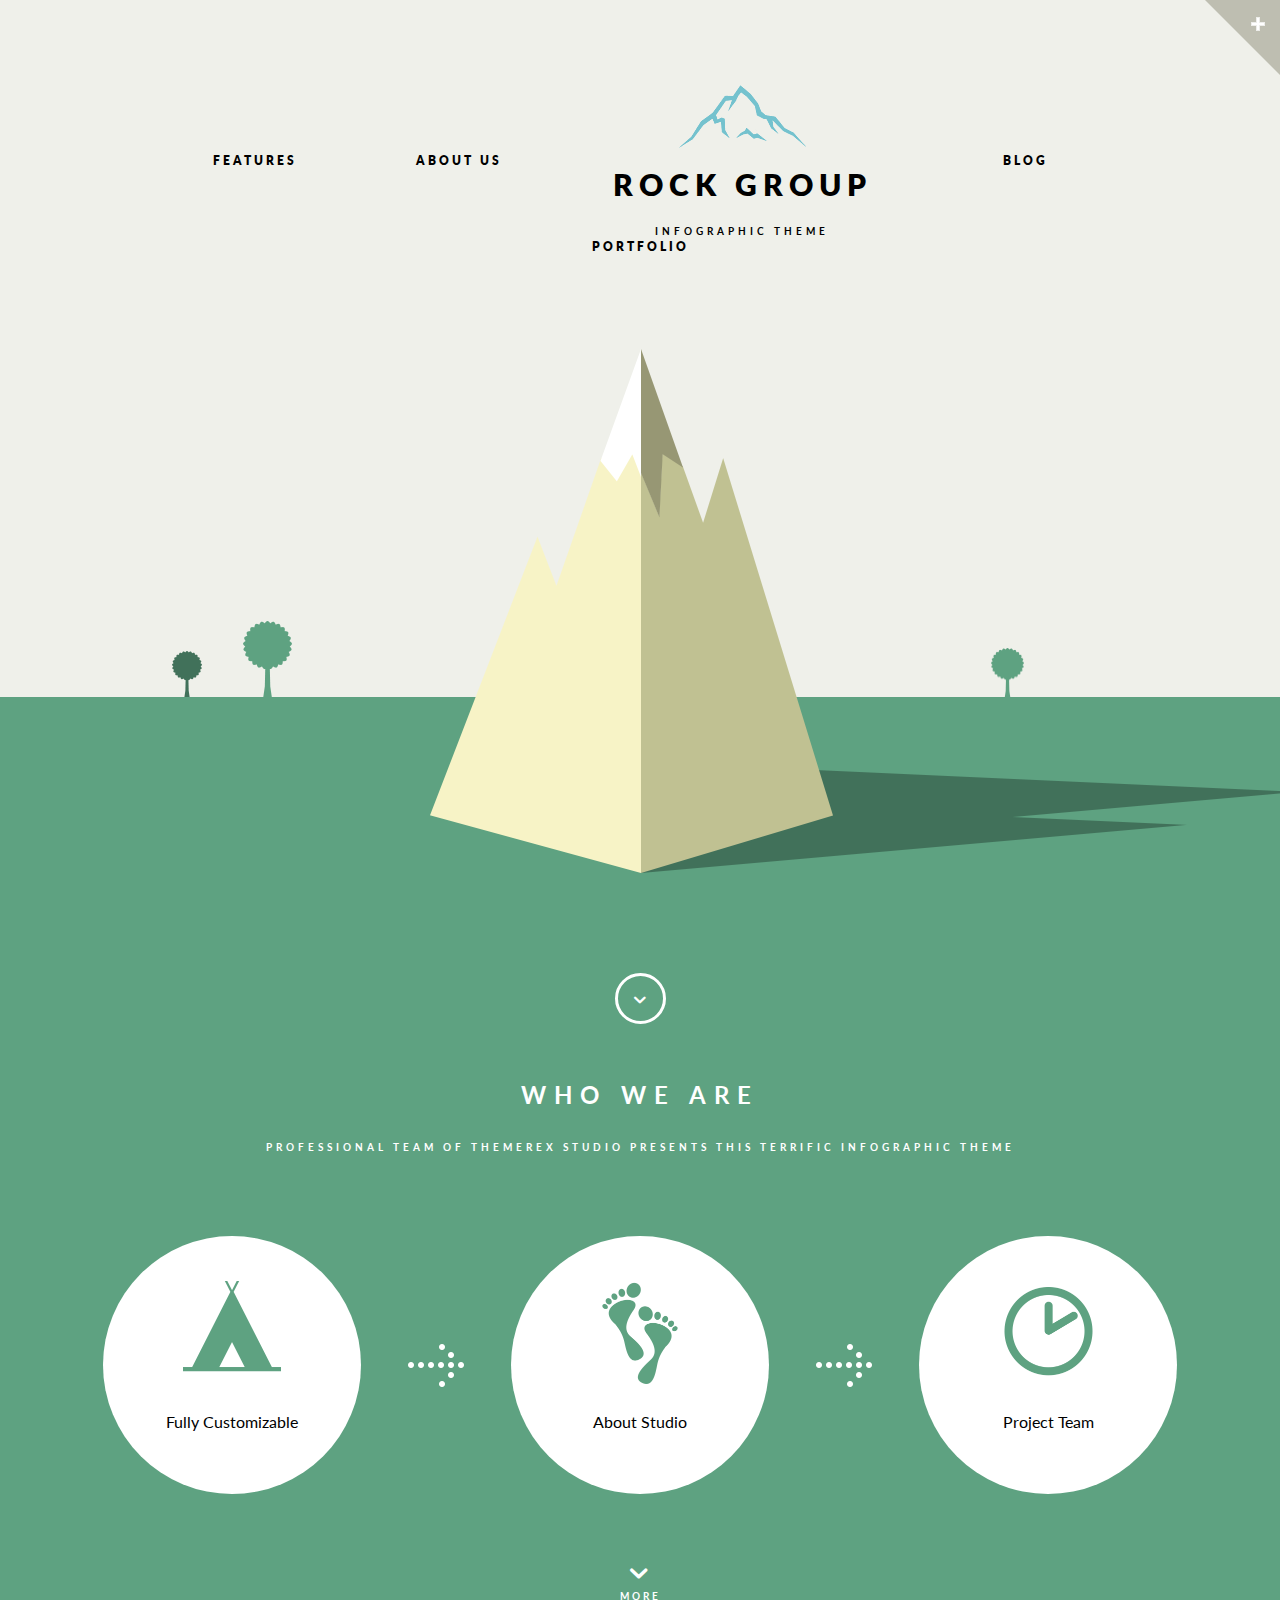
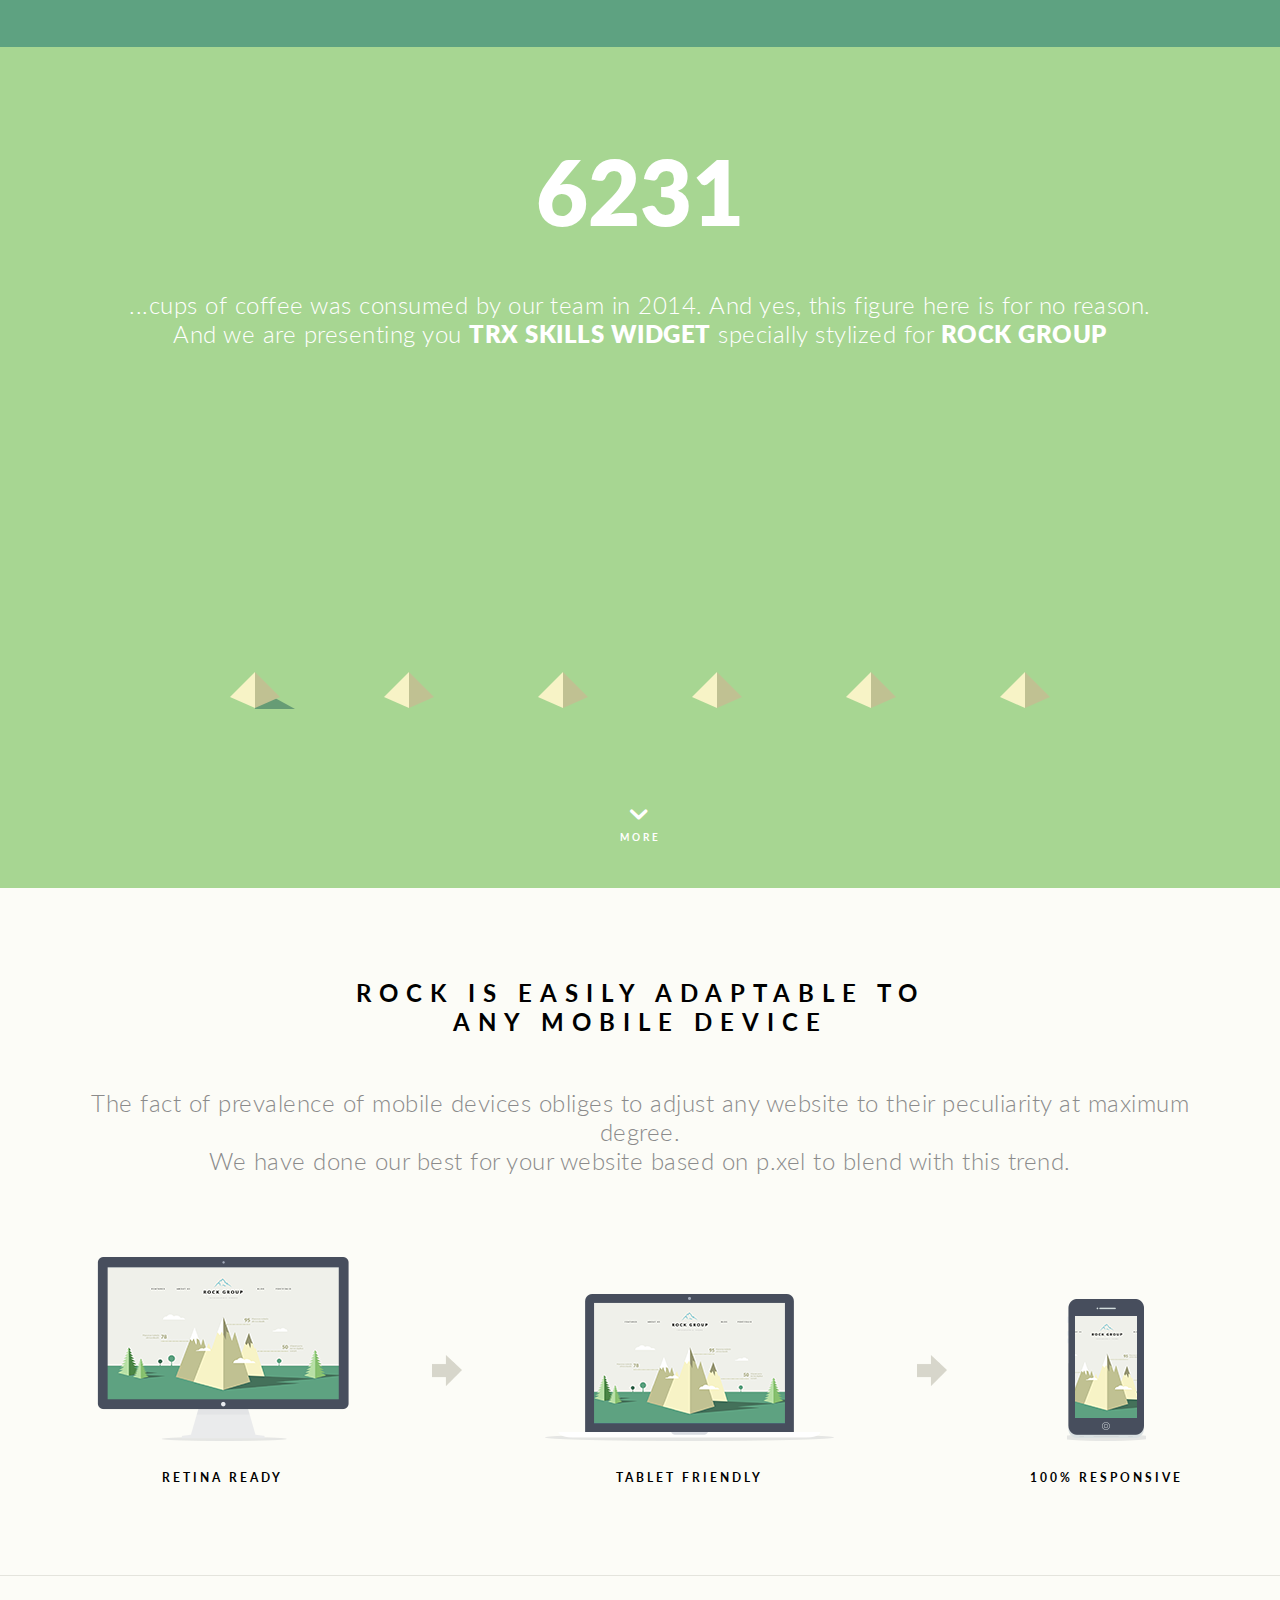
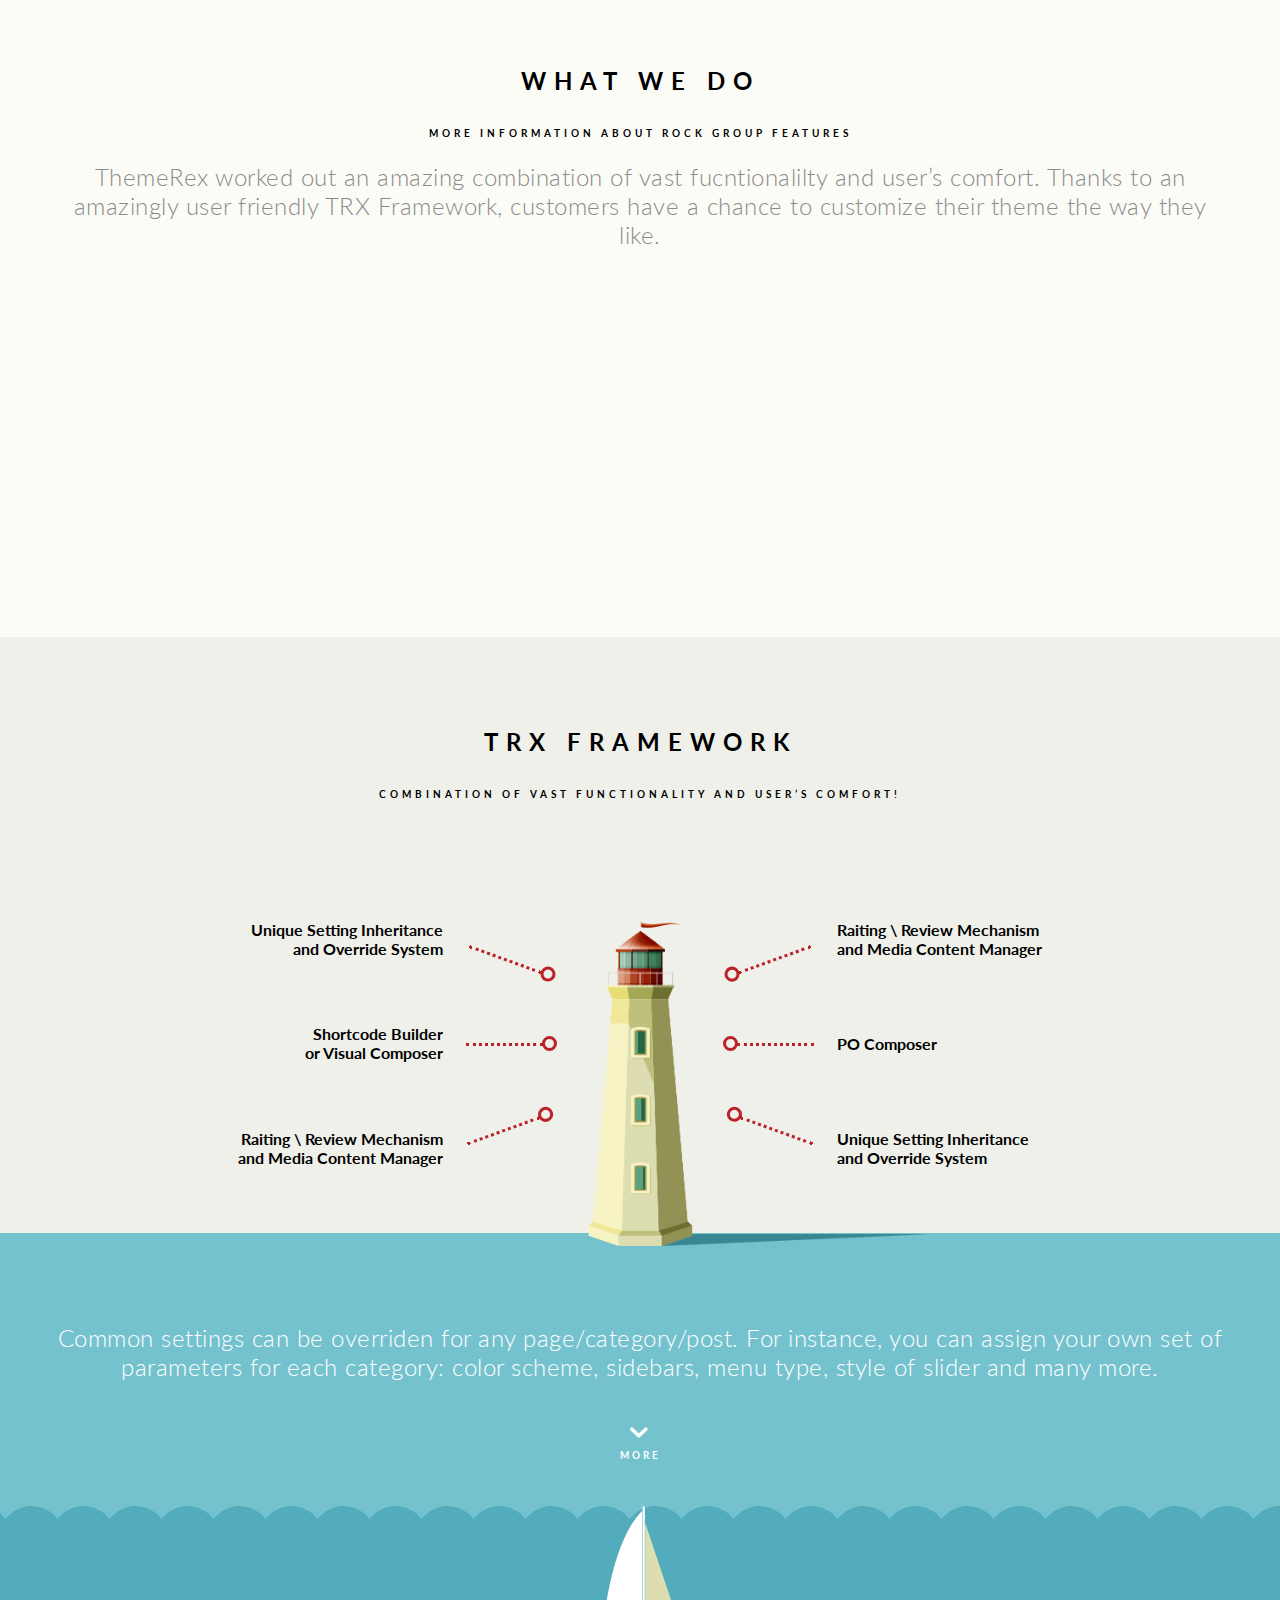
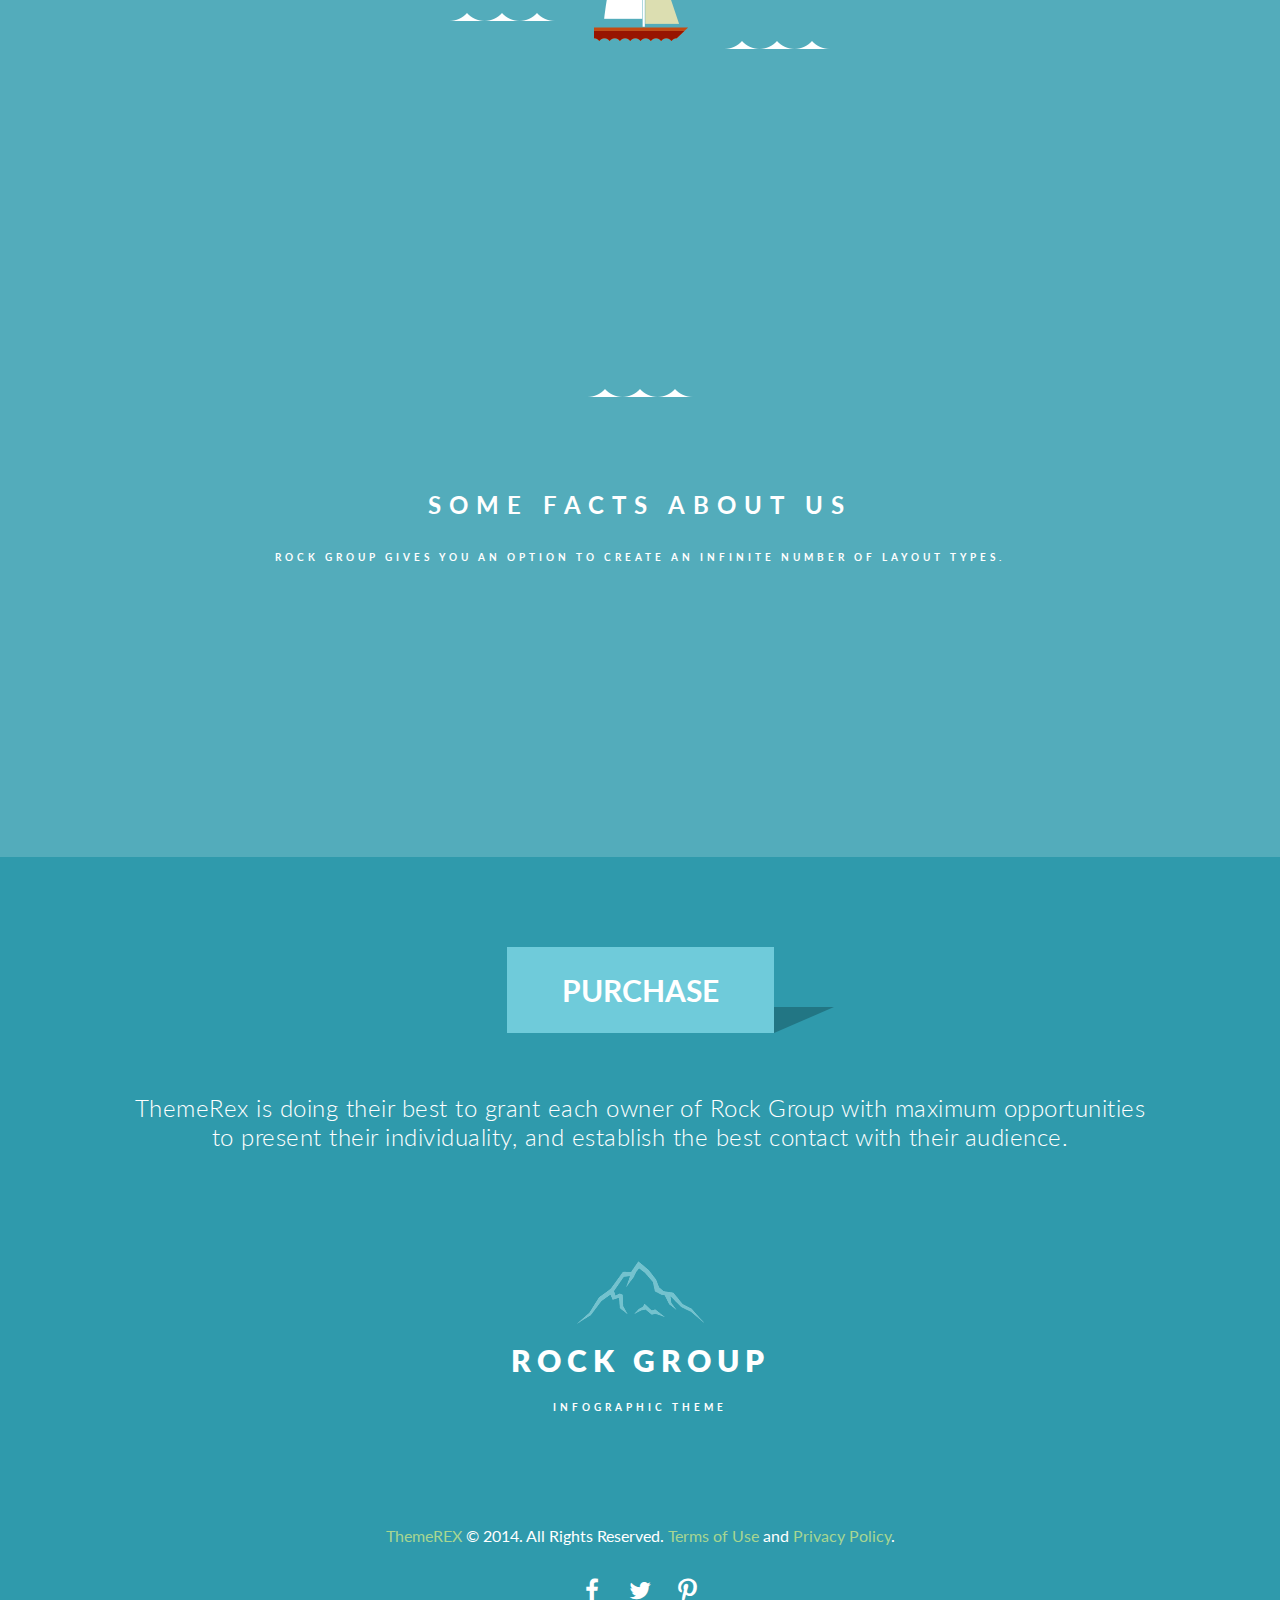
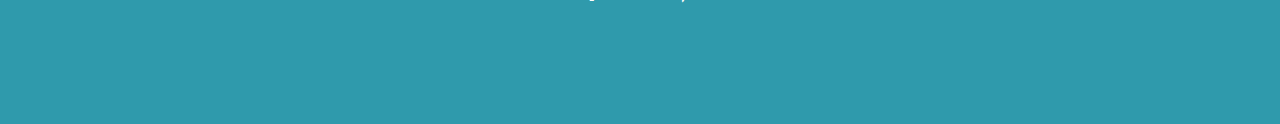
<file: index.html>
<!DOCTYPE html>
<html>
    <head>
        <meta charset="UTF-8">
        <title>Mainpack</title>
        <meta name="viewport" content="width=device-width, initial-scale=1, maximum-scale=1">
        <link rel="stylesheet" type="text/css" href="css/style.css">
        <link rel="stylesheet" type="text/css" href="css/fontello/css/fontello.css">
        <link rel="stylesheet" type="text/css" href="css/prettyPhoto.css">
        <link rel="stylesheet" type="text/css" href="css/responsiveslides.css">
        <link rel="stylesheet" type="text/css" href="css/responsive.css">
        <link href='http://fonts.googleapis.com/css?family=Lato:100,300,400,700,900' rel='stylesheet' type='text/css'>
    </head>
    <body class="no-blog">
		<div class="body_background"></div>
        <!--Custom panel -->
        <div class="panelbutton"></div>
        <div class="panel">
            <div class="columns">
                <div class="item homepages">
                    <div class="title">Homepage Style</div>
                    <ul>
                        <li><a href="index.html" class="active">rock group</a></li>
                        <li><a href="ecogroup.html">eco group</a></li>
                        <li><a href="travelgroup.html">travel group</a></li>
                    </ul>
                </div>
                <div class="item patterns">
                    <div class="title">Patterns</div>
                    <ul>
                        <li><div class="pattern1"></div></li>
                        <li><div class="pattern2"></div></li>
                        <li><div class="pattern3"></div></li>
                        <li><div class="pattern4"></div></li>
                        <li><div class="pattern5"></div></li>
                        <li><div class="pattern6"></div></li>
                    </ul>
                </div>
                <div class="item background">
                    <div class="title">Background Image</div>
                    <ul>
                        <li><div class="background1"></div></li>
                        <li><div class="background2"></div></li>
                        <li><div class="background3"></div></li>
                        <li><div class="background4"></div></li>
                        <li><div class="background5"></div></li>
                        <li><div class="background6"></div></li>
                    </ul>
                </div>
                <div class="item layout">
                    <div class="title">Layout Style</div>
                    <div><span id="boxed">boxed</span><span id="wide" class="active">wide</span></div>
                </div>
            </div>
            <div class="close"></div>
        </div>
        <!--/Custom panel -->
        <div class="box">
            <header id="header" class="container">
                <div class="main">
                    <nav class="header">
                        <ul>
                            <li><a href="shortcodes.html">features</a></li>
                            <li><a href="about.html">about us</a></li>
                            <li class="logo">
                                <a href="index.html">
                                    <img src="images/logo.png" alt="">
                                    <h3>rock group</h3>
                                    <h6>infographic theme</h6>
                                </a>
                            </li>
                            <li><a href="blog.html">blog</a></li>
                            <li><a href="gallery.html">portfolio</a></li>
                        </ul>
                    </nav>
                    <nav class="header scroll_menu">
                        <ul>
                            <li><a href="shortcodes.html">features</a></li>
                            <li><a href="about.html">about us</a></li>
                            <li class="logo">
                                <a href="index.html">
                                    <img src="images/logo.png" alt="">
                                    <h3>rock group</h3>
                                    <h6>infographic theme</h6>
                                </a>
                            </li>
                            <li><a href="blog.html">blog</a></li>
                            <li><a href="gallery.html">portfolio</a></li>
                        </ul>
                    </nav>
                    <div id="scene_1">
                        <img class="item" src="images/scene/a1.png" alt="">
                        <div id="items">
                            <div><img src="images/scene/101.png" alt=""></div>
                            <div><img src="images/scene/102.png" alt=""></div>
                            <div><img src="images/scene/103.png" alt=""></div>
                            <div><img src="images/scene/104.png" alt=""></div>
                            <div><img src="images/scene/105.png" alt=""></div>
                        </div>
                        <img class="item" src="images/scene/a5.png" alt="">
                        <img id="airplane" src="images/scene/6.png" alt="">
                        <div class="clouds">
                            <div id="cl_1" data-time="28" data-direction="right"></div>
                            <div id="cl_2" data-time="36" data-direction="left"></div>
                            <div id="cl_3" data-time="57" data-direction="left"></div>
                            <div id="cl_4" data-time="49" data-direction="right"></div>
                        </div>
                        <div class="headline">
                            <a href="" id="ln_1"><span class="numder">50</span><span>Aliquam porta dui nec dapibus.</span></a>
                            <a href="" id="ln_2" class="right"><span>Maecenas molestie ultrices blandit.</span><span class="numder">78</span></a>
                            <a href="" id="ln_3"><span class="numder">95</span><span>Maecenas molestie ultrices blandit.</span></a>
                        </div>
                    </div>
                    <div class="more_arrow"><span class="icon-down-open"></span></div>
                </div>
            </header>
            <section class="container darkseagreen">
                <div class="main white">
                    <h4>Who we are</h4>
                    <h6>Professional team of ThemeRex studio presents this terrific Infographic Theme</h6>
                    <div id="about">
                        <a href="" class="item"><img src="images/1.png" alt=""><span>Fully Customizable</span></a>
                        <div class="arrow"></div>
                        <a href=""  class="item"><img src="images/2.png" alt=""><span>About Studio</span></a>
                        <div class="arrow"></div>
                        <a href=""  class="item"><img src="images/3.png" alt=""><span>Project Team</span></a>
                    </div>
                    <div class="open_more" data-cont="tabs">
                        <div class="icon-down-open"></div>
                        <span>more</span>
                    </div>
                </div>
            </section>
            <section id="tabs" class="container beige">
                <div class="tabs_name darkseagreen">
                    <ul>
                        <li class="active">fully customizable</li>
                        <li>about studio</li>
                        <li>project team</li>
                    </ul>
                </div>
                <div class="tabs main ">
                    <div class="tab active">
                        <h2>FULLY Customizable</h2>
                        <div class="title">RockGroup is an Infographic theme that offers infinite options for creation of the unique layout for your website.</div>
                        <div class="slider_container">
                            <ul id="slider1" class="rslides">
                                <li><img src="images/scene/14.png" alt="" /></li>
                                <li><img src="images/scene/15.png" alt="" /></li>
                                <li><img src="images/scene/16.png" alt="" /></li>
                            </ul>
                        </div>
                        <div class="content gray">We created three popular infographic skins for business, ecology and travel. You may use these templates both for these themes and for many others, since they are quite versatile.	</div>
                    </div>
                    <div class="tab">
                        <h2>About STUDIO</h2>
                        <div class="columns_2">
                            <div class="item">
                                <div class="icon"><img src="images/icons/1.png" alt=""></div>
                                <div class="content">
                                    <h4 class="light black">With Love to Customers</h4>
                                    <span>ThemeRex is a studio that aims to make their user’s experience easier and much more pleasant. You probalby won’t have a better opportunity to make sure of their competence, as well as friendliness towards their customers. Vast experience and understanding of each product’s peculiarities let ThemeRex create outstanding business solutions.</span>
                                </div>
                            </div>
                            <div class="item">
                                <div class="icon"><img src="images/icons/2.png" alt=""></div>
                                <div class="content">
                                    <h4 class="light black">High Professionalism</h4>
                                    <span>Many year experience and hundreds of successful projects have made ThemeRex a professional on the web area. Within this period of time, the company has gone through a serious evolution from amateurs to leaders. We create templates for your websites that will increase your reputation and highlight your professionalism and leadership.</span>
                                </div>
                            </div>
                        </div>
                        <div class="columns_2">
                            <div class="item">
                                <div class="icon"><img src="images/icons/3.png" alt=""></div>
                                <div class="content">
                                    <h4 class="light black">Serving Clients’ Goals </h4>
                                    <span>ThemeRex is doing their best to grant each owner of their themes with maximum opportunities to present their individuality, show their achievements, and establish the best contact with their audience. Using their rich experience, world’s innovations and their own web solutions the ThemeRex team creates templates that will solve your business’s tasks at maximum degree.</span>
                                </div>
                            </div>
                            <div class="item">
                                <div class="icon"><img src="images/icons/4.png" alt=""></div>
                                <div class="content">
                                    <h4 class="light black">Reliability and Prestige</h4>
                                    <span>Purchasing products from ThemeRex means entrusting your reputation to one of the best web-studios. ThemeRex company does its work with its customer in mind. That is why you are getting the best product that will perfectly suit your needs.</span>
                                </div>
                            </div>
                        </div>
                    </div>
                    <div class="tab">
                        <h2>Project TEAM</h2>
                        <div class="team vertical">
                            <div class="item">
                                <div class="image">
                                    <img src="images/scene/18.png" alt="">
                                    <div class="overlay">
                                        <ul class="social">
                                            <li><a href="https://www.facebook.com/themerex/"><span class="icon-facebook"></span></a></li>
                                            <li><a href="https://twitter.com/Theme_REX/"><span class="icon-twitter"></span></a></li>
                                            <li><a href="#"><span class="icon-pinterest"></span></a></li>
                                        </ul>
                                    </div>
                                </div>
                                <div class="content right">
                                    <a href="#">
                                        <h4 class="light black">Trinity</h4>
                                    </a>
                                    <a href="#"><span>Web Designer</span></a>
                                </div>
                            </div>
                            <div class="item">
                                <div class="image">
                                    <img src="images/scene/19.png" alt="">
                                    <div class="overlay">
                                        <ul class="social">
                                            <li><a href="https://www.facebook.com/themerex/"><span class="icon-facebook"></span></a></li>
                                            <li><a href="https://twitter.com/Theme_REX/"><span class="icon-twitter"></span></a></li>
                                            <li><a href="#"><span class="icon-pinterest"></span></a></li>
                                        </ul>
                                    </div>
                                </div>
                                <div class="content left">
                                    <a href="#">
                                        <h4 class="light black">Katherine</h4>
                                    </a>
                                    <a href="#"><span>Web Developer</span></a>
                                </div>
                            </div>
                            <div class="item">
                                <div class="image">
                                    <img src="images/scene/17.png" alt="">
                                    <div class="overlay">
                                        <ul class="social">
                                            <li><a href="https://www.facebook.com/themerex/"><span class="icon-facebook"></span></a></li>
                                            <li><a href="https://twitter.com/Theme_REX/"><span class="icon-twitter"></span></a></li>
                                            <li><a href="#"><span class="icon-pinterest"></span></a></li>
                                        </ul>
                                    </div>
                                </div>
                                <div class="content right">
                                    <a href="#">
                                        <h4 class="light black">Henry</h4>
                                    </a>
                                    <a href="#"><span>Project Manager</span></a>
                                </div>
                            </div>
                        </div>
                    </div>
                </div>
                <div class="open_more gray" data-cont="tabs">
                    <div class="icon-down-open gray"></div>
                    <span>hide</span>
                </div>
            </section>
            <section class="container pad90-top yellowgreen">
                <div class="main white">
                    <h1>6231</h1>
                    <h4 class="light">...cups of coffee was consumed by our team in 2014. And yes, this figure here is for no reason.<br/> And we are presenting you <b>trx skills widget</b> specially stylized for <b>rock group</b></h4>
                    <div class="widget_skills">
                        <div class="widget_inner">
                            <div class="skills_row">
                                <span class="value">5474</span>
                                <div class="progressbar">
                                    <div class="progress" data-process="80%">
                                        <div class="before"></div>
                                        <div class="after"></div>
                                    </div>
                                    <div class="foot"></div>
                                    <div class="shadow"></div>
                                </div>
                                <span class="caption">L1</span>
                            </div>
                            <div class="skills_row">
                                <span class="value">856</span>
                                <div class="progressbar">
                                    <div class="progress" data-process="40%">
                                        <div class="before"></div>
                                        <div class="after"></div>
                                    </div>
                                    <div class="foot"></div>
                                </div>
                                <span class="caption">L2</span>
                            </div>
                            <div class="skills_row">
                                <span class="value">3568</span>
                                <div class="progressbar">
                                    <div class="progress" data-process="70%">
                                        <div class="before"></div>
                                        <div class="after"></div>
                                    </div>
                                    <div class="foot"></div>
                                </div>
                                <span class="caption">L3</span>
                            </div>
                            <div class="skills_row">
                                <span class="value">2354</span>
                                <div class="progressbar">
                                    <div class="progress" data-process="60%">
                                        <div class="before"></div>
                                        <div class="after"></div>
                                    </div>
                                    <div class="foot"></div>
                                </div>
                                <span class="caption">L4</span>
                            </div>
                            <div class="skills_row">
                                <span class="value">6231</span>
                                <div class="progressbar">
                                    <div class="progress" data-process="100%">
                                        <div class="before"></div>
                                        <div class="after"></div>
                                    </div>
                                    <div class="foot"></div>
                                </div>
                                <span class="caption">L5</span>
                            </div>
                            <div class="skills_row">
                                <span class="value">1256</span>
                                <div class="progressbar">
                                    <div class="progress" data-process="50%">
                                        <div class="before"></div>
                                        <div class="after"></div>
                                    </div>
                                    <div class="foot"></div>
                                </div>
                                <span class="caption">L6</span>
                            </div>
                        </div>
                    </div>
                    <div class="open_more" data-cont="post_sdb">
                        <div class="icon-down-open"></div>
                        <span>more</span>
                    </div>
                </div>
            </section>
            <section id="post_sdb" class="container pad90">
                <div class="main">
                    <div class="image"><img src="images/scene/20.png" alt=""></div>
                    <div class="post_sdb">
                        <h2>Skills Widget</h2>
                        <div class="info marg60-bot">
                            Posted <a href="" class="date">February 25, 2014</a>
                            by <a href="" class="author">TRX_admin</a>
                            in <a class="link" href="">Post Formats, Post formats fullwidth</a>
                        </div>
                        <div class="text marg60-bot">To display your knowledge and skills graphically, you have a specially designed widget at your disposal, such as "TRX Skills". You may choose unlimited number of skills, name them, set the level, color and one of the display styles.<br/> Vivamus vel mauris id turpis scelerisque ullamcorper. Ut non velit blandit neque aliquam finibus. Donec ornare tortor ac arcu elementum fermentum. Suspendisse rhoncus est vitae leo rutrum congue. Pellentesque nisl sapien, mollis sit amet eros in, imperdiet tempus tortor. Nulla eu lobortis sem. Mauris vitae aliquet tortor.</div>
                        <div class="sharing marg60-bot">
                            <ul>
                                <li class="more"><span class="icon icon-link"></span><span>More</span></li>
                                <li class="share"><span class="icon icon-share"></span><span>Share</span></li>
                                <li class="views"><span class="icon icon-eye"></span><span>153</span></li>
                                <li class="comments"><span class="icon icon-comment"></span><span>1</span></li>
                                <li class="rating"><span class="icon icon-star"></span><span>79.3</span></li>
                                <li class="likes"><span class="icon icon-heart"></span><span>18</span></li>
                            </ul>
                        </div>
                        <div class="more"><a href="">read more</a></div>
                    </div>
                </div>
            </section>
            <section id="dev_container" class="container pad90">
                <div class="main">
                    <h4>rock is easily adaptable to <br/> any mobile device</h4>
                    <h4 class="light gray">The fact of prevalence of mobile devices obliges to adjust any website to their peculiarity at maximum degree. <br/> We have done our best for your website based on p.xel to blend with this trend.</h4>
                    <div id="devices">
                        <div class="item"><img src="images/ledcinema.png" alt=""><span>Retina Ready</span></div>
                        <div class="arrow"></div>
                        <div class="item"><img src="images/macbook.png" alt=""><span>Tablet friendly</span></div>
                        <div class="arrow"></div>
                        <div class="item"> <img src="images/mobile.png" alt=""><span>100% responsive</span></div>
                    </div>
                </div>
            </section>
            <section class="container pad90 cornsilk">
                <div class="main">
                    <h4>what we do</h4>
                    <h6>more information about rock group features</h6>
                    <h4 class="light gray">ThemeRex worked out an amazing combination of vast fucntionalilty and user’s comfort. Thanks to an amazingly user friendly TRX Framework, customers have a chance to customize their theme the way they like. </h4>
                    <div class="diagram_skills resp marg90">
                        <div class="title"><span class="number">100%</span>result</div>
                        <div id="sk_1" class="sc_skills">
                            <canvas id="canvas_sk_1" height="520" width="520" data-percent="25" data-color="#c0c192"></canvas>
                            <div class="line">
                                <div class="tail"></div>
                            </div>
                            <div class="item">
                                <img src="images/7.png" alt=""><span>100% Responsive</span>
                                <div class="content">The fact of prevalence of mobile devices obliges to adjust any actual website to their peculiarity at maximum degree.</div>
                            </div>
                        </div>
                        <div id="sk_2" class="sc_skills">
                            <canvas id="canvas_sk_2" height="460" width="460" data-percent="50" data-color="#c44b12"></canvas>
                            <div class="line">
                                <div class="tail"></div>
                            </div>
                            <div class="item">
                                <img src="images/6.png" alt=""><span>Free Support</span>
                                <div class="content">Our Support Team is ready to become your reliable guide in the World of RockGroup. We provide free access to theme Documentation and our Ticket Sys.</div>
                            </div>
                        </div>
                        <div id="sk_3" class="sc_skills">
                            <canvas id="canvas_sk_3" height="400" width="400" data-percent="75" data-color="#669c75"></canvas>
                            <div class="line">
                                <div class="tail"></div>
                            </div>
                            <div class="item">
                                <img src="images/5.png" alt=""><span>Shortcodes</span>
                                <div class="content">Rock Group includes the most full set of Shortcodes, amongst which you can find those you can get only in ThemeRex products.</div>
                            </div>
                        </div>
                        <div id="sk_4" class="sc_skills">
                            <canvas id="canvas_sk_4" height="340" width="340" data-percent="85" data-color="#3d9ba9"></canvas>
                            <div class="line">
                                <div class="tail"></div>
                            </div>
                            <div class="item">
                                <img src="images/4.png" alt=""><span>SEO Ready</span>
                                <div class="content">HTML5 code integrated into the theme meets the best SEO approaches. The theme supports compatibility with  advaneced SEO plugins.</div>
                            </div>
                        </div>
                    </div>
                </div>
            </section>
            <section class="container pad90-top beige">
                <div class="main">
                    <h4>trx framework</h4>
                    <h6>Combination of vast functionality and user’s comfort!</h6>
                    <div id="framework">
                        <div class="item left">
                            <ul>
                                <li>
                                    <a href="">Unique Setting Inheritance<br/> and Override System</a>
                                    <div class="line">
                                        <div class="head"></div>
                                    </div>
                                </li>
                                <li>
                                    <a href="">Shortcode Builder<br/> or Visual Composer </a>
                                    <div class="line">
                                        <div class="head"></div>
                                    </div>
                                </li>
                                <li>
                                    <a href="">Raiting \ Review Mechanism<br/> and Media Content Manager </a>
                                    <div class="line">
                                        <div class="head"></div>
                                    </div>
                                </li>
                            </ul>
                        </div>
                        <div class="item"><img src="images/scene/7.png" alt=""></div>
                        <div class="item right">
                            <ul>
                                <li>
                                    <a href="">Raiting \ Review Mechanism<br/> and Media Content Manager </a>
                                    <div class="line">
                                        <div class="head"></div>
                                    </div>
                                </li>
                                <li>
                                    <a href="">PO Composer </a>
                                    <div class="line">
                                        <div class="head"></div>
                                    </div>
                                </li>
                                <li>
                                    <a href="">Unique Setting Inheritance<br/> and Override System </a>
                                    <div class="line">
                                        <div class="head"></div>
                                    </div>
                                </li>
                            </ul>
                        </div>
                    </div>
                </div>
            </section>
            <section class="container pad90-top skyblue">
                <div class="main">
                    <h4 class="light white">Common settings can be overriden for any page/category/post. For instance, you can assign your own set of parameters for each category: color scheme, sidebars, menu type, style of slider and many more.</h4>
                    <div class="open_more" data-cont="video">
                        <div class="icon-down-open"></div>
                        <span>more</span>
                    </div>
                </div>
            </section>
            <section id="video" class="container skyblue">
                <div class="main">
                    <div class="video_container">
                        <div class="video_thumb" data-frame="http://player.vimeo.com/video/105286558"></div>
                    </div>
                    <div class="content large white">TRX Framework It is a result of accumulated experience of WordPress themes development and constant contact with customers.<br/> It worked out an amazing combination of vast functionality and user’s comfort. Thanks to an amazingly user friendly TRX Framework,<br/> customers have a chance to customize their theme the way they like.  </div>
                    <div class="open_more" data-cont="video">
                        <div class="icon-down-open"></div>
                        <span>more</span>
                    </div>
                </div>
            </section>
            <section id="diagram_skills_2" class="container seagreen">
                <div class="main">
                    <div id="scene_2">
                        <div id="ship"><img src="images/scene/s1.png" alt=""></div>
                        <div class="wave left"></div>
                        <div class="wave right"></div>
                    </div>
                    <div class="skills_container">
                        <div class="diagram_skills" data-cutout="90">
                            <div class="title"><span class="number">13</span></div>
                            <div id="sd_1" class="sc_skills">
                                <canvas id="canvas_sd_1" height="180" width="180" data-percent="80" data-color="#ffffff"></canvas>
                                <div class="name">psd</div>
                            </div>
                        </div>
                        <div class="diagram_skills" data-cutout="90">
                            <div class="title"><span class="number">2</span></div>
                            <div id="sd_2" class="sc_skills">
                                <canvas id="canvas_sd_2" height="180" width="180" data-percent="40" data-color="#ffffff"></canvas>
                                <div class="name">drupal</div>
                            </div>
                        </div>
                        <div class="diagram_skills" data-cutout="90">
                            <div class="title"><span class="number">10</span></div>
                            <div id="sd_3" class="sc_skills">
                                <canvas id="canvas_sd_3" height="180" width="180" data-percent="75" data-color="#ffffff"></canvas>
                                <div class="name">wp</div>
                            </div>
                        </div>
                        <div class="diagram_skills" data-cutout="90">
                            <div class="title"><span class="number">7</span></div>
                            <div id="sd_4" class="sc_skills">
                                <canvas id="canvas_sd_4" height="180" width="180" data-percent="65" data-color="#ffffff"></canvas>
                                <div class="name">html</div>
                            </div>
                        </div>
                    </div>
                    <div id="scene_3"></div>
                </div>
            </section>
            <section class="container pad90-top seagreen">
                <div class="main white">
                    <h4>some facts about us</h4>
                    <h6>rock group gives you an option to create an infinite number of layout types.</h6>
                    <div id="widget_2" class="widget_skills">
                        <div class="widget_inner">
                            <a href="" id="lw_1" class="skills_row">
                                <img src="images/scene/12.png" alt="">
                                <div class="name">Css3</div>
                            </a>
                            <a href="" id="lw_2" class="skills_row">
                                <img src="images/scene/11.png" alt="">
                                <div class="name">Html5</div>
                            </a>
                            <a href="" id="lw_3" class="skills_row">
                                <img src="images/scene/10.png" alt="">
                                <div class="name">MySql</div>
                            </a>
                            <a href="" id="lw_4" class="skills_row">
                                <img src="images/scene/9.png" alt="">
                                <div class="name">pHp</div>
                            </a>
                            <a href="" id="lw_5" class="skills_row">
                                <img src="images/scene/13.png" alt="">
                                <div class="name">Design</div>
                            </a>
                        </div>
                    </div>
                </div>
            </section>
            <section class="container pad90-top cadetblue">
                <div class="main">
                    <a href="http://themeforest.net/item/rock-group-multipurpose-infographic-theme/9005879" class="button anim">purchase</a>
                    <h4 class="light white marg0">ThemeRex is doing their best to grant each owner of Rock Group with maximum opportunities<br/> to present their individuality, and establish the best contact with their audience.</h4>
                </div>
            </section>
            <footer class="footer container cadetblue">
                <div class="main white">
                    <div class="logo">
                        <img src="images/logo.png" alt="">
                        <h3>rock group</h3>
                        <h6>infographic theme</h6>
                    </div>
                    <div class="content"><a href="http://themeforest.net/user/ThemeREX?WT.ac=item_profile_text&WT.z_author=ThemeREX">ThemeREX</a> © 2014. All Rights Reserved. <a href="http://themeforest.net/user/ThemeREX/portfolio?WT.ac=portfolio_item&WT.z_author=ThemeREX">Terms of Use</a> and <a href="">Privacy Policy</a>.</div>
                    <div class="social">
                        <ul>
                            <li><a href=""><span class="icon-facebook"></span></a></li>
                            <li><a href=""><span class="icon-twitter"></span></a></li>
                            <li><a href=""><span class="icon-pinterest"></span></a></li>
                        </ul>
                    </div>
                </div>
            </footer>
        </div>
        <script type="text/javascript" src="js/jquery.min.js"></script> 
        <script type="text/javascript" src="js/Chart.min.js"></script> 
        <script type="text/javascript" src="js/jquery.flexslider.min.js"></script>
        <script type="text/javascript" src="js/jquery.prettyPhoto.js"></script>
        <script type="text/javascript" src="js/SmoothScroll.js"></script>
        <script type="text/javascript" src="js/responsiveslides.js"></script>
		<script type="text/javascript" src="js/jquery.cookie.js"></script>
        <script type="text/javascript" src="js/_front.js"></script>
    </body>
</html>
</file>
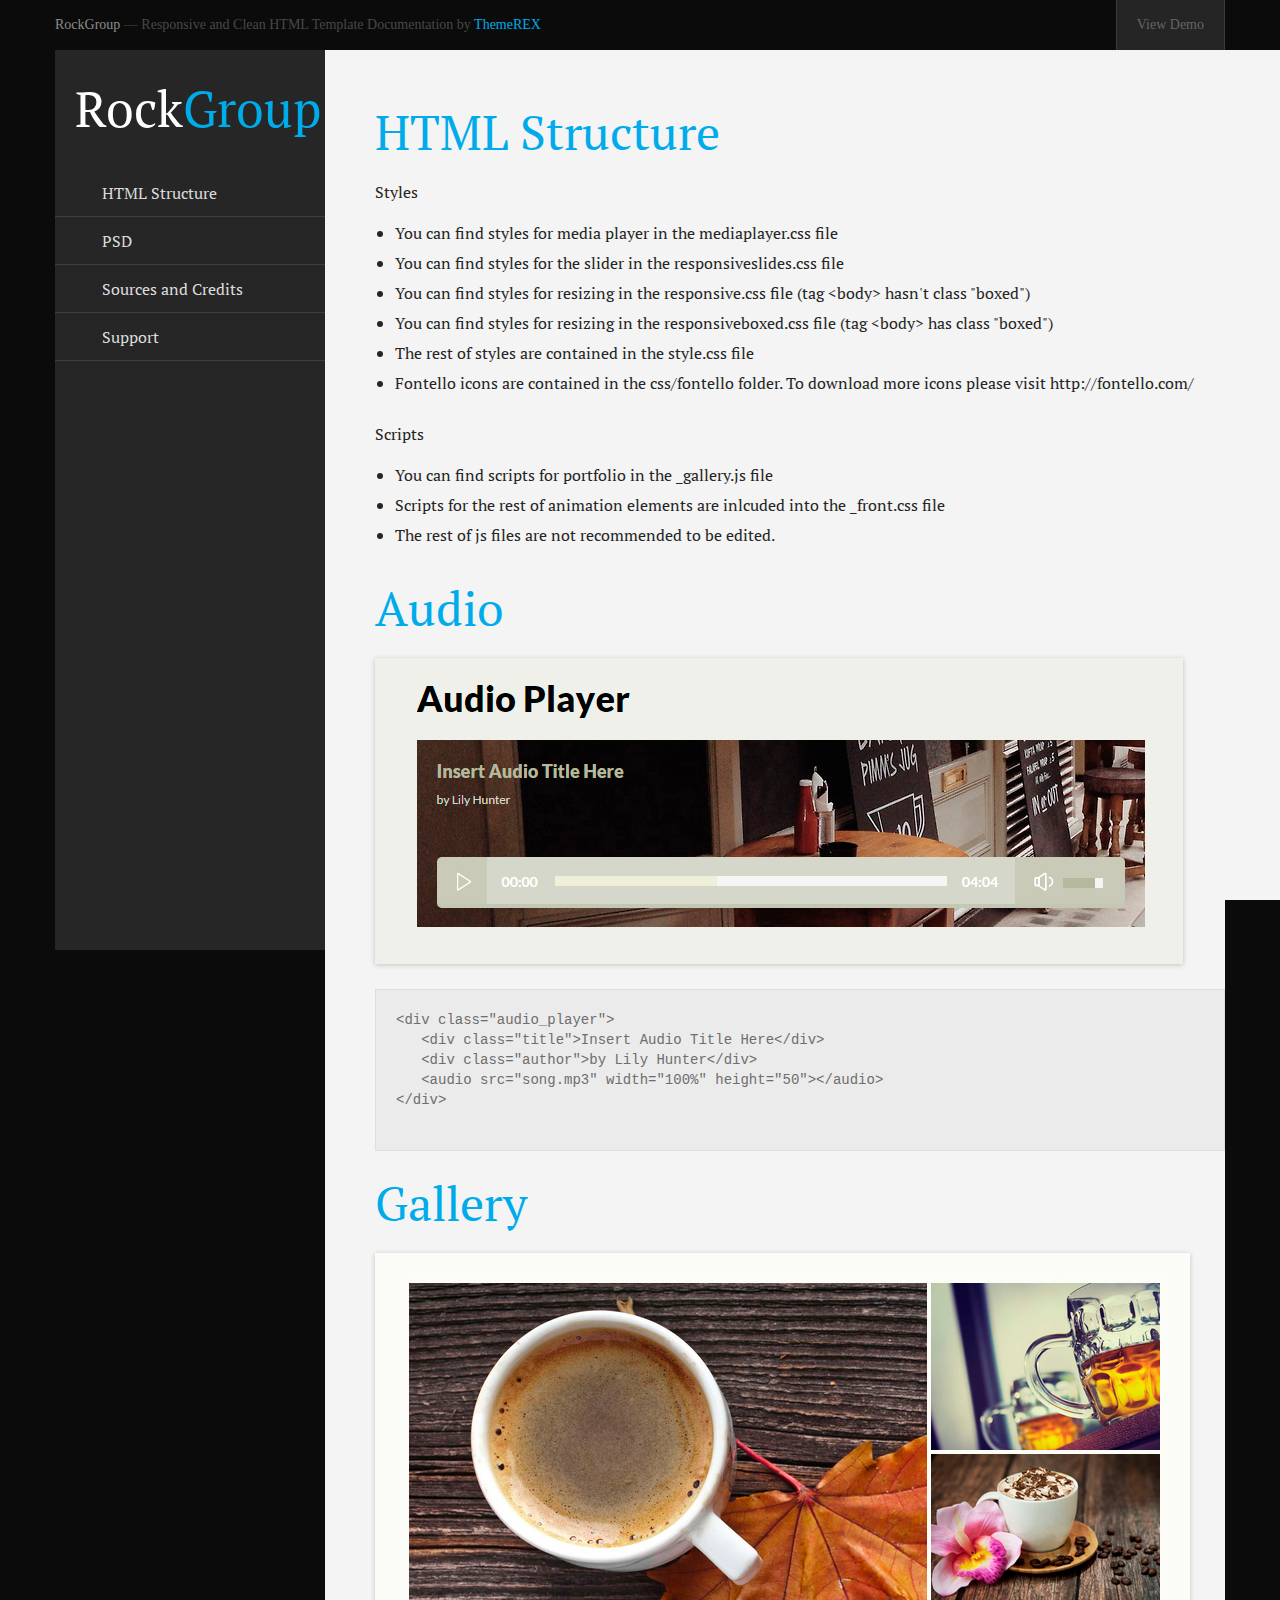
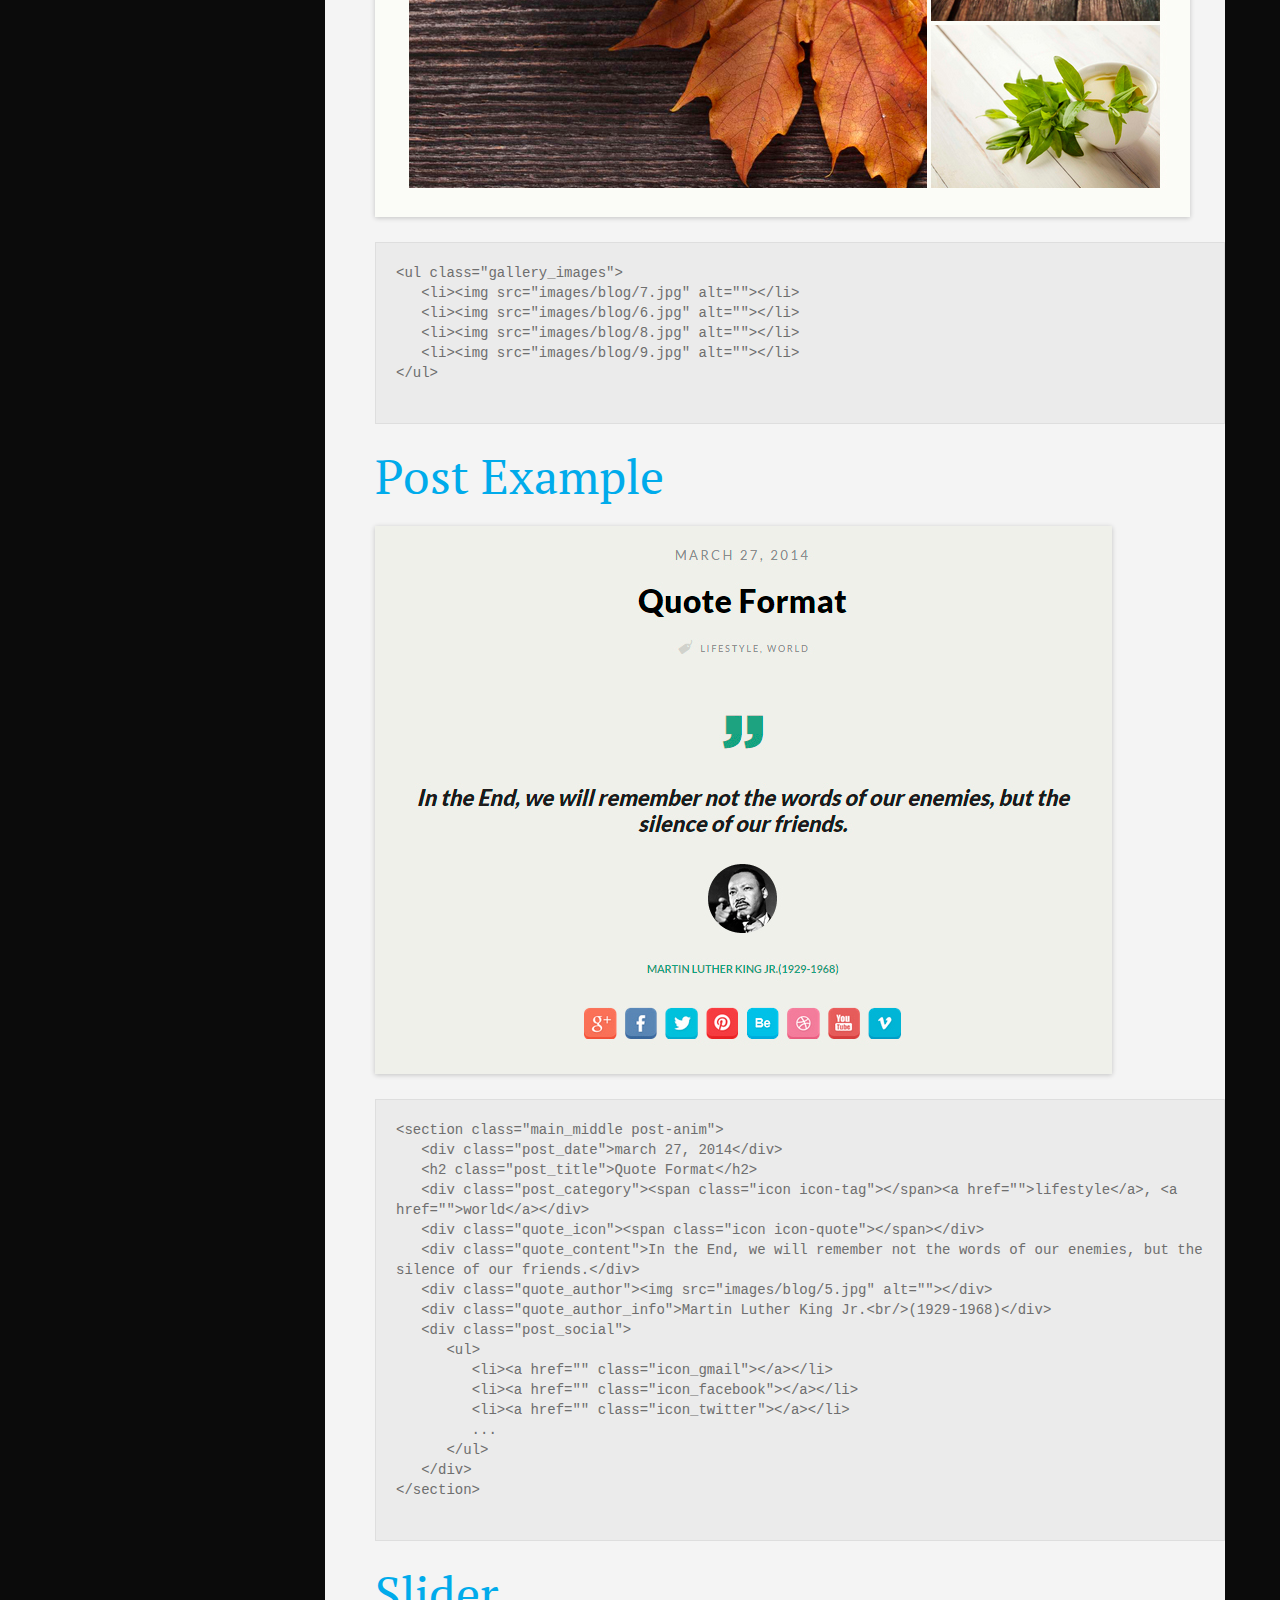
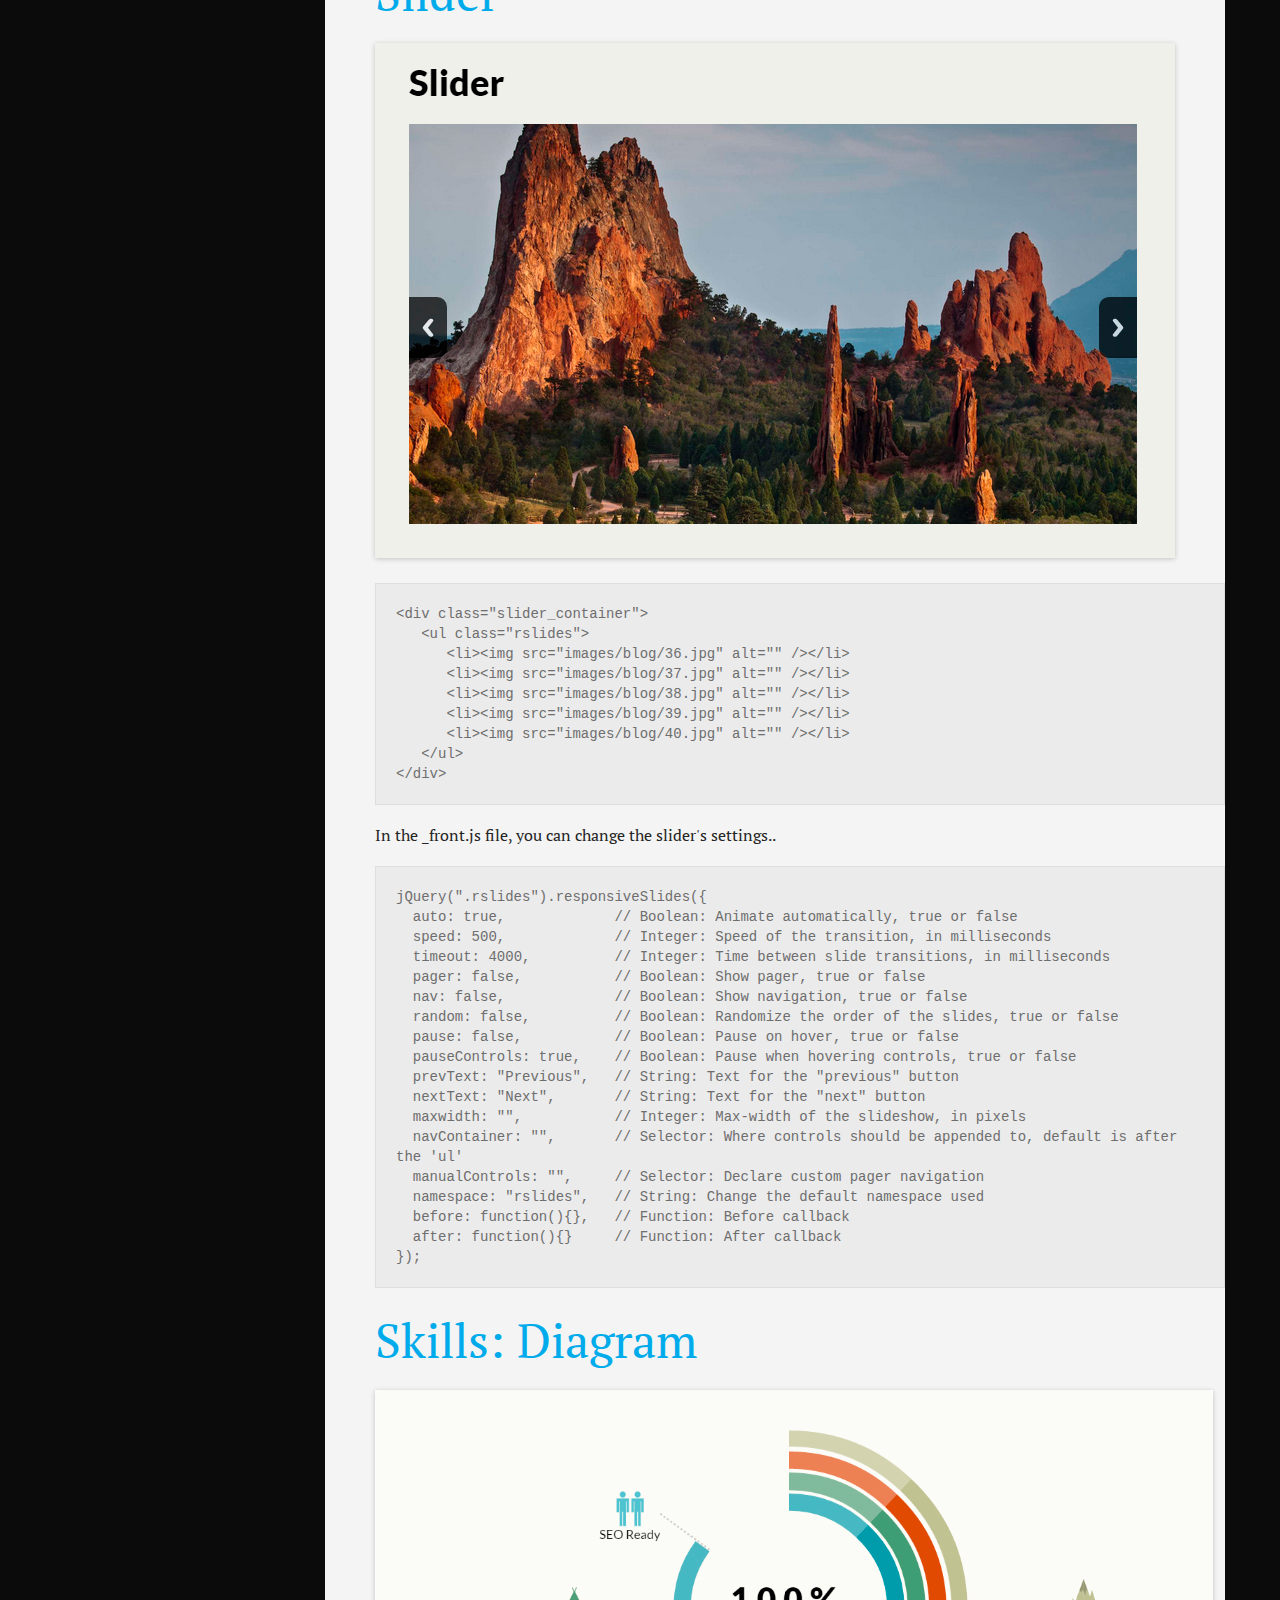
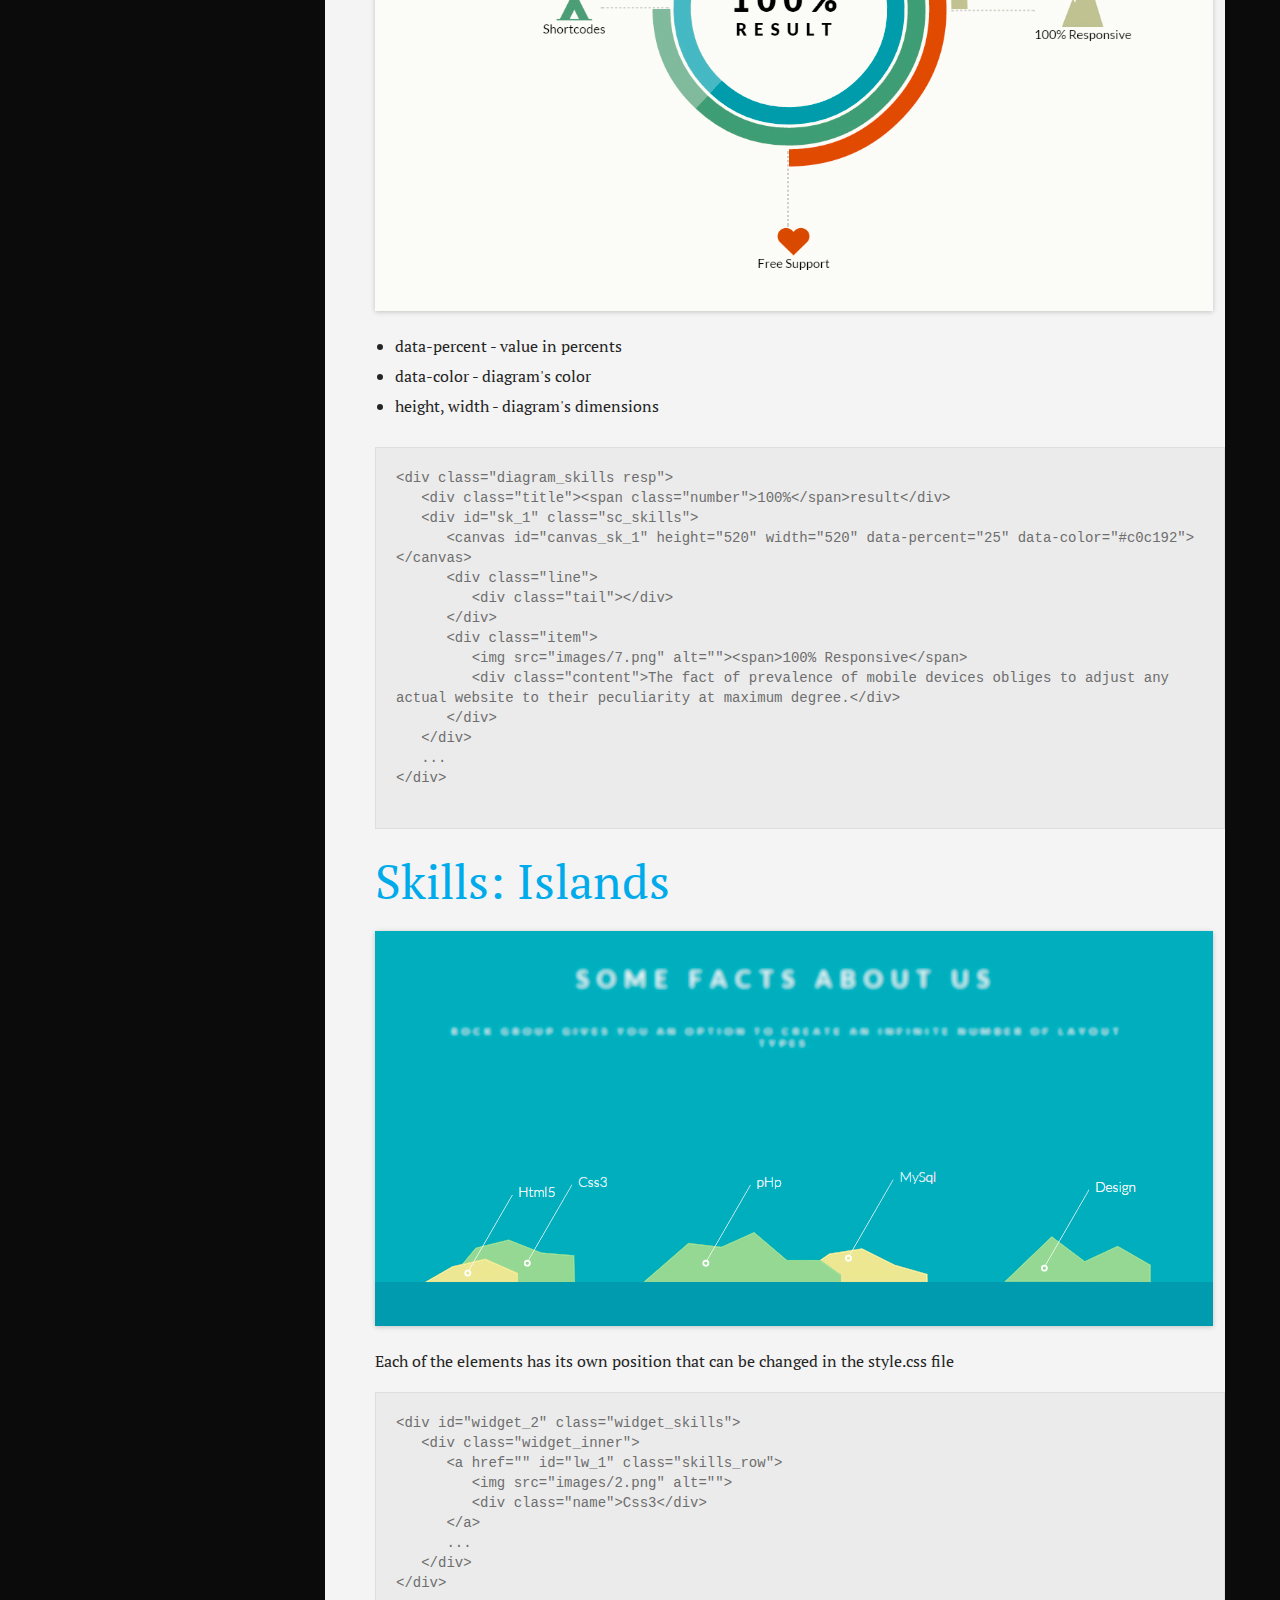
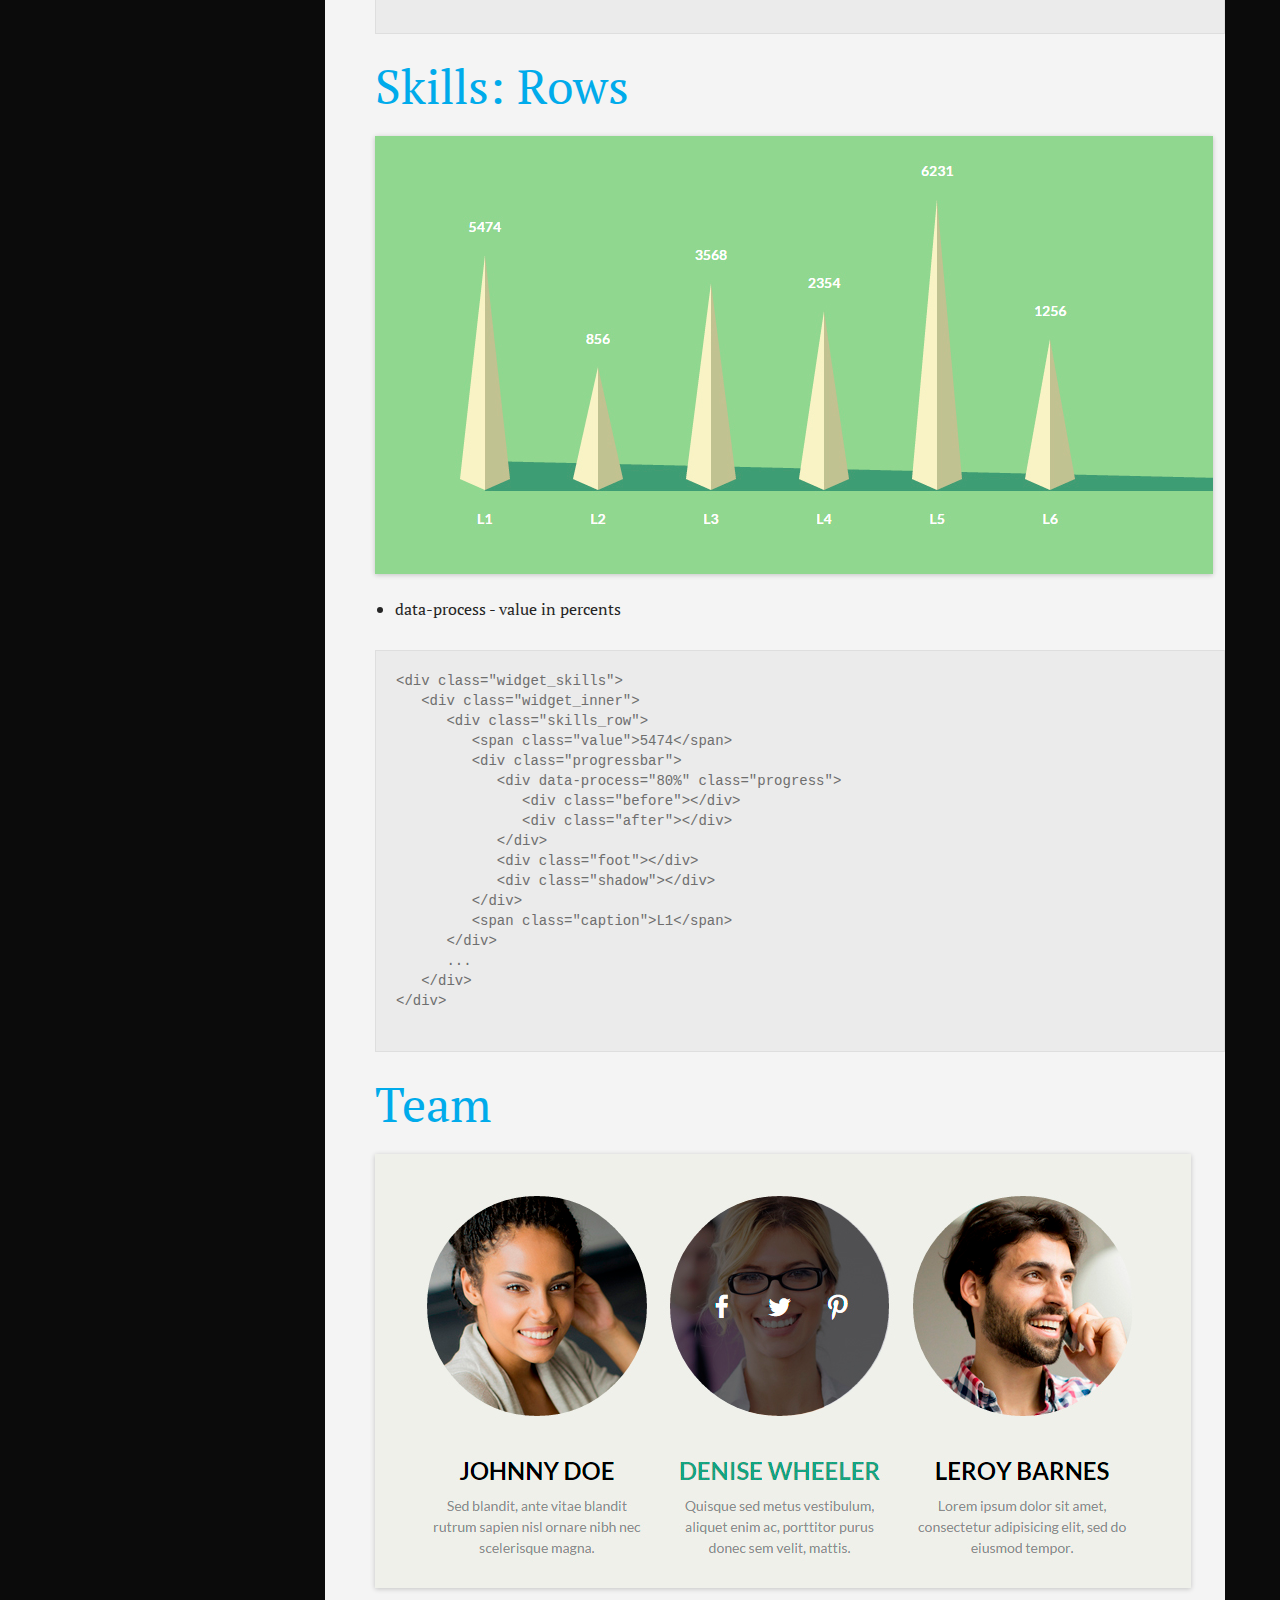
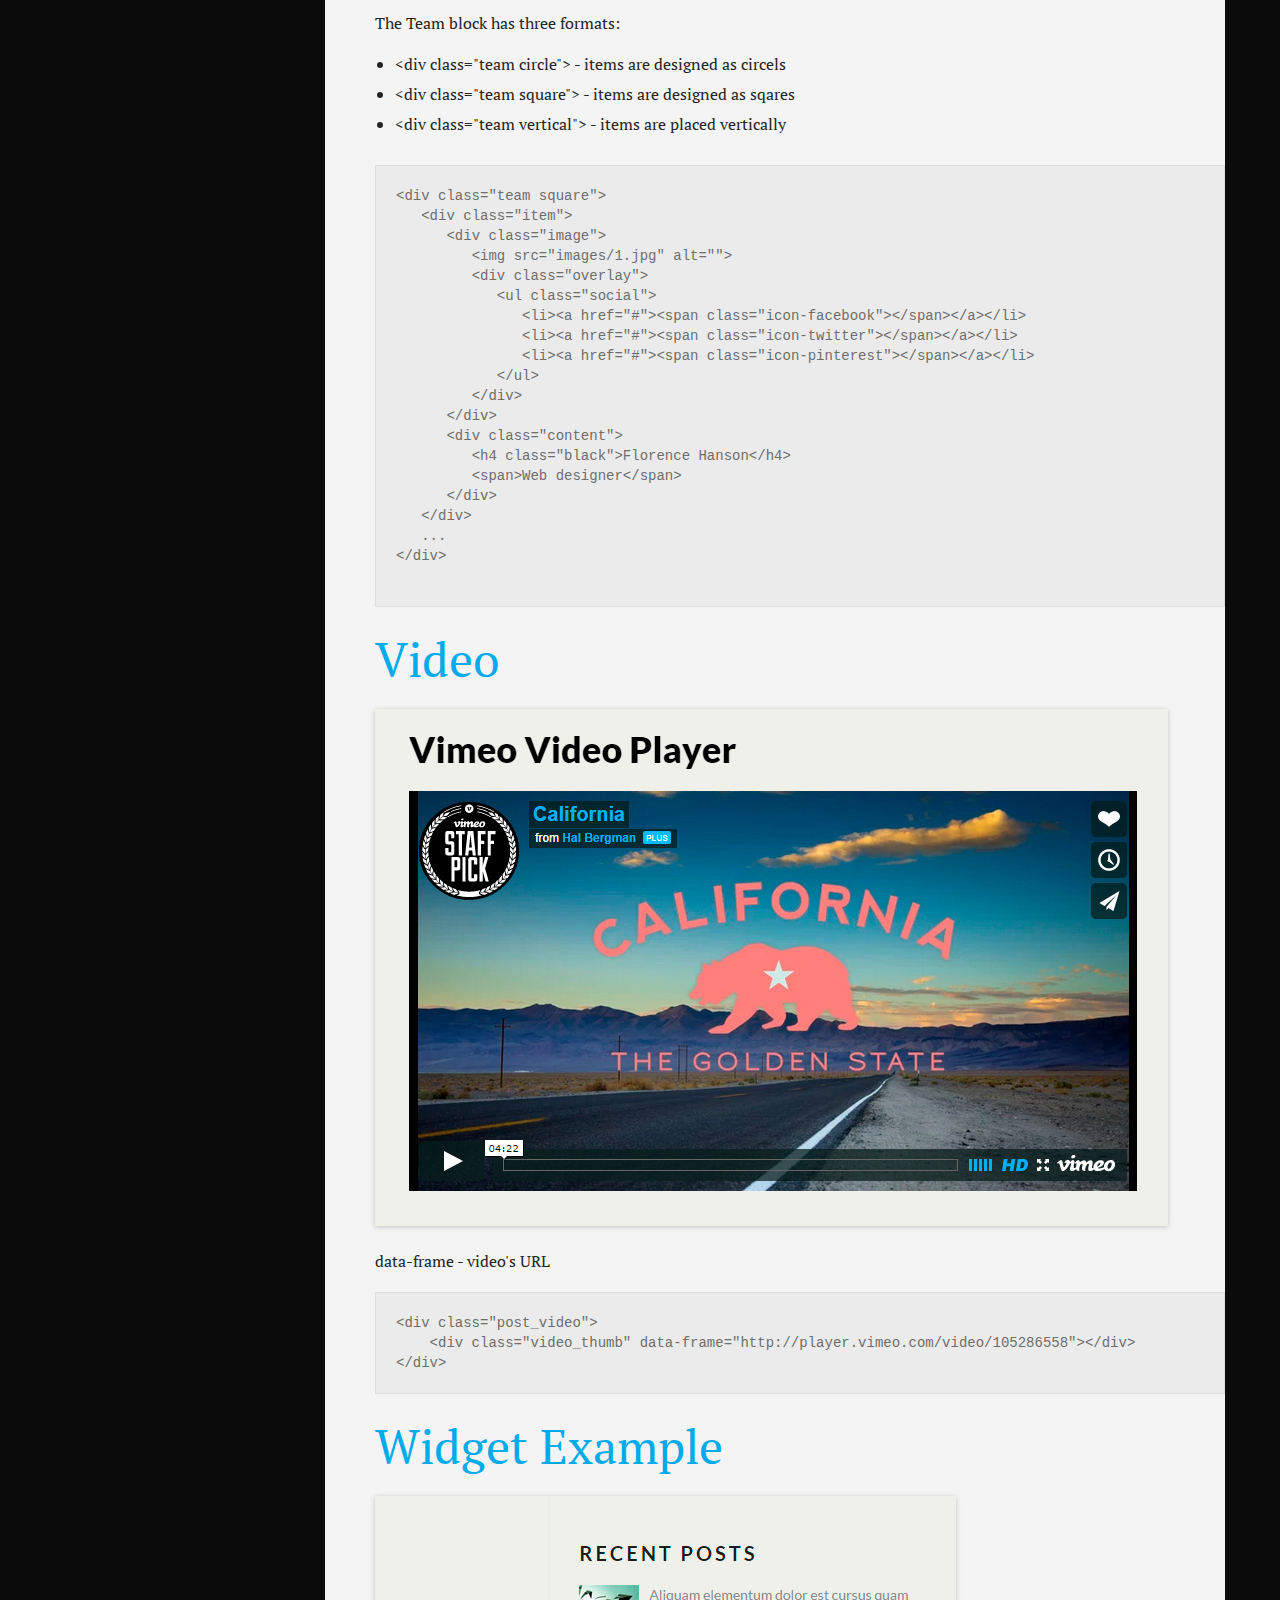
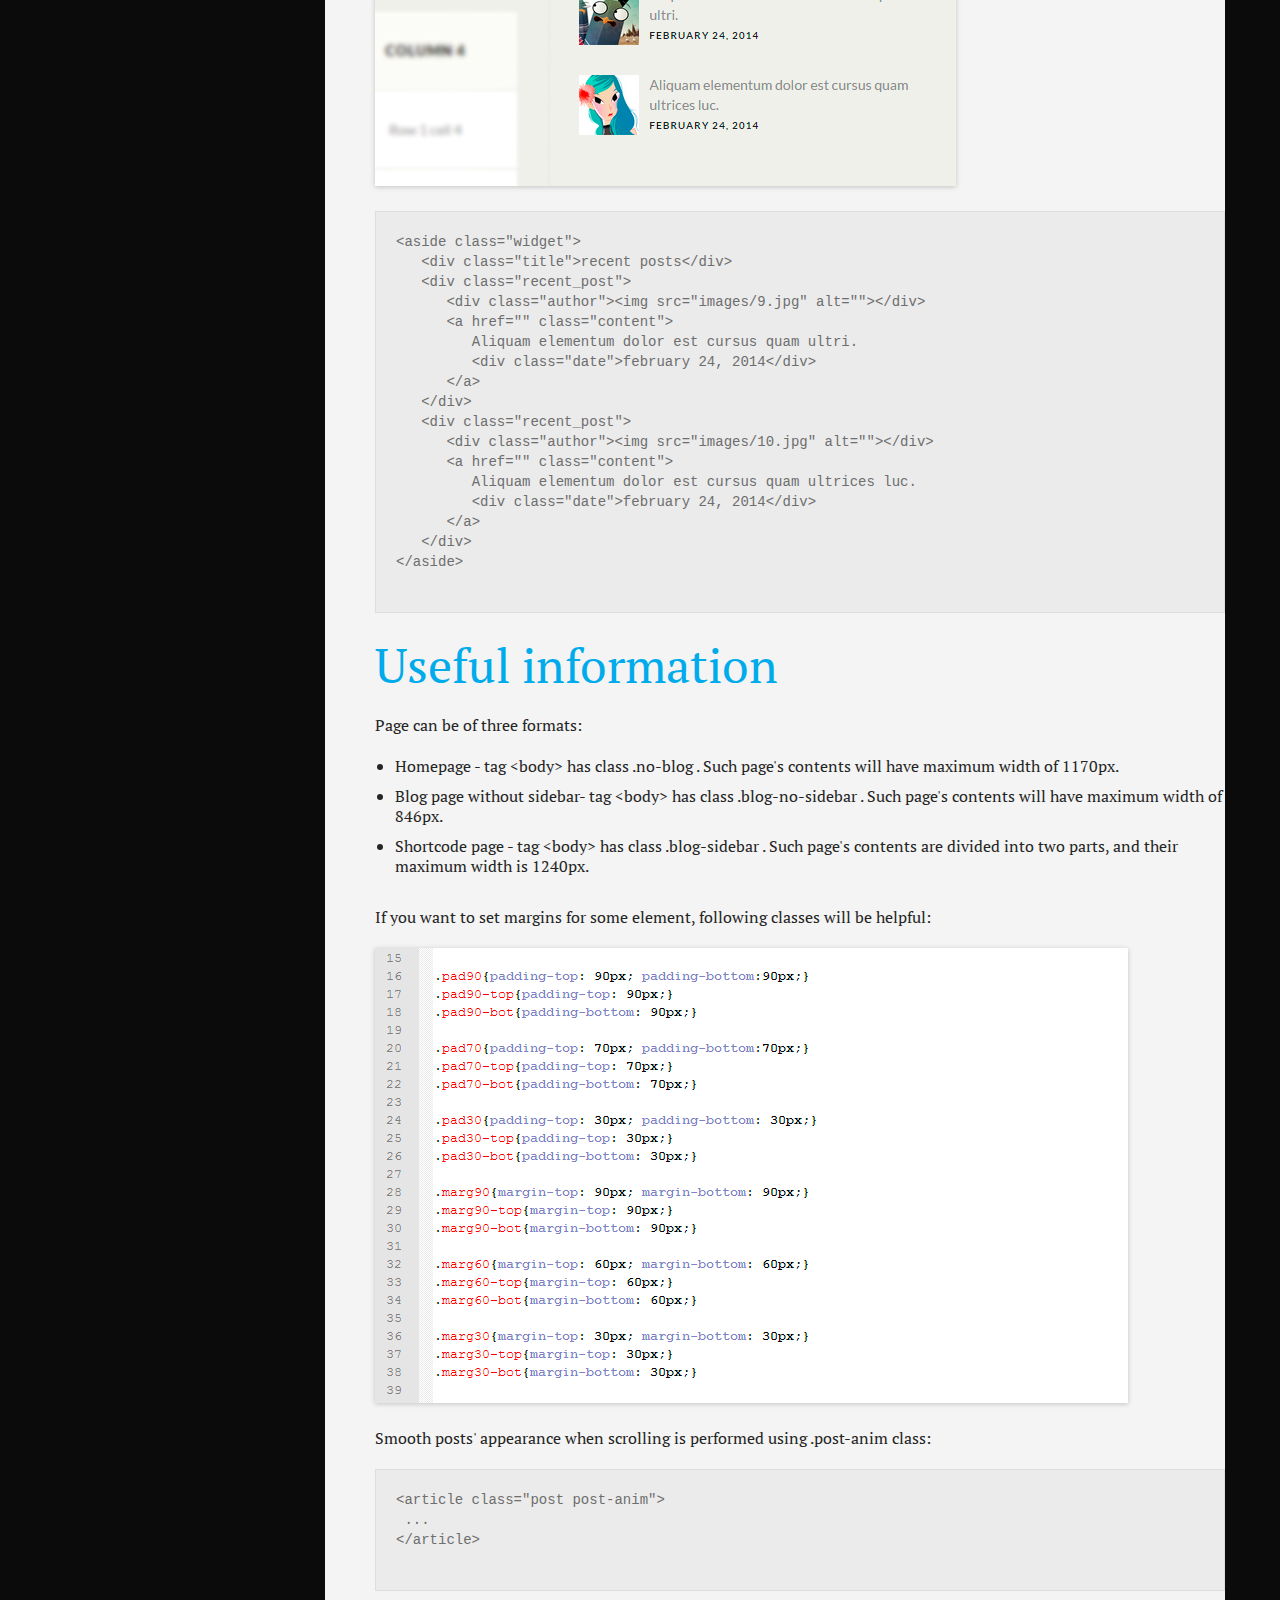
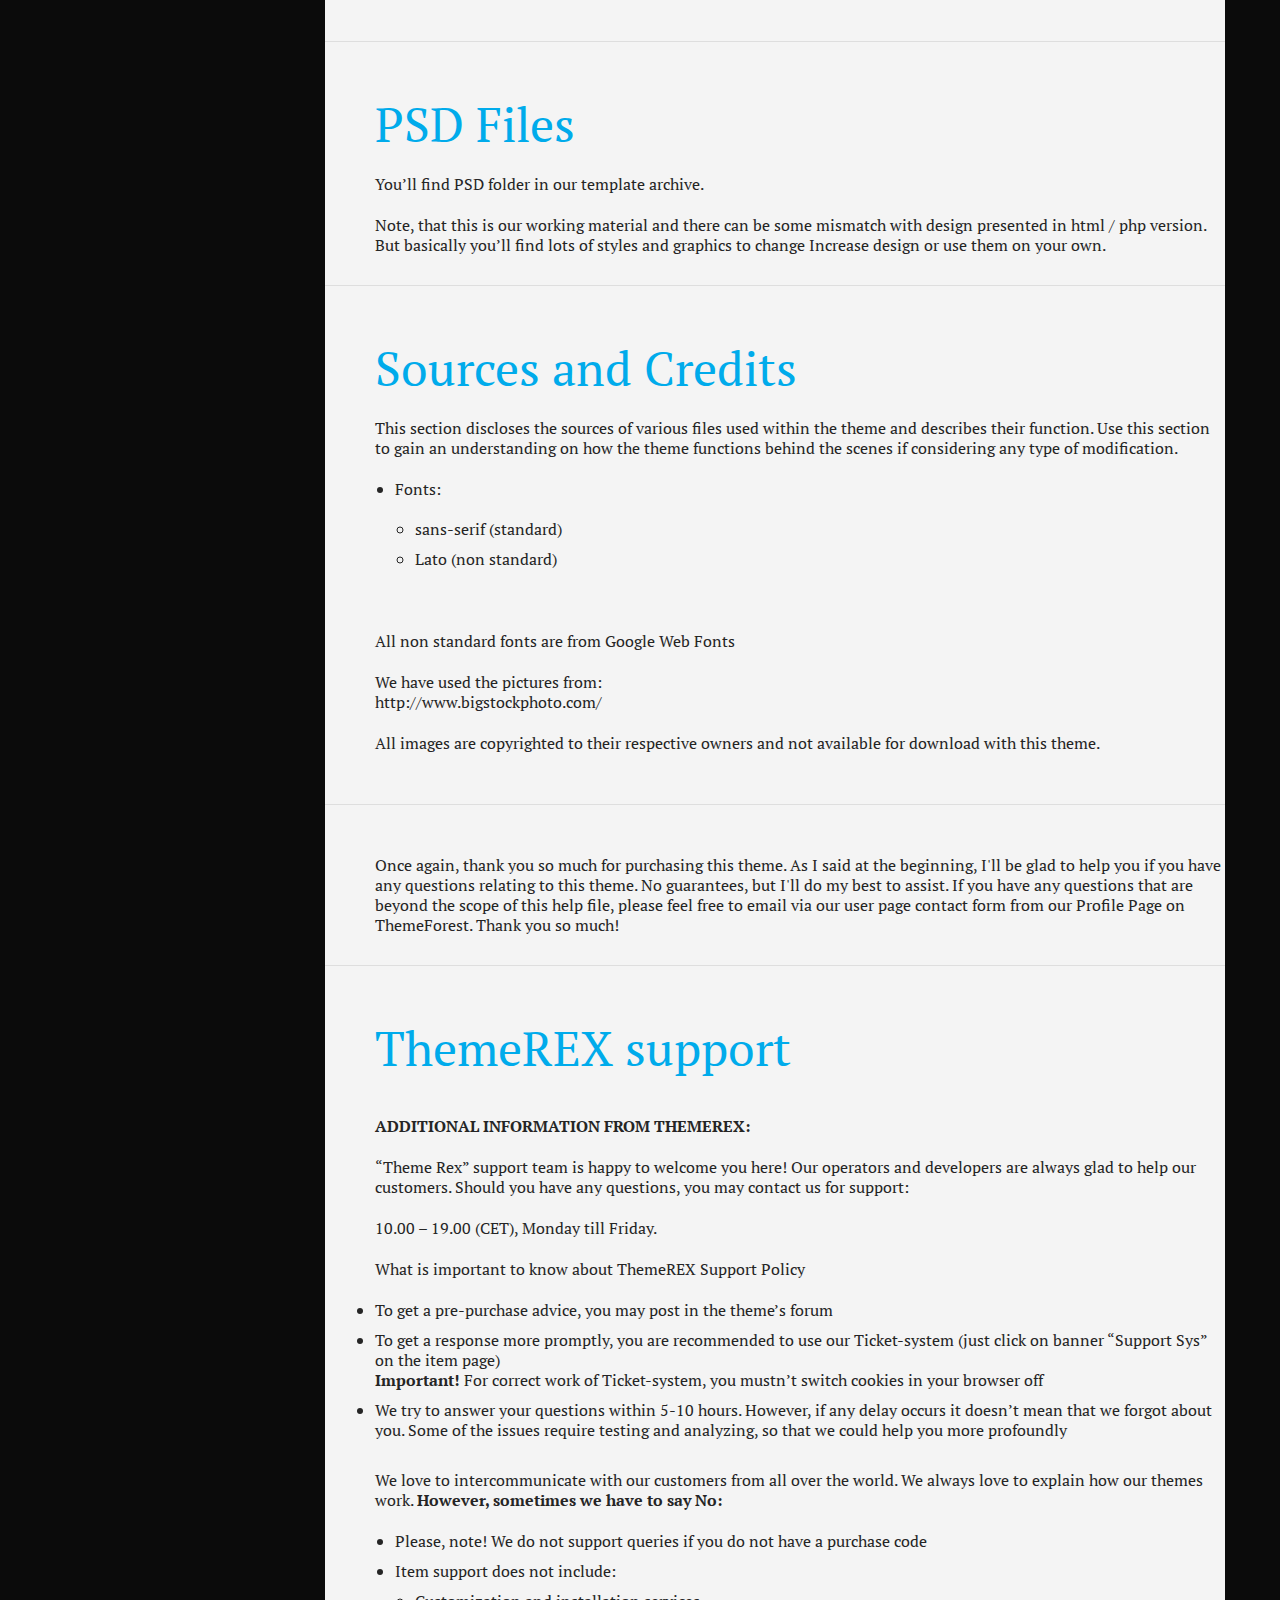
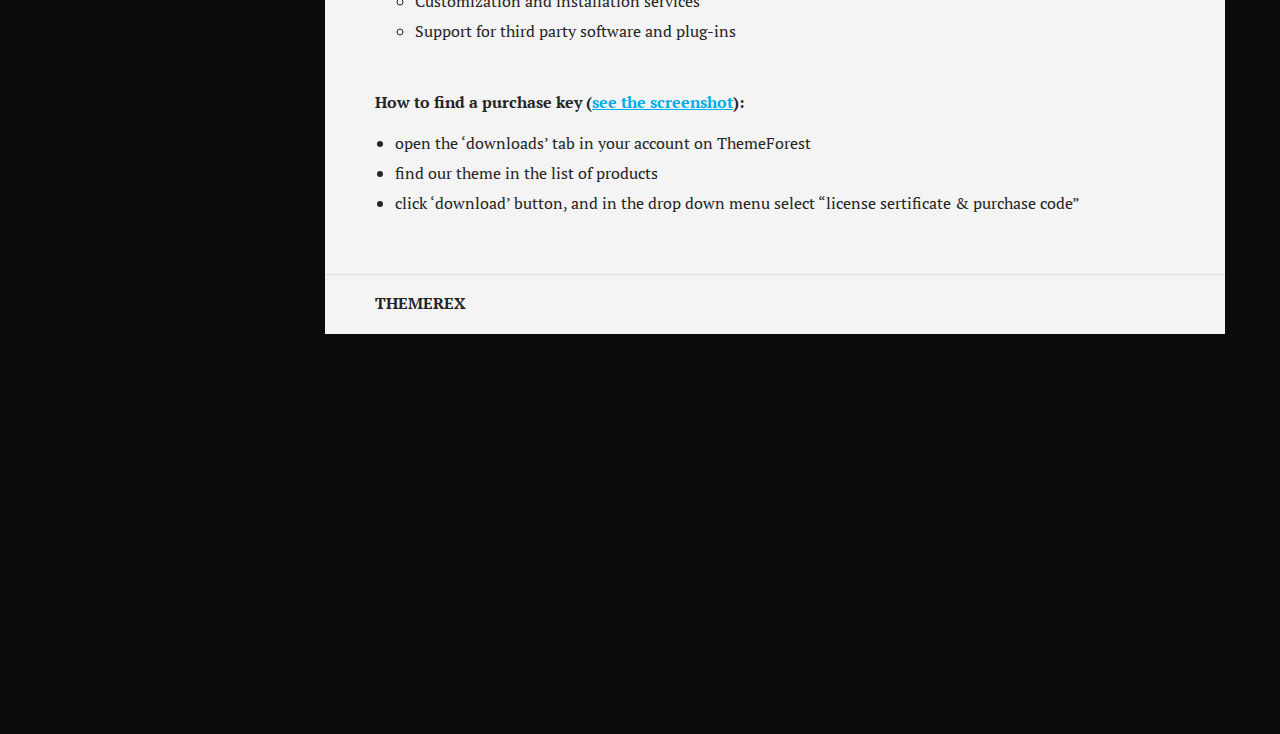
<file: doc/index.html>
<!DOCTYPE html>
<!--[if IE 6 ]>
<html lang="en-us" class="ie6">
   <![endif]-->
   <!--[if IE 7 ]>
   <html lang="en-us" class="ie7">
      <![endif]-->
      <!--[if IE 8 ]>
      <html lang="en-us" class="ie8">
         <![endif]-->
         <!--[if (gt IE 7)|!(IE)]><!-->
         <html lang="en-us">
            <!--<![endif]-->
            <head>
               <meta charset="utf-8">
               <title>RockGroup</title>
               <meta name="description" content="Thank you for purchasing my theme. If you have any questions that are beyond the scope of this help file, please feel free to email via my user page contact form here. Thanks so much!">
               <meta name="author" content="ThemeREX">
               <meta name="copyright" content="ThemeREX">
               <meta name="date" content="2013-03-10T00:00:00+01:00">
               <link rel="stylesheet" href="css/style.css" media="all" />
               <link href='http://fonts.googleapis.com/css?family=PT+Serif:400,700' rel='stylesheet' type='text/css' />
               <script src="js/jquery.1.6.4.js"></script>
               <script src="js/jquery.scrollTo-1.4.2-min.js"></script>
               <script src="js/jquery.easing.js"></script>
               <script>document.createElement('section');var duration=500,easing='swing';</script>
               <script src="js/script.js"></script>
            </head>
            <body>
               <div class="tail-right"></div>
               <header id="header">
                  <div class="wrapper">
                     <div class="doc-title"><span>RockGroup</span> &mdash; Responsive and Clean HTML Template Documentation by <a href="http://themeforest.net/user/ThemeREX" target="_blank" title="Our portfolio">ThemeREX</a></div>
                     <a href="http://rockgroup.themerex.net/" class="demo-link" target="_blank">View Demo</a>
                  </div>
               </header>
               <div id="main-wrapper">
                  <div id="main" class="clearfix">
                     <aside id="sidebar" class="sidebar">
                        <div id="logo">Rock<span>Group</span></div>
                        <ul id="doc-nav">
                           <li><a href="#html">HTML Structure</a></li>
                           <li><a href="#psd">PSD</a></li>
                           <li><a href="#sources">Sources and Credits</a></li>
                           <li><a href="#support">Support</a></li>
                        </ul>
                     </aside>
                     <div id="content">
                        <section id="html">
                           <h3>HTML Structure</h3>
						   <p>Styles</p>
						   <ul>
							   <li>You can find styles for media player in the mediaplayer.css file</li>
							   <li>You can find styles for the slider in the responsiveslides.css file</li>
							   <li>You can find styles for resizing in the responsive.css file (tag &lt;body&gt; hasn't class "boxed")</li>
							   <li>You can find styles for resizing in the responsiveboxed.css file (tag &lt;body&gt; has class "boxed")</li>
							   <li>The rest of styles are contained in the style.css file </li>
							   <li>Fontello icons are contained in the css/fontello folder. To download more icons please visit http://fontello.com/</li>
						   </ul>
						   <p>Scripts</p>
						   <ul>
							   <li>You can find scripts for portfolio in the _gallery.js file</li>
							   <li>Scripts for the rest of animation elements are inlcuded into the _front.css file</li>
							   <li>The rest of js files are not recommended to be edited.</li>
						   </ul>
						   
						   <h3>Audio</h3>
						   <p><img src="images/4.jpg" alt=""></p>
						   <pre>
&lt;div class=&quot;audio_player&quot;&gt;
   &lt;div class=&quot;title&quot;&gt;Insert Audio Title Here&lt;/div&gt;
   &lt;div class=&quot;author&quot;&gt;by Lily Hunter&lt;/div&gt;
   &lt;audio src=&quot;song.mp3&quot; width=&quot;100%&quot; height=&quot;50&quot;&gt;&lt;/audio&gt;
&lt;/div&gt;					   
						   </pre>
						   
						   	<h3>Gallery</h3> 
						   <p><img src="images/3.jpg" alt=""></p>
						   <pre>
&lt;ul class=&quot;gallery_images&quot;&gt;
   &lt;li&gt;&lt;img src=&quot;images/blog/7.jpg&quot; alt=&quot;&quot;&gt;&lt;/li&gt;
   &lt;li&gt;&lt;img src=&quot;images/blog/6.jpg&quot; alt=&quot;&quot;&gt;&lt;/li&gt;
   &lt;li&gt;&lt;img src=&quot;images/blog/8.jpg&quot; alt=&quot;&quot;&gt;&lt;/li&gt;
   &lt;li&gt;&lt;img src=&quot;images/blog/9.jpg&quot; alt=&quot;&quot;&gt;&lt;/li&gt;
&lt;/ul&gt;						   
						   </pre>
						   
						   	<h3>Post Example</h3>
						   <p><img src="images/5.jpg" alt=""></p>
						   <pre>
&lt;section class=&quot;main_middle post-anim&quot;&gt;
   &lt;div class=&quot;post_date&quot;&gt;march 27, 2014&lt;/div&gt;
   &lt;h2 class=&quot;post_title&quot;&gt;Quote Format&lt;/h2&gt;
   &lt;div class=&quot;post_category&quot;&gt;&lt;span class=&quot;icon icon-tag&quot;&gt;&lt;/span&gt;&lt;a href=&quot;&quot;&gt;lifestyle&lt;/a&gt;, &lt;a href=&quot;&quot;&gt;world&lt;/a&gt;&lt;/div&gt;
   &lt;div class=&quot;quote_icon&quot;&gt;&lt;span class=&quot;icon icon-quote&quot;&gt;&lt;/span&gt;&lt;/div&gt;
   &lt;div class=&quot;quote_content&quot;&gt;In the End, we will remember not the words of our enemies, but the silence of our friends.&lt;/div&gt;
   &lt;div class=&quot;quote_author&quot;&gt;&lt;img src=&quot;images/blog/5.jpg&quot; alt=&quot;&quot;&gt;&lt;/div&gt;
   &lt;div class=&quot;quote_author_info&quot;&gt;Martin Luther King Jr.&lt;br/&gt;(1929-1968)&lt;/div&gt;
   &lt;div class=&quot;post_social&quot;&gt;
      &lt;ul&gt;
         &lt;li&gt;&lt;a href=&quot;&quot; class=&quot;icon_gmail&quot;&gt;&lt;/a&gt;&lt;/li&gt;
         &lt;li&gt;&lt;a href=&quot;&quot; class=&quot;icon_facebook&quot;&gt;&lt;/a&gt;&lt;/li&gt;
         &lt;li&gt;&lt;a href=&quot;&quot; class=&quot;icon_twitter&quot;&gt;&lt;/a&gt;&lt;/li&gt;
		 ...
      &lt;/ul&gt;
   &lt;/div&gt;
&lt;/section&gt;					   
						   </pre>
						   
						   <h3>Slider</h3>
                           <p><img src="images/1.jpg" alt=""></p>
                           <pre>
&lt;div class=&quot;slider_container&quot;&gt;
   &lt;ul class=&quot;rslides&quot;&gt;
      &lt;li&gt;&lt;img src=&quot;images/blog/36.jpg&quot; alt=&quot;&quot; /&gt;&lt;/li&gt;
      &lt;li&gt;&lt;img src=&quot;images/blog/37.jpg&quot; alt=&quot;&quot; /&gt;&lt;/li&gt;
      &lt;li&gt;&lt;img src=&quot;images/blog/38.jpg&quot; alt=&quot;&quot; /&gt;&lt;/li&gt;
      &lt;li&gt;&lt;img src=&quot;images/blog/39.jpg&quot; alt=&quot;&quot; /&gt;&lt;/li&gt;
      &lt;li&gt;&lt;img src=&quot;images/blog/40.jpg&quot; alt=&quot;&quot; /&gt;&lt;/li&gt;
   &lt;/ul&gt;
&lt;/div&gt;
</pre>
<p>In the _front.js file, you can change the slider's settings..</p>
<pre>
jQuery(&quot;.rslides&quot;).responsiveSlides({
  auto: true,             // Boolean: Animate automatically, true or false
  speed: 500,             // Integer: Speed of the transition, in milliseconds
  timeout: 4000,          // Integer: Time between slide transitions, in milliseconds
  pager: false,           // Boolean: Show pager, true or false
  nav: false,             // Boolean: Show navigation, true or false
  random: false,          // Boolean: Randomize the order of the slides, true or false
  pause: false,           // Boolean: Pause on hover, true or false
  pauseControls: true,    // Boolean: Pause when hovering controls, true or false
  prevText: &quot;Previous&quot;,   // String: Text for the &quot;previous&quot; button
  nextText: &quot;Next&quot;,       // String: Text for the &quot;next&quot; button
  maxwidth: &quot;&quot;,           // Integer: Max-width of the slideshow, in pixels
  navContainer: &quot;&quot;,       // Selector: Where controls should be appended to, default is after the 'ul'
  manualControls: &quot;&quot;,     // Selector: Declare custom pager navigation
  namespace: &quot;rslides&quot;,   // String: Change the default namespace used
  before: function(){},   // Function: Before callback
  after: function(){}     // Function: After callback
});
</pre>

						   <h3>Skills: Diagram</h3>
						   <p><img src="images/7.jpg" alt=""></p>
						   <ul>
								<li>data-percent - value in percents</li>
								<li>data-color - diagram's color</li>
								<li>height, width - diagram's dimensions</li>
						   </ul>
						   <pre>
&lt;div class=&quot;diagram_skills resp&quot;&gt;
   &lt;div class=&quot;title&quot;&gt;&lt;span class=&quot;number&quot;&gt;100%&lt;/span&gt;result&lt;/div&gt;
   &lt;div id=&quot;sk_1&quot; class=&quot;sc_skills&quot;&gt;
      &lt;canvas id=&quot;canvas_sk_1&quot; height=&quot;520&quot; width=&quot;520&quot; data-percent=&quot;25&quot; data-color=&quot;#c0c192&quot;&gt;&lt;/canvas&gt;
      &lt;div class=&quot;line&quot;&gt;
         &lt;div class=&quot;tail&quot;&gt;&lt;/div&gt;
      &lt;/div&gt;
      &lt;div class=&quot;item&quot;&gt;
         &lt;img src=&quot;images/7.png&quot; alt=&quot;&quot;&gt;&lt;span&gt;100% Responsive&lt;/span&gt;
         &lt;div class=&quot;content&quot;&gt;The fact of prevalence of mobile devices obliges to adjust any actual website to their peculiarity at maximum degree.&lt;/div&gt;
      &lt;/div&gt;
   &lt;/div&gt;
   ...
&lt;/div&gt;
						   </pre>
						   
						   	<h3>Skills: Islands</h3>
						   <p><img src="images/9.jpg" alt=""></p>
						   <p>Each of the elements has its own position that can be changed in the style.css file</p>
						   <pre>
&lt;div id=&quot;widget_2&quot; class=&quot;widget_skills&quot;&gt;
   &lt;div class=&quot;widget_inner&quot;&gt;
      &lt;a href=&quot;&quot; id=&quot;lw_1&quot; class=&quot;skills_row&quot;&gt;
         &lt;img src=&quot;images/2.png&quot; alt=&quot;&quot;&gt;
         &lt;div class=&quot;name&quot;&gt;Css3&lt;/div&gt;
      &lt;/a&gt;
	  ...
   &lt;/div&gt;
&lt;/div&gt;
						   </pre>
						   
						   <h3>Skills: Rows</h3>
						   <p><img src="images/8.jpg" alt=""></p>
						   <ul>
								<li>data-process - value in percents</li>
						   </ul>
						   <pre>
&lt;div class=&quot;widget_skills&quot;&gt;
   &lt;div class=&quot;widget_inner&quot;&gt;
      &lt;div class=&quot;skills_row&quot;&gt;
         &lt;span class=&quot;value&quot;&gt;5474&lt;/span&gt;
         &lt;div class=&quot;progressbar&quot;&gt;
            &lt;div data-process=&quot;80%&quot; class=&quot;progress&quot;&gt;
               &lt;div class=&quot;before&quot;&gt;&lt;/div&gt;
               &lt;div class=&quot;after&quot;&gt;&lt;/div&gt;
            &lt;/div&gt;
            &lt;div class=&quot;foot&quot;&gt;&lt;/div&gt;
            &lt;div class=&quot;shadow&quot;&gt;&lt;/div&gt;
         &lt;/div&gt;
         &lt;span class=&quot;caption&quot;&gt;L1&lt;/span&gt;
      &lt;/div&gt;
	  ...
   &lt;/div&gt;
&lt;/div&gt;
						   </pre>
						   
						   <h3>Team</h3>
						   <p><img src="images/6.jpg" alt=""></p>
						   <p>The Team block has three formats:</p>
						   <ul>
							<li>&lt;div class=&quot;team circle&quot;&gt; - items are designed as circels</li>
							<li>&lt;div class=&quot;team square&quot;&gt; - items are designed as sqares</li>
							<li>&lt;div class=&quot;team vertical&quot;&gt; - items are placed vertically</li>
						   </ul>
						   <pre>
&lt;div class=&quot;team square&quot;&gt;
   &lt;div class=&quot;item&quot;&gt;
      &lt;div class=&quot;image&quot;&gt;
         &lt;img src=&quot;images/1.jpg&quot; alt=&quot;&quot;&gt;
         &lt;div class=&quot;overlay&quot;&gt;
            &lt;ul class=&quot;social&quot;&gt;
               &lt;li&gt;&lt;a href=&quot;#&quot;&gt;&lt;span class=&quot;icon-facebook&quot;&gt;&lt;/span&gt;&lt;/a&gt;&lt;/li&gt;
               &lt;li&gt;&lt;a href=&quot;#&quot;&gt;&lt;span class=&quot;icon-twitter&quot;&gt;&lt;/span&gt;&lt;/a&gt;&lt;/li&gt;
               &lt;li&gt;&lt;a href=&quot;#&quot;&gt;&lt;span class=&quot;icon-pinterest&quot;&gt;&lt;/span&gt;&lt;/a&gt;&lt;/li&gt;
            &lt;/ul&gt;
         &lt;/div&gt;
      &lt;/div&gt;
      &lt;div class=&quot;content&quot;&gt;
         &lt;h4 class=&quot;black&quot;&gt;Florence Hanson&lt;/h4&gt;
         &lt;span&gt;Web designer&lt;/span&gt;
      &lt;/div&gt;
   &lt;/div&gt;
   ...
&lt;/div&gt;						   
						   </pre>
						   
                           <h3>Video</h3>
                           <p><img src="images/2.jpg" alt=""></p>
						   <p>data-frame - video's URL</p>
                           <pre>
&lt;div class=&quot;post_video&quot;&gt;
    &lt;div class=&quot;video_thumb&quot; data-frame=&quot;http://player.vimeo.com/video/105286558&quot;&gt;&lt;/div&gt;
&lt;/div&gt;</pre>

						  
						  

						   <h3>Widget Example</h3>
						   <p><img src="images/10.jpg" alt=""></p>
						   <pre>
&lt;aside class=&quot;widget&quot;&gt;
   &lt;div class=&quot;title&quot;&gt;recent posts&lt;/div&gt;
   &lt;div class=&quot;recent_post&quot;&gt;
      &lt;div class=&quot;author&quot;&gt;&lt;img src=&quot;images/9.jpg&quot; alt=&quot;&quot;&gt;&lt;/div&gt;
      &lt;a href=&quot;&quot; class=&quot;content&quot;&gt;
         Aliquam elementum dolor est cursus quam ultri.
         &lt;div class=&quot;date&quot;&gt;february 24, 2014&lt;/div&gt;
      &lt;/a&gt;
   &lt;/div&gt;
   &lt;div class=&quot;recent_post&quot;&gt;
      &lt;div class=&quot;author&quot;&gt;&lt;img src=&quot;images/10.jpg&quot; alt=&quot;&quot;&gt;&lt;/div&gt;
      &lt;a href=&quot;&quot; class=&quot;content&quot;&gt;
         Aliquam elementum dolor est cursus quam ultrices luc.
         &lt;div class=&quot;date&quot;&gt;february 24, 2014&lt;/div&gt;
      &lt;/a&gt;
   &lt;/div&gt;
&lt;/aside&gt;						   
						   </pre>
						   
						   <h3>Useful information</h3>
						   <p>Page can be of three formats:</p>
						   <ul>
							<li>Homepage - tag &lt;body&gt; has class .no-blog . Such page's contents will have maximum width of 1170px.</li>
							<li>Blog page without sidebar- tag &lt;body&gt; has class .blog-no-sidebar . Such page's contents will have maximum width of 846px.</li>
							<li>Shortcode page - tag &lt;body&gt; has class .blog-sidebar . Such page's contents are divided into two parts, and their maximum width is 1240px.</li>
						   </ul>
						   <p>If you want to set margins for some element, following classes will be helpful:</p>
						   <p><img src="images/11.jpg" alt=""></p>
						   <p>Smooth posts' appearance when scrolling is performed using .post-anim class:</p>
						   <pre>
&lt;article class=&quot;post post-anim&quot;&gt;
 ...
&lt;/article&gt;
						   </pre>
						   
                        </section>

						

                        <section id="psd">
                           <h3>PSD Files</h3>
                           <p>You’ll find  PSD folder in our template archive.</p>
                           Note, that this is our working material and there can be some mismatch with design presented in html / php version. But basically you’ll find lots of styles and graphics to change Increase design or use them on your own. 
                        </section>
                        <section id="sources">
                           <h3>Sources and Credits</h3>
                           <p>This section discloses the sources of various files used within the theme and describes their function. Use this section to gain an understanding on how the theme functions behind the scenes if considering any type of modification.</p>
                           <ul>
                              <li>
                                 Fonts:
                                 <ul>
                                    <li>sans-serif (standard)</li>
                                    <li>Lato (non standard)</li>
                                 </ul>
                              </li>
                           </ul>
                           <p>All non standard fonts are from Google Web Fonts</p>
                           <p>We have used the pictures from: <br>
                              http://www.bigstockphoto.com/
                           </p>
                           <p>All images are copyrighted to their respective owners and not available for download with this theme.</p>
                        </section>
                        <section>Once again, thank you so much for purchasing this theme. As I said at the beginning, I'll be glad to help you if you have any questions relating to this theme. No guarantees, but I'll do my best to assist. If you have any questions that are beyond the scope of this help file, please feel free to email via our user page contact form from our Profile Page on ThemeForest. Thank you so much!</section>
                        <section id="support">
                           <h3>ThemeREX support</h3>
                           <h4>Additional information from ThemeREX:</h4>
                           <p>“Theme Rex” support team is happy to welcome you here! Our operators and developers are always glad to help our customers. Should you have any questions, you may contact us for support:</p>
                           <p>10.00 – 19.00 (CET), Monday till Friday.</p>
                           <p>What is important to know about ThemeREX Support Policy</p>
                           <ul>
                           </ul>
                           <li>To get a pre-purchase advice, you may post in the theme’s forum </li>
                           <li>To get a response more promptly, you are recommended to use our Ticket-system (just click on banner “Support Sys” on the item page) <br>
                              <b>Important!</b> For correct work of Ticket-system, you mustn’t switch cookies in your browser off
                           </li>
                           <li>We try to answer your questions within 5-10 hours. However, if any delay occurs it doesn’t mean that we forgot about you. Some of the issues require testing and analyzing, so that we could help you more profoundly</li>
                           <br>
                           <p> We love to intercommunicate with our customers from all over the world. We always love to explain how our themes work. <b>However, sometimes we have to say No:</b> </p>
                           <ul>
                              <li>Please, note! We do not support queries if you do not have a purchase code</li>
                              <li>Item support does not include:</li>
                              <ul>
                                 <li>Customization and installation services</li>
                                 <li>Support for third party software and plug-ins</li>
                              </ul>
                           </ul>
                           <br>
                           <p> <b>How to find a purchase key (<a href="http://themerex.net/wp-content/uploads/2013/10/10159702133_9b3b4eeeec_o.png">see the screenshot</a>):</b> </p>
                           <ul>
                              <li>open the ‘downloads’ tab in your account on ThemeForest</li>
                              <li>find our theme in the list of products</li>
                              <li>click ‘download’ button, and in the drop down menu select “license sertificate & purchase code”</li>
                           </ul>
                        </section>
                        <h4 style="margin-left:50px">ThemeREX</h4>
                     </div>
                  </div>
               </div>
            </body>
         </html>
</file>
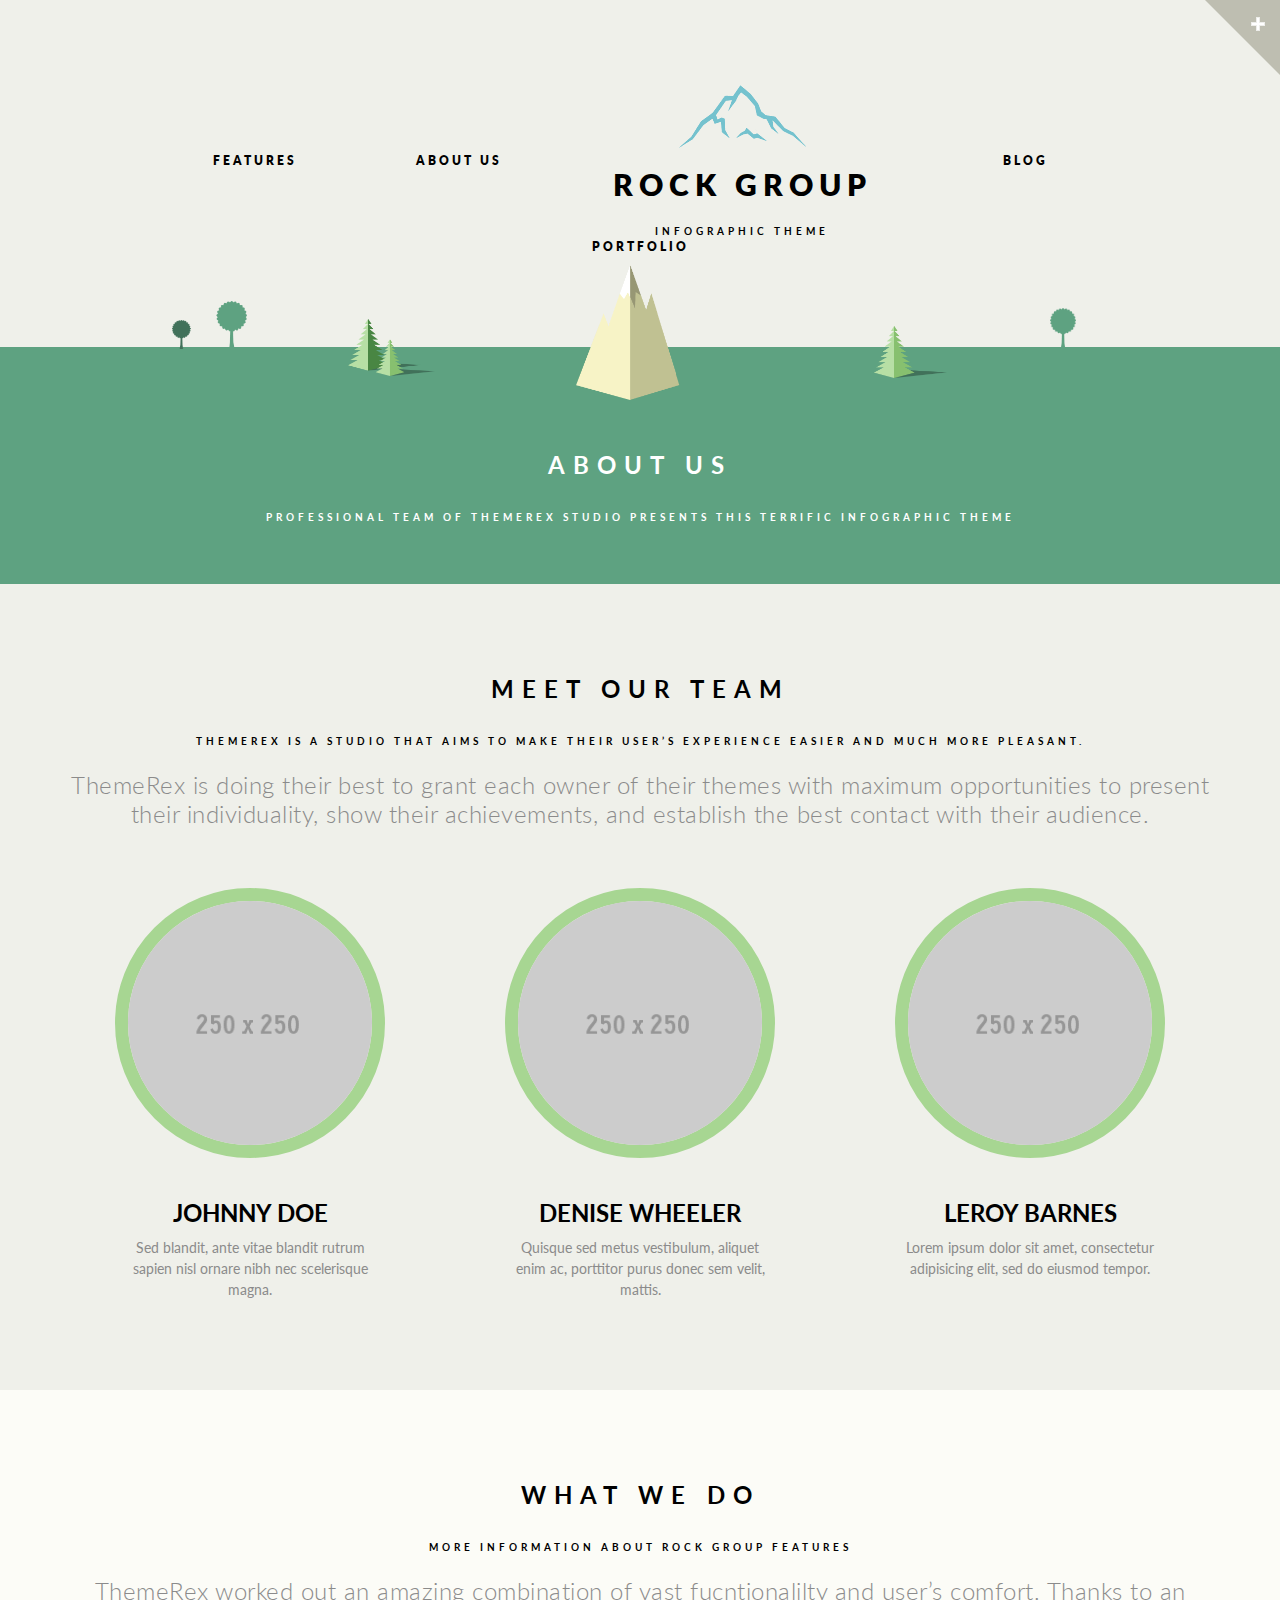
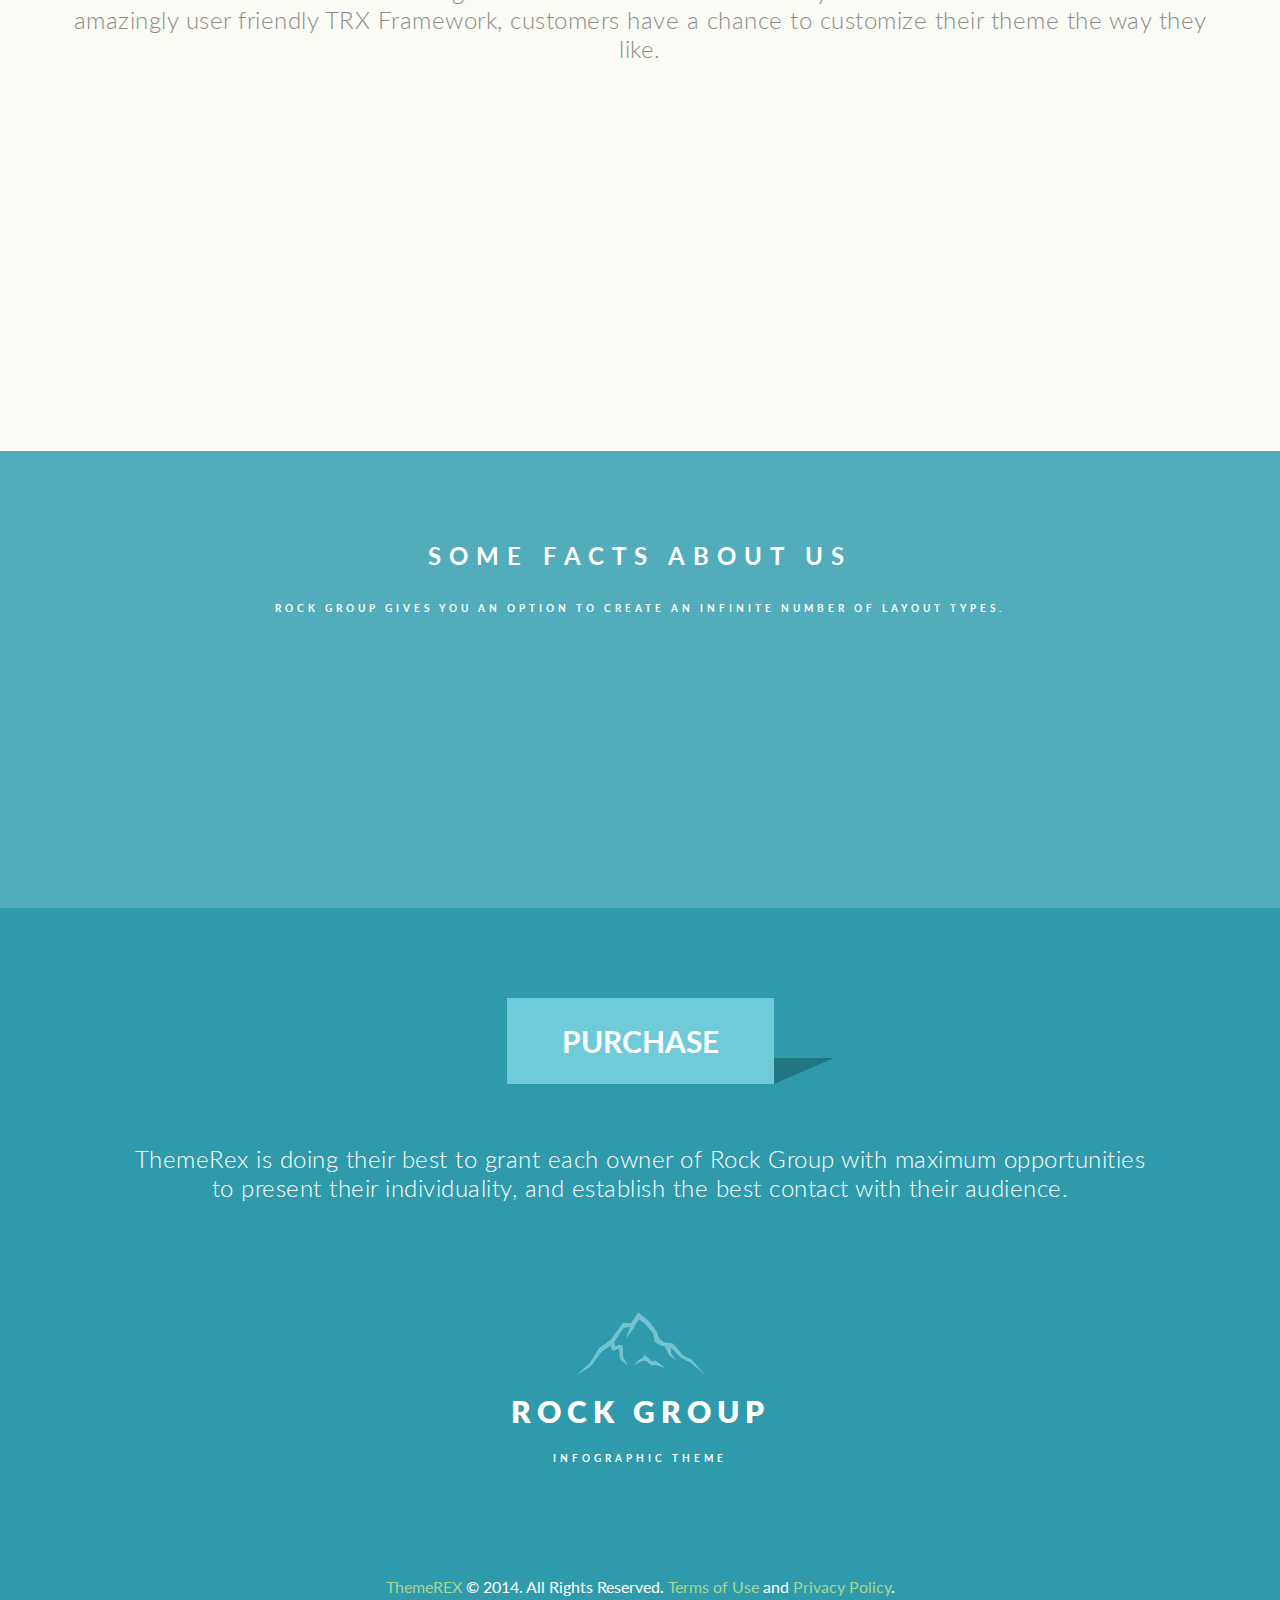
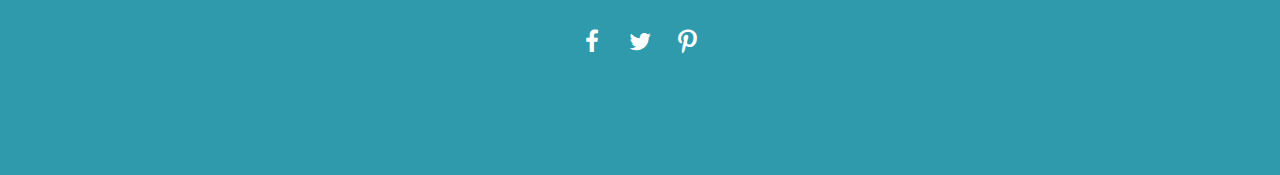
<file: about.html>
<!DOCTYPE html>
<html>
    <head>
        <meta charset="UTF-8">
        <title>Rock Group</title>
        <meta name="viewport" content="width=device-width, initial-scale=1, maximum-scale=1">
        <link rel="stylesheet" type="text/css" href="css/style.css">
        <link rel="stylesheet" type="text/css" href="css/fontello/css/fontello.css">
        <link rel="stylesheet" type="text/css" href="css/prettyPhoto.css">
        <link rel="stylesheet" type="text/css" href="css/mediaplayer.css">
        <link rel="stylesheet" type="text/css" href="css/responsiveslides.css">
        <link rel="stylesheet" type="text/css" href="css/responsive.css">
        <link href='http://fonts.googleapis.com/css?family=Lato:100,300,400,700,900' rel='stylesheet' type='text/css'>
    </head>
    <body class="no-blog">
        <div class="body_background"></div>
        <!--Custom panel -->
        <div class="panelbutton"></div>
        <div class="panel">
            <div class="columns">
                <div class="item homepages">
                    <div class="title">Homepage Style</div>
                    <ul>
                        <li><a href="index.html" class="active">rock group</a></li>
                        <li><a href="ecogroup.html">eco group</a></li>
                        <li><a href="travelgroup.html">travel group</a></li>
                    </ul>
                </div>
                <div class="item patterns">
                    <div class="title">Patterns</div>
                    <ul>
                        <li><div class="pattern1"></div></li>
                        <li><div class="pattern2"></div></li>
                        <li><div class="pattern3"></div></li>
                        <li><div class="pattern4"></div></li>
                        <li><div class="pattern5"></div></li>
                        <li><div class="pattern6"></div></li>
                    </ul>
                </div>
                <div class="item background">
                    <div class="title">Background Image</div>
                    <ul>
                        <li><div class="background1"></div></li>
                        <li><div class="background2"></div></li>
                        <li><div class="background3"></div></li>
                        <li><div class="background4"></div></li>
                        <li><div class="background5"></div></li>
                        <li><div class="background6"></div></li>
                    </ul>
                </div>
                <div class="item layout">
                    <div class="title">Layout Style</div>
                    <div><span id="boxed">boxed</span><span id="wide" class="active">wide</span></div>
                </div>
            </div>
            <div class="close"></div>
        </div>
        <!--/Custom panel -->
        <div class="box">
            <header id="header" class="container small_scene">
                <div class="main">
                    <nav class="header">
                        <ul>
                            <li><a href="shortcodes.html">features</a></li>
                            <li><a href="about.html">about us</a></li>
                            <li class="logo">
                                <a href="index.html">
                                    <img src="images/logo.png" alt="">
                                    <h3>rock group</h3>
                                    <h6>infographic theme</h6>
                                </a>
                            </li>
                            <li><a href="blog.html">blog</a></li>
                            <li><a href="gallery.html">portfolio</a></li>
                        </ul>
                    </nav>
                    <nav class="header scroll_menu">
                        <ul>
                            <li><a href="shortcodes.html">features</a></li>
                            <li><a href="about.html">about us</a></li>
                            <li class="logo">
                                <a href="index.html">
                                    <img src="images/logo.png" alt="">
                                    <h3>rock group</h3>
                                    <h6>infographic theme</h6>
                                </a>
                            </li>
                            <li><a href="blog.html">blog</a></li>
                            <li><a href="gallery.html">portfolio</a></li>
                        </ul>
                    </nav>
                    <div id="scene_1">
                        <img class="item" src="images/scene/a1.png" alt="">
                        <img class="item" src="images/scene/a2.png" alt="">
                        <img class="item" src="images/scene/a3.png" alt="">
                        <img class="item" src="images/scene/a4.png" alt="">
                        <img class="item" src="images/scene/a5.png" alt="">
                    </div>
                    <h4 class="white">About Us</h4>
                    <h6 class="white">Professional team of ThemeRex studio presents this terrific Infographic Theme</h6>
                </div>
            </header>
            <section class="container pad90 beige">
                <div class="main">
                    <h4>meet our team</h4>
                    <h6>ThemeRex is a studio that aims to make their user’s experience easier and much more pleasant. </h6>
                    <h4 class="light gray marg60-bot">ThemeRex is doing their best to grant each owner of their themes with maximum opportunities to present their individuality, show their achievements, and establish the best contact with their audience.</h4>
                    <div class="team circle">
                        <div class="item">
                            <div class="image border">
                                <img src="images/blog/250x250.jpg" alt="">
                                <div class="overlay">
                                    <ul class="social">
                                        <li><a href="https://www.facebook.com/themerex/"><span class="icon-facebook"></span></a></li>
                                        <li><a href="https://twitter.com/Theme_REX/"><span class="icon-twitter"></span></a></li>
                                        <li><a href="#"><span class="icon-pinterest"></span></a></li>
                                    </ul>
                                </div>
                            </div>
                            <div class="content">
                                <h4 class="black">johnny Doe</h4>
                                <span>Sed blandit, ante vitae blandit rutrum sapien nisl ornare nibh nec scelerisque magna.</span>
                            </div>
                        </div>
                        <div class="item">
                            <div class="image border">
                                <img src="images/blog/250x250.jpg" alt="">
                                <div class="overlay">
                                    <ul class="social">
                                        <li><a href="https://www.facebook.com/themerex/"><span class="icon-facebook"></span></a></li>
                                        <li><a href="https://twitter.com/Theme_REX/"><span class="icon-twitter"></span></a></li>
                                        <li><a href="#"><span class="icon-pinterest"></span></a></li>
                                    </ul>
                                </div>
                            </div>
                            <div class="content">
                                <h4 class="black">denise wheeler</h4>
                                <span>Quisque sed metus vestibulum, aliquet enim ac, porttitor purus donec sem velit, mattis. </span>
                            </div>
                        </div>
                        <div class="item">
                            <div class="image border">
                                <img src="images/blog/250x250.jpg" alt="">
                                <div class="overlay">
                                    <ul class="social">
                                        <li><a href="https://www.facebook.com/themerex/"><span class="icon-facebook"></span></a></li>
                                        <li><a href="https://twitter.com/Theme_REX/"><span class="icon-twitter"></span></a></li>
                                        <li><a href="#"><span class="icon-pinterest"></span></a></li>
                                    </ul>
                                </div>
                            </div>
                            <div class="content">
                                <h4 class="black">Leroy Barnes</h4>
                                <span>Lorem ipsum dolor sit amet, consectetur adipisicing elit, sed do eiusmod tempor.</span>
                            </div>
                        </div>
                    </div>
                </div>
            </section>
            <section class="container pad90 cornsilk">
                <div class="main">
                    <h4>what we do</h4>
                    <h6>more information about rock group features</h6>
                    <h4 class="light gray">ThemeRex worked out an amazing combination of vast fucntionalilty and user’s comfort. Thanks to an amazingly user friendly TRX Framework, customers have a chance to customize their theme the way they like. </h4>
                    <div class="diagram_skills resp marg90">
                        <div class="title"><span class="number">100%</span>result</div>
                        <div id="sk_1" class="sc_skills">
                            <canvas id="canvas_sk_1" height="520" width="520" data-percent="25" data-color="#c0c192"></canvas>
                            <div class="line">
                                <div class="tail"></div>
                            </div>
                            <div class="item">
                                <img src="images/7.png" alt=""><span>100% Responsive</span>
                                <div class="content">The fact of prevalence of mobile devices obliges to adjust any actual website to their peculiarity at maximum degree.</div>
                            </div>
                        </div>
                        <div id="sk_2" class="sc_skills">
                            <canvas id="canvas_sk_2" height="460" width="460" data-percent="50" data-color="#c44b12"></canvas>
                            <div class="line">
                                <div class="tail"></div>
                            </div>
                            <div class="item">
                                <img src="images/6.png" alt=""><span>Free Support</span>
                                <div class="content">Our Support Team is ready to become your reliable guide in the World of RockGroup. We provide free access to theme Documentation and our Ticket Sys.</div>
                            </div>
                        </div>
                        <div id="sk_3" class="sc_skills">
                            <canvas id="canvas_sk_3" height="400" width="400" data-percent="75" data-color="#669c75"></canvas>
                            <div class="line">
                                <div class="tail"></div>
                            </div>
                            <div class="item">
                                <img src="images/5.png" alt=""><span>Shortcodes</span>
                                <div class="content">Rock Group includes the most full set of Shortcodes, amongst which you can find those you can get only in ThemeRex products.</div>
                            </div>
                        </div>
                        <div id="sk_4" class="sc_skills">
                            <canvas id="canvas_sk_4" height="340" width="340" data-percent="85" data-color="#3d9ba9"></canvas>
                            <div class="line">
                                <div class="tail"></div>
                            </div>
                            <div class="item">
                                <img src="images/4.png" alt=""><span>SEO Ready</span>
                                <div class="content">HTML5 code integrated into the theme meets the best SEO approaches. The theme supports compatibility with  advaneced SEO plugins.</div>
                            </div>
                        </div>
                    </div>
                </div>
            </section>
            <section class="container pad90-top seagreen">
                <div class="main white">
                    <h4>some facts about us</h4>
                    <h6>rock group gives you an option to create an infinite number of layout types.</h6>
                    <div id="widget_2" class="widget_skills">
                        <div class="widget_inner">
                            <div id="lw_1" class="skills_row">
                                <img src="images/scene/12.png" alt="">
                                <div class="name">Css3</div>
                            </div>
                            <div id="lw_2" class="skills_row">
                                <img src="images/scene/11.png" alt="">
                                <div class="name">Html5</div>
                            </div>
                            <div id="lw_3" class="skills_row">
                                <img src="images/scene/10.png" alt="">
                                <div class="name">MySql</div>
                            </div>
                            <div id="lw_4" class="skills_row">
                                <img src="images/scene/9.png" alt="">
                                <div class="name">pHp</div>
                            </div>
                            <div id="lw_5" class="skills_row">
                                <img src="images/scene/13.png" alt="">
                                <div class="name">Design</div>
                            </div>
                        </div>
                    </div>
                </div>
            </section>
            <section class="container pad90-top cadetblue">
                <div class="main">
                    <a href="" class="button anim">purchase</a>
                    <h4 class="light white marg0">ThemeRex is doing their best to grant each owner of Rock Group with maximum opportunities<br/> to present their individuality, and establish the best contact with their audience.</h4>
                </div>
            </section>
            <footer class="footer container cadetblue">
                <div class="main white">
                    <div class="logo">
                        <img src="images/logo.png" alt="">
                        <h3>rock group</h3>
                        <h6>infographic theme</h6>
                    </div>
                    <div class="content"><a href="">ThemeREX</a> © 2014. All Rights Reserved. <a href="">Terms of Use</a> and <a href="">Privacy Policy</a>.</div>
                    <div class="social">
                        <ul>
                            <li><a href=""><span class="icon-facebook"></span></a></li>
                            <li><a href=""><span class="icon-twitter"></span></a></li>
                            <li><a href=""><span class="icon-pinterest"></span></a></li>
                        </ul>
                    </div>
                </div>
            </footer>
        </div>
        <script type="text/javascript" src="js/jquery.min.js"></script> 
        <script type="text/javascript" src="js/Chart.min.js"></script> 
        <script type="text/javascript" src="js/jquery.flexslider.min.js"></script>
        <script type="text/javascript" src="js/jquery.prettyPhoto.js"></script>
        <script type="text/javascript" src="js/responsiveslides.js"></script>
		<script type="text/javascript" src="js/jquery.cookie.js"></script>
        <script type="text/javascript" src="js/_front.js"></script>
    </body>
</html>
</file>
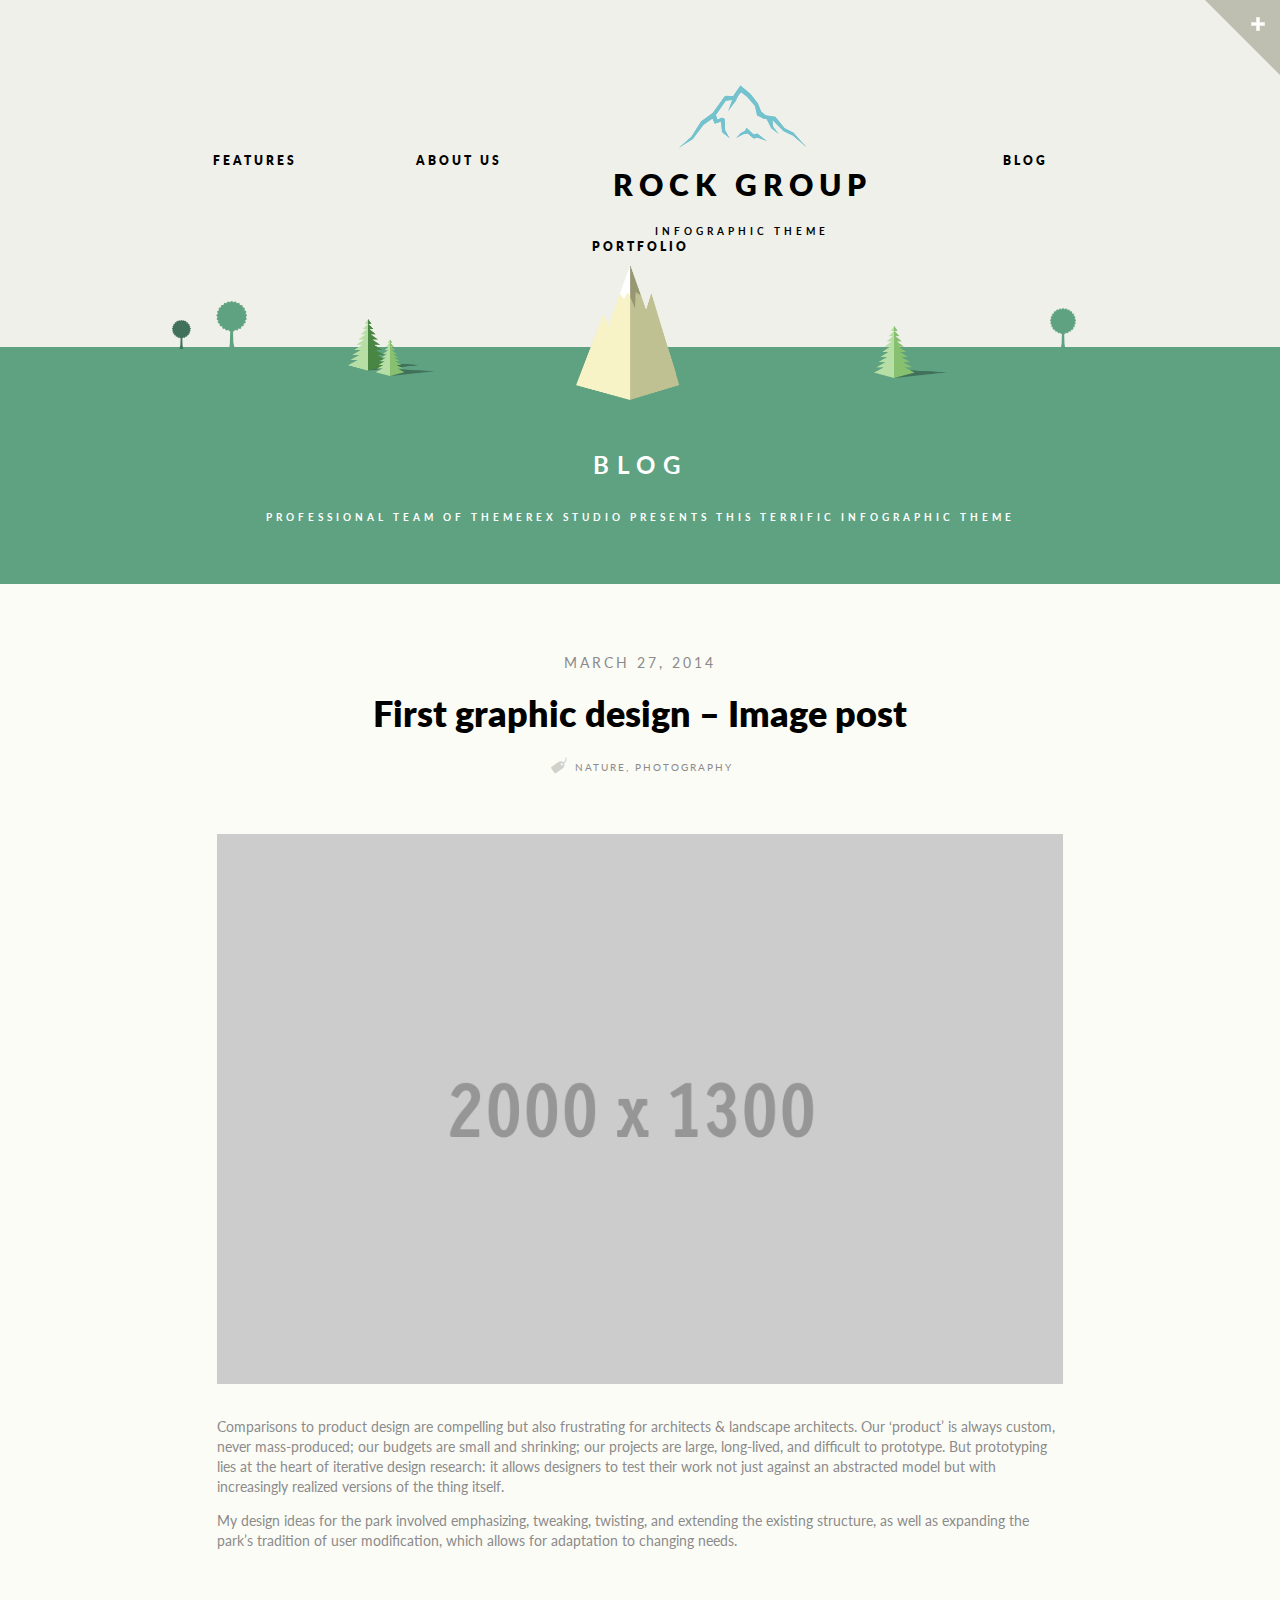
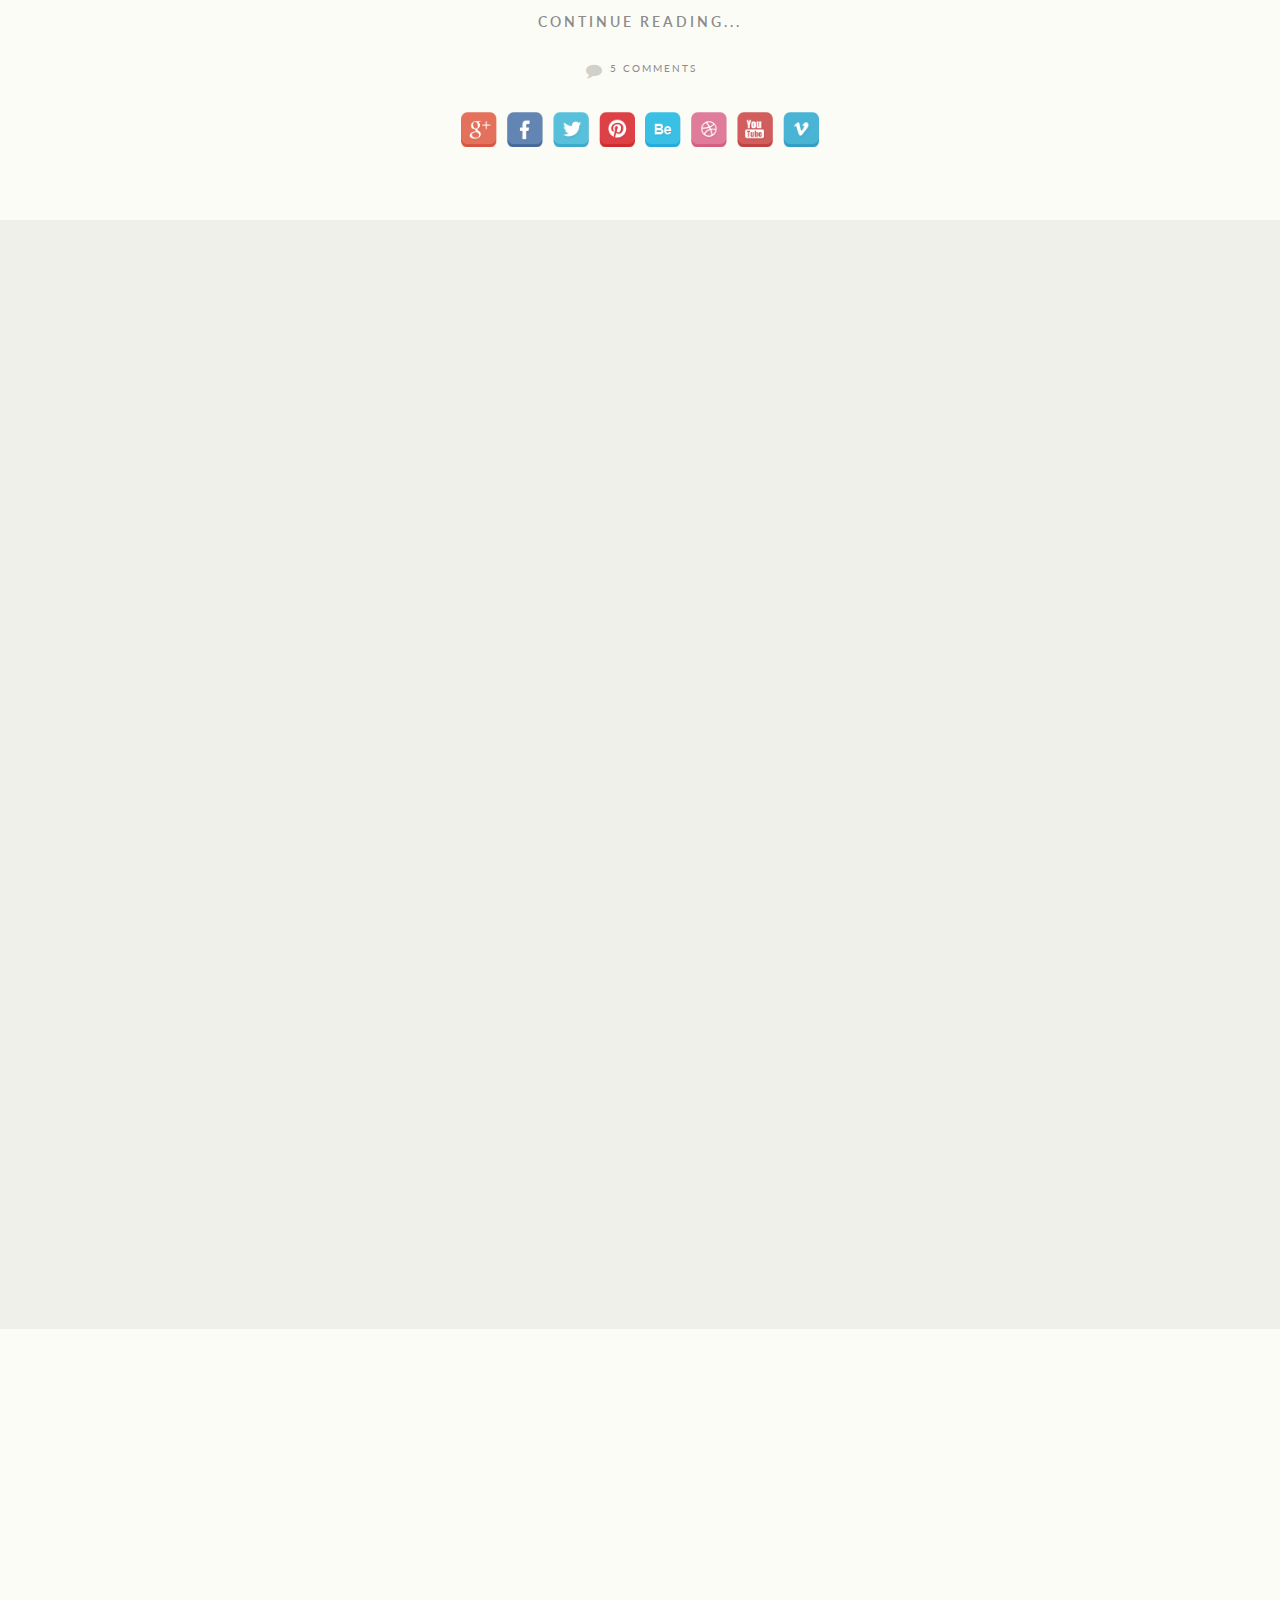
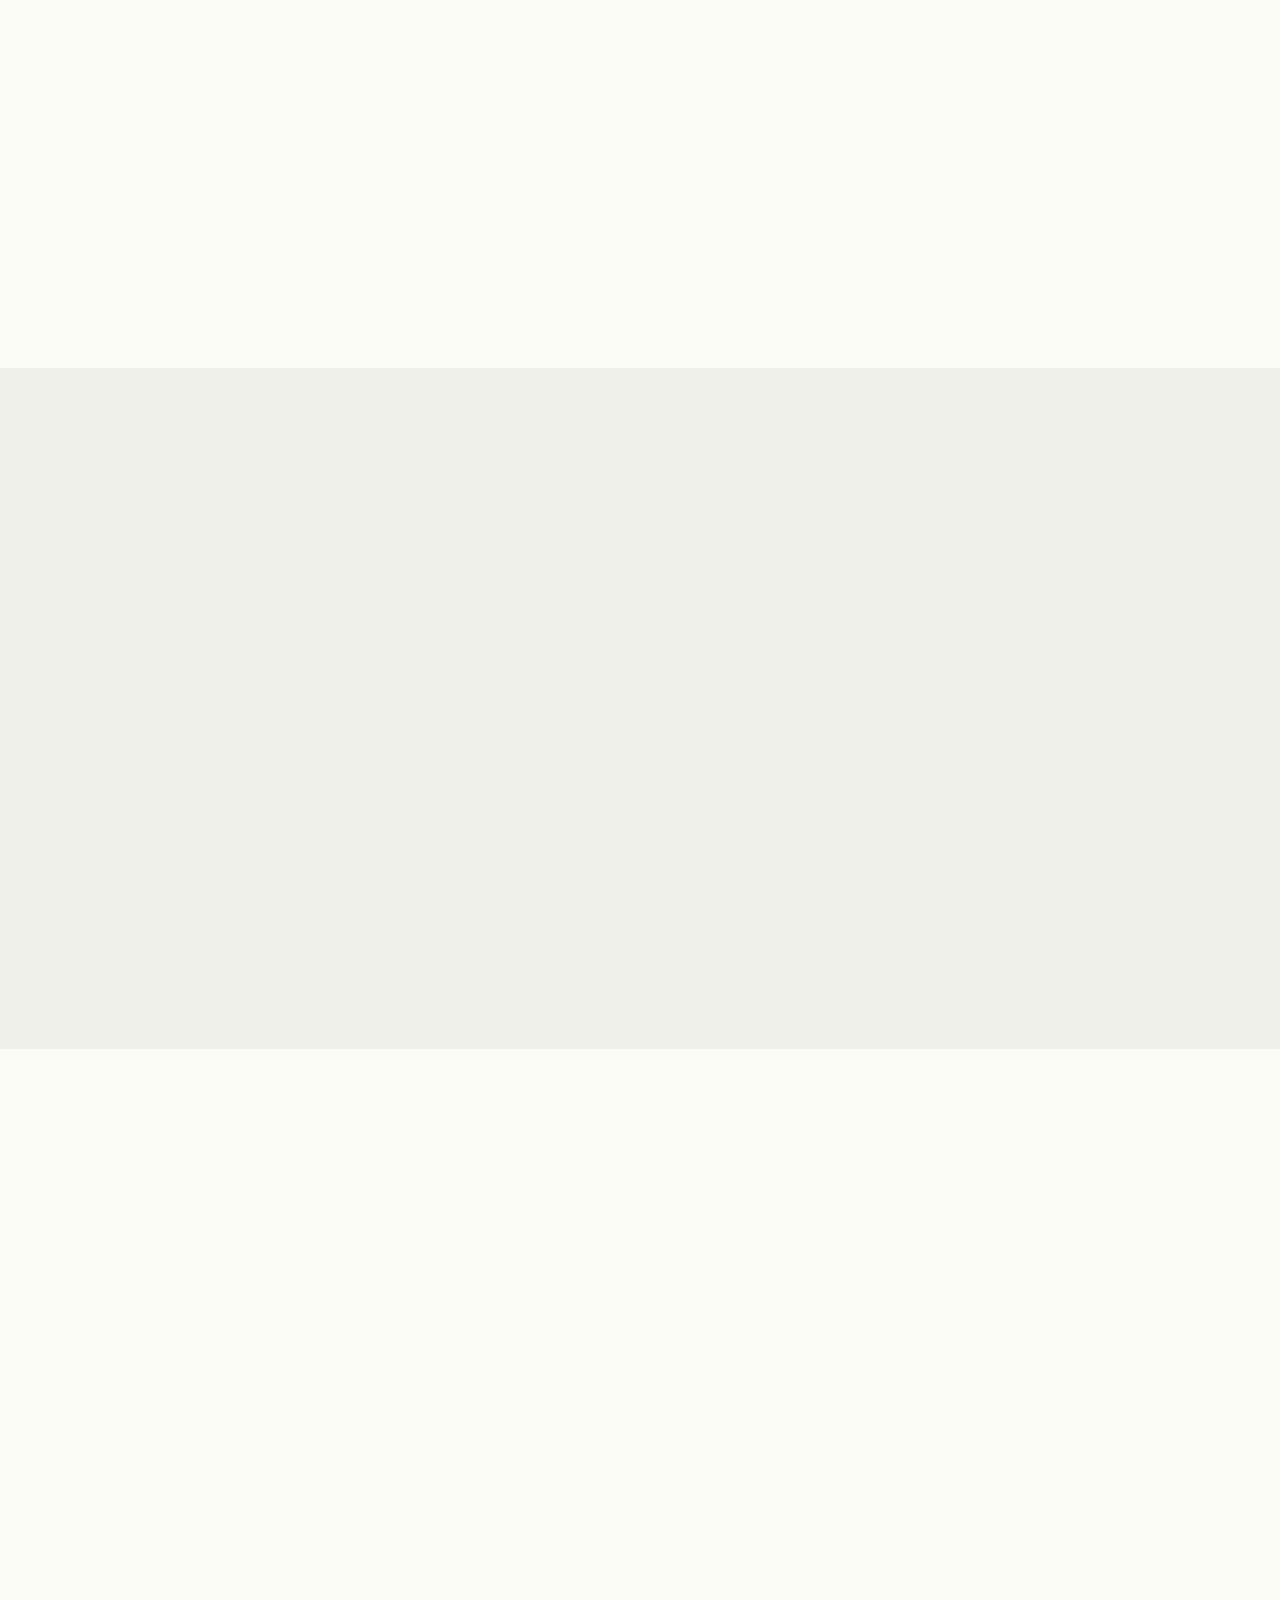
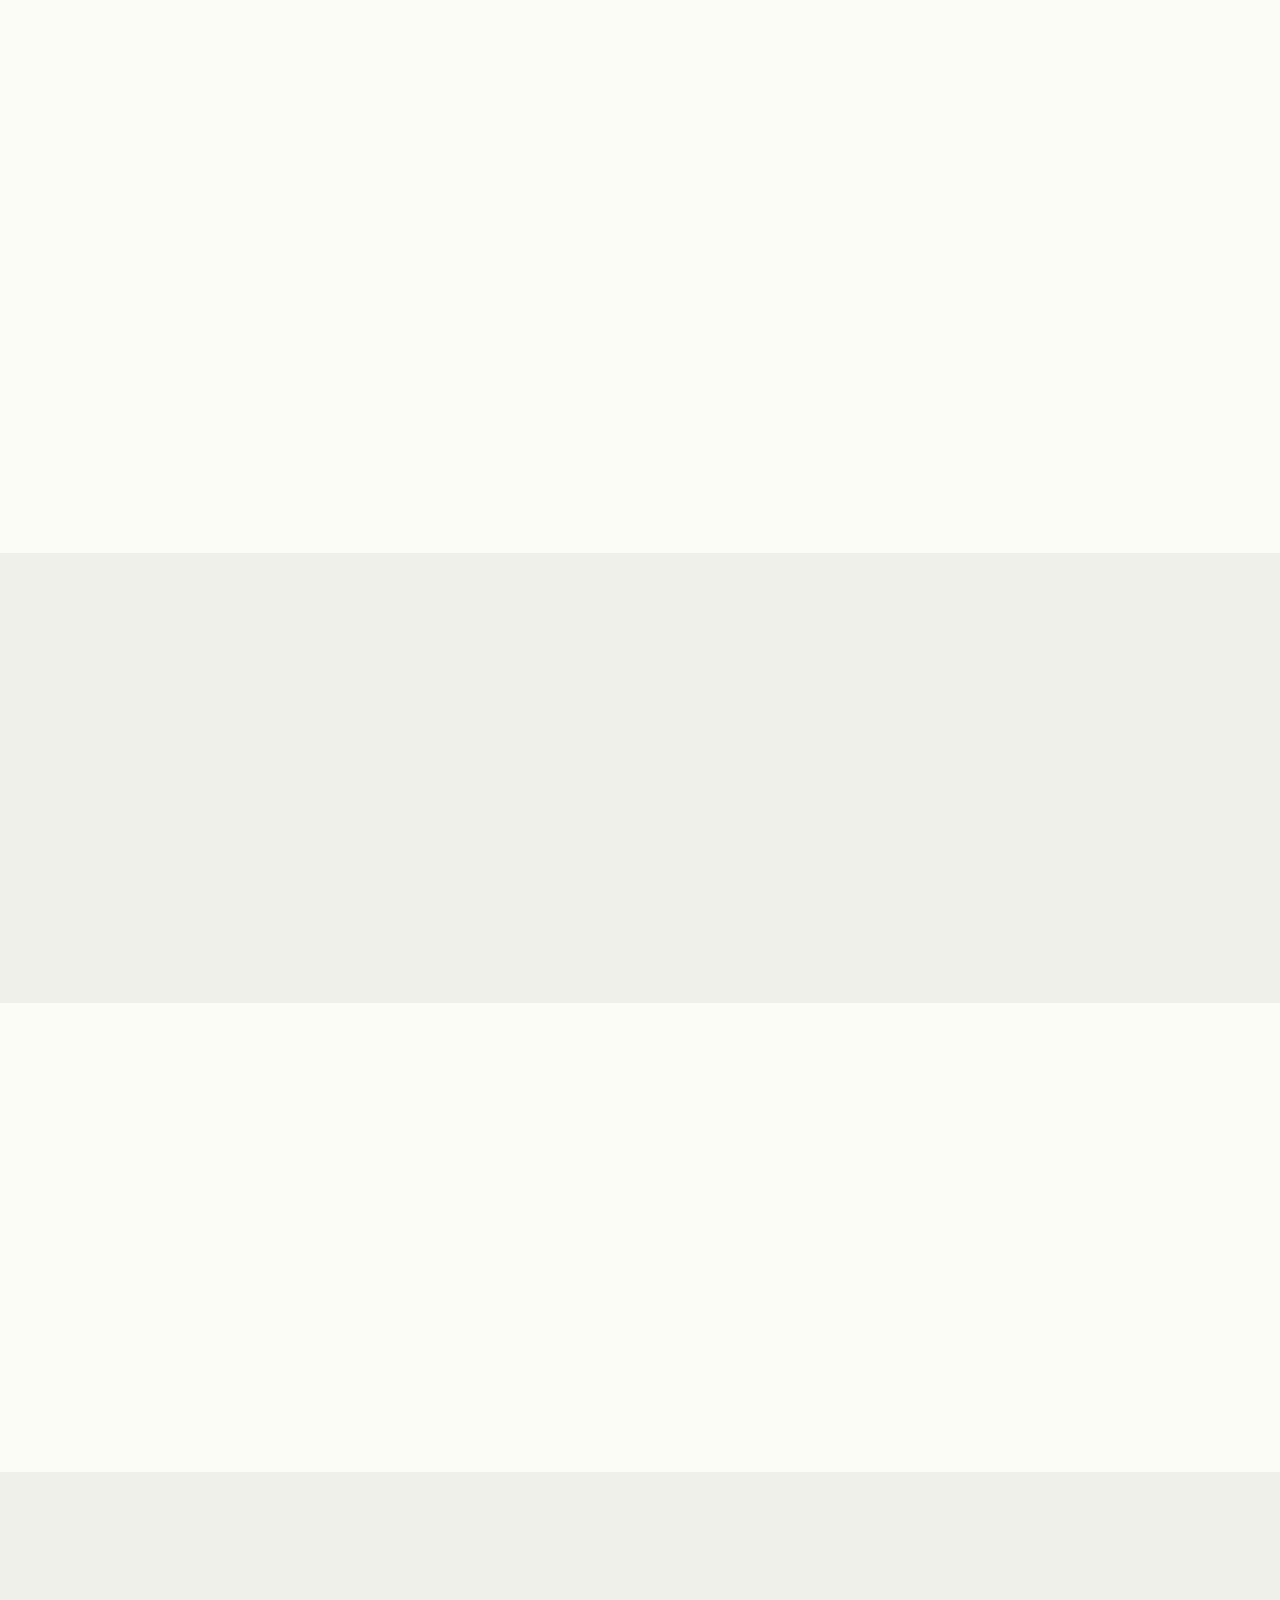
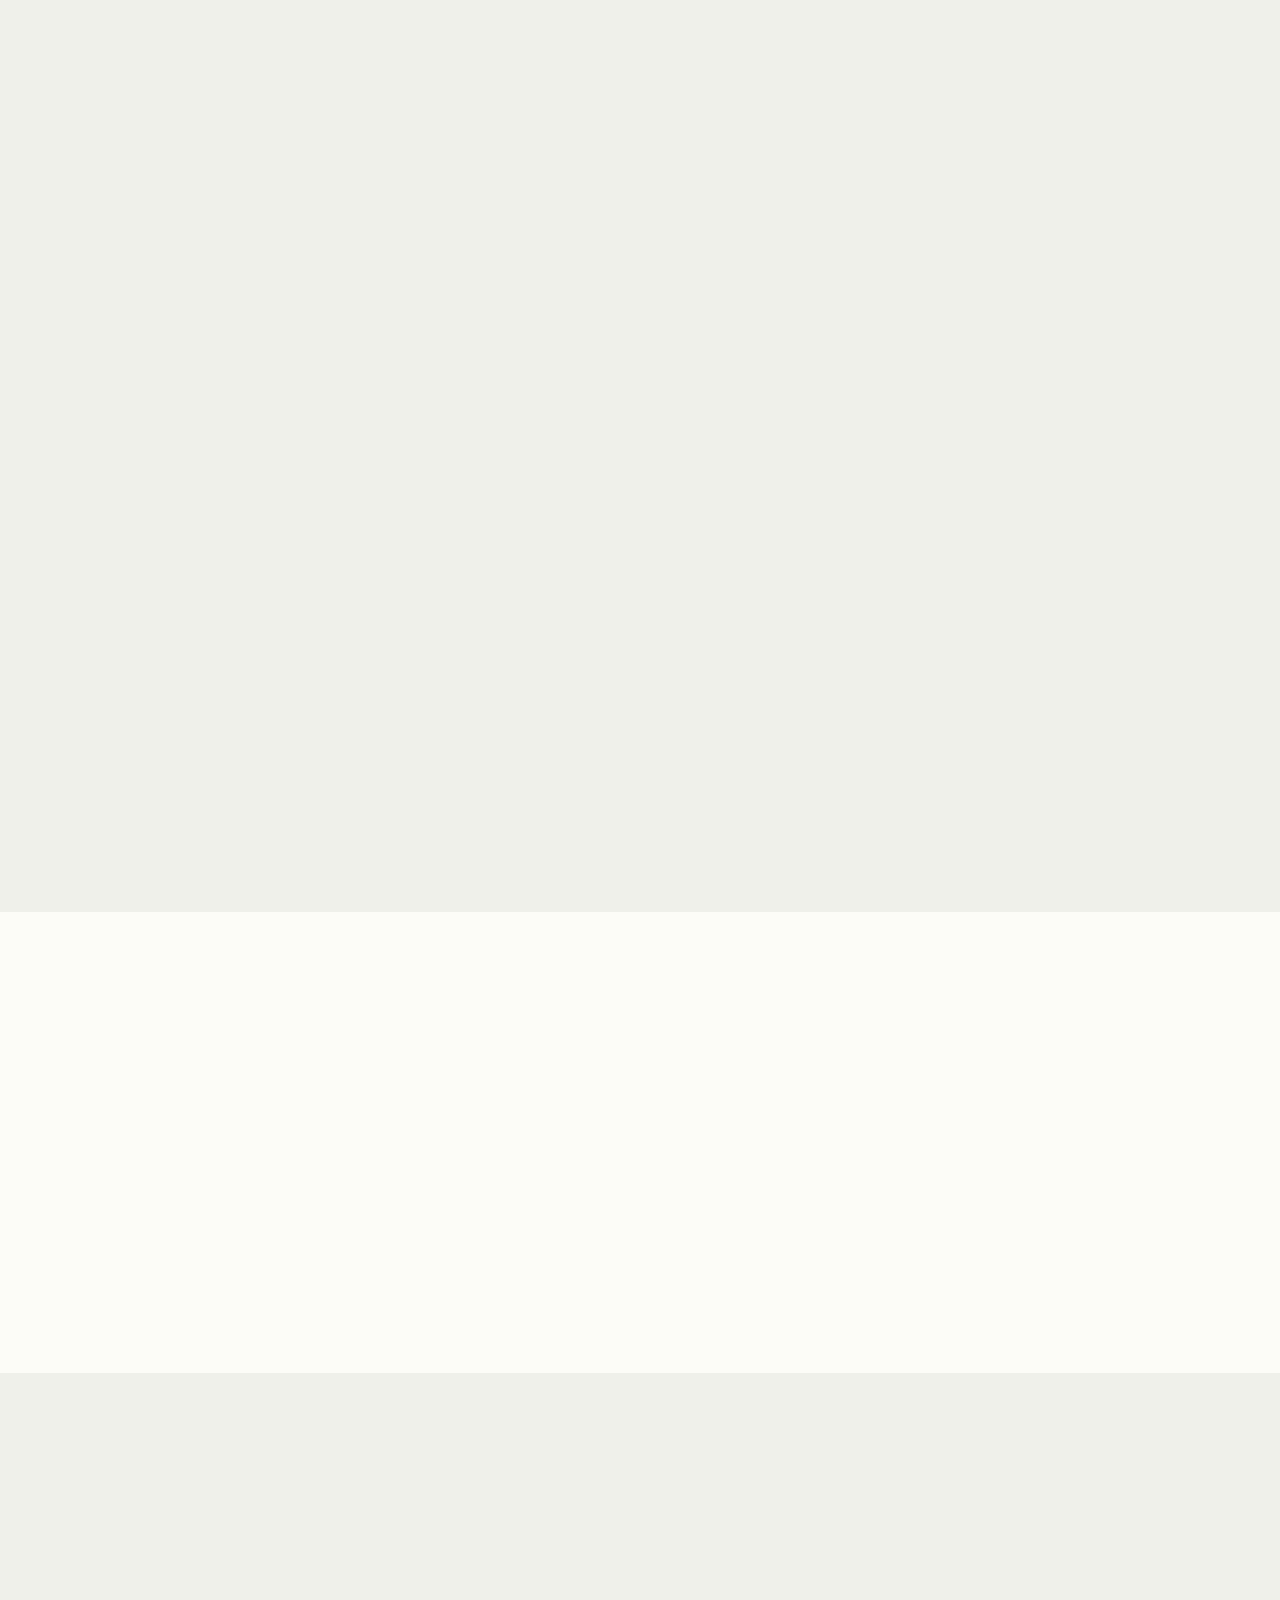
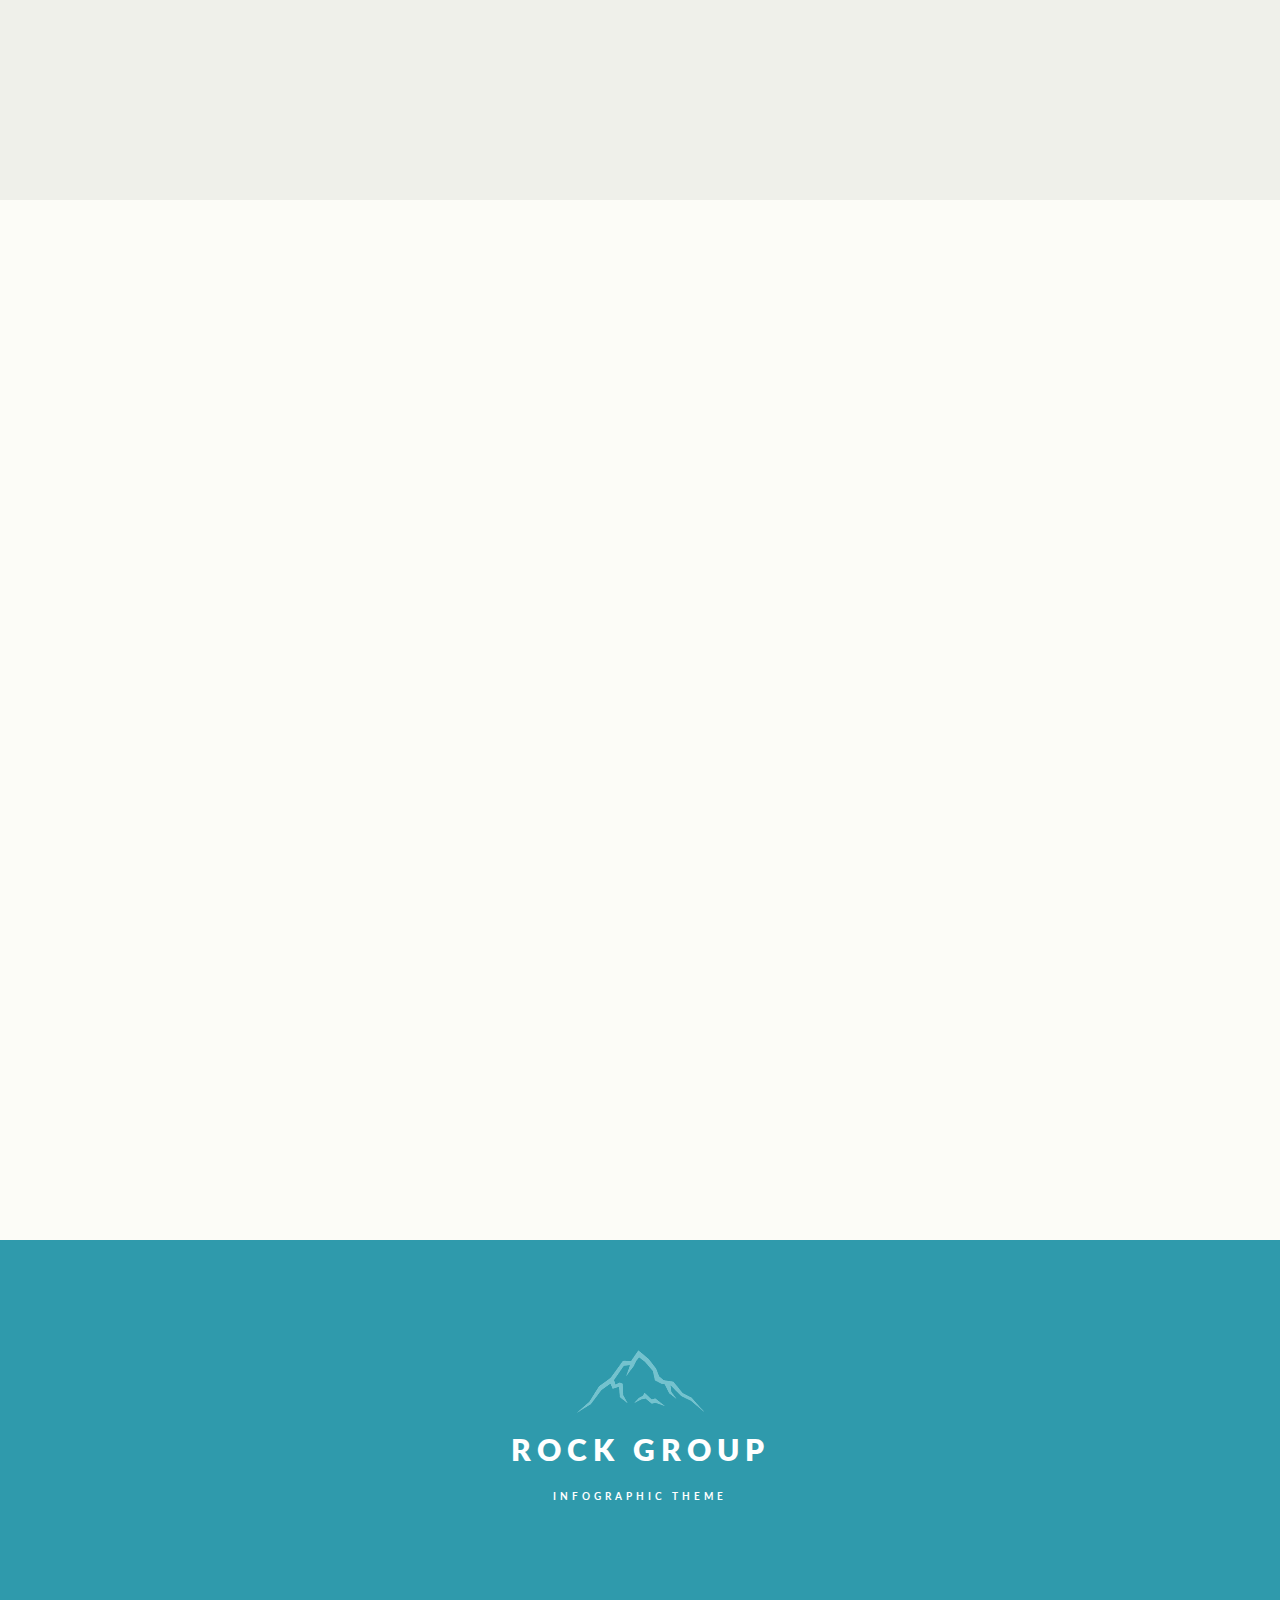
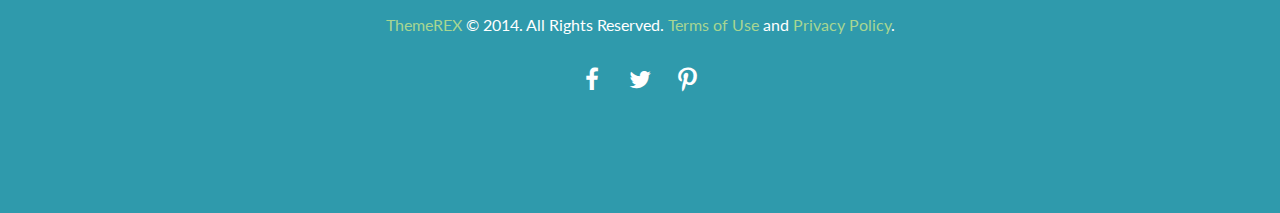
<file: blog.html>
<!DOCTYPE html>
<html>
    <head>
        <meta charset="UTF-8">
        <title>Rock Group</title>
        <meta name="viewport" content="width=device-width, initial-scale=1, maximum-scale=1">
        <link rel="stylesheet" type="text/css" href="css/style.css">
        <link rel="stylesheet" type="text/css" href="css/fontello/css/fontello.css">
        <link rel="stylesheet" type="text/css" href="css/prettyPhoto.css">
        <link rel="stylesheet" type="text/css" href="css/mediaplayer.css">
        <link rel="stylesheet" type="text/css" href="css/responsiveslides.css">
        <link rel="stylesheet" type="text/css" href="css/responsive.css">
        <link href='http://fonts.googleapis.com/css?family=Lato:100,300,400,700,900' rel='stylesheet' type='text/css'>
    </head>
    <body class="blog-no-sidebar">
        <div class="body_background"></div>
        <!--Custom panel -->
        <div class="panelbutton"></div>
        <div class="panel">
            <div class="columns">
                <div class="item homepages">
                    <div class="title">Homepage Style</div>
                    <ul>
                        <li><a href="index.html" class="active">rock group</a></li>
                        <li><a href="ecogroup.html">eco group</a></li>
                        <li><a href="travelgroup.html">travel group</a></li>
                    </ul>
                </div>
                <div class="item patterns">
                    <div class="title">Patterns</div>
                    <ul>
                        <li><div class="pattern1"></div></li>
                        <li><div class="pattern2"></div></li>
                        <li><div class="pattern3"></div></li>
                        <li><div class="pattern4"></div></li>
                        <li><div class="pattern5"></div></li>
                        <li><div class="pattern6"></div></li>
                    </ul>
                </div>
                <div class="item background">
                    <div class="title">Background Image</div>
                    <ul>
                        <li><div class="background1"></div></li>
                        <li><div class="background2"></div></li>
                        <li><div class="background3"></div></li>
                        <li><div class="background4"></div></li>
                        <li><div class="background5"></div></li>
                        <li><div class="background6"></div></li>
                    </ul>
                </div>
                <div class="item layout">
                    <div class="title">Layout Style</div>
                    <div><span id="boxed">boxed</span><span id="wide" class="active">wide</span></div>
                </div>
            </div>
            <div class="close"></div>
        </div>
        <!--/Custom panel -->
        <div class="box">
            <header id="header" class="container small_scene">
                <div class="main">
                    <nav class="header">
                        <ul>
                            <li><a href="shortcodes.html">features</a></li>
                            <li><a href="about.html">about us</a></li>
                            <li class="logo">
                                <a href="index.html">
                                    <img src="images/logo.png" alt="">
                                    <h3>rock group</h3>
                                    <h6>infographic theme</h6>
                                </a>
                            </li>
                            <li><a href="blog.html">blog</a></li>
                            <li><a href="gallery.html">portfolio</a></li>
                        </ul>
                    </nav>
                    <nav class="header scroll_menu">
                        <ul>
                            <li><a href="shortcodes.html">features</a></li>
                            <li><a href="about.html">about us</a></li>
                            <li class="logo">
                                <a href="index.html">
                                    <img src="images/logo.png" alt="">
                                    <h3>rock group</h3>
                                    <h6>infographic theme</h6>
                                </a>
                            </li>
                            <li><a href="blog.html">blog</a></li>
                            <li><a href="gallery.html">portfolio</a></li>
                        </ul>
                    </nav>
                    <div id="scene_1">
                        <img class="item" src="images/scene/a1.png" alt="">
                        <img class="item" src="images/scene/a2.png" alt="">
                        <img class="item" src="images/scene/a3.png" alt="">
                        <img class="item" src="images/scene/a4.png" alt="">
                        <img class="item" src="images/scene/a5.png" alt="">
                    </div>
                    <h4 class="white">Blog</h4>
                    <h6 class="white">Professional team of ThemeRex studio presents this terrific Infographic Theme</h6>
                </div>
            </header>
            <section class="container cornsilk pad70">
                <div class="main">
                    <div class="post_date">march 27, 2014</div>
                    <h2 class="post_title">First graphic design – Image post</h2>
                    <div class="post_category marg60-bot"><span class="icon icon-tag"></span><a href="">Nature</a>, <a href="">photography</a></div>
                    <div class="post_image marg30-bot"><img src="images/blog/2000x1300.jpg" alt=""></div>
                    <div class="post_content marg60-bot">
                        Comparisons to product design are compelling but also frustrating for architects & landscape architects. Our ‘product’ is always custom, never mass-produced; our budgets are small and shrinking; our projects are large, long-lived, and difficult to prototype. But prototyping lies at the heart of iterative design research: it allows designers to test their work not just against an abstracted model but with increasingly realized versions of the thing itself. 
                        <p>My design ideas for the park involved emphasizing, tweaking, twisting, and extending the existing structure, as well as expanding the park’s tradition of user modification, which allows for adaptation to changing needs.</p>
                    </div>
                    <div class="post_more marg30-bot"><a href="">Continue Reading...</a></div>
                    <div class="post_comment marg30-bot"><span class="icon icon-comment"></span>5 comments</div>
                    <div class="post_social">
                        <ul>
                            <li><a href="" class="icon_gmail"></a></li>
                            <li><a href="" class="icon_facebook"></a></li>
                            <li><a href="" class="icon_twitter"></a></li>
                            <li><a href="" class="icon_pinterest"></a></li>
                            <li><a href="" class="icon_be"></a></li>
                            <li><a href="" class="icon_dribbble"></a></li>
                            <li><a href="" class="icon_youtube"></a></li>
                            <li><a href="" class="icon_vimeo"></a></li>
                        </ul>
                    </div>
                </div>
            </section>
            <section class="container beige pad70">
                <div class="main post-anim">
                    <div class="post_date">march 27, 2014</div>
                    <h2 class="post_title">Slideshow with Featured images</h2>
                    <div class="post_category marg60-bot"><span class="icon icon-tag"></span><a href="">Nature</a>, <a href="">photography</a></div>
                    <div class="slider_container marg30-bot">
                        <ul class="rslides">
                            <li><img src="images/blog/2000x1300.jpg" alt="" /></li>
                            <li><img src="images/blog/2000x1300.jpg" alt="" /></li>
                            <li><img src="images/blog/2000x1300.jpg" alt="" /></li>
                            <li><img src="images/blog/2000x1300.jpg" alt="" /></li>
                            <li><img src="images/blog/2000x1300.jpg" alt="" /></li>
                        </ul>
                    </div>
                    <div class="post_content marg60-bot">We created three popular infographic skins for business, ecology and politics. You may use these templates both for these themes and for many others, since they are quite versatile.	</div>
                    <div class="post_more marg30-bot"><a href="">Continue Reading...</a></div>
                    <div class="post_comment marg30-bot"><span class="icon icon-comment"></span>5 comments</div>
                    <div class="post_social">
                        <ul>
                            <li><a href="" class="icon_gmail"></a></li>
                            <li><a href="" class="icon_facebook"></a></li>
                            <li><a href="" class="icon_twitter"></a></li>
                            <li><a href="" class="icon_pinterest"></a></li>
                            <li><a href="" class="icon_be"></a></li>
                            <li><a href="" class="icon_dribbble"></a></li>
                            <li><a href="" class="icon_youtube"></a></li>
                            <li><a href="" class="icon_vimeo"></a></li>
                        </ul>
                    </div>
                </div>
            </section>
            <section class="container cornsilk pad70">
                <div class="main post-anim">
                    <div class="post_date">march 27, 2014</div>
                    <h2 class="post_title">Audio Post</h2>
                    <div class="post_category marg60-bot"><span class="icon icon-tag"></span><a href="">audio</a>, <a href="">music</a></div>
                    <audio src="http://beautymind.webglogic.com/audio/AirReview-Landmarks-02-ChasingCorporate.mp3" width="100%" height="50" class="marg30-bot"></audio>
                    <div class="post_content marg60-bot">My design ideas for the park involved emphasizing, tweaking, twisting, and extending the existing structure, as well as expanding the park’s tradition of user modification, which allows for adaptation to changing needs.</div>
                    <div class="post_more marg30-bot"><a href="">Continue Reading...</a></div>
                    <div class="post_comment marg30-bot"><span class="icon icon-comment"></span>5 comments</div>
                    <div class="post_social">
                        <ul>
                            <li><a href="" class="icon_gmail"></a></li>
                            <li><a href="" class="icon_facebook"></a></li>
                            <li><a href="" class="icon_twitter"></a></li>
                            <li><a href="" class="icon_pinterest"></a></li>
                            <li><a href="" class="icon_be"></a></li>
                            <li><a href="" class="icon_dribbble"></a></li>
                            <li><a href="" class="icon_youtube"></a></li>
                            <li><a href="" class="icon_vimeo"></a></li>
                        </ul>
                    </div>
                </div>
            </section>
            <section class="container pad beige pad70">
                <div class="main_middle post-anim">
                    <div class="post_date">march 27, 2014</div>
                    <h2 class="post_title">Quote Format</h2>
                    <div class="post_category marg60-bot"><span class="icon icon-tag"></span><a href="">lifestyle</a>, <a href="">world</a></div>
                    <div class="quote_icon  marg30-bot"><span class="icon icon-quote"></span></div>
                    <div class="quote_content marg30-bot">In the End, we will remember not the words of our enemies, but the silence of our friends.</div>
                    <div class="quote_author marg30-bot"><img src="images/blog/250x250.jpg" alt=""></div>
                    <div class="quote_author_info marg30-bot">Martin Luther King Jr.<br/>(1929-1968)</div>
                    <div class="post_social">
                        <ul>
                            <li><a href="" class="icon_gmail"></a></li>
                            <li><a href="" class="icon_facebook"></a></li>
                            <li><a href="" class="icon_twitter"></a></li>
                            <li><a href="" class="icon_pinterest"></a></li>
                            <li><a href="" class="icon_be"></a></li>
                            <li><a href="" class="icon_dribbble"></a></li>
                            <li><a href="" class="icon_youtube"></a></li>
                            <li><a href="" class="icon_vimeo"></a></li>
                        </ul>
                    </div>
                </div>
            </section>
            <section class="container cornsilk pad70">
                <div class="main post-anim">
                    <div class="post_date">march 27, 2014</div>
                    <h2 class="post_title">Grid Type Gallery</h2>
                    <div class="post_category marg60-bot"><span class="icon icon-tag"></span><a href="">photography</a>, <a href="">life</a>, <a href="">design</a></div>
                    <ul class="gallery_images marg30-bot">
                        <li><img src="images/blog/2000x1300.jpg" alt=""></li>
                        <li><img src="images/blog/2000x1300.jpg" alt=""></li>
                        <li><img src="images/blog/2000x1300.jpg" alt=""></li>
                        <li><img src="images/blog/2000x1300.jpg" alt=""></li>
                    </ul>
                    <div class="post_content marg60-bot">My design ideas for the park involved emphasizing, tweaking, twisting, and extending the existing structure, as well as expanding the park’s tradition of user modification, which allows for adaptation to changing needs.</div>
                    <div class="post_more marg30-bot"><a href="">Continue Reading...</a></div>
                    <div class="post_social">
                        <ul>
                            <li><a href="" class="icon_gmail"></a></li>
                            <li><a href="" class="icon_facebook"></a></li>
                            <li><a href="" class="icon_twitter"></a></li>
                            <li><a href="" class="icon_pinterest"></a></li>
                            <li><a href="" class="icon_be"></a></li>
                            <li><a href="" class="icon_dribbble"></a></li>
                            <li><a href="" class="icon_youtube"></a></li>
                            <li><a href="" class="icon_vimeo"></a></li>
                        </ul>
                    </div>
                </div>
            </section>
            <section class="container beige pad70">
                <div class="main post-anim">
                    <div class="post_date">march 27, 2014</div>
                    <h2 class="post_title">Link Format</h2>
                    <div class="post_category marg60-bot"><span class="icon icon-tag"></span><a href="">Art</a>, <a href="">Logo</a>, <a href="">Print</a>, <a href="">Icons</a>, <a href="">Resources</a></div>
                    <div class="link_content marg60-bot"><a href="http://themeforest.net/user/ThemeREX">http://themeforest.net/user/ThemeREX</a></div>
                    <div class="post_social">
                        <ul>
                            <li><a href="" class="icon_gmail"></a></li>
                            <li><a href="" class="icon_facebook"></a></li>
                            <li><a href="" class="icon_twitter"></a></li>
                            <li><a href="" class="icon_pinterest"></a></li>
                            <li><a href="" class="icon_be"></a></li>
                            <li><a href="" class="icon_dribbble"></a></li>
                            <li><a href="" class="icon_youtube"></a></li>
                            <li><a href="" class="icon_vimeo"></a></li>
                        </ul>
                    </div>
                </div>
            </section>
            <section class="container cornsilk  pad70">
                <div class="main_middle post-anim">
                    <div class="post_date">march 27, 2014</div>
                    <h2 class="post_title marg60-bot">Custom Text</h2>
                    <div class="custom_text marg60-bot">Paris is the capital and most populous city of France. Situated on the Seine River, in the north of the country, it is at the heart of the Île-de-France region, also known as the région parisienne. Within its administrative limits largely unchanged since 1860 (the 20 arrondissements)</div>
                    <div class="post_social">
                        <ul>
                            <li><a href="" class="icon_gmail"></a></li>
                            <li><a href="" class="icon_facebook"></a></li>
                            <li><a href="" class="icon_twitter"></a></li>
                            <li><a href="" class="icon_pinterest"></a></li>
                            <li><a href="" class="icon_be"></a></li>
                            <li><a href="" class="icon_dribbble"></a></li>
                            <li><a href="" class="icon_youtube"></a></li>
                            <li><a href="" class="icon_vimeo"></a></li>
                        </ul>
                    </div>
                </div>
            </section>
            <section class="container beige  pad70">
                <div class="main post-anim">
                    <div class="post_date">march 27, 2014</div>
                    <h2 class="post_title">Video Post</h2>
                    <div class="post_category marg60-bot"><span class="icon icon-tag"></span><a href="">audio</a>, <a href="">music</a></div>
                    <div class="post_video marg30-bot">
                        <div class="video_thumb" data-frame="http://player.vimeo.com/video/99338216"></div>
                    </div>
                    <div class="post_content marg60-bot">My design ideas for the park involved emphasizing, tweaking, twisting, and extending the existing structure, as well as expanding the park’s tradition of user modification, which allows for adaptation to changing needs.</div>
                    <div class="post_more marg30-bot"><a href="">Continue Reading...</a></div>
                    <div class="post_social">
                        <ul>
                            <li><a href="" class="icon_gmail"></a></li>
                            <li><a href="" class="icon_facebook"></a></li>
                            <li><a href="" class="icon_twitter"></a></li>
                            <li><a href="" class="icon_pinterest"></a></li>
                            <li><a href="" class="icon_be"></a></li>
                            <li><a href="" class="icon_dribbble"></a></li>
                            <li><a href="" class="icon_youtube"></a></li>
                            <li><a href="" class="icon_vimeo"></a></li>
                        </ul>
                    </div>
                </div>
            </section>
            <section class="container cornsilk  pad70">
                <div class="main post-anim">
                    <div class="post_date">march 27, 2014</div>
                    <h2 class="post_title marg60-bot">Chat Format</h2>
                    <div class="chat_content">
                        <div class="message">
                            <div class="author">Mat Jefferson: </div>
                            <div class="content">Lorem ipsum dolor sit amet, consectetur adipisicing elit, sed do eiusmod tempor incididunt ut labore et dolore magna aliqua. Ut enim ad minim veniam, quis nostrud exercitation ullamco laboris nisi ut aliquip ex ea commodo consequat. Duis aute irure dolor in reprehenderit in voluptate velit esse cillum dolore eu fugiat nulla pariatur.</div>
                        </div>
                        <div class="message">
                            <div class="author">Maria: </div>
                            <div class="content"> Donec at lacus magna. Nullam placerat semper urna eu faucibus. Cum sociis natoque penatibus et magnis dis parturient montes, nascetur ridiculus mus.</div>
                        </div>
                        <div class="message">
                            <div class="author">Mat Jefferson: </div>
                            <div class="content">Aliquam euismoder ante dictum velit accumsan.</div>
                        </div>
                    </div>
                </div>
            </section>
            <section class="container beige  pad70">
                <div class="main post-anim">
                    <div class="post_date">march 27, 2014</div>
                    <h2 class="post_title">Aside Format</h2>
                    <div class="post_category marg60-bot"><span class="icon icon-tag"></span><a href="">Art</a>, <a href="">Logo</a>, <a href="">Print</a>, <a href="">Icons</a>, <a href="">Resources</a></div>
                    <div class="aside_content">
                        <div class="photo"><img src="images/blog/250x250.jpg" alt=""></div>
                        <div class="name">Mat Jefferson</div>
                        <div class="content">Etiam volutpat adipiscing posuere suspendisse pellentesque mauris  aliquam eleifend. Aliquam euismoder ante dictum velit accumsan.<br/>Aenean nulla purus, interdum vel tincidunt sit amet, aliquam vitae velit. Suspendisse euismod lorem luctus vehicula molestie. Curabitur sed aliquam eros.</div>
                    </div>
                </div>
            </section>
            <section class="container cornsilk pad70">
                <div class="main post-anim">
                    <div class="post_date">march 27, 2014</div>
                    <h2 class="post_title">Video Post</h2>
                    <div class="post_category marg60-bot"><span class="icon icon-tag"></span><a href="">audio</a>, <a href="">music</a></div>
                    <div class="post_video marg30-bot">
                        <div class="video_thumb" data-frame="http://player.vimeo.com/video/105286558"></div>
                    </div>
                    <div class="post_content marg60-bot">My design ideas for the park involved emphasizing, tweaking, twisting, and extending the existing structure, as well as expanding the park’s tradition of user modification, which allows for adaptation to changing needs.</div>
                    <div class="post_more marg30-bot"><a href="">Continue Reading...</a></div>
                    <div class="post_social">
                        <ul>
                            <li><a href="" class="icon_gmail"></a></li>
                            <li><a href="" class="icon_facebook"></a></li>
                            <li><a href="" class="icon_twitter"></a></li>
                            <li><a href="" class="icon_pinterest"></a></li>
                            <li><a href="" class="icon_be"></a></li>
                            <li><a href="" class="icon_dribbble"></a></li>
                            <li><a href="" class="icon_youtube"></a></li>
                            <li><a href="" class="icon_vimeo"></a></li>
                        </ul>
                    </div>
                </div>
            </section>
            <footer class="footer container cadetblue">
                <div class="main white">
                    <div class="logo">
                        <img src="images/logo.png" alt="">
                        <h3>rock group</h3>
                        <h6>infographic theme</h6>
                    </div>
                    <div class="content"><a href="">ThemeREX</a> © 2014. All Rights Reserved. <a href="">Terms of Use</a> and <a href="">Privacy Policy</a>.</div>
                    <div class="social">
                        <ul>
                            <li><a href=""><span class="icon-facebook"></span></a></li>
                            <li><a href=""><span class="icon-twitter"></span></a></li>
                            <li><a href=""><span class="icon-pinterest"></span></a></li>
                        </ul>
                    </div>
                </div>
            </footer>
        </div>
        <script type="text/javascript" src="js/jquery.min.js"></script> 
        <script type="text/javascript" src="js/Chart.min.js"></script> 
        <script type="text/javascript" src="js/jquery.flexslider.min.js"></script>
        <script type="text/javascript" src="js/jquery.prettyPhoto.js"></script>
        <script type="text/javascript" src="js/mediaelement.min.js"></script>
        <script type="text/javascript" src="js/responsiveslides.js"></script>
		<script type="text/javascript" src="js/jquery.cookie.js"></script>
        <script type="text/javascript" src="js/_front.js"></script>
    </body>
</html>
</file>
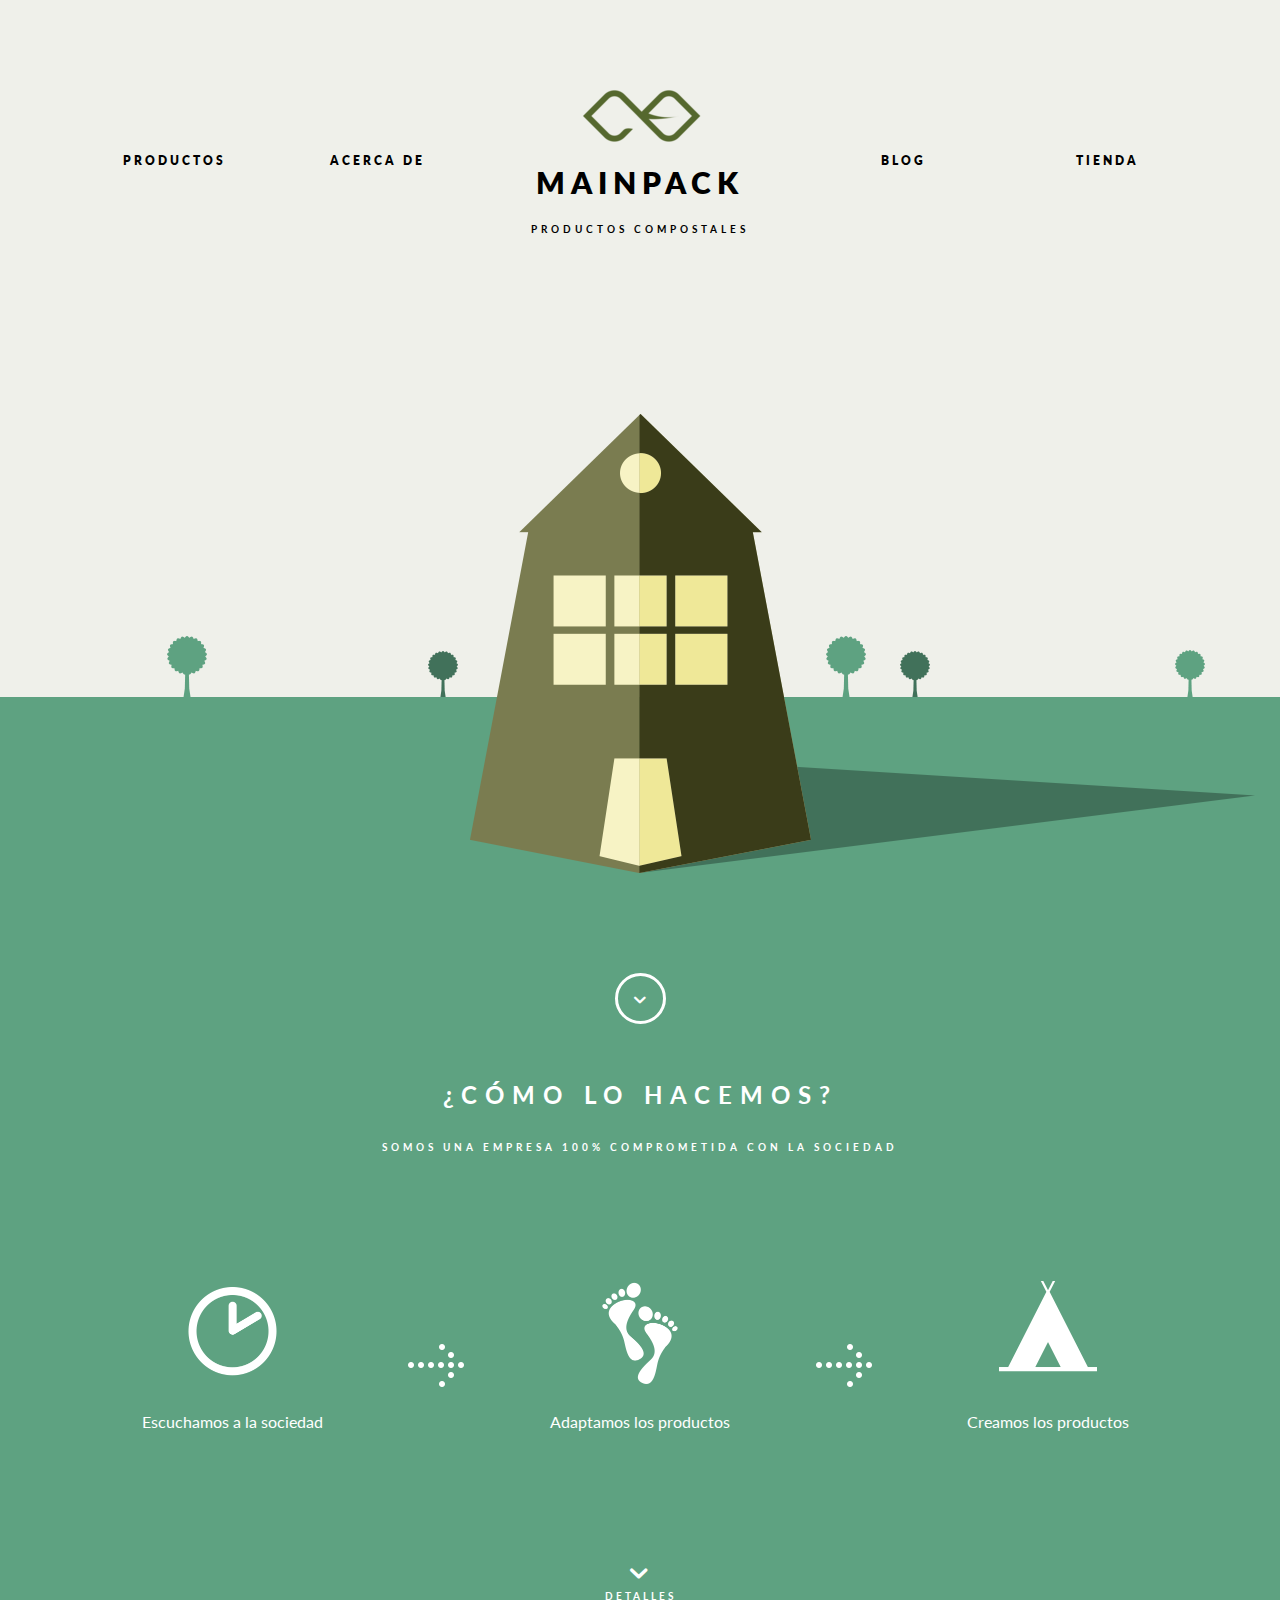
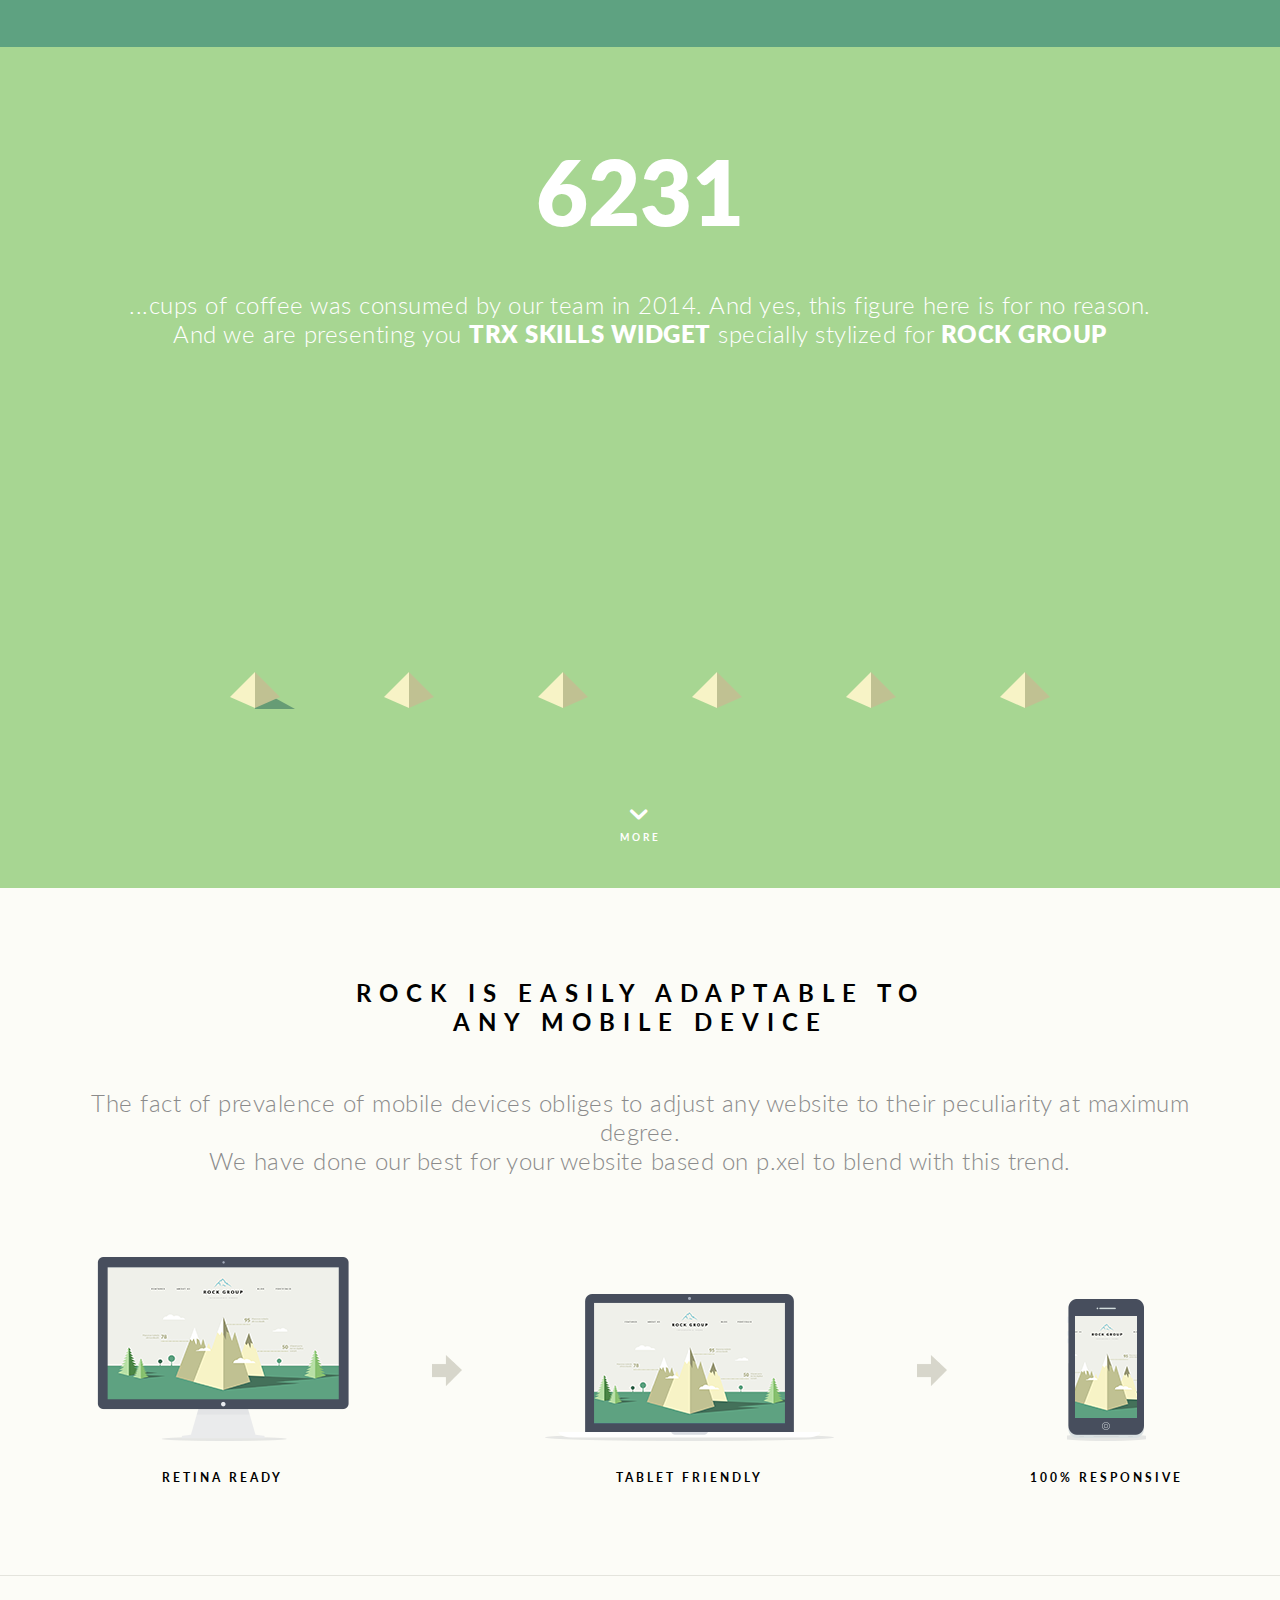
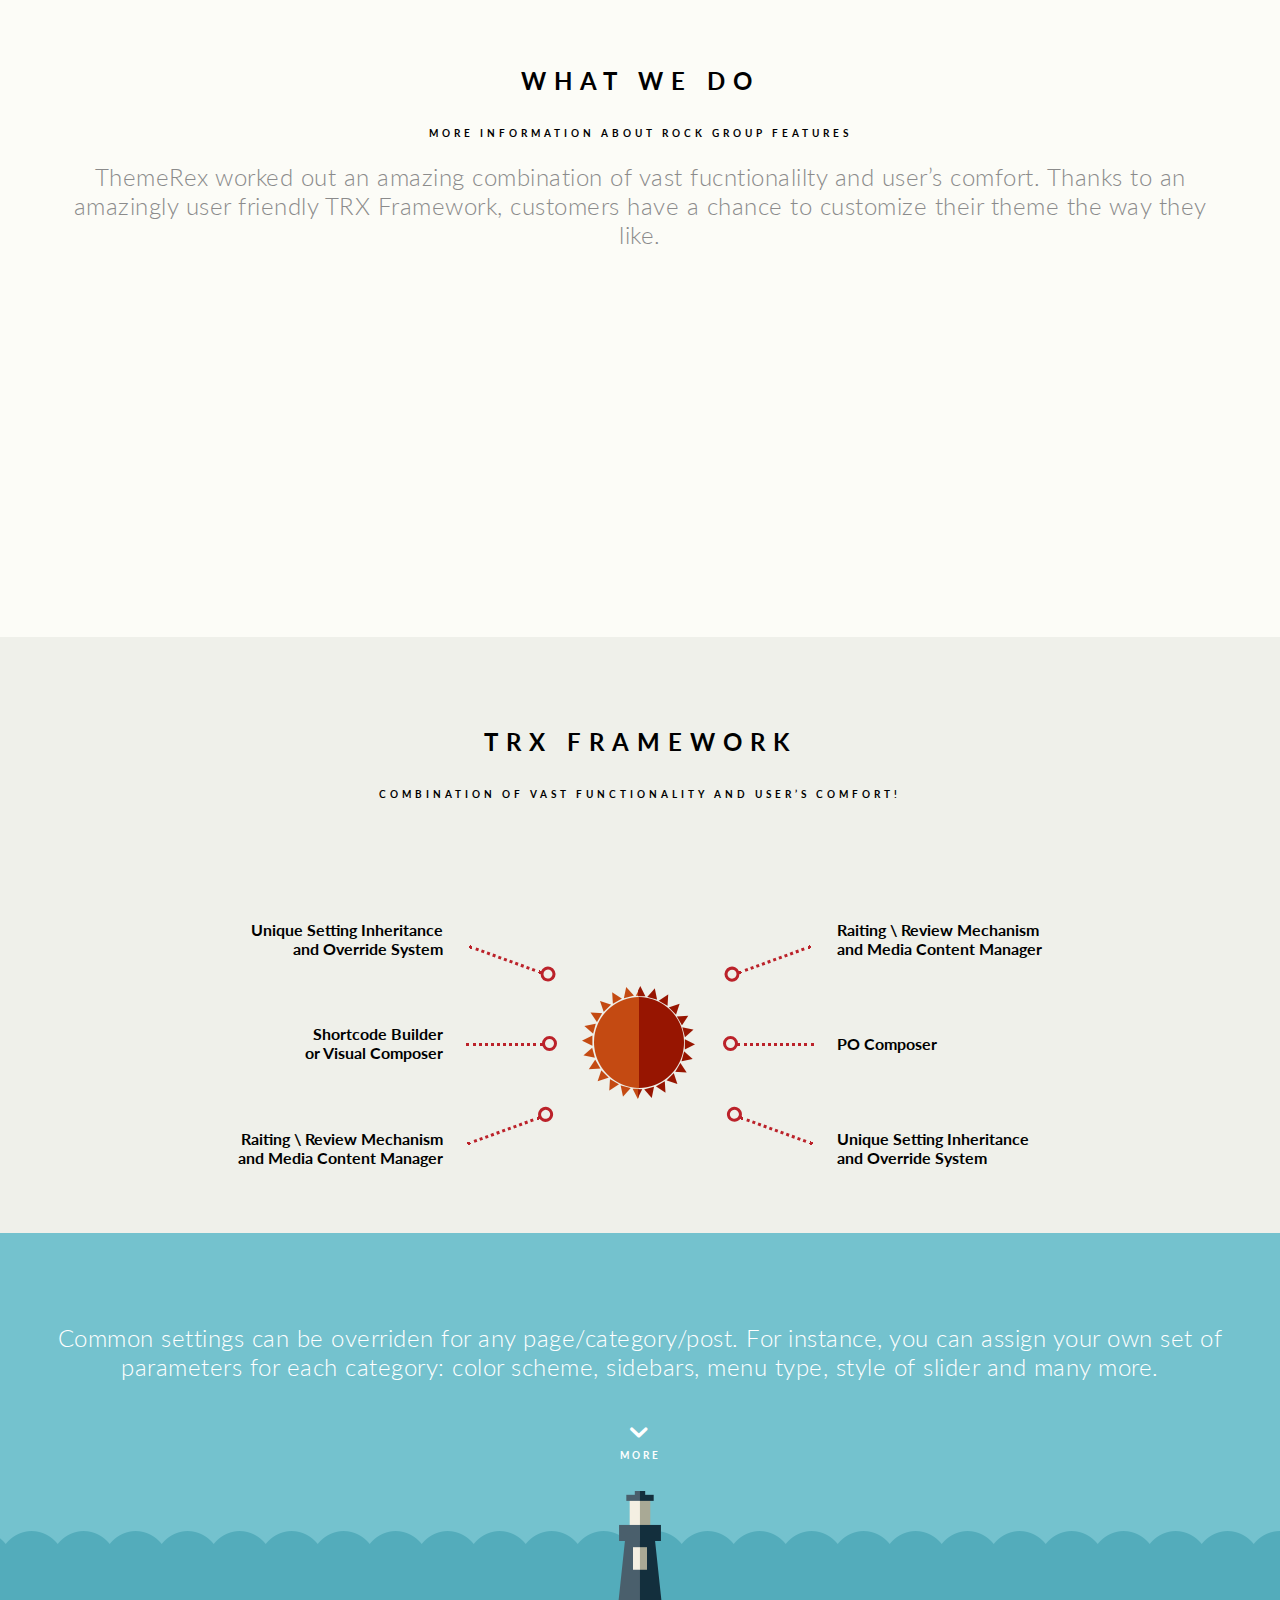
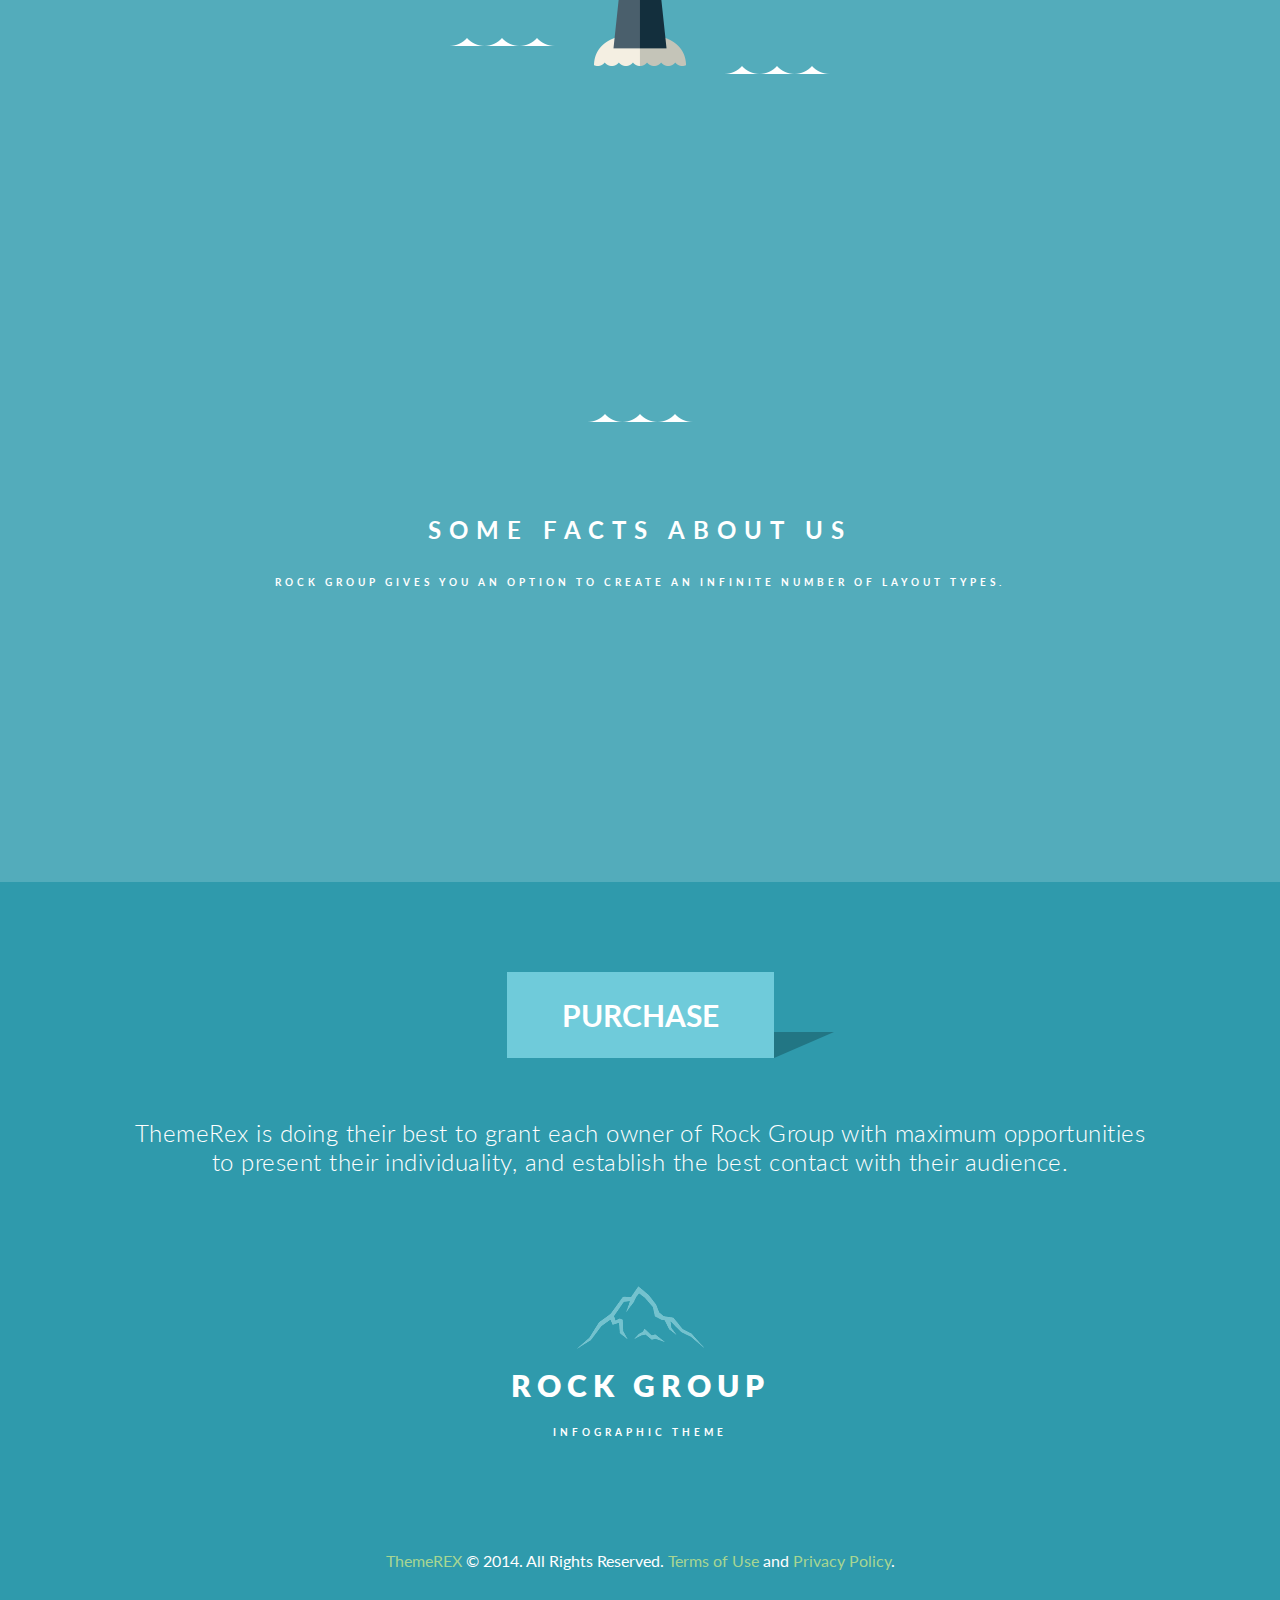
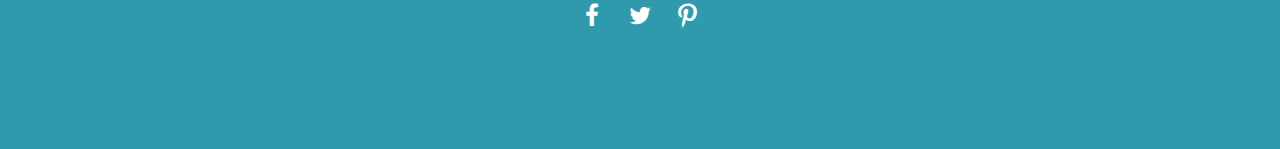
<file: ecogroup.html>
<!DOCTYPE html>
<html>
    <head>
        <meta charset="UTF-8">
        <title>Mainpack - Productos compostales</title>
        <meta name="viewport" content="width=device-width, initial-scale=1, maximum-scale=1">
        <link rel="stylesheet" type="text/css" href="css/style.css">
        <link rel="stylesheet" type="text/css" href="css/fontello/css/fontello.css">
        <link rel="stylesheet" type="text/css" href="css/prettyPhoto.css">
        <link rel="stylesheet" type="text/css" href="css/responsiveslides.css">
        <link rel="stylesheet" type="text/css" href="css/responsive.css">
        <link href='http://fonts.googleapis.com/css?family=Lato:100,300,400,700,900' rel='stylesheet' type='text/css'>
    </head>
    <body class="no-blog">
        <div class="body_background"></div>
        <!--Custom panel -->
        <!-- <div class="panelbutton"></div> -->
        <!-- <div class="panel">
            <div class="columns">
                <div class="item homepages">
                    <div class="title">Homepage Style</div>
                    <ul>
                        <li><a href="index.html">rock group</a></li>
                        <li><a href="ecogroup.html" class="active">eco group</a></li>
                        <li><a href="travelgroup.html">travel group</a></li>
                    </ul>
                </div>
                <div class="item patterns">
                    <div class="title">Patterns</div>
                    <ul>
                        <li><div class="pattern1"></div></li>
                        <li><div class="pattern2"></div></li>
                        <li><div class="pattern3"></div></li>
                        <li><div class="pattern4"></div></li>
                        <li><div class="pattern5"></div></li>
                        <li><div class="pattern6"></div></li>
                    </ul>
                </div>
                <div class="item background">
                    <div class="title">Background Image</div>
                    <ul>
                        <li><div class="background1"></div></li>
                        <li><div class="background2"></div></li>
                        <li><div class="background3"></div></li>
                        <li><div class="background4"></div></li>
                        <li><div class="background5"></div></li>
                        <li><div class="background6"></div></li>
                    </ul>
                </div>
                <div class="item layout">
                    <div class="title">Layout Style</div>
                    <div><span id="boxed">boxed</span><span id="wide" class="active">wide</span></div>
                </div>
            </div>
            <div class="close"></div>
        </div> -->
        <!--/Custom panel -->
        <div class="box">
            <header id="header" class="container eco">
                <div class="main">
                    <nav class="header">
                        <ul>
                            <li><a href="shortcodes.html">Productos</a></li>
                            <li><a href="about.html">Acerca de</a></li>
                            <li class="logo">
                                <a href="ecogroup.html">
                                    <img src="images/logotipoo.png" alt="">
                                    <h3>Mainpack</h3>
                                    <h6>Productos compostales</h6>
                                </a>
                            </li>
                            <li><a href="blog.html">blog</a></li>
                            <li><a href="gallery.html">Tienda</a></li>
                        </ul>
                    </nav>
                    <nav class="header scroll_menu">
                        <ul>
                            <li><a href="shortcodes.html">Productos</a></li>
                            <li><a href="about.html">Acerca de</a></li>
                            <li class="logo">
                                <a href="index.html">
                                    <img src="images/logotipoo.png" alt="">
                                    <h3>Mainpack</h3>
                                    <h6>Productos compostales</h6>
                                </a>
                            </li>
                            <li><a href="blog.html">blog</a></li>
                            <li><a href="gallery.html">Tienda</a></li>
                        </ul>
                    </nav>
                    <div id="scene_1">
                        <div id="eco_items">
                            <div><img src="images/eco/1.png" alt=""></div>
                            <div><img src="images/eco/2.png" alt=""></div>
                            <div><img src="images/eco/2.png" alt=""></div>
                            <div><img src="images/eco/2.png" alt=""></div>
                            <div><img src="images/eco/3.png" alt=""></div>
                            <div><img src="images/eco/4.png" alt=""></div>
                            <div><img src="images/eco/6.png" alt=""></div>
                            <div><img src="images/eco/4.png" alt=""></div>
                            <div><img src="images/eco/6.png" alt=""></div>
                            <div><img src="images/eco/5.png" alt=""></div>
                            <div><img src="images/eco/7.png" alt=""></div>
                        </div>
                        <img id="airplane" src="images/scene/6.png" alt="">
                        <div class="clouds">
                            <div id="cl_1" data-time="28" data-direction="right"></div>
                            <div id="cl_2" data-time="36" data-direction="left"></div>
                            <div id="cl_3" data-time="57" data-direction="left"></div>
                            <div id="cl_4" data-time="49" data-direction="right"></div>
                        </div>
                        <div class="headline eco">
                            <!-- <a href="" id="ln_1" class="right"><span>Aliquam porta dui nec dapibus.</span><span class="numder">78</span></a>
                            <a href="" id="ln_2" class="right"><span>Maecenas molestie ultrices blandit.</span><span class="numder">50</span></a> -->
                            <a href="" id="ln_3" class="right"><span>Somos una empresa 100% compostable.</span><span class="numder">100</span></a>
                        </div>
                    </div>
                    <div class="more_arrow"><span class="icon-down-open"></span></div>
                </div>
            </header>
            <section class="container darkseagreen">
                <div class="main white">
                    <h4>¿Cómo lo hacemos?</h4>
                    <h6>Somos una empresa 100% comprometida con la sociedad</h6>
                    <div id="about" class="eco">
                        <a href="" class="item"><img src="images/eco/8.png" alt=""><span>Escuchamos a la sociedad</span></a>
                        <div class="arrow"></div>
                        <a href="" class="item"><img src="images/eco/9.png" alt=""><span>Adaptamos los productos</span></a>
                        <div class="arrow"></div>
                        <a href="" class="item"><img src="images/eco/10.png" alt=""><span>Creamos los productos</span></a>
                    </div>
                    <div class="open_more" data-cont="tabs">
                        <div class="icon-down-open"></div>
                        <span>DETALLES</span>
                    </div>
                </div>
            </section>
            <section id="tabs" class="container beige">
                <div class="tabs_name darkseagreen">
                    <ul>
                        <li class="active">Nuestros productos</li>
                        <li>Bolsas</li>
                        <li>Cubiertos</li>
                    </ul>
                </div>
                <div class="tabs main ">
                    <div class="tab active">
                        <h2>Bolsas y cubiertos</h2>
                        <div class="title">Nuestras Bolsas en rollo fabricadas en el calibre y medida que nuestros clientes requieran,
                            son 100% compostables, hechas con resinas certificadas que las vuelven resistentes.</div>
                        <div class="slider_container">
                            <ul id="slider1" class="rslides">
                                <li><img src="images/scene/prueba1.png" alt="" /></li>
                                <li><img src="images/scene/prueba2.png" alt="" /></li>
                                <li><img src="images/scene/prueba3.png" alt="" /></li>
                            </ul>
                        </div>
                        <div class="content gray">We created three popular infographic skins for business, ecology and travel. You may use these templates both for these themes and for many others, since they are quite versatile.	</div>
                    </div>
                    <div class="tab">
                        <h2>About STUDIO</h2>
                        <div class="columns_2">
                            <div class="item">
                                <div class="icon"><img src="images/icons/1.png" alt=""></div>
                                <div class="content">
                                    <h4 class="light black">With Love to Customers</h4>
                                    <span>ThemeRex is a studio that aims to make their user’s experience easier and much more pleasant. You probalby won’t have a better opportunity to make sure of their competence, as well as friendliness towards their customers. Vast experience and understanding of each product’s peculiarities let ThemeRex create outstanding business solutions.</span>
                                </div>
                            </div>
                            <div class="item">
                                <div class="icon"><img src="images/icons/2.png" alt=""></div>
                                <div class="content">
                                    <h4 class="light black">High Professionalism</h4>
                                    <span>Many year experience and hundreds of successful projects have made ThemeRex a professional on the web area. Within this period of time, the company has gone through a serious evolution from amateurs to leaders. We create templates for your websites that will increase your reputation and highlight your professionalism and leadership.</span>
                                </div>
                            </div>
                        </div>
                        <div class="columns_2">
                            <div class="item">
                                <div class="icon"><img src="images/icons/3.png" alt=""></div>
                                <div class="content">
                                    <h4 class="light black">Serving Clients’ Goals </h4>
                                    <span>ThemeRex is doing their best to grant each owner of their themes with maximum opportunities to present their individuality, show their achievements, and establish the best contact with their audience. Using their rich experience, world’s innovations and their own web solutions the ThemeRex team creates templates that will solve your business’s tasks at maximum degree.</span>
                                </div>
                            </div>
                            <div class="item">
                                <div class="icon"><img src="images/icons/4.png" alt=""></div>
                                <div class="content">
                                    <h4 class="light black">Reliability and Prestige</h4>
                                    <span>Purchasing products from ThemeRex means entrusting your reputation to one of the best web-studios. ThemeRex company does its work with its customer in mind. That is why you are getting the best product that will perfectly suit your needs.</span>
                                </div>
                            </div>
                        </div>
                    </div>
                    <div class="tab">
                        <h2>Project TEAM</h2>
                        <div class="team vertical">
                            <div class="item">
                                <div class="image">
                                    <img src="images/scene/18.png" alt="">
                                    <div class="overlay">
                                        <ul class="social">
                                            <li><a href="https://www.facebook.com/themerex/"><span class="icon-facebook"></span></a></li>
                                            <li><a href="https://twitter.com/Theme_REX/"><span class="icon-twitter"></span></a></li>
                                            <li><a href="#"><span class="icon-pinterest"></span></a></li>
                                        </ul>
                                    </div>
                                </div>
                                <div class="content right">
                                    <a href="#">
                                        <h4 class="light black">Trinity</h4>
                                    </a>
                                    <a href="#"><span>Web Designer</span></a>
                                </div>
                            </div>
                            <div class="item">
                                <div class="image">
                                    <img src="images/scene/19.png" alt="">
                                    <div class="overlay">
                                        <ul class="social">
                                            <li><a href="https://www.facebook.com/themerex/"><span class="icon-facebook"></span></a></li>
                                            <li><a href="https://twitter.com/Theme_REX/"><span class="icon-twitter"></span></a></li>
                                            <li><a href="#"><span class="icon-pinterest"></span></a></li>
                                        </ul>
                                    </div>
                                </div>
                                <div class="content left">
                                    <a href="#">
                                        <h4 class="light black">Katherine</h4>
                                    </a>
                                    <a href="#"><span>Web Developer</span></a>
                                </div>
                            </div>
                            <div class="item">
                                <div class="image">
                                    <img src="images/scene/17.png" alt="">
                                    <div class="overlay">
                                        <ul class="social">
                                            <li><a href="https://www.facebook.com/themerex/"><span class="icon-facebook"></span></a></li>
                                            <li><a href="https://twitter.com/Theme_REX/"><span class="icon-twitter"></span></a></li>
                                            <li><a href="#"><span class="icon-pinterest"></span></a></li>
                                        </ul>
                                    </div>
                                </div>
                                <div class="content right">
                                    <a href="#">
                                        <h4 class="light black">Henry</h4>
                                    </a>
                                    <a href="#"><span>Project Manager</span></a>
                                </div>
                            </div>
                        </div>
                    </div>
                </div>
                <div class="open_more gray" data-cont="tabs">
                    <div class="icon-down-open gray"></div>
                    <span>Ocultar</span>
                </div>
            </section>
            <section class="container pad90-top yellowgreen">
                <div class="main white">
                    <h1>6231</h1>
                    <h4 class="light">...cups of coffee was consumed by our team in 2014. And yes, this figure here is for no reason.<br/> And we are presenting you <b>trx skills widget</b> specially stylized for <b>rock group</b></h4>
                    <div class="widget_skills">
                        <div class="widget_inner">
                            <div class="skills_row">
                                <span class="value">5474</span>
                                <div class="progressbar">
                                    <div class="progress" data-process="80%">
                                        <div class="before"></div>
                                        <div class="after"></div>
                                    </div>
                                    <div class="foot"></div>
                                    <div class="shadow"></div>
                                </div>
                                <span class="caption">L1</span>
                            </div>
                            <div class="skills_row">
                                <span class="value">856</span>
                                <div class="progressbar">
                                    <div class="progress" data-process="40%">
                                        <div class="before"></div>
                                        <div class="after"></div>
                                    </div>
                                    <div class="foot"></div>
                                </div>
                                <span class="caption">L2</span>
                            </div>
                            <div class="skills_row">
                                <span class="value">3568</span>
                                <div class="progressbar">
                                    <div class="progress" data-process="70%">
                                        <div class="before"></div>
                                        <div class="after"></div>
                                    </div>
                                    <div class="foot"></div>
                                </div>
                                <span class="caption">L3</span>
                            </div>
                            <div class="skills_row">
                                <span class="value">2354</span>
                                <div class="progressbar">
                                    <div class="progress" data-process="60%">
                                        <div class="before"></div>
                                        <div class="after"></div>
                                    </div>
                                    <div class="foot"></div>
                                </div>
                                <span class="caption">L4</span>
                            </div>
                            <div class="skills_row">
                                <span class="value">6231</span>
                                <div class="progressbar">
                                    <div class="progress" data-process="100%">
                                        <div class="before"></div>
                                        <div class="after"></div>
                                    </div>
                                    <div class="foot"></div>
                                </div>
                                <span class="caption">L5</span>
                            </div>
                            <div class="skills_row">
                                <span class="value">1256</span>
                                <div class="progressbar">
                                    <div class="progress" data-process="50%">
                                        <div class="before"></div>
                                        <div class="after"></div>
                                    </div>
                                    <div class="foot"></div>
                                </div>
                                <span class="caption">L6</span>
                            </div>
                        </div>
                    </div>
                    <div class="open_more" data-cont="post_sdb">
                        <div class="icon-down-open"></div>
                        <span>more</span>
                    </div>
                </div>
            </section>
            <section id="post_sdb" class="container pad90">
                <div class="main">
                    <div class="image"><img src="images/scene/20.png" alt=""></div>
                    <div class="post_sdb">
                        <h2>Skills Widget</h2>
                        <div class="info marg60-bot">
                            Posted <a href="" class="date">February 25, 2014</a>
                            by <a href="" class="author">TRX_admin</a>
                            in <a class="link" href="">Post Formats, Post formats fullwidth</a>
                        </div>
                        <div class="text marg60-bot">To display your knowledge and skills graphically, you have a specially designed widget at your disposal, such as "TRX Skills". You may choose unlimited number of skills, name them, set the level, color and one of the display styles.<br/> Vivamus vel mauris id turpis scelerisque ullamcorper. Ut non velit blandit neque aliquam finibus. Donec ornare tortor ac arcu elementum fermentum. Suspendisse rhoncus est vitae leo rutrum congue. Pellentesque nisl sapien, mollis sit amet eros in, imperdiet tempus tortor. Nulla eu lobortis sem. Mauris vitae aliquet tortor.</div>
                        <div class="sharing marg60-bot">
                            <ul>
                                <li class="more"><span class="icon icon-link"></span><span>More</span></li>
                                <li class="share"><span class="icon icon-share"></span><span>Share</span></li>
                                <li class="views"><span class="icon icon-eye"></span><span>153</span></li>
                                <li class="comments"><span class="icon icon-comment"></span><span>1</span></li>
                                <li class="rating"><span class="icon icon-star"></span><span>79.3</span></li>
                                <li class="likes"><span class="icon icon-heart"></span><span>18</span></li>
                            </ul>
                        </div>
                        <div class="more"><a href="">read more</a></div>
                    </div>
                </div>
            </section>
            <section id="dev_container" class="container pad90">
                <div class="main">
                    <h4>rock is easily adaptable to <br/> any mobile device</h4>
                    <h4 class="light gray">The fact of prevalence of mobile devices obliges to adjust any website to their peculiarity at maximum degree. <br/> We have done our best for your website based on p.xel to blend with this trend.</h4>
                    <div id="devices">
                        <div class="item"><img src="images/ledcinema.png" alt=""><span>Retina Ready</span></div>
                        <div class="arrow"></div>
                        <div class="item"><img src="images/macbook.png" alt=""><span>Tablet friendly</span></div>
                        <div class="arrow"></div>
                        <div class="item"> <img src="images/mobile.png" alt=""><span>100% responsive</span></div>
                    </div>
                </div>
            </section>
            <section class="container pad90 cornsilk">
                <div class="main">
                    <h4>what we do</h4>
                    <h6>more information about rock group features</h6>
                    <h4 class="light gray">ThemeRex worked out an amazing combination of vast fucntionalilty and user’s comfort. Thanks to an amazingly user friendly TRX Framework, customers have a chance to customize their theme the way they like. </h4>
                    <div class="diagram_skills resp marg90">
                        <div class="title"><span class="number">100%</span>result</div>
                        <div id="sk_1" class="sc_skills">
                            <canvas id="canvas_sk_1" height="520" width="520" data-percent="25" data-color="#c0c192"></canvas>
                            <div class="line">
                                <div class="tail"></div>
                            </div>
                            <div class="item">
                                <img src="images/7.png" alt=""><span>100% Responsive</span>
                                <div class="content">The fact of prevalence of mobile devices obliges to adjust any actual website to their peculiarity at maximum degree.</div>
                            </div>
                        </div>
                        <div id="sk_2" class="sc_skills">
                            <canvas id="canvas_sk_2" height="460" width="460" data-percent="50" data-color="#c44b12"></canvas>
                            <div class="line">
                                <div class="tail"></div>
                            </div>
                            <div class="item">
                                <img src="images/6.png" alt=""><span>Free Support</span>
                                <div class="content">Our Support Team is ready to become your reliable guide in the World of RockGroup. We provide free access to theme Documentation and our Ticket Sys.</div>
                            </div>
                        </div>
                        <div id="sk_3" class="sc_skills">
                            <canvas id="canvas_sk_3" height="400" width="400" data-percent="75" data-color="#669c75"></canvas>
                            <div class="line">
                                <div class="tail"></div>
                            </div>
                            <div class="item">
                                <img src="images/5.png" alt=""><span>Shortcodes</span>
                                <div class="content">Rock Group includes the most full set of Shortcodes, amongst which you can find those you can get only in ThemeRex products.</div>
                            </div>
                        </div>
                        <div id="sk_4" class="sc_skills">
                            <canvas id="canvas_sk_4" height="340" width="340" data-percent="85" data-color="#3d9ba9"></canvas>
                            <div class="line">
                                <div class="tail"></div>
                            </div>
                            <div class="item">
                                <img src="images/4.png" alt=""><span>SEO Ready</span>
                                <div class="content">HTML5 code integrated into the theme meets the best SEO approaches. The theme supports compatibility with  advaneced SEO plugins.</div>
                            </div>
                        </div>
                    </div>
                </div>
            </section>
            <section class="container pad90-top beige">
                <div class="main">
                    <h4>trx framework</h4>
                    <h6>Combination of vast functionality and user’s comfort!</h6>
                    <div id="framework" class="eco">
                        <div class="item left">
                            <ul>
                                <li>
                                    <a href="">Unique Setting Inheritance<br/> and Override System</a>
                                    <div class="line">
                                        <div class="head"></div>
                                    </div>
                                </li>
                                <li>
                                    <a href="">Shortcode Builder<br/> or Visual Composer </a>
                                    <div class="line">
                                        <div class="head"></div>
                                    </div>
                                </li>
                                <li>
                                    <a href="">Raiting \ Review Mechanism<br/> and Media Content Manager </a>
                                    <div class="line">
                                        <div class="head"></div>
                                    </div>
                                </li>
                            </ul>
                        </div>
                        <div class="item"><img src="images/eco/11.png" alt=""></div>
                        <div class="item right">
                            <ul>
                                <li>
                                    <a href="">Raiting \ Review Mechanism<br/> and Media Content Manager </a>
                                    <div class="line">
                                        <div class="head"></div>
                                    </div>
                                </li>
                                <li>
                                    <a href="">PO Composer </a>
                                    <div class="line">
                                        <div class="head"></div>
                                    </div>
                                </li>
                                <li>
                                    <a href="">Unique Setting Inheritance<br/> and Override System </a>
                                    <div class="line">
                                        <div class="head"></div>
                                    </div>
                                </li>
                            </ul>
                        </div>
                    </div>
                </div>
            </section>
            <section class="container pad90-top skyblue">
                <div class="main">
                    <h4 class="light white">Common settings can be overriden for any page/category/post. For instance, you can assign your own set of parameters for each category: color scheme, sidebars, menu type, style of slider and many more.</h4>
                    <div class="open_more pad70-bot" data-cont="video">
                        <div class="icon-down-open"></div>
                        <span>more</span>
                    </div>
                </div>
            </section>
            <section id="video" class="container skyblue">
                <div class="main">
                    <div class="video_container">
                        <div class="video_thumb" data-frame="http://player.vimeo.com/video/105286558"></div>
                    </div>
                    <div class="content large white">TRX Framework It is a result of accumulated experience of WordPress themes development and constant contact with customers.<br/> It worked out an amazing combination of vast functionality and user’s comfort. Thanks to an amazingly user friendly TRX Framework,<br/> customers have a chance to customize their theme the way they like.  </div>
                    <div class="open_more pad70-bot" data-cont="video">
                        <div class="icon-down-open"></div>
                        <span>more</span>
                    </div>
                </div>
            </section>
            <section id="diagram_skills_2" class="container seagreen">
                <div class="main">
                    <div id="scene_2">
                        <div class="eco"><img src="images/eco/12.png" alt=""></div>
                        <div class="wave left"></div>
                        <div class="wave right"></div>
                    </div>
                    <div class="skills_container">
                        <div class="diagram_skills" data-cutout="90">
                            <div class="title"><span class="number">13</span></div>
                            <div id="sd_1" class="sc_skills">
                                <canvas id="canvas_sd_1" height="180" width="180" data-percent="80" data-color="#ffffff"></canvas>
                                <div class="name">psd</div>
                            </div>
                        </div>
                        <div class="diagram_skills" data-cutout="90">
                            <div class="title"><span class="number">2</span></div>
                            <div id="sd_2" class="sc_skills">
                                <canvas id="canvas_sd_2" height="180" width="180" data-percent="40" data-color="#ffffff"></canvas>
                                <div class="name">drupal</div>
                            </div>
                        </div>
                        <div class="diagram_skills" data-cutout="90">
                            <div class="title"><span class="number">10</span></div>
                            <div id="sd_3" class="sc_skills">
                                <canvas id="canvas_sd_3" height="180" width="180" data-percent="75" data-color="#ffffff"></canvas>
                                <div class="name">wp</div>
                            </div>
                        </div>
                        <div class="diagram_skills" data-cutout="90">
                            <div class="title"><span class="number">7</span></div>
                            <div id="sd_4" class="sc_skills">
                                <canvas id="canvas_sd_4" height="180" width="180" data-percent="65" data-color="#ffffff"></canvas>
                                <div class="name">html</div>
                            </div>
                        </div>
                    </div>
                    <div id="scene_3"></div>
                </div>
            </section>
            <section class="container pad90-top seagreen">
                <div class="main white">
                    <h4>some facts about us</h4>
                    <h6>rock group gives you an option to create an infinite number of layout types.</h6>
                    <div id="widget_2" class="widget_skills">
                        <div class="widget_inner">
                            <a href="" id="lw_1" class="skills_row">
                                <img src="images/scene/12.png" alt="">
                                <div class="name">Css3</div>
                            </a>
                            <a href="" id="lw_2" class="skills_row">
                                <img src="images/scene/11.png" alt="">
                                <div class="name">Html5</div>
                            </a>
                            <a href="" id="lw_3" class="skills_row">
                                <img src="images/scene/10.png" alt="">
                                <div class="name">MySql</div>
                            </a>
                            <a href="" id="lw_4" class="skills_row">
                                <img src="images/scene/9.png" alt="">
                                <div class="name">pHp</div>
                            </a>
                            <a href="" id="lw_5" class="skills_row">
                                <img src="images/scene/13.png" alt="">
                                <div class="name">Design</div>
                            </a>
                        </div>
                    </div>
                </div>
            </section>
            <section class="container pad90-top cadetblue">
                <div class="main">
                    <a href="http://themeforest.net/item/rock-group-multipurpose-infographic-theme/9005879" class="button anim">purchase</a>
                    <h4 class="light white marg0">ThemeRex is doing their best to grant each owner of Rock Group with maximum opportunities<br/> to present their individuality, and establish the best contact with their audience.</h4>
                </div>
            </section>
            <footer class="footer container cadetblue">
                <div class="main white">
                    <div class="logo">
                        <img src="images/logo.png" alt="">
                        <h3>rock group</h3>
                        <h6>infographic theme</h6>
                    </div>
                    <div class="content"><a href="http://themeforest.net/user/ThemeREX?WT.ac=item_profile_text&WT.z_author=ThemeREX">ThemeREX</a> © 2014. All Rights Reserved. <a href="http://themeforest.net/user/ThemeREX/portfolio?WT.ac=portfolio_item&WT.z_author=ThemeREX">Terms of Use</a> and <a href="">Privacy Policy</a>.</div>
                    <div class="social">
                        <ul>
                            <li><a href=""><span class="icon-facebook"></span></a></li>
                            <li><a href=""><span class="icon-twitter"></span></a></li>
                            <li><a href=""><span class="icon-pinterest"></span></a></li>
                        </ul>
                    </div>
                </div>
            </footer>
        </div>
        <script type="text/javascript" src="js/jquery.min.js"></script> 
        <script type="text/javascript" src="js/Chart.min.js"></script> 
        <script type="text/javascript" src="js/jquery.flexslider.min.js"></script>
        <script type="text/javascript" src="js/jquery.prettyPhoto.js"></script>
        <script type="text/javascript" src="js/SmoothScroll.js"></script>
        <script type="text/javascript" src="js/responsiveslides.js"></script>
		<script type="text/javascript" src="js/jquery.cookie.js"></script>
        <script type="text/javascript" src="js/_front.js"></script>
    </body>
</html>
</file>
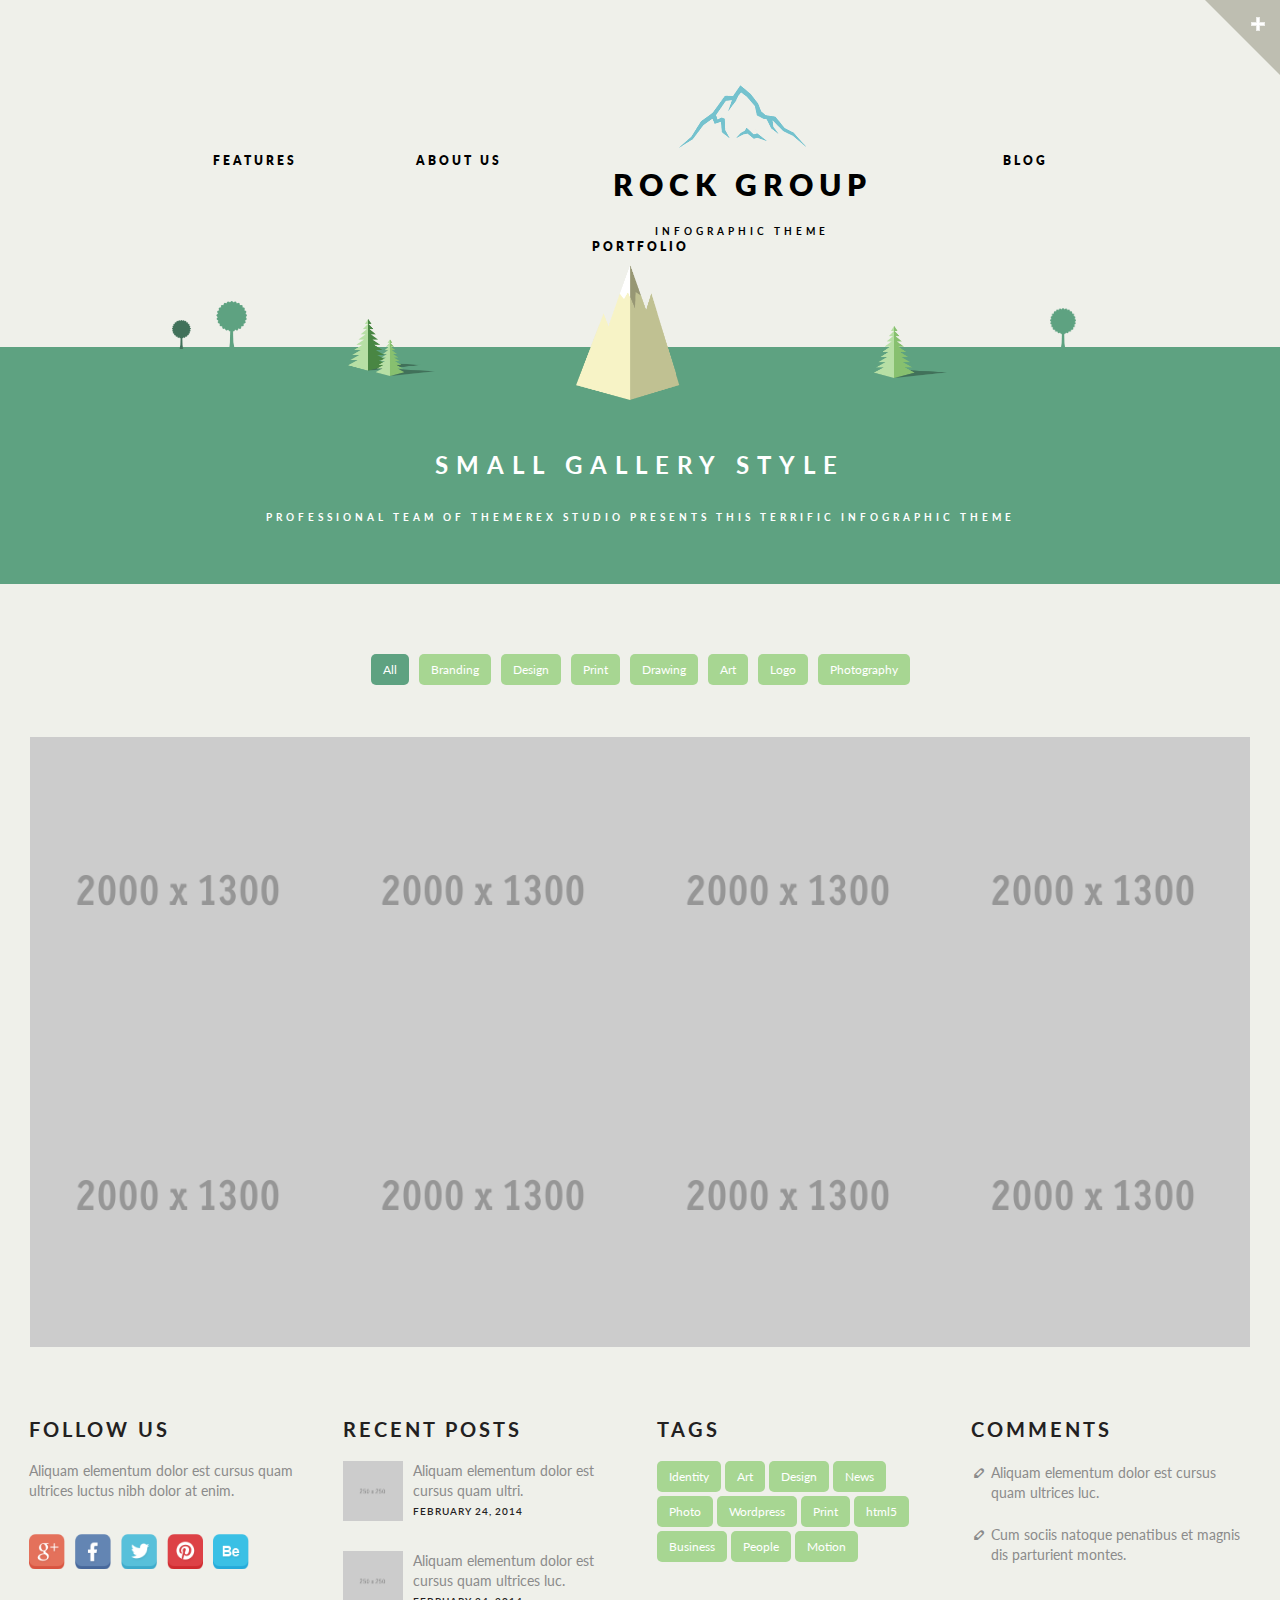
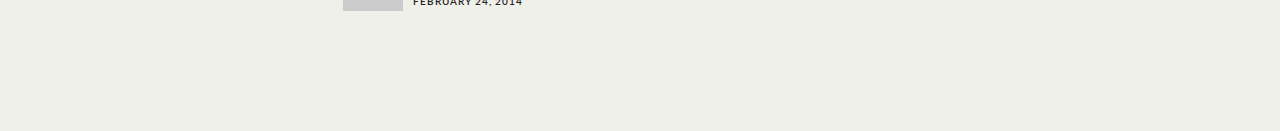
<file: gallery.html>
<!DOCTYPE html>
<html>
    <head>
        <meta charset="UTF-8">
        <title>Rock Group</title>
        <meta name="viewport" content="width=device-width, initial-scale=1, maximum-scale=1">
        <link rel="stylesheet" type="text/css" href="css/style.css">
        <link rel="stylesheet" type="text/css" href="css/fontello/css/fontello.css">
        <link rel="stylesheet" type="text/css" href="css/prettyPhoto.css">
        <link rel="stylesheet" type="text/css" href="css/mediaplayer.css">
        <link rel="stylesheet" type="text/css" href="css/responsiveslides.css">
        <link rel="stylesheet" type="text/css" href="css/responsive.css">
        <link href='http://fonts.googleapis.com/css?family=Lato:100,300,400,700,900' rel='stylesheet' type='text/css'>
    </head>
    <body class="blog-no-sidebar">
        <div class="body_background"></div>
        <!--Custom panel -->
        <div class="panelbutton"></div>
        <div class="panel">
            <div class="columns">
                <div class="item homepages">
                    <div class="title">Homepage Style</div>
                    <ul>
                        <li><a href="index.html" class="active">rock group</a></li>
                        <li><a href="ecogroup.html">eco group</a></li>
                        <li><a href="travelgroup.html">travel group</a></li>
                    </ul>
                </div>
                <div class="item patterns">
                    <div class="title">Patterns</div>
                    <ul>
                        <li><div class="pattern1"></div></li>
                        <li><div class="pattern2"></div></li>
                        <li><div class="pattern3"></div></li>
                        <li><div class="pattern4"></div></li>
                        <li><div class="pattern5"></div></li>
                        <li><div class="pattern6"></div></li>
                    </ul>
                </div>
                <div class="item background">
                    <div class="title">Background Image</div>
                    <ul>
                        <li><div class="background1"></div></li>
                        <li><div class="background2"></div></li>
                        <li><div class="background3"></div></li>
                        <li><div class="background4"></div></li>
                        <li><div class="background5"></div></li>
                        <li><div class="background6"></div></li>
                    </ul>
                </div>
                <div class="item layout">
                    <div class="title">Layout Style</div>
                    <div><span id="boxed">boxed</span><span id="wide" class="active">wide</span></div>
                </div>
            </div>
            <div class="close"></div>
        </div>
        <!--/Custom panel -->
        <div class="box">
            <header id="header" class="container small_scene">
                <div class="main">
                    <nav class="header">
                        <ul>
                            <li><a href="shortcodes.html">features</a></li>
                            <li><a href="about.html">about us</a></li>
                            <li class="logo">
                                <a href="index.html">
                                    <img src="images/logo.png" alt="">
                                    <h3>rock group</h3>
                                    <h6>infographic theme</h6>
                                </a>
                            </li>
                            <li><a href="blog.html">blog</a></li>
                            <li><a href="gallery.html">portfolio</a></li>
                        </ul>
                    </nav>
                    <nav class="header scroll_menu">
                        <ul>
                            <li><a href="shortcodes.html">features</a></li>
                            <li><a href="about.html">about us</a></li>
                            <li class="logo">
                                <a href="index.html">
                                    <img src="images/logo.png" alt="">
                                    <h3>rock group</h3>
                                    <h6>infographic theme</h6>
                                </a>
                            </li>
                            <li><a href="blog.html">blog</a></li>
                            <li><a href="gallery.html">portfolio</a></li>
                        </ul>
                    </nav>
                    <div id="scene_1">
                        <img class="item" src="images/scene/a1.png" alt="">
                        <img class="item" src="images/scene/a2.png" alt="">
                        <img class="item" src="images/scene/a3.png" alt="">
                        <img class="item" src="images/scene/a4.png" alt="">
                        <img class="item" src="images/scene/a5.png" alt="">
                    </div>
                    <h4 class="white">Small Gallery Style</h4>
                    <h6 class="white">Professional team of ThemeRex studio presents this terrific Infographic Theme</h6>
                </div>
            </header>
            <section class="gallery_container beige">
                <div class="isotope_block anim" id="abc1">
                    <ul class="iso_filters cats">
                        <li><a href="#" data-filter="*" class="current">All</a></li>
                        <li><a href="#" data-filter=".branding">Branding</a></li>
                        <li><a href="#" data-filter=".design">Design</a></li>
                        <li><a href="#" data-filter=".print">Print</a></li>
                        <li><a href="#" data-filter=".drawing">Drawing</a></li>
                        <li><a href="#" data-filter=".art">Art</a></li>
                        <li><a href="#" data-filter=".logo">Logo</a></li>
                        <li><a href="#" data-filter=".photography">Photography</a></li>
                    </ul>
                    <div class="gallery_posts iso_items">
                        <div class="isotope_single_item hentry branding design art follow">
                            <a href="">
                                <div class="gallery_thumb">
                                    <img alt="" src="images/blog/2000x1300.jpg">
                                </div>
                                <div class="post_info overlay">
                                    <div class="gallery_mask"></div>
                                    <h5 class="gallery_title">Zhivko Terziivanov</h5>
                                    <h5 class="position">Graphic Designer </h5>
                                    <h6 class="post_cats">branding design art</h6>
                                </div>
                            </a>
                        </div>
                        <div class="isotope_single_item hentry print drawing photography follow">
                            <a href="">
                                <div class="gallery_thumb">
                                    <img alt="" src="images/blog/2000x1300.jpg">
                                </div>
                                <div class="post_info overlay">
                                    <div class="gallery_mask"></div>
                                    <h5 class="gallery_title">Zhivko Terziivanov</h5>
                                    <h5 class="position">Graphic Designer </h5>
                                    <h6 class="post_cats">print drawing </h6>
                                </div>
                            </a>
                        </div>
                        <div class="isotope_single_item hentry branding print follow">
                            <a href="">
                                <div class="gallery_thumb">
                                    <img alt="" src="images/blog/2000x1300.jpg">
                                </div>
                                <div class="post_info overlay">
                                    <div class="gallery_mask"></div>
                                    <h5 class="gallery_title">Zhivko Terziivanov</h5>
                                    <h5 class="position">Graphic Designer </h5>
                                    <h6 class="post_cats">branding print</h6>
                                </div>
                            </a>
                        </div>
                        <div class="isotope_single_item hentry design art logo follow">
                            <a href="">
                                <div class="gallery_thumb">
                                    <img alt="" src="images/blog/2000x1300.jpg">
                                </div>
                                <div class="post_info overlay">
                                    <div class="gallery_mask"></div>
                                    <h5 class="gallery_title">Zhivko Terziivanov</h5>
                                    <h5 class="position">Graphic Designer </h5>
                                    <h6 class="post_cats">design art logo</h6>
                                </div>
                            </a>
                        </div>
                        <div class="isotope_single_item hentry branding print photography follow">
                            <a href="">
                                <div class="gallery_thumb">
                                    <img alt="" src="images/blog/2000x1300.jpg">
                                </div>
                                <div class="post_info overlay">
                                    <div class="gallery_mask"></div>
                                    <h5 class="gallery_title">Zhivko Terziivanov</h5>
                                    <h5 class="position">Graphic Designer </h5>
                                    <h6 class="post_cats">branding print photography</h6>
                                </div>
                            </a>
                        </div>
                        <div class="isotope_single_item hentry drawing art follow">
                            <a href="">
                                <div class="gallery_thumb">
                                    <img alt="" src="images/blog/2000x1300.jpg">
                                </div>
                                <div class="post_info overlay">
                                    <div class="gallery_mask"></div>
                                    <h5 class="gallery_title">Zhivko Terziivanov</h5>
                                    <h5 class="position">Graphic Designer </h5>
                                    <h6 class="post_cats">drawing art</h6>
                                </div>
                            </a>
                        </div>
                        <div class="isotope_single_item hentry branding design photography follow">
                            <a href="">
                                <div class="gallery_thumb">
                                    <img alt="" src="images/blog/2000x1300.jpg">
                                </div>
                                <div class="post_info overlay">
                                    <div class="gallery_mask"></div>
                                    <h5 class="gallery_title">Zhivko Terziivanov</h5>
                                    <h5 class="position">Graphic Designer </h5>
                                    <h6 class="post_cats">branding design photography</h6>
                                </div>
                            </a>
                        </div>
                        <div class="isotope_single_item hentry design drawing logo follow">
                            <a href="">
                                <div class="gallery_thumb">
                                    <img alt="" src="images/blog/2000x1300.jpg">
                                </div>
                                <div class="post_info overlay">
                                    <div class="gallery_mask"></div>
                                    <h5 class="gallery_title">Zhivko Terziivanov</h5>
                                    <h5 class="position">Graphic Designer </h5>
                                    <h6 class="post_cats">design drawing logo</h6>
                                </div>
                            </a>
                        </div>
                    </div>
                </div>
            </section>
            <footer class="widget_footer">
                <div class="widget">
                    <div class="title">follow us</div>
                    <div class="content">Aliquam elementum dolor est cursus quam ultrices luctus nibh dolor at enim.</div>
                    <div class="widget_social">
                        <ul>
                            <li><a href="" class="icon_gmail"></a></li>
                            <li><a href="" class="icon_facebook"></a></li>
                            <li><a href="" class="icon_twitter"></a></li>
                            <li><a href="" class="icon_pinterest"></a></li>
                            <li><a href="" class="icon_be"></a></li>
                        </ul>
                    </div>
                </div>
                <div class="widget">
                    <div class="title">recent posts</div>
                    <div class="recent_post">
                        <div class="author"><img src="images/blog/250x250.jpg" alt=""></div>
                        <a href="" class="content">
                            Aliquam elementum dolor est cursus quam ultri.
                            <div class="date">february 24, 2014</div>
                        </a>
                    </div>
                    <div class="recent_post">
                        <div class="author"><img src="images/blog/250x250.jpg" alt=""></div>
                        <a href="" class="content">
                            Aliquam elementum dolor est cursus quam ultrices luc.
                            <div class="date">february 24, 2014</div>
                        </a>
                    </div>
                </div>
                <div class="widget">
                    <div class="title">tags</div>
                    <ul class="tags">
                        <li><a href="">Identity</a></li>
                        <li><a href="">Art</a></li>
                        <li><a href="">Design</a></li>
                        <li><a href="">News</a></li>
                        <li><a href="">Photo</a></li>
                        <li><a href="">Wordpress</a></li>
                        <li><a href="">Print</a></li>
                        <li><a href="">html5</a></li>
                        <li><a href="">Business</a></li>
                        <li><a href="">People</a></li>
                        <li><a href="">Motion</a></li>
                    </ul>
                </div>
                <div class="widget">
                    <div class="title">comments</div>
                    <div class="comment">
                        <div class="icon icon-pencil"></div>
                        <a href="" class="content">Aliquam elementum dolor est cursus quam ultrices luc.</a>
                    </div>
                    <div class="comment">
                        <div class="icon icon-pencil"></div>
                        <a href="" class="content">Cum sociis natoque penatibus et magnis dis parturient montes.</a>
                    </div>
                </div>
            </footer>
        </div>
        <script type="text/javascript" src="js/jquery.min.js"></script> 
        <script type="text/javascript" src="js/Chart.min.js"></script> 
        <script type="text/javascript" src="js/jquery.flexslider.min.js"></script>
        <script type="text/javascript" src="js/jquery.prettyPhoto.js"></script>
        <script type="text/javascript" src="js/mediaelement.min.js"></script>
        <script type="text/javascript" src="js/jquery.isotope.min.js"></script>
        <script type="text/javascript" src="js/jquery.hoverdir.js"></script>
        <script type="text/javascript" src="js/responsiveslides.js"></script>
		<script type="text/javascript" src="js/jquery.cookie.js"></script>
        <script type="text/javascript" src="js/_front.js"></script>
        <script type="text/javascript" src="js/_gallery.js"></script>
    </body>
</html>
</file>
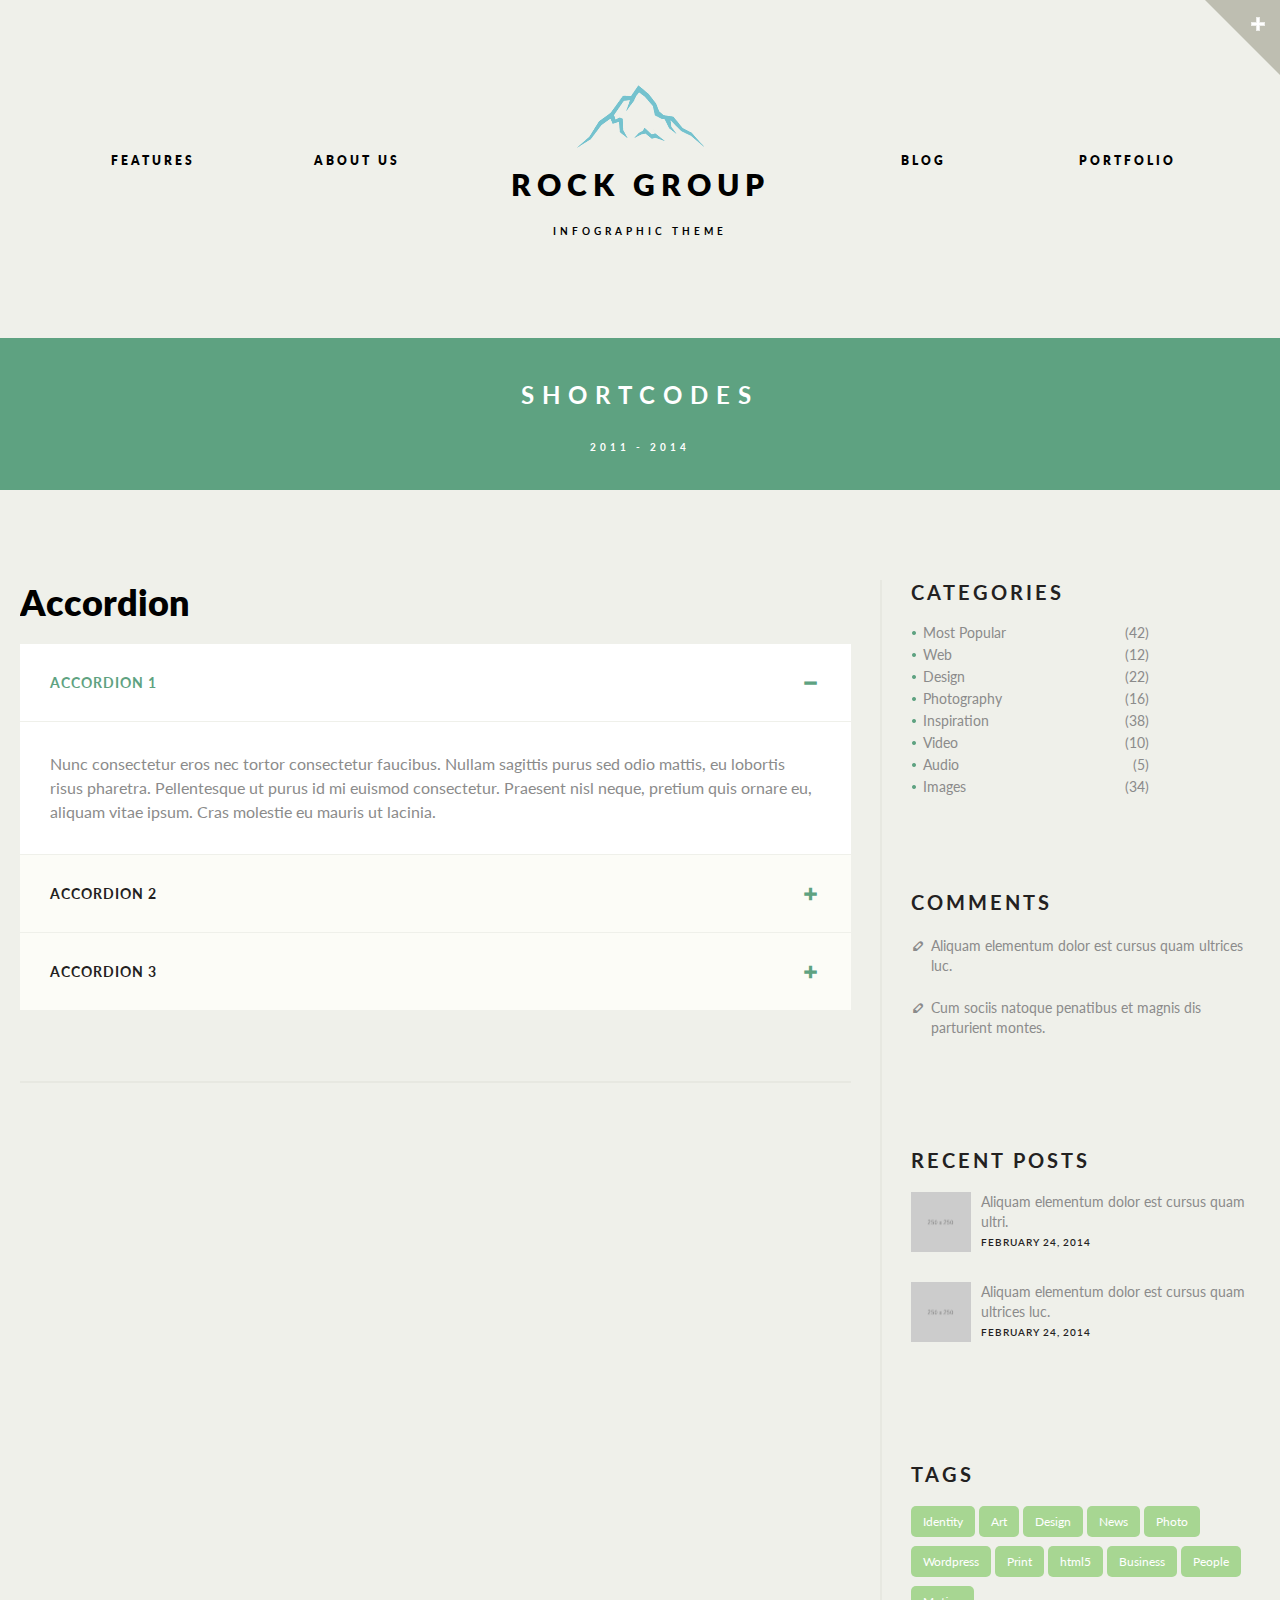
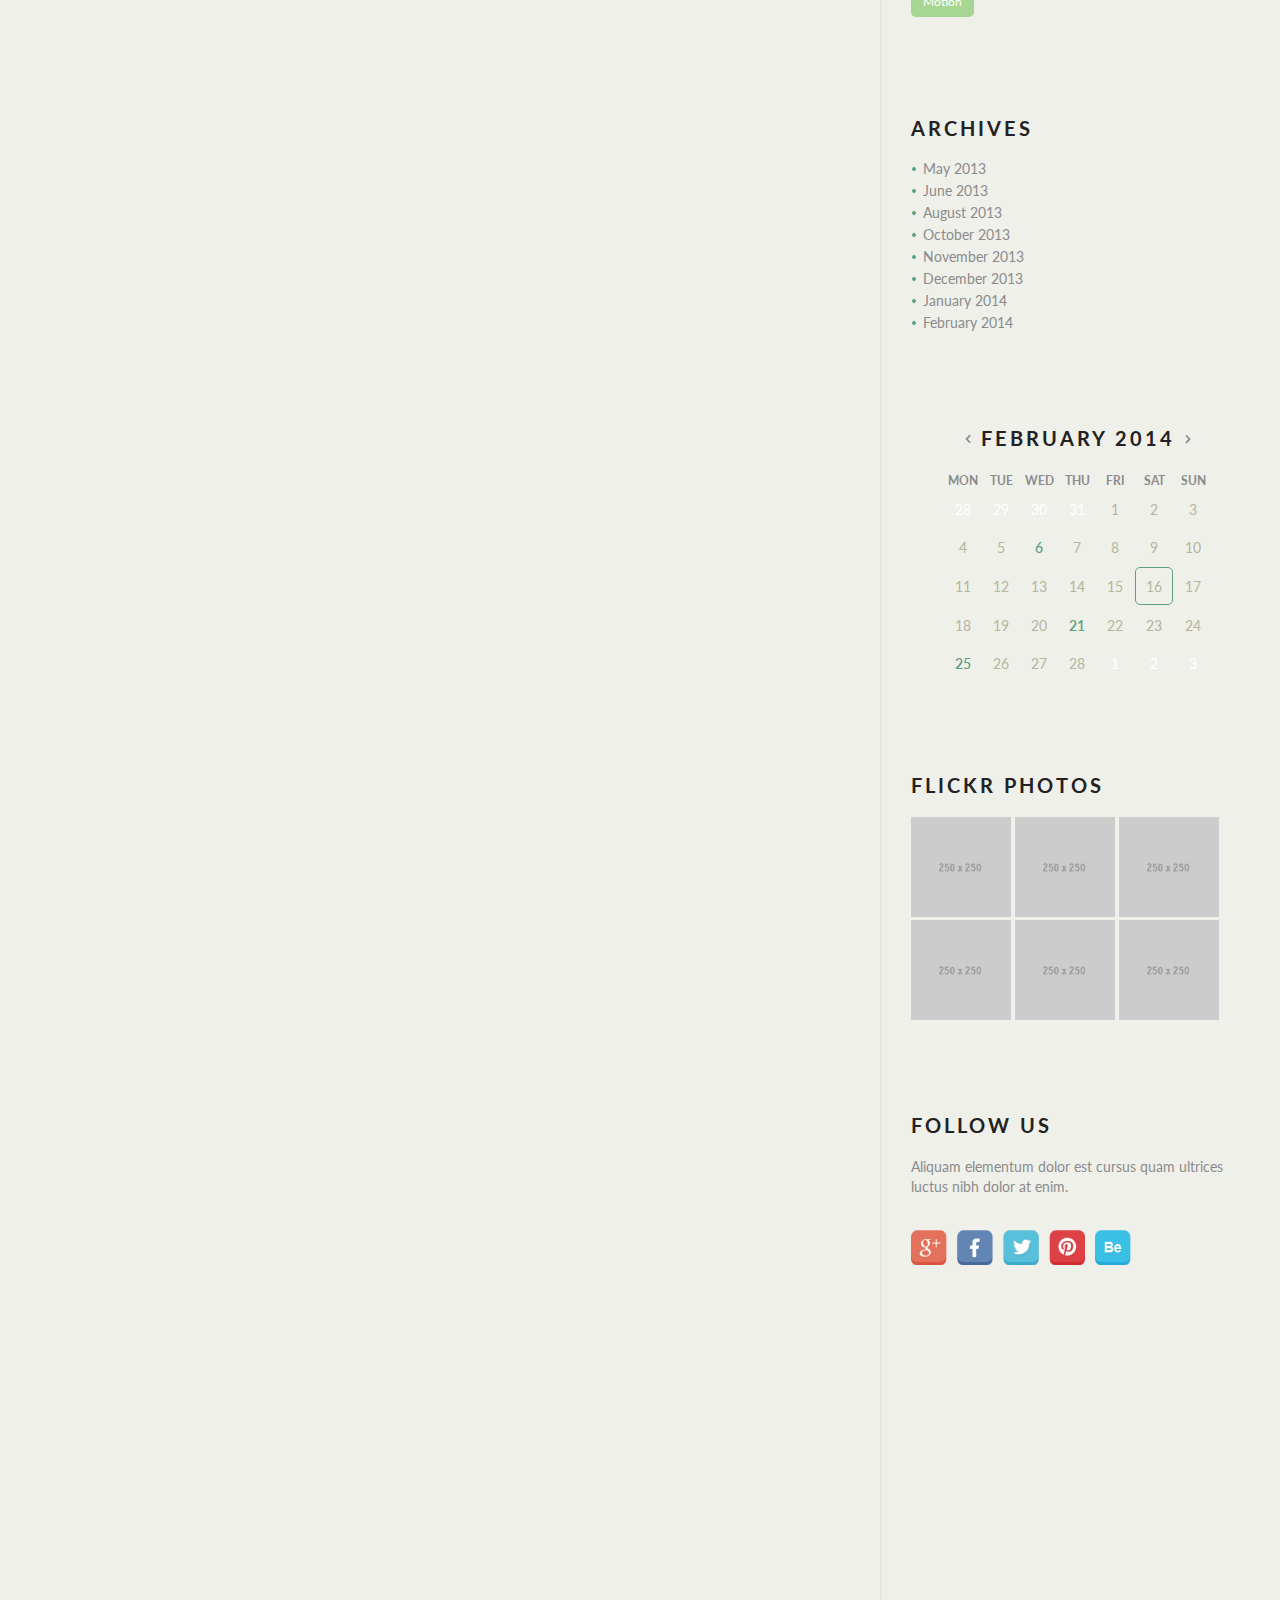
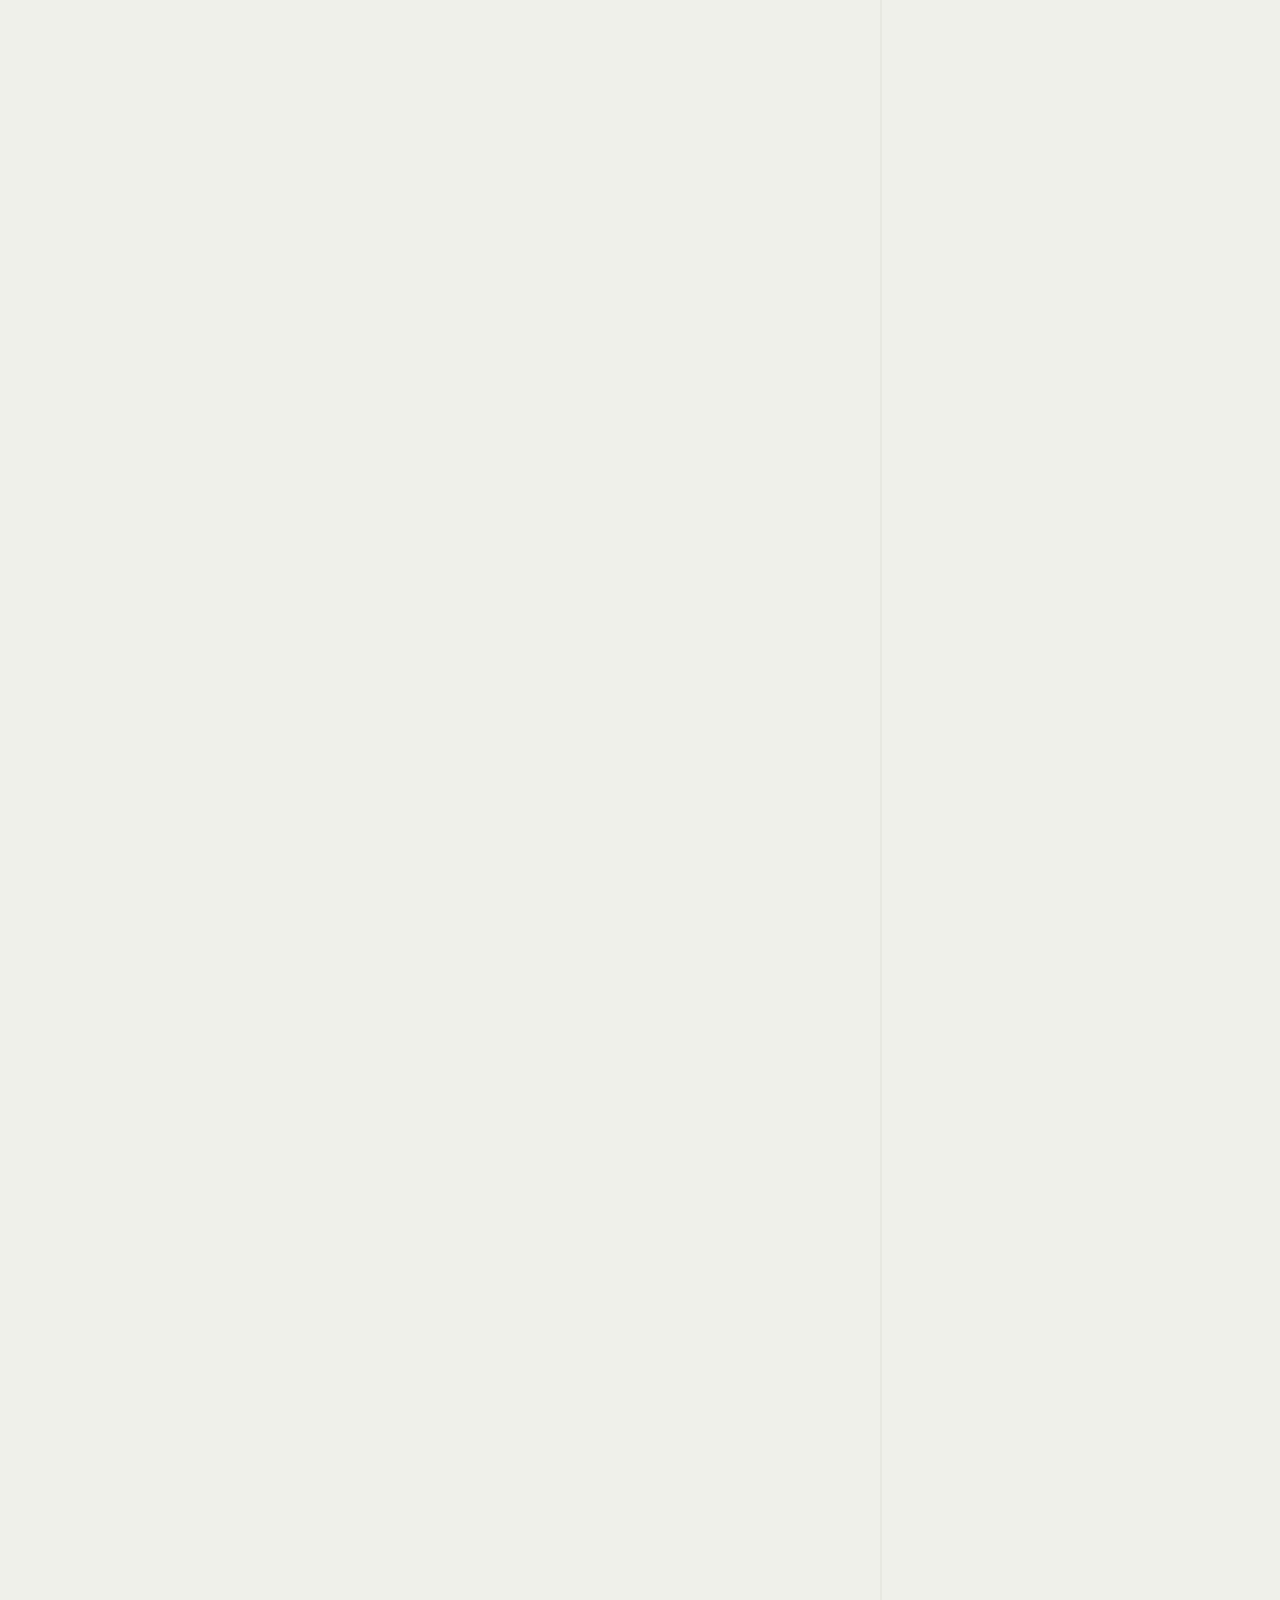
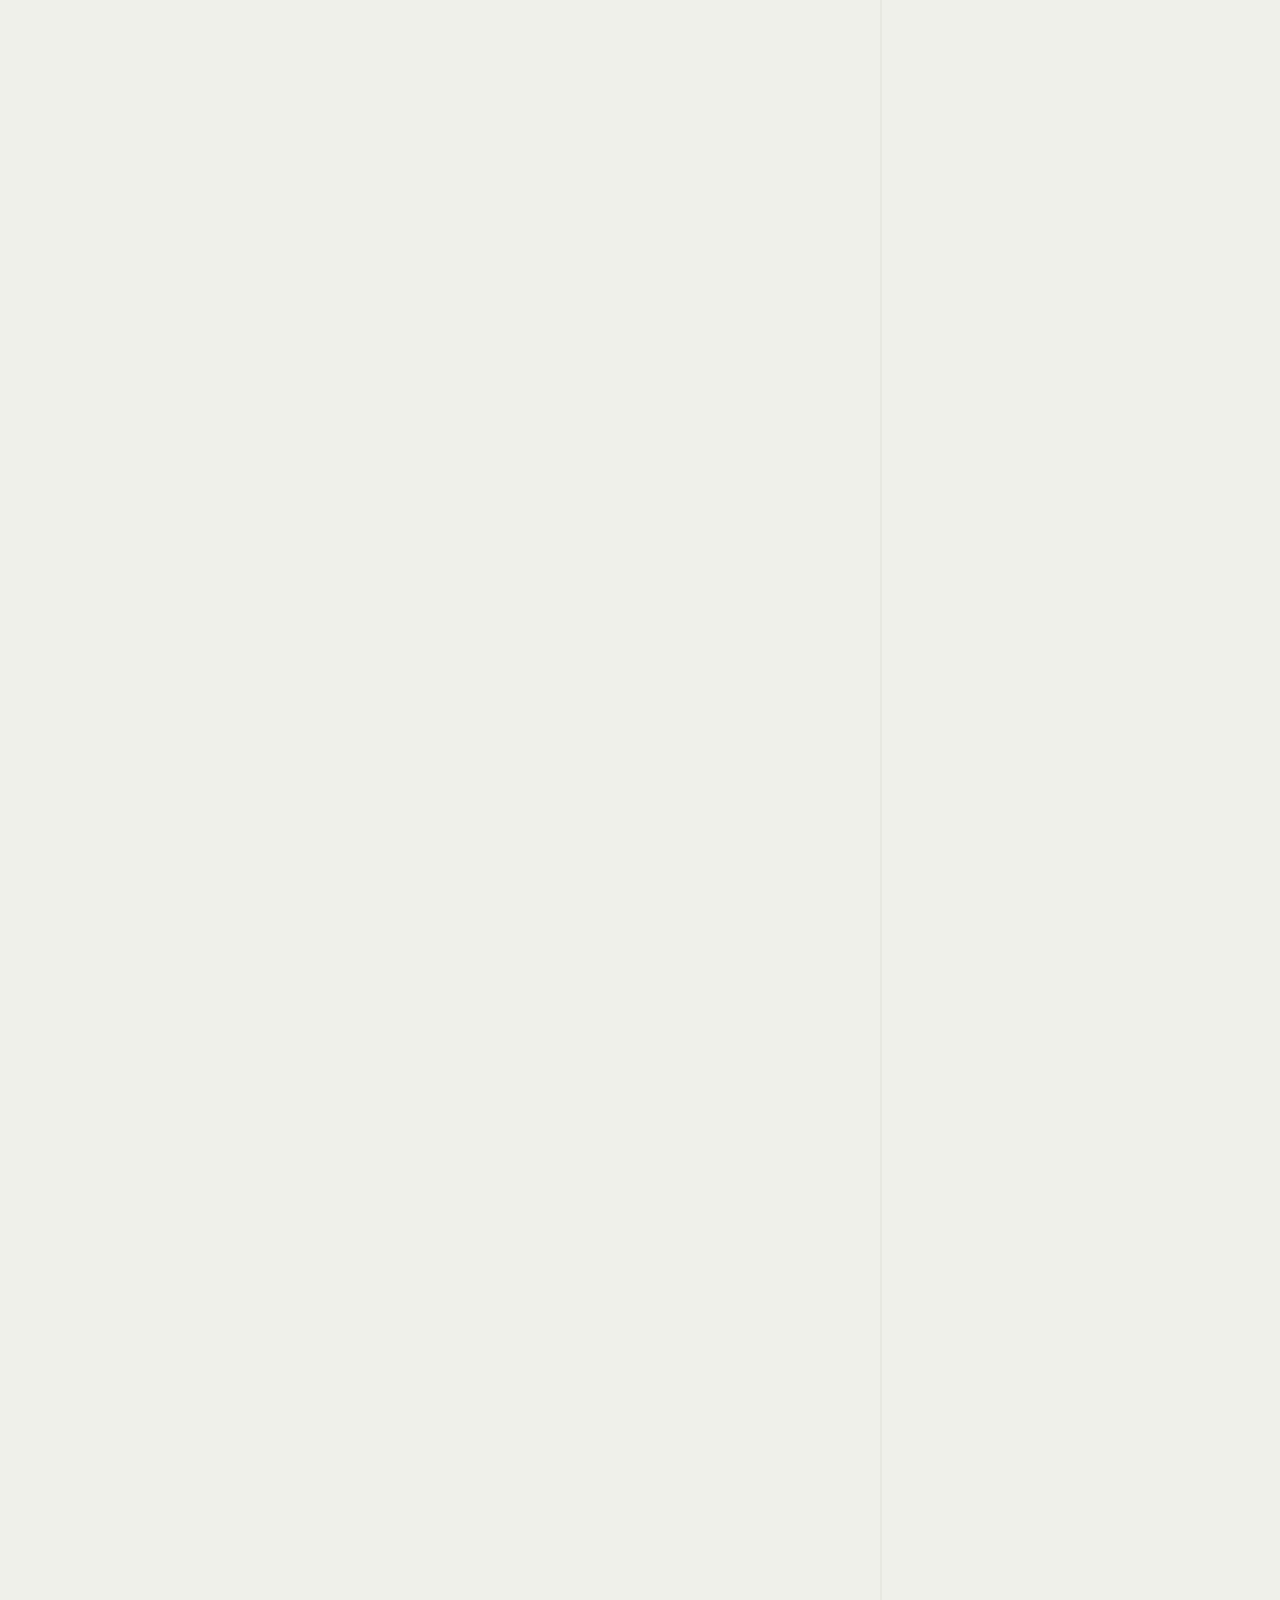
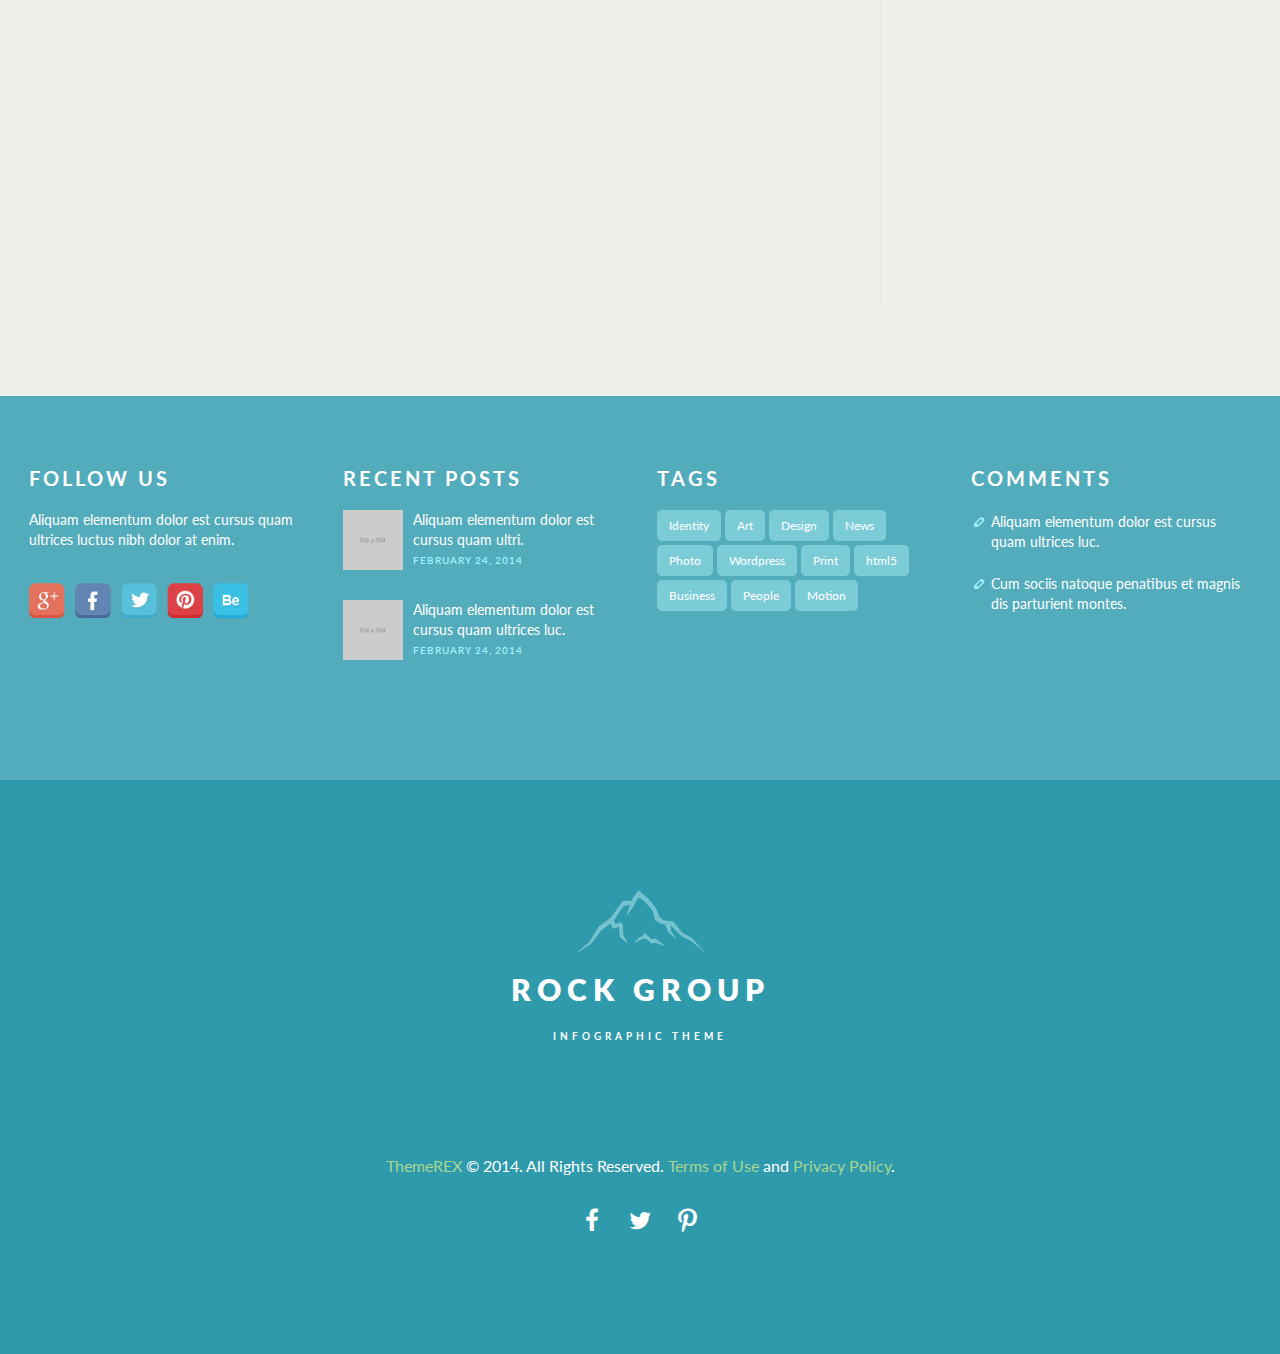
<file: shortcodes.html>
<!DOCTYPE html>
<html>
    <head>
        <meta charset="UTF-8">
        <title>Rock Group</title>
        <meta name="viewport" content="width=device-width, initial-scale=1, maximum-scale=1">
        <link rel="stylesheet" type="text/css" href="css/style.css">
        <link rel="stylesheet" type="text/css" href="css/fontello/css/fontello.css">
        <link rel="stylesheet" type="text/css" href="css/prettyPhoto.css">
        <link rel="stylesheet" type="text/css" href="css/mediaplayer.css">
        <link rel="stylesheet" type="text/css" href="css/responsiveslides.css">
        <link rel="stylesheet" type="text/css" href="css/responsive.css">
        <link href='http://fonts.googleapis.com/css?family=Lato:100,300,400,700,900' rel='stylesheet' type='text/css'>
    </head>
    <body class="blog-sidebar">
        <div class="body_background"></div>
        <!--Custom panel -->
        <div class="panelbutton"></div>
        <div class="panel">
            <div class="columns">
                <div class="item homepages">
                    <div class="title">Homepage Style</div>
                    <ul>
                        <li><a href="index.html" class="active">rock group</a></li>
                        <li><a href="ecogroup.html">eco group</a></li>
                        <li><a href="travelgroup.html">travel group</a></li>
                    </ul>
                </div>
                <div class="item patterns">
                    <div class="title">Patterns</div>
                    <ul>
                        <li><div class="pattern1"></div></li>
                        <li><div class="pattern2"></div></li>
                        <li><div class="pattern3"></div></li>
                        <li><div class="pattern4"></div></li>
                        <li><div class="pattern5"></div></li>
                        <li><div class="pattern6"></div></li>
                    </ul>
                </div>
                <div class="item background">
                    <div class="title">Background Image</div>
                    <ul>
                        <li><div class="background1"></div></li>
                        <li><div class="background2"></div></li>
                        <li><div class="background3"></div></li>
                        <li><div class="background4"></div></li>
                        <li><div class="background5"></div></li>
                        <li><div class="background6"></div></li>
                    </ul>
                </div>
                <div class="item layout">
                    <div class="title">Layout Style</div>
                    <div><span id="boxed">boxed</span><span id="wide" class="active">wide</span></div>
                </div>
            </div>
            <div class="close"></div>
        </div>
        <!--/Custom panel -->
        <div class="box beige">
            <header id="header" class="container small_scene">
                <div class="main">
                    <nav class="header">
                        <ul>
                            <li><a href="shortcodes.html">features</a></li>
                            <li><a href="about.html">about us</a></li>
                            <li class="logo">
                                <a href="index.html">
                                    <img src="images/logo.png" alt="">
                                    <h3 class="dark">rock group</h3>
                                    <h6 class="dark">infographic theme</h6>
                                </a>
                            </li>
                            <li><a href="blog.html">blog</a></li>
                            <li><a href="gallery.html">portfolio</a></li>
                        </ul>
                    </nav>
                    <nav class="header scroll_menu">
                        <ul>
                            <li><a href="shortcodes.html">features</a></li>
                            <li><a href="about.html">about us</a></li>
                            <li class="logo">
                                <a href="index.html">
                                    <img src="images/logo.png" alt="">
                                    <h3>rock group</h3>
                                    <h6>infographic theme</h6>
                                </a>
                            </li>
                            <li><a href="blog.html">blog</a></li>
                            <li><a href="gallery.html">portfolio</a></li>
                        </ul>
                    </nav>
                    <h4 class="white">Shortcodes</h4>
                    <h6 class="white">2011 - 2014</h6>
                </div>
            </header>
            <section class="main">
                <section class="primary marg90">
                    <article class="post pad70-bot">
                        <h2>Accordion</h2>
                        <div class="accordion">
                            <div class="item">
                                <div class="head"><span class="title">Accordion 1</span><span class="icon icon-minus"></span></div>
                                <div class="body">Nunc consectetur eros nec tortor consectetur faucibus. Nullam sagittis purus sed odio mattis, eu lobortis risus pharetra. Pellentesque ut purus id mi euismod consectetur. Praesent nisl neque, pretium quis ornare eu, aliquam vitae ipsum.  Cras molestie eu mauris ut lacinia. </div>
                            </div>
                            <div class="item close">
                                <div class="head"><span class="title">Accordion 2</span><span class="icon icon-plus"></span></div>
                                <div class="body">Lorem ipsum dolor sit amet, consectetuer adipiscing elit. Aenean commodo ligula eget dolor. Aenean massa. Cum sociis natoque penatibus et magnis dis parturient montes, nascetur ridiculus mus.  Maecenas nec odio et ante tincidunt tempus. Donec vitae sapien ut libero venenatis faucibus. Nullam quis ante. Etiam sit amet orci eget eros faucibus tincidunt. Duis leo. Sed fringilla mauris sit amet nibh. </div>
                            </div>
                            <div class="item close">
                                <div class="head"><span class="title">Accordion 3</span><span class="icon icon-plus"></span></div>
                                <div class="body">Aenean vulputate eleifend tellus. Aenean leo ligula, porttitor eu, consequat vitae, eleifend ac, enim. Aliquam lorem ante, dapibus in, viverra quis, feugiat a, tellus. Phasellus viverra nulla ut metus varius laoreet.  Quisque rutrum. Aenean imperdiet. Etiam ultricies nisi vel augue. Curabitur ullamcorper ultricies nisi. Nam eget dui. Etiam rhoncus. Maecenas tempus, tellus eget condimentum rhoncus, sem quam semper libero, sit amet adipiscing sem neque sed ipsum. </div>
                            </div>
                        </div>
                    </article>
                    <article class="post post-anim pad70">
                        <h2>Tables</h2>
                        <table class="table">
                            <tr>
                                <th class="first">#</th>
                                <th>Column 1</th>
                                <th>Column 2</th>
                                <th>Column 3</th>
                                <th>Column 4</th>
                            </tr>
                            <tr>
                                <td class="first">1</td>
                                <td>Row 1 cell 1</td>
                                <td>Row 1 cell 2</td>
                                <td>Row 1 cell 3</td>
                                <td>Row 1 cell 4</td>
                            </tr>
                            <tr>
                                <td class="first">2</td>
                                <td>Row 2 cell 1</td>
                                <td>Row 2 cell 2</td>
                                <td>Row 2 cell 3</td>
                                <td>Row 2 cell 4</td>
                            </tr>
                            <tr>
                                <td class="first">3</td>
                                <td>Row 3 cell 1</td>
                                <td>Row 3 cell 2</td>
                                <td>Row 3 cell 3</td>
                                <td>Row 3 cell 4</td>
                            </tr>
                            <tr>
                                <td class="first">4</td>
                                <td>Row 4 cell 1</td>
                                <td>Row 4 cell 2</td>
                                <td>Row 4 cell 3</td>
                                <td>Row 4 cell 4</td>
                            </tr>
                        </table>
                    </article>
                    <article class="post post-anim pad70">
                        <h2>Audio Player</h2>
                        <div class="audio_player">
                            <div class="title">Insert Audio Title Here</div>
                            <div class="author">by Lily Hunter</div>
                            <audio src="http://beautymind.webglogic.com/audio/AirReview-Landmarks-02-ChasingCorporate.mp3" width="100%" height="50"></audio>
                        </div>
                    </article>
                    <article class="post post-anim pad70">
                        <h2>Vimeo Video Player</h2>
                        <div class="post_video">
                            <div class="video_thumb" data-frame="http://player.vimeo.com/video/105286558"></div>
                        </div>
                    </article>
                    <article class="post post-anim pad70">
                        <h2>Youtube Video Player</h2>
                        <div class="post_video">
                            <div class="video_thumb" data-frame="http://www.youtube.com/embed/Gm0SShmU5Oo?wmode=opaque">
                            </div>
                        </div>
                    </article>
                    <article class="post post-anim pad70">
                        <h2>Slider</h2>
                        <div class="slider_container">
                            <ul class="rslides">
                                <li><img src="images/blog/2000x1300.jpg" alt="" /></li>
                                <li><img src="images/blog/2000x1300.jpg" alt="" /></li>
                                <li><img src="images/blog/2000x1300.jpg" alt="" /></li>
                                <li><img src="images/blog/2000x1300.jpg" alt="" /></li>
                                <li><img src="images/blog/2000x1300.jpg" alt="" /></li>
                            </ul>
                        </div>
                    </article>
                    <article class="post post-anim pad70">
                        <h2>Image Alignment</h2>
                        <div class="regular content large gray">
                            <div class="image left">
                                <img src="images/blog/250x250.jpg" alt="">
                                <div class="overlay">Hello Better</div>
                            </div>
                            <p>Integer laoreet luctus ipsum, a interdum felis tristique vitae. Vestibulum non odio dapibus nunc sollicitudin ullamcorper. Nullam velit velit, iaculis vitae dui eget, eleifend pulvinar urna. Ut iaculis orci at massa condimentum imperdiet. Duis tincidunt ultrices laoreet. Suspendisse nec nisl lorem. Aliquam molestie enim quis odio consectetur tristique sed non massa. Vestibulum placerat vulputate porttitor. Vestibulum volutpat, libero vitae euismod sodales, magna lacus accumsan tellus, in ornare purus sem et metus. <br/>In pharetra luctus libero, in auctor magna dignissim sit amet. Maecenas sagittis est quis metus ullamcorper posuere.</p>
                            <p>Praesent non fermentum felis. Sed ultrices mauris quis vestibulum ornare. Aenean nulla purus, interdum vel tincidunt sit amet, aliquam vitae velit. Suspendisse euismod lorem luctus vehicula molestie. Curabitur sed aliquam eros. Maecenas eu dictum magna. Aliquam erat volutpat. Sed sit amet diam tincidunt, rhoncus leo quis, porttitor risus. </p>
                            <div class="image right">
                                <img src="images/blog/250x250.jpg" alt="">
                                <div class="overlay">Photographs by johnny Doe</div>
                            </div>
                            <p>Cras ligula sapien, posuere ut tortor ut, ullamcorper malesuada augue. Proin vulputate neque ut lorem vehicula, id posuere nulla molestie. Duis tellus orci, mattis sit amet urna ut, faucibus consectetur elit. Etiam non ultricies purus. Etiam pulvinar sed mauris fermentum consequat. Sed ut metus porttitor, rhoncus libero et, rutrum urna. Suspendisse dictum feugiat quam, ut sodales orci malesuada sit amet. Nulla justo urna, mattis nec pharetra et, congue nec urna. Mauris quis orci elementum, blandit diam fringilla, placerat metus. Proin vel arcu eget nibh dictum vestibulum.</p>
                        </div>
                    </article>
                    <article class="post post-anim pad70">
                        <h2>Team</h2>
                        <div class="team square">
                            <div class="item">
                                <div class="image">
                                    <img src="images/blog/250x250.jpg" alt="">
                                    <div class="overlay">
                                        <ul class="social">
                                            <li><a href="https://www.facebook.com/themerex/"><span class="icon-facebook"></span></a></li>
                                            <li><a href="https://twitter.com/Theme_REX/"><span class="icon-twitter"></span></a></li>
                                            <li><a href="#"><span class="icon-pinterest"></span></a></li>
                                        </ul>
                                    </div>
                                </div>
                                <div class="content">
                                    <h4 class="black">Florence Hanson</h4>
                                    <span>Web designer</span>
                                </div>
                            </div>
                            <div class="item">
                                <div class="image">
                                    <img src="images/blog/250x250.jpg" alt="">
                                    <div class="overlay">
                                        <ul class="social">
                                            <li><a href="https://www.facebook.com/themerex/"><span class="icon-facebook"></span></a></li>
                                            <li><a href="https://twitter.com/Theme_REX/"><span class="icon-twitter"></span></a></li>
                                            <li><a href="#"><span class="icon-pinterest"></span></a></li>
                                        </ul>
                                    </div>
                                </div>
                                <div class="content">
                                    <h4 class="black">Margie Burke</h4>
                                    <span>Web Developer</span>
                                </div>
                            </div>
                            <div class="item">
                                <div class="image">
                                    <img src="images/blog/250x250.jpg" alt="">
                                    <div class="overlay">
                                        <ul class="social">
                                            <li><a href="https://www.facebook.com/themerex/"><span class="icon-facebook"></span></a></li>
                                            <li><a href="https://twitter.com/Theme_REX/"><span class="icon-twitter"></span></a></li>
                                            <li><a href="#"><span class="icon-pinterest"></span></a></li>
                                        </ul>
                                    </div>
                                </div>
                                <div class="content">
                                    <h4 class="black">Mike Newton</h4>
                                    <span>Project Manager</span>
                                </div>
                            </div>
                        </div>
                    </article>
                    <article class="post post-anim pad70">
                        <div class="team circle">
                            <div class="item">
                                <div class="image">
                                    <img src="images/blog/250x250.jpg" alt="">
                                    <div class="overlay">
                                        <ul class="social">
                                            <li><a href="https://www.facebook.com/themerex/"><span class="icon-facebook"></span></a></li>
                                            <li><a href="https://twitter.com/Theme_REX/"><span class="icon-twitter"></span></a></li>
                                            <li><a href="#"><span class="icon-pinterest"></span></a></li>
                                        </ul>
                                    </div>
                                </div>
                                <div class="content">
                                    <h4 class="black">johnny Doe</h4>
                                    <span>Sed blandit, ante vitae blandit rutrum sapien nisl ornare nibh nec scelerisque magna.</span>
                                </div>
                            </div>
                            <div class="item">
                                <div class="image">
                                    <img src="images/blog/250x250.jpg" alt="">
                                    <div class="overlay">
                                        <ul class="social">
                                            <li><a href="https://www.facebook.com/themerex/"><span class="icon-facebook"></span></a></li>
                                            <li><a href="https://twitter.com/Theme_REX/"><span class="icon-twitter"></span></a></li>
                                            <li><a href="#"><span class="icon-pinterest"></span></a></li>
                                        </ul>
                                    </div>
                                </div>
                                <div class="content">
                                    <h4 class="black">denise wheeler</h4>
                                    <span>Quisque sed metus vestibulum, aliquet enim ac, porttitor purus donec sem velit, mattis. </span>
                                </div>
                            </div>
                            <div class="item">
                                <div class="image">
                                    <img src="images/blog/250x250.jpg" alt="">
                                    <div class="overlay">
                                        <ul class="social">
                                            <li><a href="https://www.facebook.com/themerex/"><span class="icon-facebook"></span></a></li>
                                            <li><a href="https://twitter.com/Theme_REX/"><span class="icon-twitter"></span></a></li>
                                            <li><a href="#"><span class="icon-pinterest"></span></a></li>
                                        </ul>
                                    </div>
                                </div>
                                <div class="content">
                                    <h4 class="black">Leroy Barnes</h4>
                                    <span>Lorem ipsum dolor sit amet, consectetur adipisicing elit, sed do eiusmod tempor.</span>
                                </div>
                            </div>
                        </div>
                    </article>
                    <article class="post post-anim pad70">
                        <h2>Lists</h2>
                        <div class="columns">
                            <ul class="number item">
                                <li>Lorem ipsum dolor sit</li>
                                <li>Amet, consectetur</li>
                                <li>Eiusmod tempor dolor</li>
                                <li>Ut enim ad minim veniam</li>
                                <li>Quis nostrud exercitation</li>
                            </ul>
                            <ul class="arrow item">
                                <li>Lorem ipsum dolor sit</li>
                                <li>Amet, consectetur</li>
                                <li>Eiusmod tempor dolor</li>
                                <li>Ut enim ad minim veniam</li>
                                <li>Quis nostrud exercitation</li>
                            </ul>
                            <ul class="star item">
                                <li>Lorem ipsum dolor sit</li>
                                <li>Amet, consectetur</li>
                                <li>Eiusmod tempor dolor</li>
                                <li>Ut enim ad minim veniam</li>
                                <li>Quis nostrud exercitation</li>
                            </ul>
                            <ul class="heart item">
                                <li>Lorem ipsum dolor sit</li>
                                <li>Amet, consectetur</li>
                                <li>Eiusmod tempor dolor</li>
                                <li>Ut enim ad minim veniam</li>
                                <li>Quis nostrud exercitation</li>
                            </ul>
                        </div>
                    </article>
                    <article class="post post-anim pad70-top">
                        <h2>Our Job Skills</h2>
                        <ul class="diagram_list"  id="ccc3">
                            <li data-color="#c0c192"><span>JavaScript</span><span></span></li>
                            <li data-color="#c44b12"><span>CSS3</span><span></span></li>
                            <li data-color="#669c75"><span>HTML5</span><span></span></li>
                            <li data-color="#3d9ba9"><span>PHP</span><span></span></li>
                        </ul>
                        <div class="diagram_skills resp">
                            <div class="title">skills</div>
                            <div id="sk_1" class="sc_skills">
                                <canvas id="canvas_sk_1" height="520" width="520" data-percent="25" data-color="#c0c192"></canvas>
                            </div>
                            <div id="sk_2" class="sc_skills">
                                <canvas id="canvas_sk_2" height="460" width="460" data-percent="50" data-color="#c44b12"></canvas>
                            </div>
                            <div id="sk_3" class="sc_skills">
                                <canvas id="canvas_sk_3" height="400" width="400" data-percent="75" data-color="#669c75"></canvas>
                            </div>
                            <div id="sk_4" class="sc_skills">
                                <canvas id="canvas_sk_4" height="340" width="340" data-percent="80" data-color="#3d9ba9"></canvas>
                            </div>
                        </div>
                    </article>
                </section>
                <section class="secondary marg90-top">
                    <aside class="widget pad90-bot">
                        <div class="title">categories</div>
                        <ul>
                            <li><a href="">Most Popular <span>(42)</span></a></li>
                            <li><a href="">Web  <span>(12)</span></a></li>
                            <li><a href="">Design  <span>(22)</span></a></li>
                            <li><a href="">Photography  <span>(16)</span></a></li>
                            <li><a href="">Inspiration  <span>(38)</span></a></li>
                            <li><a href="">Video  <span>(10)</span></a></li>
                            <li><a href="">Audio  <span>(5)</span></a></li>
                            <li><a href="">Images  <span>(34)</span></a></li>
                        </ul>
                    </aside>
                    <aside class="widget pad90-bot">
                        <div class="title">comments</div>
                        <div class="comment">
                            <div class="icon icon-pencil"></div>
                            <a href="" class="content">Aliquam elementum dolor est cursus quam ultrices luc.</a>
                        </div>
                        <div class="comment">
                            <div class="icon icon-pencil"></div>
                            <a href="" class="content">Cum sociis natoque penatibus et magnis dis parturient montes.</a>
                        </div>
                    </aside>
                    <aside class="widget pad90-bot">
                        <div class="title">recent posts</div>
                        <div class="recent_post">
                            <div class="author"><img src="images/blog/250x250.jpg" alt=""></div>
                            <a href="" class="content">
                                Aliquam elementum dolor est cursus quam ultri.
                                <div class="date">february 24, 2014</div>
                            </a>
                        </div>
                        <div class="recent_post">
                            <div class="author"><img src="images/blog/250x250.jpg" alt=""></div>
                            <a href="" class="content">
                                Aliquam elementum dolor est cursus quam ultrices luc.
                                <div class="date">february 24, 2014</div>
                            </a>
                        </div>
                    </aside>
                    <aside class="widget pad90-bot">
                        <div class="title">tags</div>
                        <ul class="tags">
                            <li><a href="">Identity</a></li>
                            <li><a href="">Art</a></li>
                            <li><a href="">Design</a></li>
                            <li><a href="">News</a></li>
                            <li><a href="">Photo</a></li>
                            <li><a href="">Wordpress</a></li>
                            <li><a href="">Print</a></li>
                            <li><a href="">html5</a></li>
                            <li><a href="">Business</a></li>
                            <li><a href="">People</a></li>
                            <li><a href="">Motion</a></li>
                        </ul>
                    </aside>
                    <aside class="widget pad90-bot">
                        <div class="title">archives</div>
                        <ul>
                            <li><a href="">May 2013</a></li>
                            <li><a href="">June 2013</a></li>
                            <li><a href="">August 2013</a></li>
                            <li><a href="">October 2013</a></li>
                            <li><a href="">November 2013</a></li>
                            <li><a href="">December 2013</a></li>
                            <li><a href="">January 2014</a></li>
                            <li><a href="">February 2014</a></li>
                        </ul>
                    </aside>
                    <aside class="widget calendar pad90-bot">
                        <div class="calendar_title">
                            <a href="" class="prev_month" title="January"><span class="icon-up-open"></span></a>
                            <div class="title">February 2014</div>
                            <a href="" class="next_month" title="March"><span class="icon-up-open"></span></a>
                        </div>
                        <table>
                            <thead>
                                <tr>
                                    <th title="Monday">Mon</th>
                                    <th title="Tuesday">Tue</th>
                                    <th title="Wednesday">Wed</th>
                                    <th title="Thursday">Thu</th>
                                    <th title="Friday">Fri</th>
                                    <th title="Saturday">Sat</th>
                                    <th title="Sunday">Sun</th>
                                </tr>
                            </thead>
                            <tbody>
                                <tr>
                                    <td class="emp">28</td>
                                    <td class="emp">29</td>
                                    <td class="emp">30</td>
                                    <td class="emp">31</td>
                                    <td>1</td>
                                    <td>2</td>
                                    <td>3</td>
                                </tr>
                                <tr>
                                    <td>4</td>
                                    <td>5</td>
                                    <td class="post" title="post"><a href="#">6</a></td>
                                    <td>7</td>
                                    <td>8</td>
                                    <td>9</td>
                                    <td>10</td>
                                </tr>
                                <tr>
                                    <td>11</td>
                                    <td>12</td>
                                    <td>13</td>
                                    <td>14</td>
                                    <td>15</td>
                                    <td id="today" title="today">16</td>
                                    <td>17</td>
                                </tr>
                                <tr>
                                    <td>18</td>
                                    <td>19</td>
                                    <td>20</td>
                                    <td class="post"  title="post"><a href="#">21</a></td>
                                    <td>22</td>
                                    <td>23</td>
                                    <td>24</td>
                                </tr>
                                <tr>
                                    <td class="post"  title="post"><a href="#">25</a></td>
                                    <td>26</td>
                                    <td>27</td>
                                    <td>28</td>
                                    <td class="emp">1</td>
                                    <td class="emp">2</td>
                                    <td class="emp">3</td>
                                </tr>
                            </tbody>
                        </table>
                    </aside>
                    <aside class="widget pad90-bot">
                        <div class="title">FLICKR PHOTOS</div>
                        <div class="flickr">
                            <div><img src="images/blog/250x250.jpg" alt=""></div>
                            <div><img src="images/blog/250x250.jpg" alt=""></div>
                            <div><img src="images/blog/250x250.jpg" alt=""></div>
                            <div><img src="images/blog/250x250.jpg" alt=""></div>
                            <div><img src="images/blog/250x250.jpg" alt=""></div>
                            <div><img src="images/blog/250x250.jpg" alt=""></div>
                        </div>
                    </aside>
                    <aside class="widget pad90-bot">
                        <div class="title">follow us</div>
                        <div class="content">Aliquam elementum dolor est cursus quam ultrices luctus nibh dolor at enim.</div>
                        <div class="widget_social">
                            <ul>
                                <li><a href="" class="icon_gmail"></a></li>
                                <li><a href="" class="icon_facebook"></a></li>
                                <li><a href="" class="icon_twitter"></a></li>
                                <li><a href="" class="icon_pinterest"></a></li>
                                <li><a href="" class="icon_be"></a></li>
                            </ul>
                        </div>
                    </aside>
                </section>
            </section>
            <footer class="widget_footer cyan">
                <div class="widget">
                    <div class="title">follow us</div>
                    <div class="content">Aliquam elementum dolor est cursus quam ultrices luctus nibh dolor at enim.</div>
                    <div class="widget_social">
                        <ul>
                            <li><a href="" class="icon_gmail"></a></li>
                            <li><a href="" class="icon_facebook"></a></li>
                            <li><a href="" class="icon_twitter"></a></li>
                            <li><a href="" class="icon_pinterest"></a></li>
                            <li><a href="" class="icon_be"></a></li>
                        </ul>
                    </div>
                </div>
                <div class="widget">
                    <div class="title">recent posts</div>
                    <div class="recent_post">
                        <div class="author"><img src="images/blog/250x250.jpg" alt=""></div>
                        <a href="" class="content">
                            Aliquam elementum dolor est cursus quam ultri.
                            <div class="date">february 24, 2014</div>
                        </a>
                    </div>
                    <div class="recent_post">
                        <div class="author"><img src="images/blog/250x250.jpg" alt=""></div>
                        <a href="" class="content">
                            Aliquam elementum dolor est cursus quam ultrices luc.
                            <div class="date">february 24, 2014</div>
                        </a>
                    </div>
                </div>
                <div class="widget">
                    <div class="title">tags</div>
                    <ul class="tags">
                        <li><a href="">Identity</a></li>
                        <li><a href="">Art</a></li>
                        <li><a href="">Design</a></li>
                        <li><a href="">News</a></li>
                        <li><a href="">Photo</a></li>
                        <li><a href="">Wordpress</a></li>
                        <li><a href="">Print</a></li>
                        <li><a href="">html5</a></li>
                        <li><a href="">Business</a></li>
                        <li><a href="">People</a></li>
                        <li><a href="">Motion</a></li>
                    </ul>
                </div>
                <div class="widget">
                    <div class="title">comments</div>
                    <div class="comment">
                        <div class="icon icon-pencil"></div>
                        <a href="" class="content">Aliquam elementum dolor est cursus quam ultrices luc.</a>
                    </div>
                    <div class="comment">
                        <div class="icon icon-pencil"></div>
                        <a href="" class="content">Cum sociis natoque penatibus et magnis dis parturient montes.</a>
                    </div>
                </div>
            </footer>
            <footer class="footer container cadetblue">
                <div class="main white">
                    <div class="logo">
                        <img src="images/logo.png" alt="">
                        <h3>rock group</h3>
                        <h6>infographic theme</h6>
                    </div>
                    <div class="content"><a href="">ThemeREX</a> © 2014. All Rights Reserved. <a href="">Terms of Use</a> and <a href="">Privacy Policy</a>.</div>
                    <div class="social">
                        <a href=""><span class="icon-facebook"></span></a>
                        <a href=""><span class="icon-twitter"></span></a>
                        <a href=""><span class="icon-pinterest"></span></a>
                    </div>
                </div>
            </footer>
        </div>
        <script type="text/javascript" src="js/jquery.min.js"></script> 
        <script type="text/javascript" src="js/Chart.min.js"></script> 
        <script type="text/javascript" src="js/jquery.flexslider.min.js"></script>
        <script type="text/javascript" src="js/jquery.prettyPhoto.js"></script>
        <script type="text/javascript" src="js/mediaelement.min.js"></script>
        <script type="text/javascript" src="js/responsiveslides.js"></script>
		<script type="text/javascript" src="js/jquery.cookie.js"></script>
        <script type="text/javascript" src="js/_front.js"></script>
    </body>
</html>
</file>
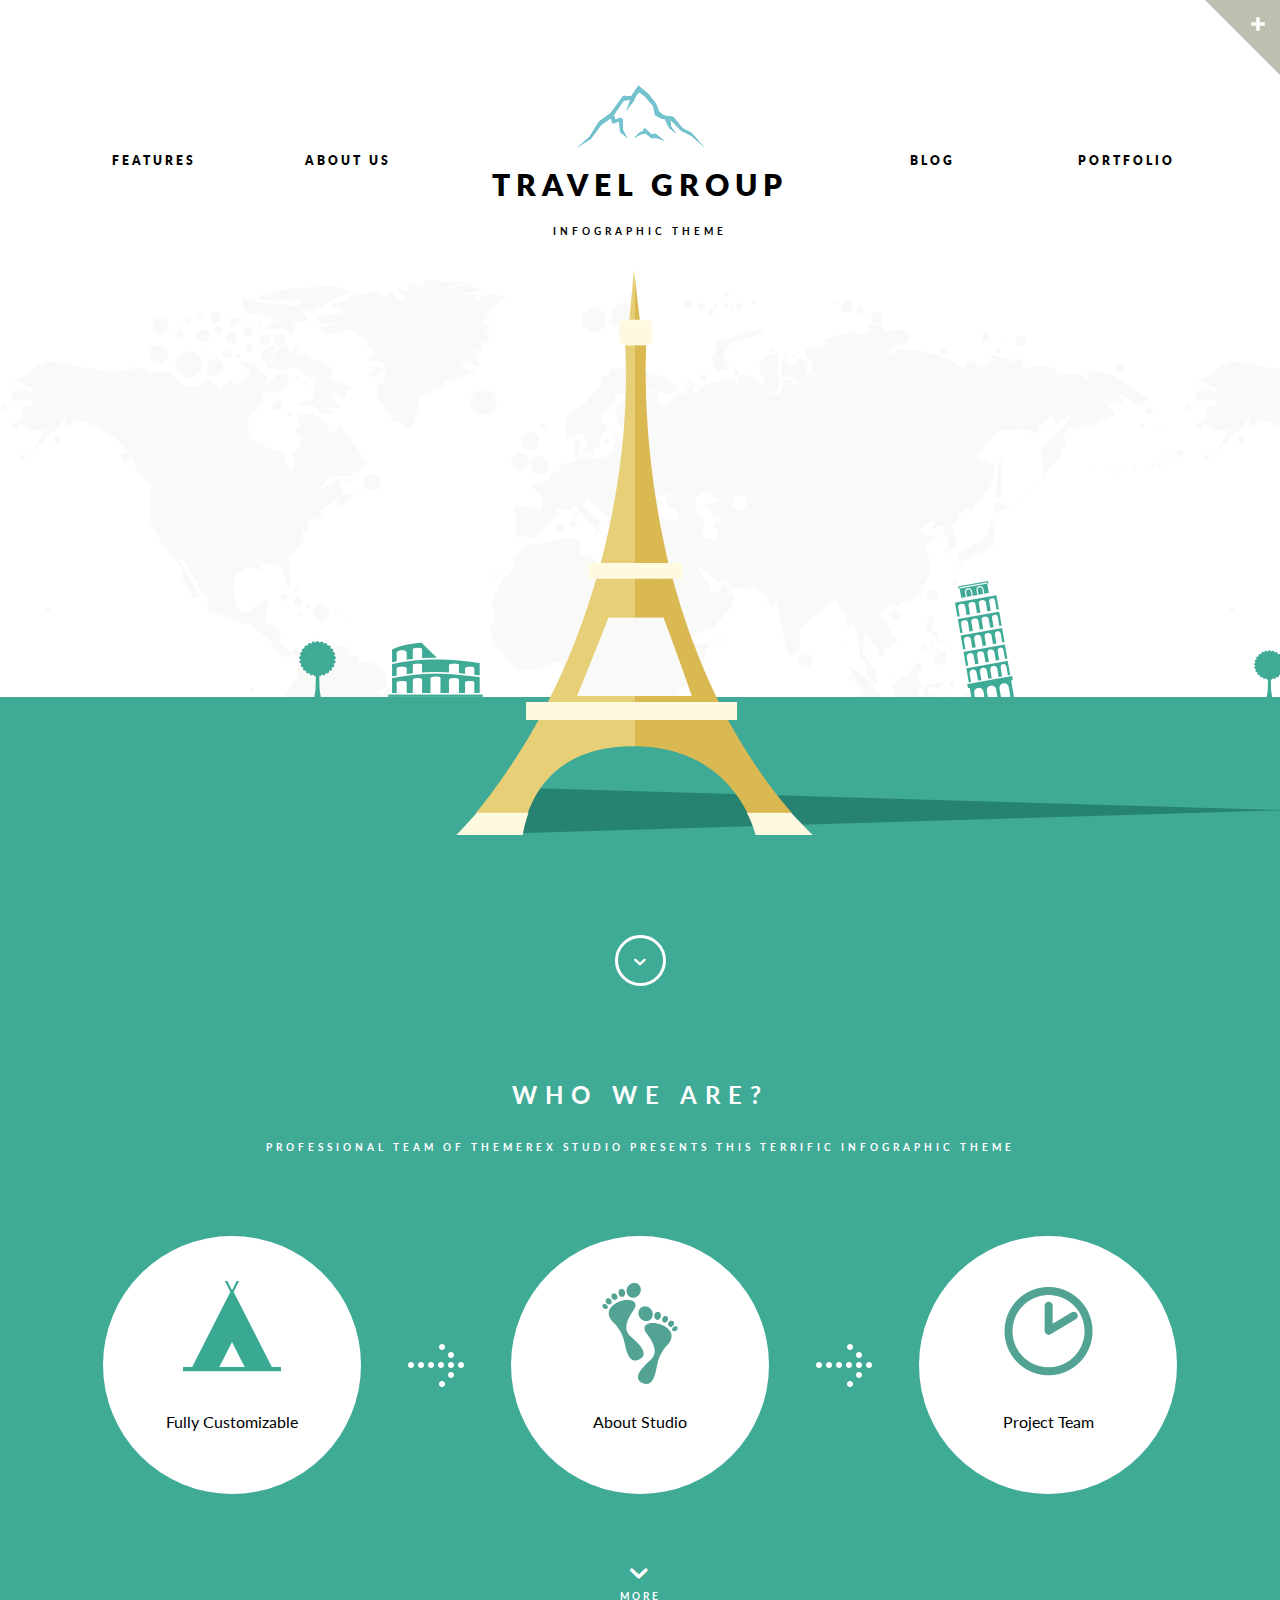
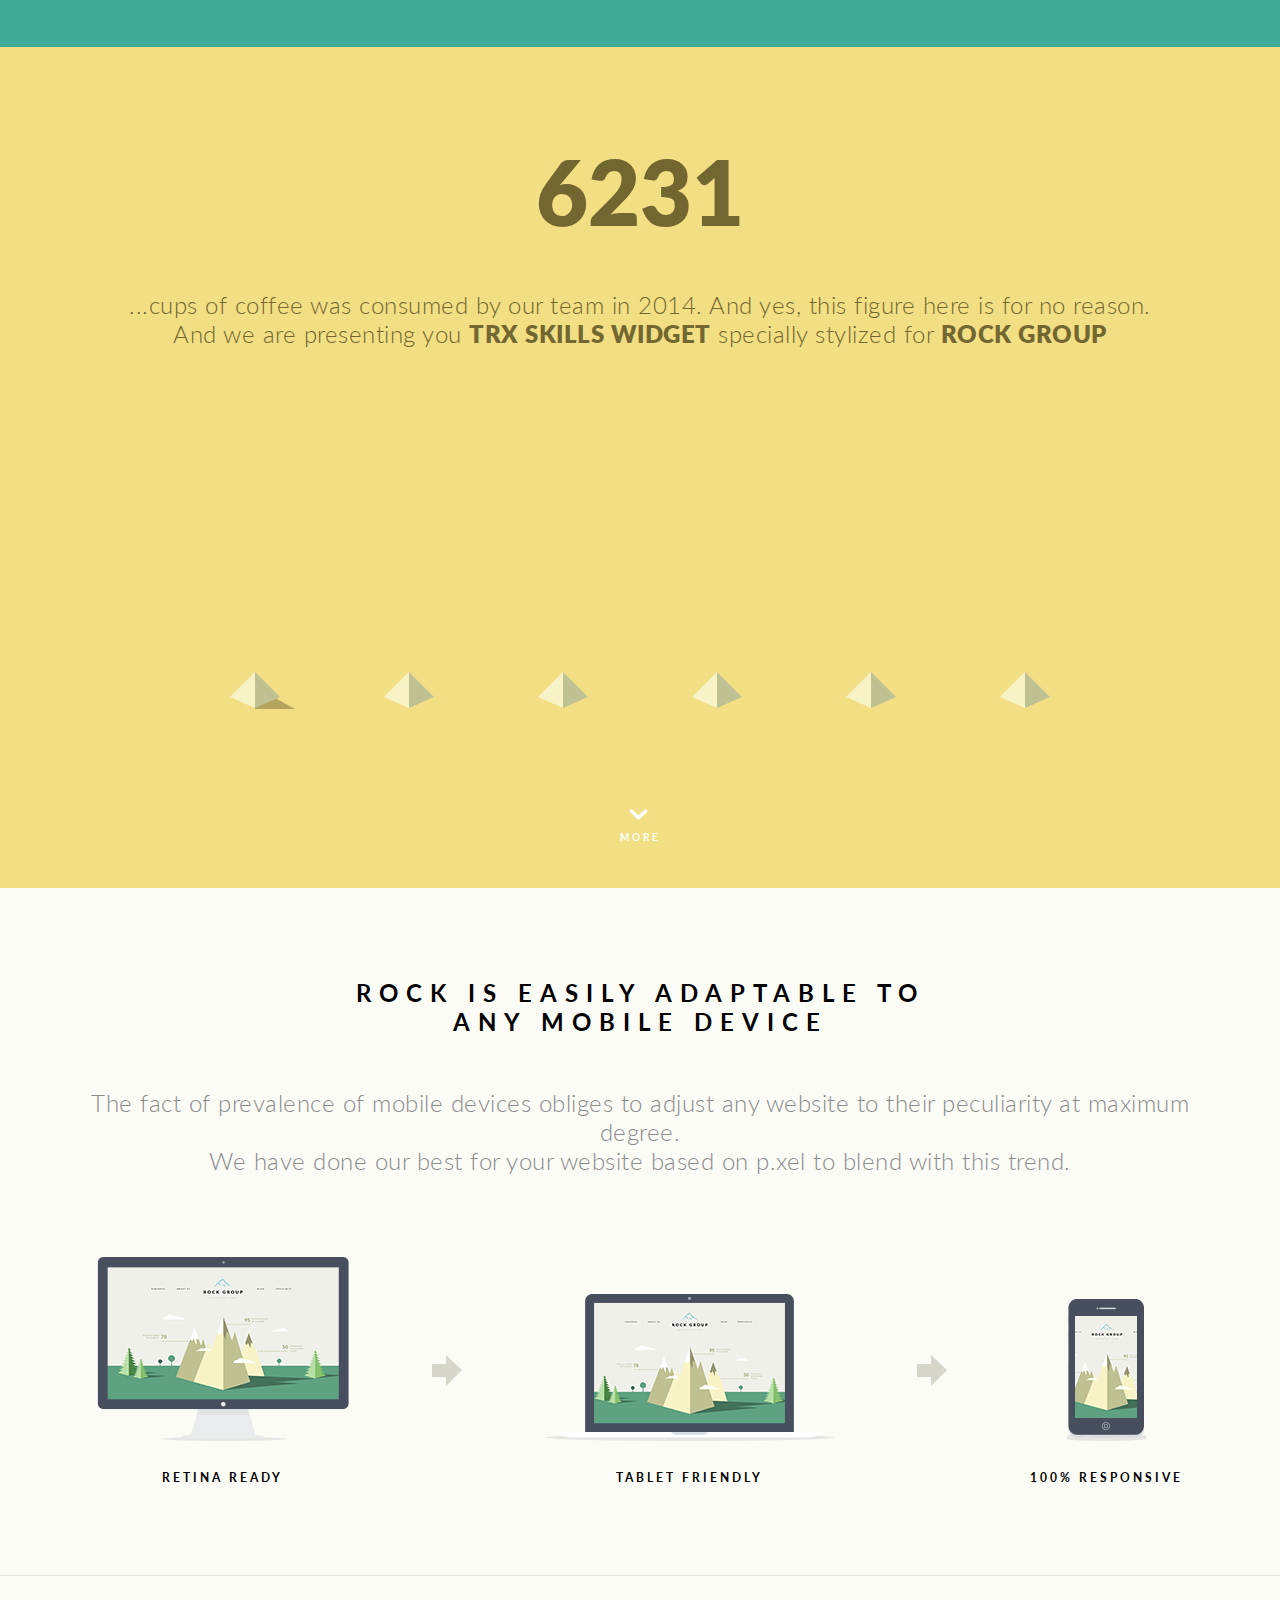
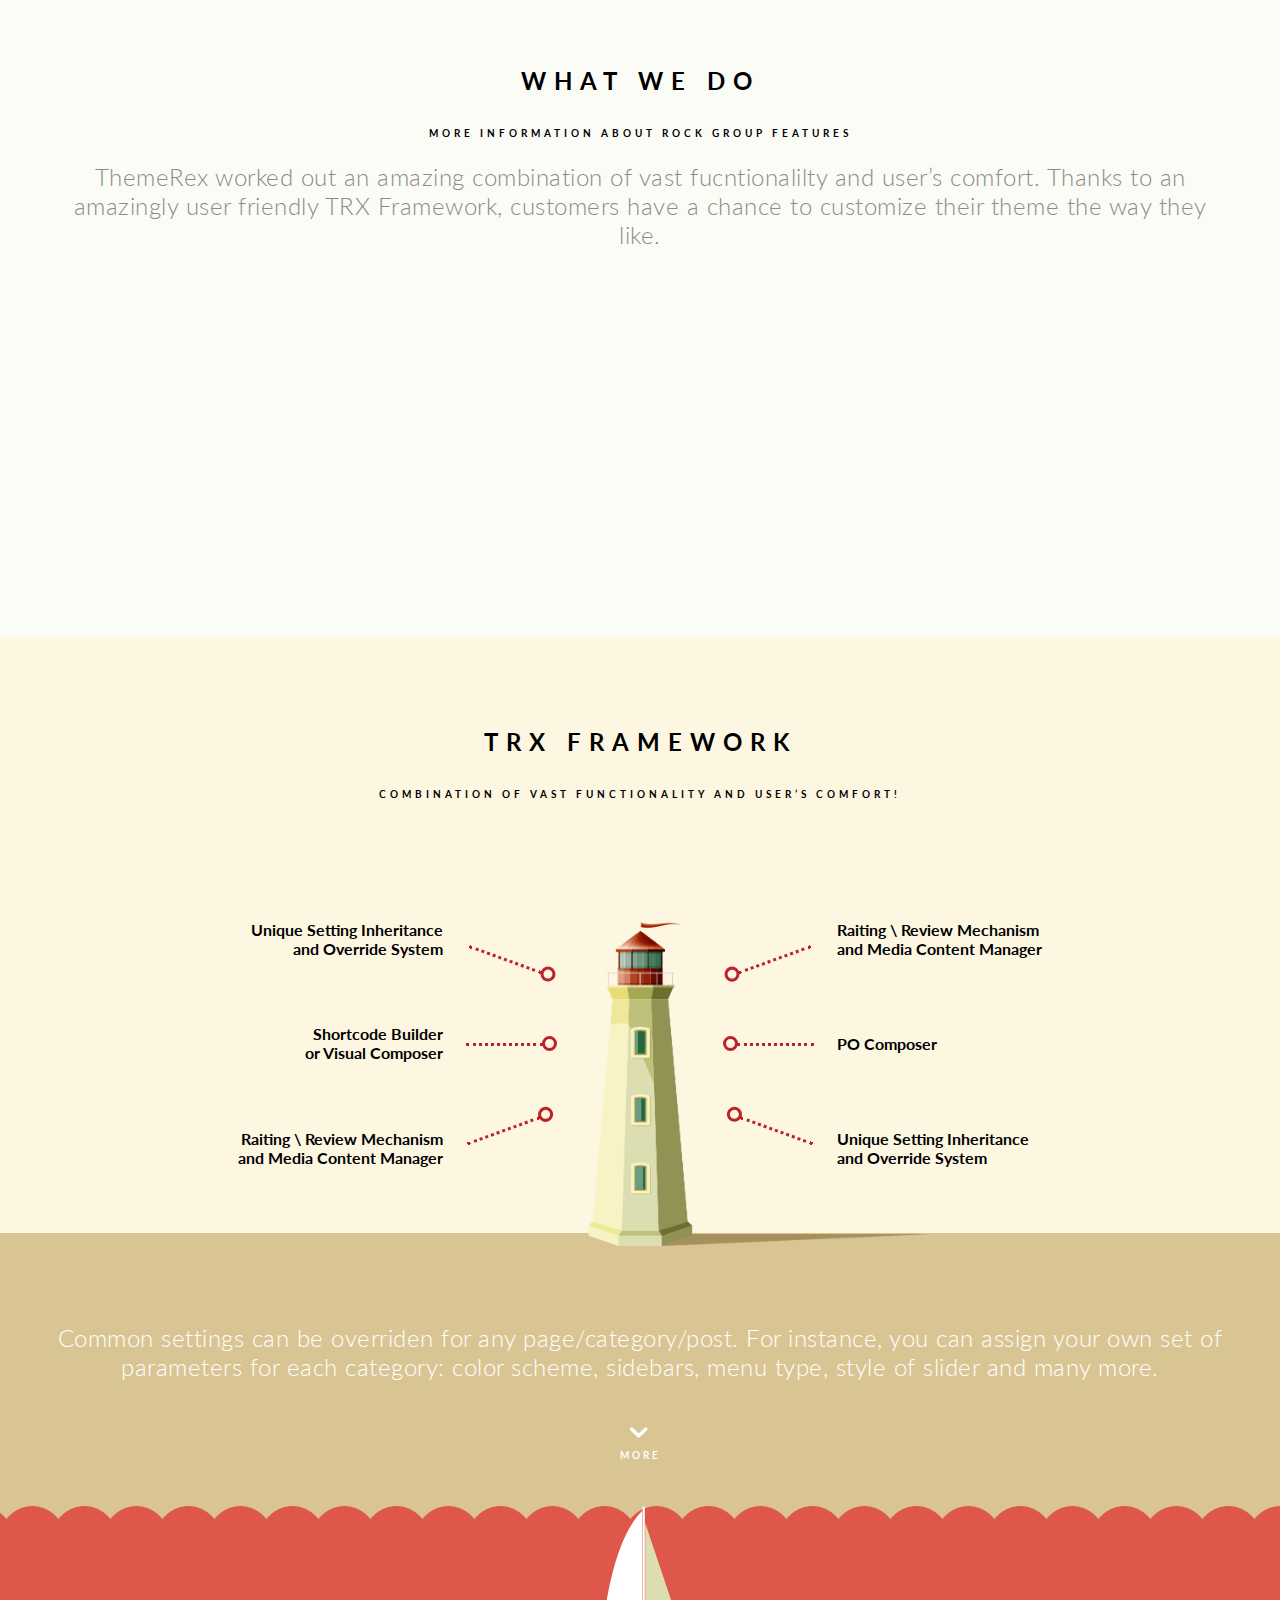
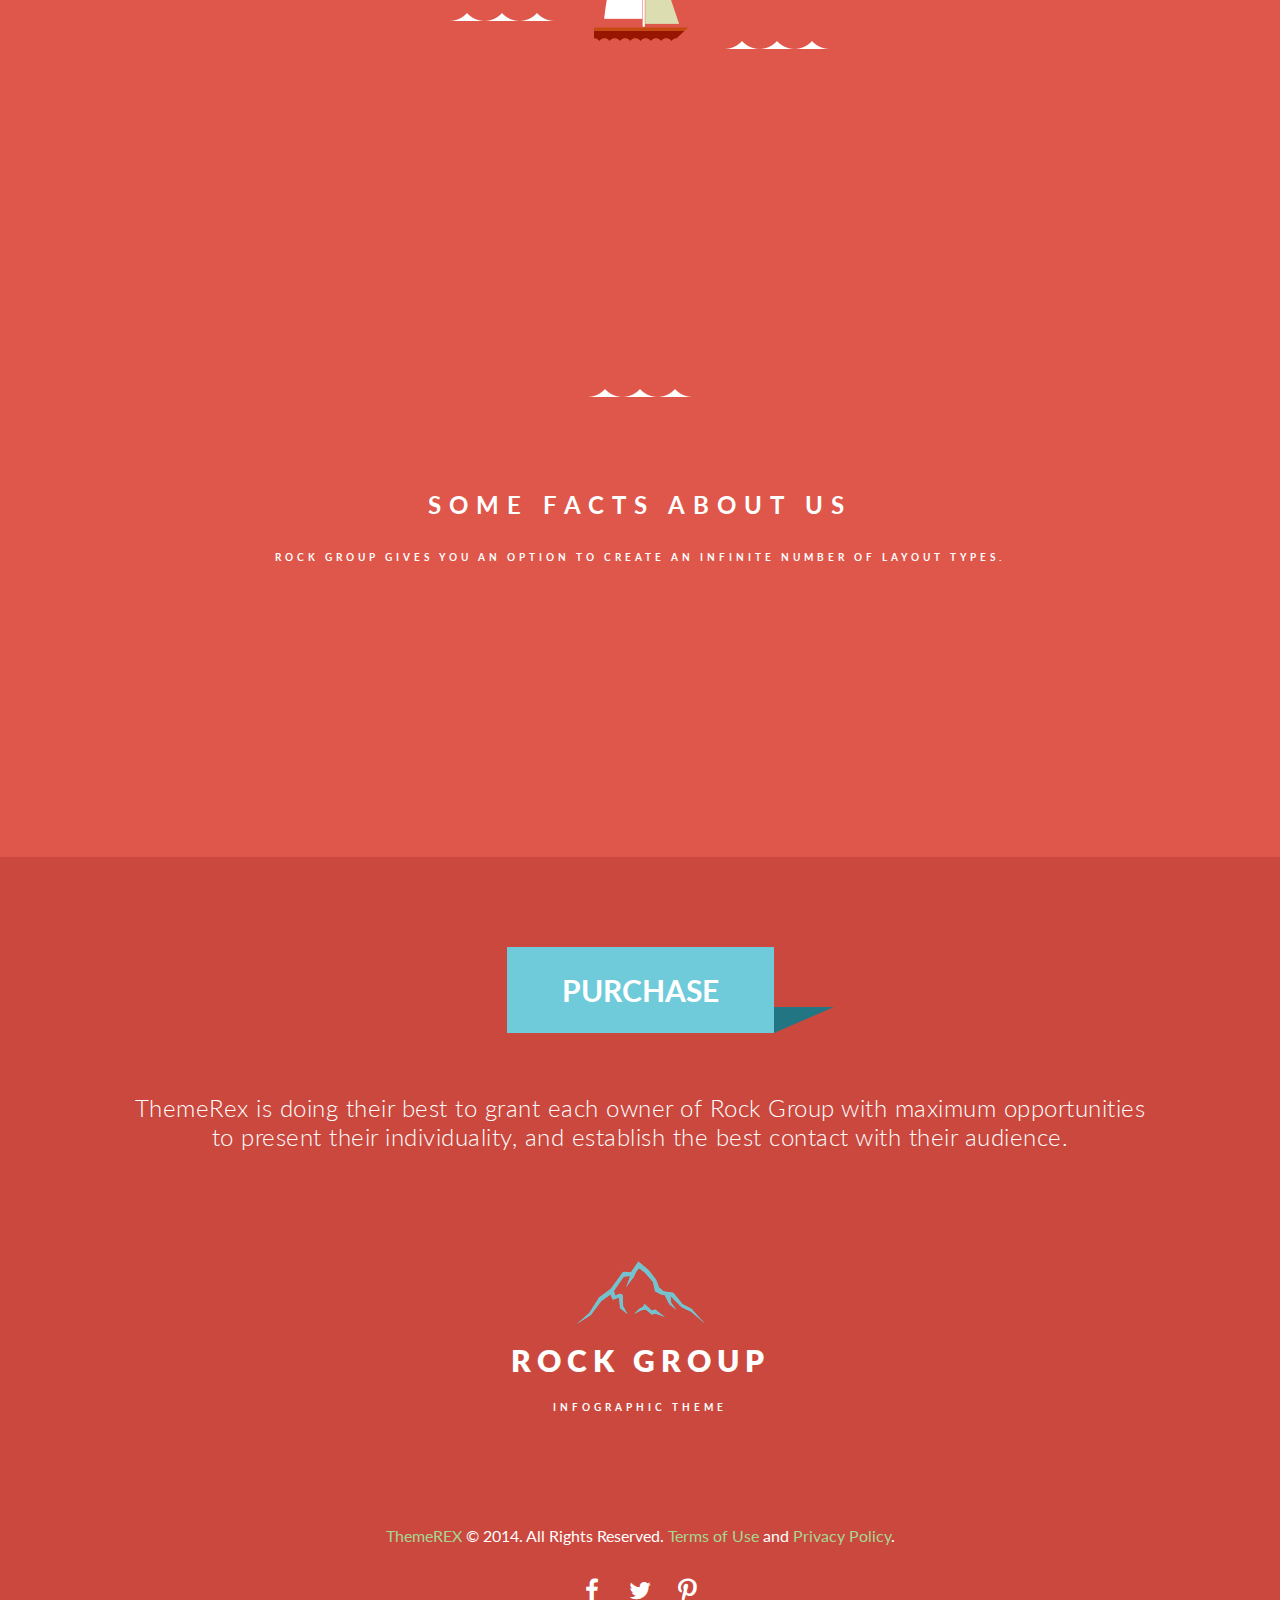
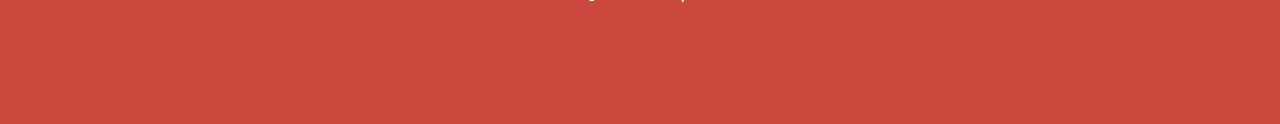
<file: travelgroup.html>
<!DOCTYPE html>
<html>
    <head>
        <meta charset="UTF-8">
        <title>Travel Group</title>
        <meta name="viewport" content="width=device-width, initial-scale=1, maximum-scale=1">
        <link rel="stylesheet" type="text/css" href="css/style.css">
        <link rel="stylesheet" type="text/css" href="css/fontello/css/fontello.css">
        <link rel="stylesheet" type="text/css" href="css/prettyPhoto.css">
        <link rel="stylesheet" type="text/css" href="css/responsiveslides.css">
        <link rel="stylesheet" type="text/css" href="css/responsive.css">
        <link href='http://fonts.googleapis.com/css?family=Lato:100,300,400,700,900' rel='stylesheet' type='text/css'>
    </head>
    <body class="no-blog">
        <div class="body_background"></div>
        <!--Custom panel -->
        <div class="panelbutton"></div>
        <div class="panel">
            <div class="columns">
                <div class="item homepages">
                    <div class="title">Homepage Style</div>
                    <ul>
                        <li><a href="index.html">rock group</a></li>
                        <li><a href="ecogroup.html">eco group</a></li>
                        <li><a href="travelgroup.html"  class="active">travel group</a></li>
                    </ul>
                </div>
                <div class="item patterns">
                    <div class="title">Patterns</div>
                    <ul>
                        <li><div class="pattern1"></div></li>
                        <li><div class="pattern2"></div></li>
                        <li><div class="pattern3"></div></li>
                        <li><div class="pattern4"></div></li>
                        <li><div class="pattern5"></div></li>
                        <li><div class="pattern6"></div></li>
                    </ul>
                </div>
                <div class="item background">
                    <div class="title">Background Image</div>
                    <ul>
                        <li><div class="background1"></div></li>
                        <li><div class="background2"></div></li>
                        <li><div class="background3"></div></li>
                        <li><div class="background4"></div></li>
                        <li><div class="background5"></div></li>
                        <li><div class="background6"></div></li>
                    </ul>
                </div>
                <div class="item layout">
                    <div class="title">Layout Style</div>
                    <div><span id="boxed">boxed</span><span id="wide" class="active">wide</span></div>
                </div>
            </div>
            <div class="close"></div>
        </div>
        <!--/Custom panel -->
        <div class="box">
            <header id="header" class="container travel">
                <div class="bg"></div>
                <div class="main">
                    <nav class="header">
                        <ul>
                            <li><a href="shortcodes.html">features</a></li>
                            <li><a href="about.html">about us</a></li>
                            <li class="logo">
                                <a href="travelgroup.html">
                                    <img src="images/logo.png" alt="">
                                    <h3>Travel group</h3>
                                    <h6>infographic theme</h6>
                                </a>
                            </li>
                            <li><a href="blog.html">blog</a></li>
                            <li><a href="gallery.html">portfolio</a></li>
                        </ul>
                    </nav>
                    <nav class="header scroll_menu">
                        <ul>
                            <li><a href="shortcodes.html">features</a></li>
                            <li><a href="about.html">about us</a></li>
                            <li class="logo">
                                <a href="index.html">
                                    <img src="images/logo.png" alt="">
                                    <h3>Travel group</h3>
                                    <h6>infographic theme</h6>
                                </a>
                            </li>
                            <li><a href="blog.html">blog</a></li>
                            <li><a href="gallery.html">portfolio</a></li>
                        </ul>
                    </nav>
                    <div id="scene_1">
                        <div id="travel_items">
                            <div><img src="images/travel/6.png" alt=""></div>
                            <div><img src="images/travel/7.png" alt=""></div>
                            <div><img src="images/travel/8.png" alt=""></div>
                            <div><img src="images/travel/9.png" alt=""></div>
                            <div><img src="images/travel/10.png" alt=""></div>
                            <div class="anim" data-time="60" data-direction="right"><img src="images/travel/11.png" alt=""></div>
                            <div class="anim" data-time="90" data-direction="right"><img src="images/travel/12.png" alt=""></div>
                            <div><img src="images/travel/13.png" alt=""></div>
                            <div><img src="images/travel/14.png" alt=""></div>
                            <div><img src="images/travel/15.png" alt=""></div>
                        </div>
                        <img id="airplane" src="images/travel/16.png" alt="">
                        <div class="headline">
                            <a href="" id="ln_1" class="right"><span>Aliquam porta dui nec dapibus.</span><span class="numder">50</span></a>
                            <a href="" id="ln_2"><span class="numder">78</span><span>Maecenas molestie ultrices blandit.</span></a>
                            <a href="" id="ln_3"><span class="numder">95</span><span>Maecenas molestie ultrices blandit.</span></a>
                        </div>
                    </div>
                    <div class="more_arrow"><span class="icon-down-open"></span></div>
                </div>
            </header>
            <section class="container darkcyan">
                <div class="main white">
                    <h4>Who we are?</h4>
                    <h6>Professional team of ThemeRex studio presents this terrific Infographic Theme</h6>
                    <div id="about">
                        <a href="" class="item"><img src="images/travel/1.png" alt=""><span>Fully Customizable</span></a>
                        <div class="arrow"></div>
                        <a href=""  class="item"><img src="images/travel/2.png" alt=""><span>About Studio</span></a>
                        <div class="arrow"></div>
                        <a href=""  class="item"><img src="images/travel/3.png" alt=""><span>Project Team</span></a>
                    </div>
                    <div class="open_more" data-cont="tabs">
                        <div class="icon-down-open"></div>
                        <span>more</span>
                    </div>
                </div>
            </section>
            <section id="tabs" class="container beige">
                <div class="tabs_name darkcyan">
                    <ul>
                        <li class="active">fully customizable</li>
                        <li>about studio</li>
                        <li>project team</li>
                    </ul>
                </div>
                <div class="tabs main ">
                    <div class="tab active">
                        <h2>FULLY Customizable</h2>
                        <div class="title">RockGroup is an Infographic theme that offers infinite options for creation of the unique layout for your website.</div>
                        <div class="slider_container">
                            <ul id="slider1" class="rslides">
                                <li><img src="images/scene/14.png" alt="" /></li>
                                <li><img src="images/scene/15.png" alt="" /></li>
                                <li><img src="images/scene/16.png" alt="" /></li>
                            </ul>
                        </div>
                        <div class="content gray">We created three popular infographic skins for business, ecology and travel. You may use these templates both for these themes and for many others, since they are quite versatile.	</div>
                    </div>
                    <div class="tab">
                        <h2>About STUDIO</h2>
                        <div class="columns_2">
                            <div class="item">
                                <div class="icon"><img src="images/icons/1.png" alt=""></div>
                                <div class="content">
                                    <h4 class="light black">With Love to Customers</h4>
                                    <span>ThemeRex is a studio that aims to make their user’s experience easier and much more pleasant. You probalby won’t have a better opportunity to make sure of their competence, as well as friendliness towards their customers. Vast experience and understanding of each product’s peculiarities let ThemeRex create outstanding business solutions.</span>
                                </div>
                            </div>
                            <div class="item">
                                <div class="icon"><img src="images/icons/2.png" alt=""></div>
                                <div class="content">
                                    <h4 class="light black">High Professionalism</h4>
                                    <span>Many year experience and hundreds of successful projects have made ThemeRex a professional on the web area. Within this period of time, the company has gone through a serious evolution from amateurs to leaders. We create templates for your websites that will increase your reputation and highlight your professionalism and leadership.</span>
                                </div>
                            </div>
                        </div>
                        <div class="columns_2">
                            <div class="item">
                                <div class="icon"><img src="images/icons/3.png" alt=""></div>
                                <div class="content">
                                    <h4 class="light black">Serving Clients’ Goals </h4>
                                    <span>ThemeRex is doing their best to grant each owner of their themes with maximum opportunities to present their individuality, show their achievements, and establish the best contact with their audience. Using their rich experience, world’s innovations and their own web solutions the ThemeRex team creates templates that will solve your business’s tasks at maximum degree.</span>
                                </div>
                            </div>
                            <div class="item">
                                <div class="icon"><img src="images/icons/4.png" alt=""></div>
                                <div class="content">
                                    <h4 class="light black">Reliability and Prestige</h4>
                                    <span>Purchasing products from ThemeRex means entrusting your reputation to one of the best web-studios. ThemeRex company does its work with its customer in mind. That is why you are getting the best product that will perfectly suit your needs.</span>
                                </div>
                            </div>
                        </div>
                    </div>
                    <div class="tab">
                        <h2>Project TEAM</h2>
                        <div class="team vertical">
                            <div class="item">
                                <div class="image">
                                    <img src="images/scene/18.png" alt="">
                                    <div class="overlay">
                                        <ul class="social">
                                            <li><a href="https://www.facebook.com/themerex/"><span class="icon-facebook"></span></a></li>
                                            <li><a href="https://twitter.com/Theme_REX/"><span class="icon-twitter"></span></a></li>
                                            <li><a href="#"><span class="icon-pinterest"></span></a></li>
                                        </ul>
                                    </div>
                                </div>
                                <div class="content right">
                                    <a href="#">
                                        <h4 class="light black">Trinity</h4>
                                    </a>
                                    <a href="#"><span>Web Designer</span></a>
                                </div>
                            </div>
                            <div class="item">
                                <div class="image">
                                    <img src="images/scene/19.png" alt="">
                                    <div class="overlay">
                                        <ul class="social">
                                            <li><a href="https://www.facebook.com/themerex/"><span class="icon-facebook"></span></a></li>
                                            <li><a href="https://twitter.com/Theme_REX/"><span class="icon-twitter"></span></a></li>
                                            <li><a href="#"><span class="icon-pinterest"></span></a></li>
                                        </ul>
                                    </div>
                                </div>
                                <div class="content left">
                                    <a href="#">
                                        <h4 class="light black">Katherine</h4>
                                    </a>
                                    <a href="#"><span>Web Developer</span></a>
                                </div>
                            </div>
                            <div class="item">
                                <div class="image">
                                    <img src="images/scene/17.png" alt="">
                                    <div class="overlay">
                                        <ul class="social">
                                            <li><a href="https://www.facebook.com/themerex/"><span class="icon-facebook"></span></a></li>
                                            <li><a href="https://twitter.com/Theme_REX/"><span class="icon-twitter"></span></a></li>
                                            <li><a href="#"><span class="icon-pinterest"></span></a></li>
                                        </ul>
                                    </div>
                                </div>
                                <div class="content right">
                                    <a href="#">
                                        <h4 class="light black">Henry</h4>
                                    </a>
                                    <a href="#"><span>Project Manager</span></a>
                                </div>
                            </div>
                        </div>
                    </div>
                </div>
                <div class="open_more gray" data-cont="tabs">
                    <div class="icon-down-open gray"></div>
                    <span>hide</span>
                </div>
            </section>
            <section class="container pad90-top khaki">
                <div class="main brown">
                    <h1>6231</h1>
                    <h4 class="light">...cups of coffee was consumed by our team in 2014. And yes, this figure here is for no reason.<br/> And we are presenting you <b>trx skills widget</b> specially stylized for <b>rock group</b></h4>
                    <div class="widget_skills">
                        <div class="widget_inner">
                            <div class="skills_row brown">
                                <span class="value">5474</span>
                                <div class="progressbar">
                                    <div class="progress" data-process="80%">
                                        <div class="before"></div>
                                        <div class="after"></div>
                                    </div>
                                    <div class="foot"></div>
                                    <div class="shadow"></div>
                                </div>
                                <span class="caption">L1</span>
                            </div>
                            <div class="skills_row brown">
                                <span class="value">856</span>
                                <div class="progressbar">
                                    <div class="progress" data-process="40%">
                                        <div class="before"></div>
                                        <div class="after"></div>
                                    </div>
                                    <div class="foot"></div>
                                </div>
                                <span class="caption">L2</span>
                            </div>
                            <div class="skills_row brown">
                                <span class="value">3568</span>
                                <div class="progressbar">
                                    <div class="progress" data-process="70%">
                                        <div class="before"></div>
                                        <div class="after"></div>
                                    </div>
                                    <div class="foot"></div>
                                </div>
                                <span class="caption">L3</span>
                            </div>
                            <div class="skills_row brown">
                                <span class="value">2354</span>
                                <div class="progressbar">
                                    <div class="progress" data-process="60%">
                                        <div class="before"></div>
                                        <div class="after"></div>
                                    </div>
                                    <div class="foot"></div>
                                </div>
                                <span class="caption">L4</span>
                            </div>
                            <div class="skills_row brown">
                                <span class="value">6231</span>
                                <div class="progressbar">
                                    <div class="progress" data-process="100%">
                                        <div class="before"></div>
                                        <div class="after"></div>
                                    </div>
                                    <div class="foot"></div>
                                </div>
                                <span class="caption">L5</span>
                            </div>
                            <div class="skills_row brown">
                                <span class="value">1256</span>
                                <div class="progressbar">
                                    <div class="progress" data-process="50%">
                                        <div class="before"></div>
                                        <div class="after"></div>
                                    </div>
                                    <div class="foot"></div>
                                </div>
                                <span class="caption">L6</span>
                            </div>
                        </div>
                    </div>
                    <div class="open_more" data-cont="post_sdb">
                        <div class="icon-down-open"></div>
                        <span>more</span>
                    </div>
                </div>
            </section>
            <section id="post_sdb" class="container pad90">
                <div class="main">
                    <div class="image"><img src="images/scene/20.png" alt=""></div>
                    <div class="post_sdb">
                        <h2>Skills Widget</h2>
                        <div class="info marg60-bot">
                            Posted <a href="" class="date">February 25, 2014</a>
                            by <a href="" class="author">TRX_admin</a>
                            in <a class="link" href="">Post Formats, Post formats fullwidth</a>
                        </div>
                        <div class="text marg60-bot">To display your knowledge and skills graphically, you have a specially designed widget at your disposal, such as "TRX Skills". You may choose unlimited number of skills, name them, set the level, color and one of the display styles.<br/> Vivamus vel mauris id turpis scelerisque ullamcorper. Ut non velit blandit neque aliquam finibus. Donec ornare tortor ac arcu elementum fermentum. Suspendisse rhoncus est vitae leo rutrum congue. Pellentesque nisl sapien, mollis sit amet eros in, imperdiet tempus tortor. Nulla eu lobortis sem. Mauris vitae aliquet tortor.</div>
                        <div class="sharing marg60-bot">
                            <ul>
                                <li class="more"><span class="icon icon-link"></span><span>More</span></li>
                                <li class="share"><span class="icon icon-share"></span><span>Share</span></li>
                                <li class="views"><span class="icon icon-eye"></span><span>153</span></li>
                                <li class="comments"><span class="icon icon-comment"></span><span>1</span></li>
                                <li class="rating"><span class="icon icon-star"></span><span>79.3</span></li>
                                <li class="likes"><span class="icon icon-heart"></span><span>18</span></li>
                            </ul>
                        </div>
                        <div class="more"><a href="">read more</a></div>
                    </div>
                </div>
            </section>
            <section id="dev_container" class="container pad90">
                <div class="main">
                    <h4>rock is easily adaptable to <br/> any mobile device</h4>
                    <h4 class="light gray">The fact of prevalence of mobile devices obliges to adjust any website to their peculiarity at maximum degree. <br/> We have done our best for your website based on p.xel to blend with this trend.</h4>
                    <div id="devices">
                        <div class="item"><img src="images/ledcinema.png" alt=""><span>Retina Ready</span></div>
                        <div class="arrow"></div>
                        <div class="item"><img src="images/macbook.png" alt=""><span>Tablet friendly</span></div>
                        <div class="arrow"></div>
                        <div class="item"> <img src="images/mobile.png" alt=""><span>100% responsive</span></div>
                    </div>
                </div>
            </section>
            <section class="container pad90 cornsilk">
                <div class="main">
                    <h4>what we do</h4>
                    <h6>more information about rock group features</h6>
                    <h4 class="light gray">ThemeRex worked out an amazing combination of vast fucntionalilty and user’s comfort. Thanks to an amazingly user friendly TRX Framework, customers have a chance to customize their theme the way they like. </h4>
                    <div class="diagram_skills resp marg90">
                        <div class="title"><span class="number">100%</span>result</div>
                        <div id="sk_1" class="sc_skills">
                            <canvas id="canvas_sk_1" height="520" width="520" data-percent="25" data-color="#c0c192"></canvas>
                            <div class="line">
                                <div class="tail"></div>
                            </div>
                            <div class="item">
                                <img src="images/7.png" alt=""><span>100% Responsive</span>
                                <div class="content">The fact of prevalence of mobile devices obliges to adjust any actual website to their peculiarity at maximum degree.</div>
                            </div>
                        </div>
                        <div id="sk_2" class="sc_skills">
                            <canvas id="canvas_sk_2" height="460" width="460" data-percent="50" data-color="#c44b12"></canvas>
                            <div class="line">
                                <div class="tail"></div>
                            </div>
                            <div class="item">
                                <img src="images/6.png" alt=""><span>Free Support</span>
                                <div class="content">Our Support Team is ready to become your reliable guide in the World of RockGroup. We provide free access to theme Documentation and our Ticket Sys.</div>
                            </div>
                        </div>
                        <div id="sk_3" class="sc_skills">
                            <canvas id="canvas_sk_3" height="400" width="400" data-percent="75" data-color="#669c75"></canvas>
                            <div class="line">
                                <div class="tail"></div>
                            </div>
                            <div class="item">
                                <img src="images/5.png" alt=""><span>Shortcodes</span>
                                <div class="content">Rock Group includes the most full set of Shortcodes, amongst which you can find those you can get only in ThemeRex products.</div>
                            </div>
                        </div>
                        <div id="sk_4" class="sc_skills">
                            <canvas id="canvas_sk_4" height="340" width="340" data-percent="85" data-color="#3d9ba9"></canvas>
                            <div class="line">
                                <div class="tail"></div>
                            </div>
                            <div class="item">
                                <img src="images/4.png" alt=""><span>SEO Ready</span>
                                <div class="content">HTML5 code integrated into the theme meets the best SEO approaches. The theme supports compatibility with  advaneced SEO plugins.</div>
                            </div>
                        </div>
                    </div>
                </div>
            </section>
            <section class="container pad90-top ivory">
                <div class="main">
                    <h4>trx framework</h4>
                    <h6>Combination of vast functionality and user’s comfort!</h6>
                    <div id="framework">
                        <div class="item left">
                            <ul>
                                <li>
                                    <a href="">Unique Setting Inheritance<br/> and Override System</a>
                                    <div class="line">
                                        <div class="head"></div>
                                    </div>
                                </li>
                                <li>
                                    <a href="">Shortcode Builder<br/> or Visual Composer </a>
                                    <div class="line">
                                        <div class="head"></div>
                                    </div>
                                </li>
                                <li>
                                    <a href="">Raiting \ Review Mechanism<br/> and Media Content Manager </a>
                                    <div class="line">
                                        <div class="head"></div>
                                    </div>
                                </li>
                            </ul>
                        </div>
                        <div class="item"><img src="images/travel/4.png" alt=""></div>
                        <div class="item right">
                            <ul>
                                <li>
                                    <a href="">Raiting \ Review Mechanism<br/> and Media Content Manager </a>
                                    <div class="line">
                                        <div class="head"></div>
                                    </div>
                                </li>
                                <li>
                                    <a href="">PO Composer </a>
                                    <div class="line">
                                        <div class="head"></div>
                                    </div>
                                </li>
                                <li>
                                    <a href="">Unique Setting Inheritance<br/> and Override System </a>
                                    <div class="line">
                                        <div class="head"></div>
                                    </div>
                                </li>
                            </ul>
                        </div>
                    </div>
                </div>
            </section>
            <section class="container pad90-top wheat">
                <div class="main">
                    <h4 class="light white">Common settings can be overriden for any page/category/post. For instance, you can assign your own set of parameters for each category: color scheme, sidebars, menu type, style of slider and many more.</h4>
                    <div class="open_more" data-cont="video">
                        <div class="icon-down-open"></div>
                        <span>more</span>
                    </div>
                </div>
            </section>
            <section id="video" class="container wheat">
                <div class="main">
                    <div class="video_container">
                        <div class="video_thumb" data-frame="http://player.vimeo.com/video/105286558"></div>
                    </div>
                    <div class="content large white">TRX Framework It is a result of accumulated experience of WordPress themes development and constant contact with customers.<br/> It worked out an amazing combination of vast functionality and user’s comfort. Thanks to an amazingly user friendly TRX Framework,<br/> customers have a chance to customize their theme the way they like.  </div>
                    <div class="open_more" data-cont="video">
                        <div class="icon-down-open"></div>
                        <span>more</span>
                    </div>
                </div>
            </section>
            <section id="diagram_skills_2" class="container salmon travel">
                <div class="main">
                    <div id="scene_2">
                        <div id="ship"><img src="images/scene/s1.png" alt=""></div>
                        <div class="wave left"></div>
                        <div class="wave right"></div>
                    </div>
                    <div class="skills_container">
                        <div class="diagram_skills" data-cutout="90">
                            <div class="title"><span class="number">13</span></div>
                            <div id="sd_1" class="sc_skills">
                                <canvas id="canvas_sd_1" height="180" width="180" data-percent="80" data-color="#ffffff"></canvas>
                                <div class="name">psd</div>
                            </div>
                        </div>
                        <div class="diagram_skills" data-cutout="90">
                            <div class="title"><span class="number">2</span></div>
                            <div id="sd_2" class="sc_skills">
                                <canvas id="canvas_sd_2" height="180" width="180" data-percent="40" data-color="#ffffff"></canvas>
                                <div class="name">drupal</div>
                            </div>
                        </div>
                        <div class="diagram_skills" data-cutout="90">
                            <div class="title"><span class="number">10</span></div>
                            <div id="sd_3" class="sc_skills">
                                <canvas id="canvas_sd_3" height="180" width="180" data-percent="75" data-color="#ffffff"></canvas>
                                <div class="name">wp</div>
                            </div>
                        </div>
                        <div class="diagram_skills" data-cutout="90">
                            <div class="title"><span class="number">7</span></div>
                            <div id="sd_4" class="sc_skills">
                                <canvas id="canvas_sd_4" height="180" width="180" data-percent="65" data-color="#ffffff"></canvas>
                                <div class="name">html</div>
                            </div>
                        </div>
                    </div>
                    <div id="scene_3"></div>
                </div>
            </section>
            <section class="container pad90-top salmon">
                <div class="main white">
                    <h4>some facts about us</h4>
                    <h6>rock group gives you an option to create an infinite number of layout types.</h6>
                    <div id="widget_2" class="widget_skills">
                        <div class="widget_inner">
                            <a href="" id="lw_1" class="skills_row">
                                <img src="images/scene/12.png" alt="">
                                <div class="name">Css3</div>
                            </a>
                            <a href="" id="lw_2" class="skills_row">
                                <img src="images/scene/11.png" alt="">
                                <div class="name">Html5</div>
                            </a>
                            <a href="" id="lw_3" class="skills_row">
                                <img src="images/scene/10.png" alt="">
                                <div class="name">MySql</div>
                            </a>
                            <a href="" id="lw_4" class="skills_row">
                                <img src="images/scene/9.png" alt="">
                                <div class="name">pHp</div>
                            </a>
                            <a href="" id="lw_5" class="skills_row">
                                <img src="images/scene/13.png" alt="">
                                <div class="name">Design</div>
                            </a>
                        </div>
                    </div>
                </div>
            </section>
            <section class="container pad90-top indianred">
                <div class="main">
                    <a href="http://themeforest.net/item/rock-group-multipurpose-infographic-theme/9005879" class="button anim">purchase</a>
                    <h4 class="light white marg0">ThemeRex is doing their best to grant each owner of Rock Group with maximum opportunities<br/> to present their individuality, and establish the best contact with their audience.</h4>
                </div>
            </section>
            <footer class="footer container indianred">
                <div class="main white">
                    <div class="logo">
                        <img src="images/logo.png" alt="">
                        <h3>rock group</h3>
                        <h6>infographic theme</h6>
                    </div>
                    <div class="content"><a href="http://themeforest.net/user/ThemeREX?WT.ac=item_profile_text&WT.z_author=ThemeREX">ThemeREX</a> © 2014. All Rights Reserved. <a href="http://themeforest.net/user/ThemeREX/portfolio?WT.ac=portfolio_item&WT.z_author=ThemeREX">Terms of Use</a> and <a href="">Privacy Policy</a>.</div>
                    <div class="social">
                        <ul>
                            <li><a href=""><span class="icon-facebook"></span></a></li>
                            <li><a href=""><span class="icon-twitter"></span></a></li>
                            <li><a href=""><span class="icon-pinterest"></span></a></li>
                        </ul>
                    </div>
                </div>
            </footer>
        </div>
        <script type="text/javascript" src="js/jquery.min.js"></script> 
        <script type="text/javascript" src="js/Chart.min.js"></script> 
        <script type="text/javascript" src="js/jquery.flexslider.min.js"></script>
        <script type="text/javascript" src="js/jquery.prettyPhoto.js"></script>
        <script type="text/javascript" src="js/SmoothScroll.js"></script>
        <script type="text/javascript" src="js/responsiveslides.js"></script>
		<script type="text/javascript" src="js/jquery.cookie.js"></script>
        <script type="text/javascript" src="js/_front.js"></script>
    </body>
</html>
</file>
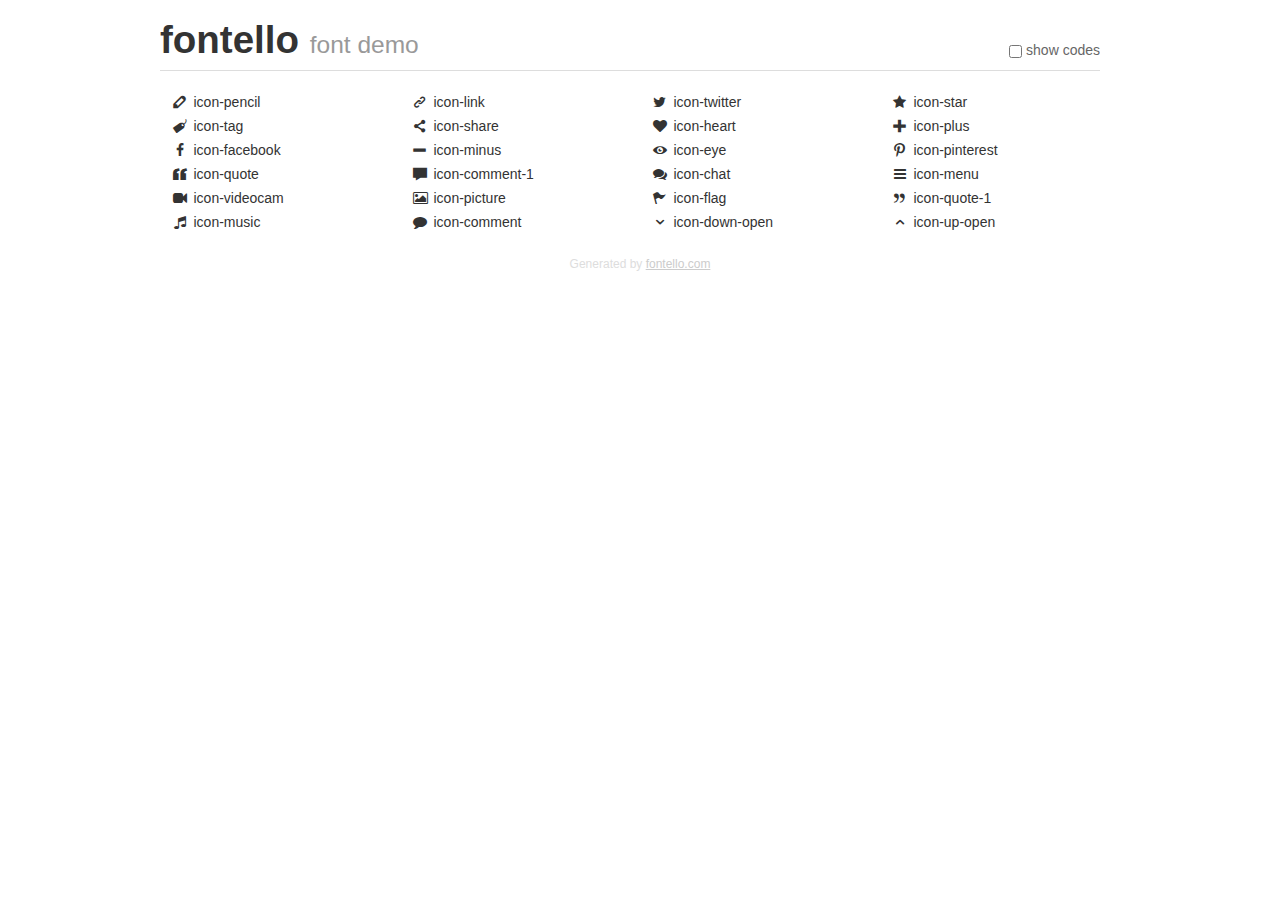
<file: css/fontello/demo.html>
<!DOCTYPE html>
<html>
  <head><!--[if lt IE 9]><script language="javascript" type="text/javascript" src="//html5shim.googlecode.com/svn/trunk/html5.js"></script><![endif]-->
    <meta charset="UTF-8"><style>/*
 * Bootstrap v2.2.1
 *
 * Copyright 2012 Twitter, Inc
 * Licensed under the Apache License v2.0
 * http://www.apache.org/licenses/LICENSE-2.0
 *
 * Designed and built with all the love in the world @twitter by @mdo and @fat.
 */
.clearfix {
  *zoom: 1;
}
.clearfix:before,
.clearfix:after {
  display: table;
  content: "";
  line-height: 0;
}
.clearfix:after {
  clear: both;
}
html {
  font-size: 100%;
  -webkit-text-size-adjust: 100%;
  -ms-text-size-adjust: 100%;
}
a:focus {
  outline: thin dotted #333;
  outline: 5px auto -webkit-focus-ring-color;
  outline-offset: -2px;
}
a:hover,
a:active {
  outline: 0;
}
button,
input,
select,
textarea {
  margin: 0;
  font-size: 100%;
  vertical-align: middle;
}
button,
input {
  *overflow: visible;
  line-height: normal;
}
button::-moz-focus-inner,
input::-moz-focus-inner {
  padding: 0;
  border: 0;
}
body {
  margin: 0;
  font-family: "Helvetica Neue", Helvetica, Arial, sans-serif;
  font-size: 14px;
  line-height: 20px;
  color: #333;
  background-color: #fff;
}
a {
  color: #08c;
  text-decoration: none;
}
a:hover {
  color: #005580;
  text-decoration: underline;
}
.row {
  margin-left: -20px;
  *zoom: 1;
}
.row:before,
.row:after {
  display: table;
  content: "";
  line-height: 0;
}
.row:after {
  clear: both;
}
[class*="span"] {
  float: left;
  min-height: 1px;
  margin-left: 20px;
}
.container,
.navbar-static-top .container,
.navbar-fixed-top .container,
.navbar-fixed-bottom .container {
  width: 940px;
}
.span12 {
  width: 940px;
}
.span11 {
  width: 860px;
}
.span10 {
  width: 780px;
}
.span9 {
  width: 700px;
}
.span8 {
  width: 620px;
}
.span7 {
  width: 540px;
}
.span6 {
  width: 460px;
}
.span5 {
  width: 380px;
}
.span4 {
  width: 300px;
}
.span3 {
  width: 220px;
}
.span2 {
  width: 140px;
}
.span1 {
  width: 60px;
}
[class*="span"].pull-right,
.row-fluid [class*="span"].pull-right {
  float: right;
}
.container {
  margin-right: auto;
  margin-left: auto;
  *zoom: 1;
}
.container:before,
.container:after {
  display: table;
  content: "";
  line-height: 0;
}
.container:after {
  clear: both;
}
p {
  margin: 0 0 10px;
}
.lead {
  margin-bottom: 20px;
  font-size: 21px;
  font-weight: 200;
  line-height: 30px;
}
small {
  font-size: 85%;
}
h1 {
  margin: 10px 0;
  font-family: inherit;
  font-weight: bold;
  line-height: 20px;
  color: inherit;
  text-rendering: optimizelegibility;
}
h1 small {
  font-weight: normal;
  line-height: 1;
  color: #999;
}
h1 {
  line-height: 40px;
}
h1 {
  font-size: 38.5px;
}
h1 small {
  font-size: 24.5px;
}
body {
  margin-top: 90px;
}
.header {
  position: fixed;
  top: 0;
  left: 50%;
  margin-left: -480px;
  background-color: #fff;
  border-bottom: 1px solid #ddd;
  padding-top: 10px;
  z-index: 10;
}
.footer {
  color: #ddd;
  font-size: 12px;
  text-align: center;
  margin-top: 20px;
}
.footer a {
  color: #ccc;
  text-decoration: underline;
}
.the-icons {
  font-size: 14px;
  line-height: 24px;
}
.switch {
  position: absolute;
  right: 0;
  bottom: 10px;
  color: #666;
}
.switch input {
  margin-right: 0.3em;
}
.codesOn .i-name {
  display: none;
}
.codesOn .i-code {
  display: inline;
}
.i-code {
  display: none;
}
</style>
    <link rel="stylesheet" href="css/fontello.css">
    <link rel="stylesheet" href="css/animation.css"><!--[if IE 7]><link rel="stylesheet" href="css/fontello-ie7.css"><![endif]-->
    <script>
      function toggleCodes(on) {
        var obj = document.getElementById('icons');
        
        if (on) {
          obj.className += ' codesOn';
        } else {
          obj.className = obj.className.replace(' codesOn', '');
        }
      }
      
    </script>
  </head>
  <body>
    <div class="container header">
      <h1>
        fontello
         <small>font demo</small>
      </h1>
      <label class="switch">
        <input type="checkbox" onclick="toggleCodes(this.checked)">show codes
      </label>
    </div>
    <div id="icons" class="container">
      <div class="row">
        <div title="Code: 0xe800" class="the-icons span3"><i class="icon-pencil"></i> <span class="i-name">icon-pencil</span><span class="i-code">0xe800</span></div>
        <div title="Code: 0xe801" class="the-icons span3"><i class="icon-link"></i> <span class="i-name">icon-link</span><span class="i-code">0xe801</span></div>
        <div title="Code: 0xe802" class="the-icons span3"><i class="icon-twitter"></i> <span class="i-name">icon-twitter</span><span class="i-code">0xe802</span></div>
        <div title="Code: 0xe803" class="the-icons span3"><i class="icon-star"></i> <span class="i-name">icon-star</span><span class="i-code">0xe803</span></div>
      </div>
      <div class="row">
        <div title="Code: 0xe804" class="the-icons span3"><i class="icon-tag"></i> <span class="i-name">icon-tag</span><span class="i-code">0xe804</span></div>
        <div title="Code: 0xe806" class="the-icons span3"><i class="icon-share"></i> <span class="i-name">icon-share</span><span class="i-code">0xe806</span></div>
        <div title="Code: 0xe807" class="the-icons span3"><i class="icon-heart"></i> <span class="i-name">icon-heart</span><span class="i-code">0xe807</span></div>
        <div title="Code: 0xe809" class="the-icons span3"><i class="icon-plus"></i> <span class="i-name">icon-plus</span><span class="i-code">0xe809</span></div>
      </div>
      <div class="row">
        <div title="Code: 0xe80a" class="the-icons span3"><i class="icon-facebook"></i> <span class="i-name">icon-facebook</span><span class="i-code">0xe80a</span></div>
        <div title="Code: 0xe80b" class="the-icons span3"><i class="icon-minus"></i> <span class="i-name">icon-minus</span><span class="i-code">0xe80b</span></div>
        <div title="Code: 0xe80c" class="the-icons span3"><i class="icon-eye"></i> <span class="i-name">icon-eye</span><span class="i-code">0xe80c</span></div>
        <div title="Code: 0xe80d" class="the-icons span3"><i class="icon-pinterest"></i> <span class="i-name">icon-pinterest</span><span class="i-code">0xe80d</span></div>
      </div>
      <div class="row">
        <div title="Code: 0xe80e" class="the-icons span3"><i class="icon-quote"></i> <span class="i-name">icon-quote</span><span class="i-code">0xe80e</span></div>
        <div title="Code: 0xe80f" class="the-icons span3"><i class="icon-comment-1"></i> <span class="i-name">icon-comment-1</span><span class="i-code">0xe80f</span></div>
        <div title="Code: 0xe810" class="the-icons span3"><i class="icon-chat"></i> <span class="i-name">icon-chat</span><span class="i-code">0xe810</span></div>
        <div title="Code: 0xe811" class="the-icons span3"><i class="icon-menu"></i> <span class="i-name">icon-menu</span><span class="i-code">0xe811</span></div>
      </div>
      <div class="row">
        <div title="Code: 0xe812" class="the-icons span3"><i class="icon-videocam"></i> <span class="i-name">icon-videocam</span><span class="i-code">0xe812</span></div>
        <div title="Code: 0xe813" class="the-icons span3"><i class="icon-picture"></i> <span class="i-name">icon-picture</span><span class="i-code">0xe813</span></div>
        <div title="Code: 0xe814" class="the-icons span3"><i class="icon-flag"></i> <span class="i-name">icon-flag</span><span class="i-code">0xe814</span></div>
        <div title="Code: 0xe815" class="the-icons span3"><i class="icon-quote-1"></i> <span class="i-name">icon-quote-1</span><span class="i-code">0xe815</span></div>
      </div>
      <div class="row">
        <div title="Code: 0xe816" class="the-icons span3"><i class="icon-music"></i> <span class="i-name">icon-music</span><span class="i-code">0xe816</span></div>
        <div title="Code: 0xe817" class="the-icons span3"><i class="icon-comment"></i> <span class="i-name">icon-comment</span><span class="i-code">0xe817</span></div>
        <div title="Code: 0xe818" class="the-icons span3"><i class="icon-down-open"></i> <span class="i-name">icon-down-open</span><span class="i-code">0xe818</span></div>
        <div title="Code: 0xe819" class="the-icons span3"><i class="icon-up-open"></i> <span class="i-name">icon-up-open</span><span class="i-code">0xe819</span></div>
      </div>
    </div>
    <div class="container footer">Generated by <a href="http://fontello.com">fontello.com</a></div>
  </body>
</html>
</file>
<file: css/style.css>
/*------------------------------------------------------------------
[Master Stylesheet]

Theme Name:	Rock Group
Theme URI: http://rockgroup.themerex.net/
Author: themerex
Author URI: http://themerex.net/
Version:	1.4
-------------------------------------------------------------------*/
/*------------------------------------------------------------------
[Table of contents]

1. Main
2. Header
3. Fonts
4. Tabs
5. Team
6. Skills
7. Diagram
8. Section "About" 
9. Section "Devices" 
10. Section "Framework"
11. Button
12. Post
13. Gallery
14. Social icons
15. Sidebar
16. Accordion
17. Table
18. List
19. Scene 1
20. Footer
21. Color Scheme
22. Custom panel (backgrounds)
-------------------------------------------------------------------*/

/*line 38 was changed*/
body{border:0;overflow-x:hidden;overflow-y:auto;font-family:Lato, sans-serif;background-color:#eff0ea;opacity:0;margin:0;padding:0;z-index: 0; position: relative;}
body.no-blog .main,.main_middle{width:1170px;margin:auto;}
body.blog-no-sidebar .main{width:846px;margin:auto;}
body.blog-sidebar .main{width:1240px;overflow:hidden;margin:auto;}
body.blog-sidebar .primary{width:67%;float:left;padding-right:29px;border-right:2px solid #e7e8e1;}
body.blog-sidebar .secondary{width:27%;float:left;padding-left:29px;}
img{border: none;}

.box{z-index: -6; position: relative; overflow: hidden;}
body.boxed .box{margin: auto;box-shadow: 0px 4px 4px 2px rgba(0,0,0,0.5); overflow: hidden;}
body.boxed #header{margin: auto;}
body.no-blog.boxed .box{width: 1300px;}
body.no-blog.boxed #header{width: 1300px;}
body.blog-no-sidebar.boxed .box{width: 1300px;}
body.blog-no-sidebar.boxed #header{width: 1300px;}
body.blog-sidebar.boxed .box{width: 1300px;}
body.blog-sidebar.boxed #header{width: 1300px;}

a{text-decoration: none;}
.container{position:relative;text-align:center;}
.body_background{position: fixed; top: 0; left: 0; width: 100%; height: 100%; z-index: -10;-webkit-transform: translateZ(0);-o-transform: translateZ(0);-ms-transform: translateZ(0);-moz-transform: translateZ(0);transform: translateZ(0);}
#header:before{content:'';z-index:-1;width:100%;height:65%;background-color:#eff0ea;display:block;position:absolute;}
#header:after{content:'';z-index:-1;width:100%;height:35.5%;background-color:#5ea281;display:block;position:absolute;bottom:0;}
#header.travel .bg{z-index: -1;width:100%;height:65%; display:block;position:absolute;background-color:#fff;background-image: url(../images/travel/bg.png);background-repeat: repeat-x;background-position: 0px 280px;}
#header.travel:after{background-color:#3faa96;}
body.blog-sidebar #header{width:100%;height:490px;}
body.blog-sidebar #header:before {height: 69%;}
body.blog-sidebar  #header:after{height: 31%;}
.small_scene#header {height:584px;}
.small_scene#header:before {height:60%;}
.small_scene#header:after{height: 40.5%;}
#header{width:100%;height:1080px;}
.blog-no-sidebar  #header .main{width:1170px;margin:auto;}

.header{width:100%;height:150px;padding-top:85px;padding-bottom:114px;}
.travel .header{padding-bottom:40px;}
.header ul{list-style:none;text-align:center;margin:0;padding:0;}
.header ul li{display:inline-block;vertical-align:middle;font-weight:800;color:#000;font-size:12px;width:100px;text-transform:uppercase;letter-spacing:3px;margin:0 50px;}
.travel .header ul li{margin: 0 45px;}
.header ul li a{color:#000;text-decoration:none;-webkit-transition:all linear .2s;-moz-transition:all linear .2s;-o-transition:all linear .2s;transition:all linear .2s;-ms-transition:all linear .2s;}
.header .logo{height:150px;width:auto;}
.logo h3{margin:15px 0 0;}

.scroll_menu{background-color:#eff0ea;position:fixed;top:0;left:0;z-index:1000;width:100%;height:90px;box-shadow:0 1px 4px 2px rgba(175,175,161,1);display:none;-webkit-transform: translateZ(0);-o-transform: translateZ(0);-ms-transform: translateZ(0);-moz-transform: translateZ(0);transform: translateZ(0);}
.scroll_menu.header{padding:5px 0 0;}
.scroll_menu .logo{height:80px;}
.scroll_menu .logo img{width:60px;}
.scroll_menu .logo h3{font-size:16px;margin-top:5px;}
.scroll_menu .logo h6{margin-top:5px;font-size:8px;letter-spacing:2px;}
#header.small_scene  .main{padding:0;}
#header.small_scene .header{padding-bottom:30px;}
#header.small_scene .scroll_menu.header{padding-bottom:0px;}
#header.small_scene #scene_1{height:135px;margin-bottom:50px;}
body.blog-sidebar #header.small_scene .header{padding-bottom:145px;}
body.blog-sidebar #header.small_scene .header.scroll_menu{padding-bottom:0px;}
/**************************** /Header **************************/

.headline{z-index:10;position:relative;margin-top:-524px;height:524px;}
.headline .right span.numder::before{right:auto;left:0;}
.headline a{position:absolute;text-align:left;opacity:0;-webkit-transition:all linear .2s;-moz-transition:all linear .2s;-o-transition:all linear .2s;transition:all linear .2s;-ms-transition:all linear .2s;}
.headline a.right span{text-align:right;margin-right:10px;}
.headline span{color:#a9aa81;font-size:14px;width:120px;display:inline-block;vertical-align:top;}
.headline span.numder{font-size:36px;width:auto;margin-right:10px;line-height:30px;position:relative;font-weight:700;}
.headline span.numder::before{content:'....................';color:#a9aa81;font-size:36px;position:absolute;top:10px;right:0;font-weight:400;}
.header ul li a:hover,.headline a:hover span,.headline a:hover span.numder::before{color:#5ea281;}

.more_arrow{color:#fff;border:3px solid #fff;border-radius:50%;height:45px;width:45px;font-size:20px;display:inline-table;margin:100px auto auto;}
.more_arrow span{vertical-align:middle;display:table-cell;}

.open_more{font-size:10px;color:#fff;font-weight:700;text-transform:uppercase;letter-spacing:3px;padding-bottom:45px;cursor:pointer;}
.open_more div{font-size:30px;color:#fff;}

/**************************** Fonts **************************/
h1{font-size: 90px; font-weight: 800; text-transform:uppercase; margin-top: 0; margin-bottom: 45px;}
h2{font-size: 36px; font-weight: 800; margin-bottom: 20px; margin-top: 0;}
h3{font-size: 30px; font-weight: 800; text-transform:uppercase; letter-spacing: 6px;}
h4{font-size: 24px; font-weight: 700; text-transform: uppercase; letter-spacing: 8px; margin-top: 0;}
h4.light{font-size: 24px; font-weight: 300; text-transform:none; letter-spacing: 0.5px;}
h4.light b{text-transform:uppercase; font-weight: 800;}
h5{font-size: 18px; text-transform: uppercase; }
h6{font-size: 10px; text-transform: uppercase; letter-spacing: 4px;}
.content.large{font-size: 16px; line-height: 24px; font-weight: 300;}
.white{color: #fff !important;}
.gray{color: #8b8b8b !important;}
.black{color: #000 !important;}
.brown{color: #736731 !important;}
.custom_text{font-size:24px;color:#232121;text-align:center;}
/**************************** /Fonts **************************/

/**************************** Tabs **************************/
#tabs{display:none;}
.tabs{padding-top:60px;padding-bottom:90px;}
.tabs h4{font-weight:500;margin:10px 0 20px;}
.tabs .active{display:block!important;}
.tabs .tab{display:none;}
.tabs_name{height:80px;;width:100%;text-align:center;display:inline-table;}
.tabs_name .active{background-color:#eff0ea;color:#474e5d;}
.tabs_name li{color:#fff;font-size:13px;text-transform:uppercase;display:inline-block;background-color:#a7d692;font-weight:700;border-radius:10px 10px 0 0;cursor:pointer;margin:0 5px;padding:18px 30px;}
.tabs_name ul{vertical-align:bottom;display:table-cell;margin:auto;padding:0;}
.tabs .tab .title{color:#8b8b8b;font-size:16px;line-height:24px;padding-bottom:60px;}

.tabs .columns_2{width:100%;text-align:left; margin-top: 60px;display:inline-flex;}
.tabs .columns_2 .item{width: 48%; display: inline-block; vertical-align: top; margin: auto;}
.tabs .columns_2 .item .icon{width:50px;float:left;margin-right:15px;}
.tabs .columns_2 .item .content{width:80%;float:left;color:#8b8b8b;font-size:14px;line-height:20px;}
/**************************** /Tabs **************************/

/**************************** Team **************************/
.team.vertical{text-align:center;}
.team.vertical .item{display:block;width:180px;position:relative;margin:auto;padding:15px 0;}
.team.vertical .item .content{position:absolute;top:35%;white-space:nowrap;}
.team.vertical .item .content span{font-size: 14px;color:#8b8b8b;}
.team.vertical .item .content.left{right:375px;text-align:right;}
.team.vertical .item .content.right{left:375px;text-align:left;}
.team.vertical .item .image{width:180px;height:180px;border-radius: 50%; overflow: hidden;display: table;position: relative;}
.team.vertical .item img{width:100%;}
.team.vertical .content.left:after{right:-180px;}
.team.vertical .content.right:after{left:-180px;}
.team.vertical .content::after{content:'';height:6px;width:166px;background:url(../images/icons/ln_bg.png) repeat-x;position:absolute;top:40%;}
.team.vertical h4{margin-bottom: 10px !important;}
.team.vertical h4, .team.vertical .content span{-webkit-transition:all linear .2s;-moz-transition:all linear .2s;-ms-transition:all linear .2s;-o-transition:all linear .2s;transition:all linear .2s;}
.team.vertical h4:hover, .team.vertical .content span:hover{color: #5ea281 !important;}
.team.vertical .item .overlay{width:100%;height:100%;background:rgba(0,0,0,0.6);text-align:center;display:inline-table;position:absolute;top:0;left:0;opacity:0;border-radius:50%;-webkit-transition:all linear .2s;-moz-transition:all linear .2s;-ms-transition:all linear .2s;-o-transition:all linear .2s;transition:all linear .2s;}
.team.vertical .overlay ul.social{display:table-cell;vertical-align:middle;}
.team.vertical .overlay .social li{display:inline-block;margin:0 10px;}
.team.vertical .overlay .social li a{color:#fff;font-size:25px;}
.team.vertical .item .image:hover .overlay {opacity:1;}
.team.vertical .overlay .social li a span:before{-webkit-transition:all linear .2s;-moz-transition:all linear .2s;-ms-transition:all linear .2s;-o-transition:all linear .2s;transition:all linear .2s;}
.team.vertical .overlay .social li a:hover span:before{color:#a7d692;}

.team.circle{display:inline-flex;width:100%;}
.team.circle .item{display:inline-block;width:270px;position:relative;cursor:pointer;text-align:center;margin:0 auto;vertical-align: top;}
.team.circle .item .image{position:relative;width:270px;height:270px;border-radius:50%;margin-bottom:40px;overflow:hidden;-webkit-transition:all linear .2s;-moz-transition:all linear .2s;-ms-transition:all linear .2s;-o-transition:all linear .2s;transition:all linear .2s;}
.team.circle .item .image.border{position:relative;width:244px;height:244px;border-radius:50%;overflow:hidden;border:13px solid #a7d692;-webkit-transition:all linear .2s;-moz-transition:all linear .2s;-ms-transition:all linear .2s;-o-transition:all linear .2s;transition:all linear .2s;}
.team.circle .item:hover .image.border{border:13px solid #d7d8d2;}
.team.circle .item:hover h4{color:#5ea281!important;}
.team.circle .item .content span{font-size:14px;color:#8b8b8b;line-height:20px;}
.team.circle .item img{width:100%;}
.team.circle h4{margin-bottom:10px!important;letter-spacing:0;-webkit-transition:all linear .2s;-moz-transition:all linear .2s;-ms-transition:all linear .2s;-o-transition:all linear .2s;transition:all linear .2s;}
.team.circle .item .overlay{width:100%;height:100%;background:rgba(0,0,0,0.6);text-align:center;display:inline-table;position:absolute;top:0;left:0;opacity:0;border-radius:50%;-webkit-transition:all linear .2s;-moz-transition:all linear .2s;-ms-transition:all linear .2s;-o-transition:all linear .2s;transition:all linear .2s;}
.team.circle .overlay ul.social{display:table-cell;vertical-align:middle;}
.team.circle .overlay .social li{display:inline-block;margin:0 10px;}
.team.circle .overlay .social li a{color:#fff;font-size:25px;}
.team.circle .item:hover .overlay{opacity:1;}
.team.circle .overlay .social li a span:before{-webkit-transition:all linear .2s;-moz-transition:all linear .2s;-ms-transition:all linear .2s;-o-transition:all linear .2s;transition:all linear .2s;}
.team.circle .overlay .social li a:hover span:before{color:#a7d692;}

.team.square{display:inline-flex;width:100%;}
.team.square .item{display:inline-block;width:270px;position:relative;cursor:pointer;margin:0 auto; vertical-align: top;}
.team.square .item .image{position:relative;width:270px;height:270px;border-radius:10px;margin-bottom:20px;overflow:hidden;-webkit-transition:all linear .2s;-moz-transition:all linear .2s;-ms-transition:all linear .2s;-o-transition:all linear .2s;transition:all linear .2s;}
.team.square .item .image.border{position:relative;width:244px;height:244px;border-radius:10px;overflow:hidden;border:13px solid #a7d692;-webkit-transition:all linear .2s;-moz-transition:all linear .2s;-ms-transition:all linear .2s;-o-transition:all linear .2s;transition:all linear .2s;}
.team.square .item:hover .image.border{border:13px solid #d7d8d2;}
.team.square h4{margin-bottom:10px!important;font-weight:500;text-transform:none;letter-spacing:0;-webkit-transition:all linear .2s;-moz-transition:all linear .2s;-ms-transition:all linear .2s;-o-transition:all linear .2s;transition:all linear .2s;}
.team.square .item .content span{font-size:14px;color:#8b8b8b;line-height:20px;}
.team.square .item img{width:100%;}
.team.square .item .overlay{width:100%;height:100%;background:rgba(0,0,0,0.6);text-align:center;display:inline-table;position:absolute;top:0;left:0;opacity:0;border-radius:10px;-webkit-transition:all linear .2s;-moz-transition:all linear .2s;-ms-transition:all linear .2s;-o-transition:all linear .2s;transition:all linear .2s;}
.team.square .item .image.border .overlay{border-radius:0;}
.team.square .overlay .social li{display:inline-block;margin:0 10px;}
.team.square .overlay .social li a{color:#fff;font-size:25px;}
.team.square .item:hover h4{color:#5ea281!important;}
.team.square .overlay ul.social{display:table-cell;vertical-align:middle;}
.team.square .item:hover .overlay{opacity:1;}
.team.square .overlay .social li a span:before{-webkit-transition:all linear .2s;-moz-transition:all linear .2s;-ms-transition:all linear .2s;-o-transition:all linear .2s;transition:all linear .2s;}
.team.square .overlay .social li a:hover span:before{color:#a7d692;}
/**************************** /Team **************************/

/**************************** Skills **************************/
.skills_row{display:inline-block;height:1px;color:#fff;font-size:14px;font-weight:700;margin:0 50px;}
.skills_row .progressbar{width:50px;position:relative;margin:20px 0;}
.skills_row .progress{width:100%;height:280px;}
.skills_row .foot{width:100%;height:11px;}
.skills_row .progress .before{width:0;border-bottom:25px solid #f7f3c6;border-left:25px solid transparent;position:absolute;left:0;z-index:2;bottom:11px;}
.skills_row .progress .after{width:0;border-bottom:25px solid #c0c192;border-right:25px solid transparent;position:absolute;right:0;z-index:2;bottom:11px;}
.skills_row .foot::before{content:'';width:0;height:0;border-top:11px solid #f7f3c6;border-left:25px solid transparent;position:absolute;bottom:0;left:0;z-index:3;}
.skills_row .foot::after{content:'';width:0;height:0;border-top:11px solid #c0c192;border-right:25px solid transparent;position:absolute;bottom:0;right:0;z-index:3;}
.skills_row .progressbar .shadow{content:'';width:0;height:0;border-bottom:22px solid #669c75;border-right:40px solid transparent;position:absolute;left:25px;bottom:-1px;z-index:1;}
.skills_row.brown .progressbar .shadow{border-bottom:22px solid #b3a45d;}
.skills_row .value{margin-bottom:20px;}
.skills_row .caption{margin-top:20px;}
.skills_row .caption,.skills_row .value{opacity:0;-webkit-transition:all linear .2s;-moz-transition:all linear .2s;-o-transition:all linear .2s;transition:all linear .2s;-ms-transition:all linear .2s;}
/**************************** /Skills **************************/

/**************************** Skills **************************/
#widget_2.widget_skills{position:relative;height:220px;overflow:hidden;}
#widget_2 .skills_row{position:absolute;height:80px;bottom:-100px;margin:0; -webkit-transition:all linear .2s;-moz-transition:all linear .2s;-o-transition:all linear .2s;transition:all linear .2s;-ms-transition:all linear .4s;}
#widget_2 .skills_row:hover{transform:scale(1.2);-ms-transform: scale(1.2); -webkit-transform: scale(1.2); -o-transform: scale(1.2); -moz-transform: scale(1.2);bottom: 5px !important;}
.widget_skills{padding-bottom:50px;}
.widget_skills .skills_row img{height:100%;}
.widget_skills .skills_row .name{font-size:16px;color:#fff;position:absolute;top:-100%;font-weight:300;opacity:0;-webkit-transition:all linear .2s;-moz-transition:all linear .2s;-o-transition:all linear .2s;transition:all linear .2s;-ms-transition:all linear .4s;}
.widget_skills .skills_row .name::before{content:'';height:140px;border-left:1px solid #fff;position:inherit;transform:rotate(30deg);-ms-transform: rotate(30deg); -webkit-transform: rotate(30deg); -moz-transform: rotate(30deg);  -o-transform: rotate(30deg); top:10px;left:-45px;}
.widget_skills .skills_row .name::after{content:'';width:5px;height:5px;border:3px solid #fff;border-radius:50%;display:block;position:absolute;top:140px;left:-87px;}

#lw_1{left:3%;}
#lw_2{left:0;}
#lw_3{left:50%;}
#lw_4{left:30%;}
#lw_5{right:0;}
#lw_1 .name{right:-25%;top:-120%;}
#lw_2 .name{right:-40%;}
#lw_3 .name{right:-5%;top:-130%;}
#lw_4 .name{right:30%;top:-120%;}
#lw_5 .name{right:10%;top:-110%;}
/**************************** /Skills **************************/

/**************************** Diagram **************************/
.sc_skills > h2{text-transform:uppercase;margin-bottom:14px;}
.sc_skills.radial > h2{margin-bottom:19px;}
.sc_skills ul.skills_list{float:left;width:150px;list-style:none;padding-top:8px;}
.sc_skills ul.skills_list li{line-height:21px;font-size:16px;}
.sc_skills ul.skills_list span{vertical-align:middle;}
.sc_skills ul.skills_list span.color{display:inline-block;width:6px;height:6px;margin-right:8px;}
.sc_skills ul.skills_list + canvas{float:left;}
.sc_skills .sc_skills_progressbar{display:block;overflow:hidden;margin-right:-62px;}
.sc_skills .sc_skills_item{padding:10px 62px 10px 0;}
.sc_skills .sc_skills_item .sc_skills_progress_wrap{background-color:#f5f7f7;clear:both;display:block;}
.sc_skills .sc_skills_item .sc_skills_progress{background:#01b6c7;display:block;height:10px;width:0;}
.sc_skills .sc_skills_item .sc_skills_caption{font-size:14px;line-height:14px;display:block;float:left;}
.sc_skills .sc_skills_item .sc_skills_level{float:right;width:40px;height:20px;line-height:20px;color:#01b6c7;display:block;font-size:14px;text-align:right;}
.sc_skills{display:inline-block;position:absolute;top:0;left:0;}
.sc_skills .item{position:relative;display:inline-block;}
.sc_skills .item span{font-size:16px;color:#232323;}
.sc_skills .line{height:100px;width:1px;display:block;position:absolute;}
.sc_skills .line .tail{border-right:3px dotted #cdcec8;width:1px;display:block;}
.sc_skills .name{font-size:12px;color:#fff;text-transform:uppercase;position:absolute;bottom:-10px;left:90%;}
.sc_skills .name::before{content:'';height:20px;border-left:1px solid #fff;position:inherit;-ms-transform: rotate(320deg); -webkit-transform: rotate(320deg);  transform: rotate(320deg);-o-transform: rotate(320deg);-moz-transform: rotate(320deg);top:-12px;left:-12px;}

.diagram_skills{position:relative;display:inline-table;}
.diagram_skills .item{position:absolute;display:inline-block; text-align: center;}
.diagram_skills .title{vertical-align:middle;display:table-cell;font-size:24px;color:#000;text-transform:uppercase;font-weight:800;letter-spacing:10px;text-align:center;}
.diagram_skills .item img{cursor: pointer; display: block;margin: auto;}
.diagram_skills .sc_skills .item span{white-space: nowrap;}
.diagram_skills .title span.number{display:block;font-size:48px;}
.diagram_skills .item .content{position:absolute;display:none;width:270px;background-color:#fff;font-size:14px;color:#353535;text-align:left;line-height:1.429;border-radius:10px;box-shadow:8px 4px 0 2px rgba(175,175,161,0.8);z-index:10;padding:25px;}
.diagram_skills .item .content::after{content:'';width:0;border-bottom:15px solid #fff;border-left:15px solid transparent;border-right:15px solid transparent;position:absolute;top:-15px;left:145px;}
.diagram_skills .item .content::before{content:'';width:0;border-bottom:15px solid rgba(175,175,161,0.5);border-left:15px solid transparent;border-right:15px solid transparent;position:absolute;top:-15px;left:150px;}
.diagram_skills .title,.diagram_skills .item,.diagram_skills .line,.diagram_skills .name{opacity:0;-webkit-transition:all linear .4s;-moz-transition:all linear .4s;-o-transition:all linear .4s;transition:all linear .4s;-ms-transition:all linear .4s;}

.skills_container{display: inline-flex; width: 100%;}
.skills_container .diagram_skills{margin: auto; display: inline-table; margin-top: 0px;}

#diagram_skills_2 { background: url('../images/9.png') 100% 0px repeat-x; background-position-y: 0; }
#diagram_skills_2.travel { background: url('../images/travel/5.png') 100% 0px repeat-x;}
#diagram_skills_2 .diagram_skills .title span.number{font-size:55.277px;color:#fff;font-weight:300;letter-spacing:-1px;}
/**************************** /Diagram  **************************/

/**************************** Section "About"  **************************/
#about{padding:60px 0;}
#about .item{-webkit-transition:all linear .2s;-moz-transition:all linear .2s;-ms-transition:all linear .2s;-o-transition:all linear .2s;transition:all linear .2s;width:258px;height:258px;background-color:#fff;border-radius:50%;display:inline-block;vertical-align:middle;}
#about .item:hover{transform:scale(1.2);-ms-transform:scale(1.2);-webkit-transform:scale(1.2);-moz-transform:scale(1.2);-o-transform:scale(1.2);}
#about .arrow{width:56px;height:43px;background-image:url(../images/arrow.png);background-size:100%;background-repeat:no-repeat;display:inline-block;vertical-align:middle;margin:0 43px;}
#about .item img{width:98px;margin-top:45px;margin-bottom:25px;}
#about .item span{color:#000;font-size:16px;display:block;}
#about.eco .item{background-color: transparent;}
#about.eco .item span{color: #fff;}
/**************************** /Section "About"  **************************/

/**************************** Section "Devices"  **************************/
#dev_container{background-color:#fcfcf7;padding-top:90px;padding-bottom:90px;border-bottom:1px solid #e4e4dd;}
#dev_container h4{padding-bottom:20px;}
#devices{padding-top:30px; display: inline-flex; width: 100%;}
#devices .item{display: inline-block; margin:auto;margin-bottom: 0;}
#devices .item img{display:block;padding-bottom:25px;margin: auto;}
#devices .item span{font-size:12px;color:#000;font-weight:700;text-transform:uppercase;letter-spacing:3px;}
#devices .arrow{width:30px;height:31px;background-image:url(../images/arrow1.png);background-size:100%;background-repeat:no-repeat;display:inline-block;vertical-align:middle;margin:auto;}
/**************************** /Section "Devices"  **************************/

/**************************** Section "Framework"  **************************/
ul{list-style:none;margin:0;padding:0;}
#framework{position:relative;margin-top:120px;}
#framework .item{width:33%;display:inline-block;vertical-align:top;font-size:16px; font-weight:700;position:relative; z-index:10;}
#framework .item img{width:150%;left:-25%;position:absolute;z-index:10;}
#framework .item.right{text-align:left; z-index:15;}
#framework .item.right ul li:nth-child(2) a{top: 10px;}
#framework .item.left { text-align:right;  z-index:15;}
#framework .item li{margin-bottom: 66.5px;position:relative;min-height:38px;display: block;}
#framework .item li a{position: relative;color: #000;-webkit-transition:all linear .2s;-moz-transition:all linear .2s;-o-transition:all linear .2s;transition:all linear .2s;-ms-transition:all linear .2s;}
#framework .item a:hover {color: #bb222a;}
#framework .line{width:20%;border-top:3px dotted #bb222a;position:absolute;right:-100px;display:inline-block;top:50%;}
#framework .line .head{width:9px;height:9px;border:3px solid #bb222a;border-radius:50%;margin-top:-10px;margin-right:-14px;float:right;}
#framework .right .line{left:-100px;right:0;}
#framework .right .line .head{float:left;margin-top:-10px;margin-left:-14px;margin-right:0;}
#framework.eco .item img{width: auto; left: 35%; margin-top: 17%;}
/**************************** /Section "Framework" **************************/

#video{display: none;}
#video .open_more{margin-top: 20px}
.video_container{width:100%;height:500px;position:relative;margin-bottom:45px;}
.video_thumb{position:relative;width:100%;height:100%;}

#scene_2{padding-bottom:135px; width: 380px; height: 143px; margin: auto; position: relative;}
#scene_2 #ship{margin-left: 144px; width: 95px; height: 143px;}
#scene_2 .wave{width: 105px; background: url(../images/8.png) repeat-x; height: 8px; position: absolute;}
#scene_2 .wave:nth-child(2){top: 107px;}
#scene_2 .wave:nth-child(3){top: 135px; right: 0;}
#scene_3{background: url(../images/8.png) repeat-x; height: 130px; width: 105px; display: inline-block;background-position: 0 100%;}
#scene_2 .eco img{margin-top: -40px;}

/**************************** Button **************************/
.button{font-size:30px;color:#fff;font-weight:700;text-transform:uppercase;background-color:#6fcbda;margin-bottom:60px;display:inline-block;position:relative;-webkit-transition:all linear .1s;-moz-transition:all linear .1s;-o-transition:all linear .1s;transition:all linear .1s;-ms-transition:all linear .1s;padding:25px 55px;}
.button::after{content:'';height:26px;border-top:26px solid #227684;border-right:60px solid transparent;position:absolute;right:-60px;bottom:-26px;}
.button:hover{color:#2f9aac;}
.button.anim{}
/**************************** /Button **************************/

/**************************** Post **************************/
#post_sdb{background-color:#eff0ea; display:none;}
#post_sdb .main{display: inline-flex;}
#post_sdb .image{width:40%;text-align:center;display:inline-block;margin: auto;}
#post_sdb .image, #post_sdb .post_sdb {display: inline-block; vertical-align: top; margin: auto; margin-top: 0;}
#post_sdb .image img { width: 100%; }
#post_sdb .post_sdb {width:55%;}

.post_sdb{display:inline-block;vertical-align:top;text-align:left;margin:auto;}
.post_sdb .info{font-size:14px;color:#8b8b8b;font-weight:700;}
.post_sdb .info a{color:#000;margin-right:25px;-webkit-transition:all linear .2s;-moz-transition:all linear .2s;-o-transition:all linear .2s;transition:all linear .2s;-ms-transition:all linear .2s;}
.post_sdb .info a:hover{color:#5ea281;}
.post_sdb .text{font-size:14px;color:#8b8b8b;font-weight:400;line-height:20px;word-spacing:2px;}
.post_sdb .sharing ul{padding:0;}
.post_sdb .sharing ul li{display:inline-block;margin-right:10px;cursor:pointer;-webkit-transition:all linear .05s;-moz-transition:all linear.05s;-o-transition:all linear.05s;transition:all linear .05s;-ms-transition:all linear.05s;}
.post_sdb .sharing ul li:hover{transform:scale(1.05);-ms-transform:scale(1.05);-webkit-transform:scale(1.05);-moz-transform:scale(1.05);-o-transform:scale(1.05);}
.post_sdb .sharing ul li:hover span{box-shadow:1px 2px 0 1px rgba(175,175,161,0.8);}
.post_sdb .sharing ul li span{font-size:14px;color:#000;font-weight:700;background-color:#e6e7d2;vertical-align:middle;border-radius:0 5px 5px 0;-webkit-transition:all linear .2s;-moz-transition:all linear .2s;-o-transition:all linear .2s;transition:all linear .2s;-ms-transition:all linear .2s; padding:10px;}
.post_sdb .sharing ul li span.icon{font-size:16px;background-color:#dddec0;border-radius:5px 0 0 5px;padding:8.5px;}
.post_sdb .more a{background-color:#474e5d;font-size:18px;color:#fff;font-weight:700;text-transform:uppercase;display:inline-block;border-radius:5px;padding:20px 30px;}
.post_sdb .more a:hover{background:#5ea281;-webkit-transition:all linear .2s;-moz-transition:all linear .2s;-o-transition:all linear .2s;transition:all linear .2s; -ms-transition:all linear .2s;}
.post_sdb .quote_content .icon{transform:rotate(180deg);-ms-transform:rotate(180deg);-webkit-transform:rotate(180deg);-moz-transform:rotate(180deg);-o-transform:rotate(180deg);display:inline-block;margin-left: -30px;}
.post_sdb .quote_content .icon:before{margin: 10px 0 0;}
.post_sdb .quote_content {font-size:24px;color:#8b8b8b;font-weight:700;font-style:italic;line-height:1.25; margin-left: 30px;}
.post_sdb .quote_author_info{margin-left: 30px;}
.post_sdb .custom_text{text-align: left;}

.post_icon{position:relative;margin-bottom:20px;}
.post_icon span{font-size:50px;color:#5ea281;}
.post_icon span:before{margin:0;}
.post_icon span:nth-child(2){font-size:25px;color:#fff;position:absolute;top:10px;left:12px;}
.post_date{font-size:14px;color:#8b8b8b;text-transform:uppercase;letter-spacing:3px;}
.post_title{margin-top:20px;}
.post_category a{color:#8b8b8b;-webkit-transition:all ease .2s;-moz-transition:all ease .2s;-ms-transition:all ease .2s;-o-transition:all ease .2s;transition:all ease .2s;}
.post_category a:hover{color:#5ea281;}
.post_category,.post_comment{font-size:10px;color:#8b8b8b;text-transform:uppercase;letter-spacing:2px;}
.post_category .icon,.post_comment .icon{font-size:16px;margin-right:5px;color:#d0d1cb;}

.post_content{text-align:left;font-size:14px;color:#8b8b8b;line-height:20px;}
.post_more a{font-size:14px;color: #8b8b8b;text-transform:uppercase;letter-spacing:3px;font-weight:600;-webkit-transition:all linear .2s;-moz-transition:all linear .2s;-ms-transition:all linear .2s;-o-transition:all linear .2s;transition:all linear .2s;}
.post_more a:hover{color:#83bb6a;}
.post_comment *{vertical-align:middle;}
.post_social li a{-webkit-transition:all linear .2s;-moz-transition:all linear .2s;-ms-transition:all linear .2s;-o-transition:all linear .2s;transition:all linear .2s;}
.post_social li,.iso_filters li{display:inline-block;margin:0 3px;}
.widget_social li a{-webkit-transition:all linear .2s;-moz-transition:all linear .2s;-ms-transition:all linear .2s;-o-transition:all linear .2s;transition:all linear .2s;}
.post_social li a:hover{transform: scale(0.8);-ms-transform: scale(0.8); -webkit-transform: scale(0.8);-moz-transform: scale(0.8);-o-transform: scale(0.8);}

.post_slider .slider{position:relative;overflow:hidden;margin: auto; }
.post_slider .flex-direction-nav li{list-style:none;position:absolute;top:0;bottom:0;width:40px;right:-40px;-webkit-transition:all linear .2s;-moz-transition:all linear .2s;-ms-transition:all linear .2s;-o-transition:all linear .2s;transition:all linear .2s;}
.post_slider .flex-direction-nav li:first-child{right:auto;left:-40px;}
.post_slider:hover .flex-direction-nav li{right:0;}
.post_slider:hover .flex-direction-nav li:first-child{left:0;}
.post_slider .flex-direction-nav a{position:absolute;width:40px;top:0;bottom:0;font-size:0;line-height:0;left:0;}
.post_slider .flex-direction-nav a:after{display:block;position:absolute;content:"";width:16px;height:26px;background:url(../images/icons/slider_controls-1.png) 0 bottom no-repeat;top:50%;margin-top:-13px;left:12px;}
.post_slider .flex-direction-nav a:hover{background:url(../images/icons/slider_controls_bg.png) 0 0 repeat;}
.post_slider .flex-direction-nav a:hover:after{background-position:0 0;}
.post_slider .flex-direction-nav a.flex-next{right:0;left:auto;}
.post_slider .flex-direction-nav a.flex-next:hover:after{background-position:right 0;}
.post_slider ul.slides li{list-style:none;display:none;}
.post_slider ul.slides li a{display:block;height:100%;}
.post_slider ul.slides{overflow:hidden;margin:0;padding:0;}
.post_slider .post_content li{display:none;}
.post_slider .active{display:block!important;}
.post_slider .flex-direction-nav a.flex-next:after,.mask .open_gallery_image .post_slider .flex-direction-nav a.flex-next:after{left:auto;right:12px;background-position:right bottom;}
.post_slider .flex-direction-nav,.gallery_posts,.events_posts.iso_items{margin:0;}

body.blog-sidebar .post .mejs-controls div.mejs-time-rail , body.blog-sidebar .post .mejs-controls .mejs-time-rail .mejs-time-total{max-width: 63%;}

.quote_content{font-size:24px;font-weight:800;font-style:italic;color:#232121;}
.quote_icon .icon{transform: rotate(180deg);-ms-transform: rotate(180deg); -webkit-transform:rotate(180deg);-o-transform:rotate(180deg);-moz-transform:rotate(180deg);display:block;font-size:45px;color:#5ea281;}
.quote_author{width:77px;height:77px;border-radius:50%;overflow:hidden;display:flex;margin-left: auto; margin-right: auto;}
.quote_author_info{font-size:12px;color:#5ea281;font-weight:700;text-transform:uppercase;;line-height:20px;}

.gallery_images{height:564px;overflow:hidden;}
.gallery_images li{width:30%;display:block;float:left;height:32.8%;overflow:hidden;cursor:pointer;margin:2.5px;}
.gallery_images li:first-child{width:68%;height:100%;}
.gallery_images li:hover{background: #000;}
.gallery_images li img:hover{opacity: 0.3;}
.gallery_images li img,.isotope_block .isotope_single_item a .gallery_thumb img{height:100%;}

.mask{background:rgba(0,0,0,0.8);position:fixed;z-index:1000;top:0;width:100%;height:100%;text-align:center;}
.mask .open_gallery_image{display:table-cell;vertical-align:middle;width: 100%;height: 80%;}
.mask .open_gallery_image .post_slider {width: 100%;height: 80%;}
.mask .open_gallery_image .post_slider .slider {width: 100%;height: 100%;}
.mask .open_gallery_image .post_slider ul.slides{height:auto;max-height:100%;max-width:100%;width:auto; width: 100%;height: 100%;}
.mask .open_gallery_image .post_slider .flex-direction-nav li{height:80px;top:40%;bottom:auto;width:80px;right:0;width: 100%;height: 100%;}
.mask .close_preview{width:37px;height:38px;background:url(../images/icons/close.png);position:absolute;top:0px;right:0px;z-index:10;cursor:pointer;border-radius: 10px 0px 0px 10px; opacity: 0.7;}
.mask .close_preview:hover{opacity:0.5;}
.mask .open_gallery_image .post_slider .flex-direction-nav li:first-child{right:auto;left:0;}
.mask .open_gallery_image .post_slider .flex-direction-nav a{width:80px;-webkit-transition:all linear .2s;-moz-transition:all linear .2s;-ms-transition:all linear .2s;-o-transition:all linear .2s;transition:all linear .2s;}
.mask .open_gallery_image .post_slider .flex-direction-nav a:after{display:block;position:absolute;content:"";width:37px;height:65px;background:url(../images/icons/slider_controls-2.png) 0 bottom no-repeat;top:50%;}
.mask .open_gallery_image .post_slider .flex-direction-nav li a:hover{background:url() 0 0 repeat;opacity:0.5;}
.mask .open_gallery_image .post_slider,.anim .gallery_posts .hentry.flip > a > .gallery_thumb{position:relative;}

.isotope-item{z-index:2;}
.isotope-hidden.isotope-item{pointer-events:none;z-index:1;}
.isotope,.isotope .isotope-item{-webkit-transition-duration:.8s;-moz-transition-duration:.8s;-ms-transition-duration:.8s;-o-transition-duration:.8s;transition-duration:.8s;}
.isotope{-webkit-transition-property:height, width;-moz-transition-property:height, width;-ms-transition-property:height, width;-o-transition-property:height, width;transition-property:height, width;}
.isotope .isotope-item{-webkit-transition-property:0 opacity;-moz-transition-property:0 opacity;-ms-transition-property:0 opacity;-o-transition-property:0 opacity;transition-property:transform, opacity;}
.isotope.no-transition,.isotope.no-transition .isotope-item,.isotope .isotope-item.no-transition{-webkit-transition-duration:0;-moz-transition-duration:0;-ms-transition-duration:0;-o-transition-duration:0;transition-duration:0;}

.link_content a{font-size:24px;color:#5ea281;}
.post_video{height:500px;}

.chat_content{display:table;width:100%;text-align:left;}
.chat_content .message{margin-bottom:20px;}
.chat_content .message .author{font-size:14px;color:#5ea281;font-weight:600;display:table-cell;width:116px;}
.chat_content .message .content{font-size:14px;color:#8b8b8b;display:table-cell;line-height:20px;}

.aside_content{text-align:left;overflow: hidden;}
.aside_content .photo{width:105px;height:105px;display:block;overflow: hidden;float:left;margin-right:20px;}
.aside_content .photo img{width: 100%;}
.aside_content .name{font-size:14px;color:#5ea281;font-weight:600;margin-bottom:10px;}
.aside_content .content{color:#8b8b8b;font-size:14px;line-height:20px;display:table;}
/**************************** /Post **************************/

/**************************** Gallery **************************/
.gallery_container{padding:70px 30px 0;}
.iso_filters{overflow:hidden;text-align:center;list-style:none;margin-bottom:52px;}
.iso_filters li a{display:block;color:#fff;font-size:12px;background-color:#a7d692;border-radius:5px;padding:8px 12px; -webkit-transition:all linear .2s; -moz-transition:all linear .2s; -ms-transition:all linear .2s; -o-transition:all linear .2s; transition:all linear .2s;}
.iso_filters li a:hover,.iso_filters li a.current{background-color:#5ea281;}
.isotope_block .switcher{z-index:999;position:absolute;right:-2px;top:24px;width:27px;cursor:pointer;}
.isotope_block .switcher i{float:left;width:7px;height:7px;background:#bbb;margin:0 2px 2px 0;}
.isotope_block .switcher ul{padding-top:31px;display:none;position:absolute;right:2px;top:0;clear:both;width:138px;overflow:hidden;text-align:right;list-style:none;}
.isotope_block .switcher ul li{font-size:12px;line-height:15px;text-transform:uppercase;margin-bottom:1px;}
.isotope_block .switcher ul li a{display:block;text-decoration:none;color:#fff;background:#333;padding:16px 20px 17px 15px;}
.gallery_section .more_link a,.isotope_block.events .more_link a{display:inline-block;border:1px solid #d5dade;font-size:14px;line-height:17px;text-transform:uppercase;font-weight:700;text-decoration:none;color:#333;padding:14px 19px 15px; -webkit-transition:all linear .5s; -moz-transition:all linear .5s; -ms-transition:all linear .5s; -o-transition:all linear .5s; transition:all linear .5s;}
.gallery_section .more_link a.no_results,.isotope_block.events .more_link a.no_results{color:#bbb!important;background:none!important;}
.isotope_block.events .more_link a:active{background:#01b6c7;color:#fff;border-color:#01b6c7;}
.gallery_section .more_link,.isotope_block.events .more_link{text-align:center;padding:35px 0 0;}
.anim .gallery_posts .hentry a{display:block;}
.anim .gallery_posts .hentry .overlay{position:absolute;width:100%;height:100%;left:0;top:0;opacity:0;filter:alpha(opacity=0);color:#fff; -webkit-transition:all linear .3s; -moz-transition:all linear .3s; -ms-transition:all linear .3s; -o-transition:all linear .3s; transition:all linear .3s;}
.anim .gallery_posts .hentry .overlay .gallery_mask{position:absolute;top:0;bottom:0;right:0;left:0;background:#000;z-index:10;opacity:.6;margin:0;}
.anim .gallery_posts .hentry .overlay > *{position:relative;z-index:80;margin:0 30px;}
.anim .gallery_posts .hentry .overlay > h3{color:#fff;padding-top:24px;font-weight:400;font-size:24px;line-height:29px;margin-bottom:10px;}
.anim .gallery_posts .hentry .overlay .post_cats{font-size:12px;line-height:15px;}
.anim .gallery_posts .hentry .overlay .icon{position:absolute;top:50%;left:50%;color:#fff;text-decoration:none;font-size:50px;line-height:50px;margin:-25px 0 0 -30px;}
.anim .gallery_posts .hentry.follow .overlay{left:-100%;opacity:1;filter:alpha(opacity=100);text-align:center;}
.anim .gallery_posts .hentry.shift:hover .overlay{opacity:1;filter:alpha(opacity=100);top:20px;left:20px;}
.anim .gallery_posts .hentry.flip{position:relative;z-index:1;-webkit-perspective:2000px;-moz-perspective:2000px;-o-perspective:2000px;perspective:2000px;}
.anim .col2 .gallery_posts .hentry.flip{-webkit-perspective:3500px;-moz-perspective:3500px;-o-perspective:3500px;perspective:3500px;}
.anim .gallery_posts .hentry.flip > a{width:100%;height:100%; -ms-transform-style:preserve-3d; -ms-transition:all .5s linear; -webkit-transform-style:preserve-3d; -webkit-transition:all .5s linear; -moz-transform-style:preserve-3d; -moz-transition:all .5s linear; -o-transform-style:preserve-3d; -o-transition:all .5s linear; transform-style:preserve-3d; transition:all .5s linear;}
.anim .gallery_posts .hentry.flip.hover > a,.anim .gallery_posts .hentry.flip:hover > a{text-decoration:none!important;-webkit-transform:rotateY(180deg);-ms-transform:rotateY(180deg);-moz-transform:rotateY(180deg);-o-transform:rotateY(180deg);transform:rotateY(180deg);}
.msie .anim .gallery_posts .hentry.flip > a{-ms-transform: rotateY(0deg);}
.anim .gallery_posts .hentry.flip > a > *{opacity:1!important;position:absolute;width:100%;height:100%;-webkit-backface-visibility:hidden;-ms-backface-visibility:hidden;-moz-backface-visibility:hidden;-o-backface-visibility:hidden;backface-visibility:hidden;}
.anim .gallery_posts .hentry.flip > a > .overlay.post_info{display:block;-webkit-transform:rotateY(180deg);-webkit-box-sizing:border-box;-moz-transform:rotateY(180deg);-moz-box-sizing:border-box;-o-transform:rotateY(180deg);-o-box-sizing:border-box;transform:rotateY(180deg);box-sizing:border-box;}
.msie .anim .gallery_posts .hentry.flip > a > .overlay.post_info{transform:rotateY(0deg);-webkit-transform:rotateY(0deg);-moz-transform:rotateY(0deg);-ms-transform:rotateY(0deg);-o-transform:rotateY(0deg);opacity:0!important;}
.msie .anim .gallery_posts .hentry.flip > a:hover > .overlay.post_info{opacity:1!important;}
.anim .gallery_posts .hentry.flip > a > .overlay.post_info .icon{filter:alpha(opacity=0);}
.anim .gallery_posts .hentry.flip:hover > a > .overlay.post_info,.anim .gallery_posts .hentry.flip:hover > a > .overlay.post_info .icon{filter:alpha(opacity=100);}
.isotope_block .switcher .switch_wrap,.gallery_posts .hentry.follow{overflow:hidden;}
.isotope_block .switcher:hover i,.isotope_block .switcher ul li a:hover,.isotope_block .switcher ul li a.active{background:#01b6c7;}
.isotope_block.events .isotope_single_item .event_caption h3 a:hover,.isotope_block.events .isotope_single_item .event_caption .event_link_more:hover{color:#949494;}
.anim .gallery_posts .hentry > a:hover,.anim .gallery_posts .hentry > a:link,.anim .gallery_posts .hentry > a:active,.anim .gallery_posts .hentry > a:visited,.anim .gallery_posts .hentry > a:hover *,.anim .gallery_posts .hentry > a:link *,.anim .gallery_posts .hentry > a:active *,.anim .gallery_posts .hentry > a:visited *,.anim .gallery_posts .hentry.flip.hover > a *{text-decoration:none!important;}
.isotope_block .isotope_single_item a,.isotope_block .isotope_single_item a .gallery_thumb{width:100%;height:100%;overflow:hidden;}
.isotope_block .isotope_single_item h5{text-transform:uppercase;letter-spacing:2px;font-weight:500;}
.isotope_block .isotope_single_item h6{font-size:10px;letter-spacing:2px;font-weight:400;}
.isotope_block .isotope_single_item h5.position{margin: 15px auto !important;}

.post_image,.post_image img{width:100%;}
.mask .open_gallery_image .slides img {  }
/**************************** /Gallery **************************/

/**************************** Social icons **************************/
.icon_gmail{width:36px;height:38px;background:url(../images/icons/gmail.png);background-size: 100%;display:block;}
.icon_facebook{width:36px;height:38px;background:url(../images/icons/facebook.png);background-size: 100%;display:block;}
.icon_pinterest{width:36px;height:38px;background:url(../images/icons/pinterest.png);background-size: 100%;display:block;}
.icon_vimeo{width:36px;height:38px;background:url(../images/icons/vimeo.png);background-size: 100%;display:block;}
.icon_youtube{width:36px;height:38px;background:url(../images/icons/youtube.png);background-size: 100%;display:block;}
.icon_twitter{width:36px;height:38px;background:url(../images/icons/twitter.png);background-size: 100%;display:block;}
.icon_dribbble{width:36px;height:38px;background:url(../images/icons/dribbble.png);background-size: 100%;display:block;}
.icon_be{width:36px;height:38px;background:url(../images/icons/be.png);background-size: 100%;display:block;}
/**************************** /Social icons **************************/

/**************************** Sidebar **************************/
.secondary .widget ul{padding-left:12px;}
.secondary .widget ul li{font-size:14px;margin-bottom:5px;list-style-image:url(../images/icons/circle.png);}
.secondary .widget ul li a{color:#8b8b8b;display: block;}
.secondary .widget ul li a span { float: right; margin-right: 30%; }
.secondary .widget ul li a:hover{color:#5ea281;}
.widget_footer{padding-top:70px;padding-bottom:90px;background-color:#eff0ea;text-align:center;}
.widget_footer .widget{width:280px;text-align:left;display:inline-block;vertical-align:top;margin:0 15px;}
.widget .title{font-size:20px;color:#232121;letter-spacing:3px;font-weight:700;text-transform:uppercase;margin-bottom:20px;}
.widget .content{font-size:14px;color:#8b8b8b;line-height:20px;}
.widget .recent_post{margin-bottom:30px;}
.widget .recent_post .author{width:60px;height:60px;overflow:hidden;float:left;margin-right:10px;}
.widget .recent_post .author img{height:100%;}
.widget .recent_post .content{display:table; -webkit-transition:all linear .2s; -moz-transition:all linear .2s; -ms-transition:all linear .2s; -o-transition:all linear .2s; transition:all linear .2s;}
.widget .recent_post .content:hover{color: #5ea281;}
.widget .recent_post .content .date{font-size:10px;color:#232121;text-transform:uppercase;font-weight:600;letter-spacing:1px;}
.widget ul.tags {padding-left: 0;}
.widget .tags li{display:inline-block;}
.widget ul.tags li a{margin-bottom:4px;margin-left:0;display:block;color:#fff;font-size:12px;background-color:#a7d692;border-radius:5px;padding:8px 12px; -webkit-transition:all linear .2s; -moz-transition:all linear .2s; -ms-transition:all linear .2s; -o-transition:all linear .2s; transition:all linear .2s;}
.widget ul.tags li a:hover{background-color:#5ea281;color:#fff;}
.widget .comment{margin-bottom:20px;display:inline-flex;}
.widget .comment a{ -webkit-transition:all linear .2s; -moz-transition:all linear .2s; -ms-transition:all linear .2s; -o-transition:all linear .2s; transition:all linear .2s;}
.widget .comment:hover a{color: #5ea281;}
.widget .comment .icon{color:#8b8b8b;font-size:11px;margin-right:5px;margin-top:3px;}
.widget_social {margin-top: 30px;}
.secondary .widget .widget_social ul{padding-left: 0;}
.widget_social li{display:inline-block;margin:0 3px;}
.widget_social li:first-child{margin-left: 0;}
.widget_social li a{ -webkit-transition:all linear .2s; -moz-transition:all linear .2s; -ms-transition:all linear .2s; -o-transition:all linear .2s; transition:all linear .2s;}
.widget_social li a:hover{ -moz-transform: scale(0.8); -ms-transform: scale(0.8); -webkit-transform: scale(0.8); -o-transform: scale(0.8); transform: scale(0.8);}

.widget .flickr div{width:100px;height:100px;overflow:hidden;display:inline-block;margin:auto;}
.widget .flickr div img{width:100%;}

.widget.calendar{text-align: center;}
.calendar_title{text-align: center; margin-bottom: 20px;}
.calendar_title .title{display: inline-block;}
.widget.calendar table{margin: auto;}
.widget.calendar td{font-size: 14px; color: #b5b69d; text-align: center; width: 34px; height: 34px;}
.widget.calendar td.emp{color: #fff;}
.widget.calendar td#today{border: 1px solid #5ea281; border-radius: 5px;}
.widget.calendar td.post{cursor: pointer; border-radius: 5px; -webkit-transition:background ease .2s; -moz-transition:background ease .2s; -ms-transition:background ease .2s; -o-transition:background ease .2s; transition:background ease .2s;}
.widget.calendar td.post a{font-weight: 600; color: #5ea281; -webkit-transition:all linear .2s; -moz-transition:all linear .2s; -ms-transition:all linear .2s; -o-transition:all linear .2s; transition:all linear .2s;}
.widget.calendar td.post:hover a{color: #fff;}
.widget.calendar td.post:hover {background-color: #5ea281; }
.widget.calendar th{font-size: 12px; color: #8b8b8b; text-transform: uppercase; }
.calendar_title .next_month{font-size: 14px; color: #8b8b8b; display: inline-block; -moz-transform: rotate(90deg); -ms-transform: rotate(90deg); -webkit-transform: rotate(90deg); -o-transform: rotate(90deg); transform: rotate(90deg);}
.calendar_title .prev_month{font-size: 14px; color: #8b8b8b; display: inline-block; -moz-transform: rotate(-90deg); -ms-transform: rotate(-90deg); -webkit-transform: rotate(-90deg); -o-transform: rotate(-90deg); transform: rotate(-90deg); }
.calendar_title .next_month:hover, .calendar_title .prev_month:hover{color: #5ea281;}
.calendar_title .title, .calendar_title .next_month, .calendar_title .prev_month{vertical-align: middle; margin:auto;}
/**************************** /Sidebar **************************/

/**************************** Accordion **************************/
.accordion .item{background-color:#fff;-webkit-transition:background ease .2s;-moz-transition:background ease .2s;-ms-transition:background ease .2s;-o-transition:background ease .2s;transition:background ease .2s;}
.accordion .item .head{font-size:14px;color:#5ea281;text-transform:uppercase;letter-spacing:1px;font-weight:700;border-bottom:1px solid #eff0ea;padding:30px;}
.accordion .item .head .icon{float:right;cursor:pointer;}
.accordion .item .body{font-size:16px;color:#8b8b8b;line-height:24px;border-bottom:1px solid #eff0ea;display:none;padding:30px;}
.accordion .item:first-child .body{display:block;}
.accordion .item.close{background-color:#fcfcf7;}
.accordion .item.close .head .title{color:#232121;}
/**************************** /Accordion **************************/

/**************************** Table **************************/
.table{width:100%;}
.table th{background-color:#fcfcf7;color:#232121;font-size:14px;font-weight:800;text-transform:uppercase;letter-spacing:1px;}
.table tr{text-align:center;background-color:#fff;font-size:14px;color:#8b8b8b;}
.table .first{color:#5ea281;}
.table td,.table th{padding:30px;}
/**************************** /Table **************************/

.audio_player{padding:20px; background:url(../images/blog/24.jpg);}
.audio_player .title{font-size:18px;color:#b5b69d;font-weight:800;margin-bottom:10px;}
.audio_player .author{font-size:12px;color:#d4d6c7;margin-bottom:50px;}

.regular.content {font-weight: 400;}
.regular.content .image{max-width: 50%;position:relative;overflow:hidden;}
.regular.content .image img{width:100%;}
.regular.content .image.left{float:left;margin-right:20px;}
.regular.content .image.right{float:right;margin-left:20px;}
.regular.content .image .overlay{background:rgba(0,0,0,0.6);color:#fff;position:absolute;width:100%;bottom:0;padding:10px;}

/**************************** List **************************/
ul.number li{list-style-type:lower-hexadecimal;}
ul.arrow li{list-style-image:url(../images/icons/arrow.png);}
ul.star li{list-style-image:url(../images/icons/star.png);}
ul.heart li{list-style-image:url(../images/icons/heart.png);}
ul.number,ul.arrow,ul.star,ul.heart{padding-left:20px;}
ul.number li,ul.arrow li,ul.star li,ul.heart li{font-size:14px;color:#8b8b8b;line-height:20px;margin-bottom:5px;}
/**************************** /List **************************/

.columns{display:flex;}
.columns .item{display:inline-block;margin:auto;}
.columns .item:first-child{margin-left:0;}
.columns .item:last-child{margin-right:0;}

.diagram_list{display:inline-block;vertical-align:top;}
.diagram_list li{margin-bottom:10px;}
.diagram_list li span{color:#fff;font-size:16px;display:inline-block;vertical-align:top;padding:5px 15px;}

.primary .post{ border-bottom: 2px solid #e7e8e1;width: 100%;}
.primary .post:last-child{ border-bottom: 0px;}

.post-anim{opacity:0; -moz-transform: scale(0.3); -ms-transform: scale(0.3); -webkit-transform: scale(0.3); -o-transform: scale(0.3); transform: scale(0.3); 	 -webkit-transition:all linear .4s; -moz-transition:all linear .4s; -ms-transition:all linear .4s; -o-transition:all linear .4s; transition:all linear .4s;}
.post-anim.vis{opacity:1;t -moz-transform: scale(1); -ms-transform: scale(1); -webkit-transform: scale(1); -o-transform: scale(1); transform: scale(1);}
.video_container,.post_video,.post_slider ul.slides{height:500px;}

/**************************** Scene 1 **************************/
#scene_1{height:524px;width:100%;position:relative;}
#scene_1 .item:nth-child(1){height: 14.5%;left: 10%;top: 52%;}
#scene_1 .item:nth-child(3){height: 9.7%; left: 80%; top: 57%;}
#scene_1 .item{position:absolute;}
#scene_1 #items{width:635px;height:524px;position:relative;margin:auto;}
#scene_1 #items div{position:absolute;overflow:hidden;}
#scene_1 #items div img{ -webkit-transition:all linear 1s; -moz-transition:all linear 1s; -ms-transition:all linear 1s; -o-transition:all linear 1s; transition:all linear 1s;}
#scene_1 #items div:nth-child(1){width:868px;height:524px;left:107px;z-index:5;bottom:0;}
#scene_1 #items div:nth-child(2){width:632px;height:391px;left:0;z-index:4;bottom:50px;}
#scene_1 #items div:nth-child(3){width:283px;height:201px;left:-400px;z-index:4;bottom:102px;}
#scene_1 #items div:nth-child(4){width:231px;height:143px;left:-300px;z-index:4;bottom:80px;}
#scene_1 #items div:nth-child(5){width:283px;height:201px;right:-550px;z-index:4;bottom:85px;}
#scene_1 #items div:nth-child(1) img{ -moz-transform: rotateY(90deg) translateZ(-220px); -ms-transform: rotateY(90deg) translateZ(-220px); -webkit-transform: rotateY(90deg) translateZ(-220px); -o-transform: rotateY(90deg) translateZ(-220px); transform: rotateY(90deg) translateZ(-220px);}
#scene_1 #items div:nth-child(2) img{ -moz-transform:rotateY(90deg) translateZ(20px); -ms-transform:rotateY(90deg) translateZ(20px); -webkit-transform:rotateY(90deg) translateZ(20px); -o-transform:rotateY(90deg) translateZ(20px); transform:rotateY(90deg) translateZ(20px);}
#scene_1 #items div:nth-child(4) img{ -moz-transform:rotateY(90deg) translateZ(-60px); -ms-transform:rotateY(90deg) translateZ(-60px); -webkit-transform:rotateY(90deg) translateZ(-60px); -o-transform:rotateY(90deg) translateZ(-60px); transform:rotateY(90deg) translateZ(-60px); }
#scene_1 #items div:nth-child(3) img,#scene_1 #items div:nth-child(5) img{ -moz-transform:rotateY(90deg) translateZ(-64px); -ms-transform:rotateY(90deg) translateZ(-64px); -webkit-transform:rotateY(90deg) translateZ(-64px); -o-transform:rotateY(90deg) translateZ(-64px); transform:rotateY(90deg) translateZ(-64px); } 

#scene_1 #eco_items{width:1170px;height: 524px;position:relative;margin:auto;}
#scene_1 #eco_items div{position:absolute;overflow:hidden;}
#scene_1 #eco_items div img{ -webkit-transition:all linear 1s; -moz-transition:all linear 1s; -ms-transition:all linear 1s; -o-transition:all linear 1s; transition:all linear 1s;}
#scene_1 #eco_items div:nth-child(1){width:785px;height:459px;left:415px;z-index:5;bottom:0;}
#scene_1 #eco_items div:nth-child(2){width:318px;height:208px;left:-243px;z-index:4;bottom:85px;}
#scene_1 #eco_items div:nth-child(3){width:318px;height:208px;left:204px;z-index:4;bottom:85px;}
#scene_1 #eco_items div:nth-child(4){width:318px;height:208px;right:-355px;z-index:4;bottom:85px;}
#scene_1 #eco_items div:nth-child(5){width:432px;height:346px;left:930px;z-index:6;bottom:45px;}
#scene_1 #eco_items div:nth-child(6){left:112px;z-index:6;bottom:33%;}
#scene_1 #eco_items div:nth-child(7){left:373px;z-index:6;bottom:33%;}
#scene_1 #eco_items div:nth-child(8){left:771px;z-index:6;bottom:33%;}
#scene_1 #eco_items div:nth-child(9){left:845px;z-index:6;bottom:33%;}
#scene_1 #eco_items div:nth-child(10){left:1120px;z-index:6;bottom:33%;}
#scene_1 #eco_items div:nth-child(11){left:930px;z-index: 1000;bottom:190px;}
#scene_1 #eco_items div:nth-child(11) img{ -webkit-transition:all linear 1s; -moz-transition:all linear 1s; -ms-transition:all linear 1s; -o-transition:all linear 1s; transition:all linear 1s;}

#scene_1 #eco_items div:nth-child(1) img{ -webkit-transform: rotateY(90deg) translateZ(-210px); -moz-transform: rotateY(90deg) translateZ(-210px); -ms-transform: rotateY(90deg) translateZ(-210px); -o-transform: rotateY(90deg) translateZ(-210px);  transform: rotateY(90deg) translateZ(-210px);}
#scene_1 #eco_items div:nth-child(2) img{ -webkit-transform: rotateY(90deg) translateZ(-100px); -moz-transform: rotateY(90deg) translateZ(-100px); -ms-transform: rotateY(90deg) translateZ(-100px); -o-transform: rotateY(90deg) translateZ(-100px);  transform: rotateY(90deg) translateZ(-100px);}
#scene_1 #eco_items div:nth-child(3) img{ -webkit-transform: rotateY(90deg) translateZ(-100px); -moz-transform: rotateY(90deg) translateZ(-100px); -ms-transform: rotateY(90deg) translateZ(-100px); -o-transform: rotateY(90deg) translateZ(-100px);  transform: rotateY(90deg) translateZ(-100px);}
#scene_1 #eco_items div:nth-child(4) img{ -webkit-transform: rotateY(90deg) translateZ(-100px); -moz-transform: rotateY(90deg) translateZ(-100px); -ms-transform: rotateY(90deg) translateZ(-100px); -o-transform: rotateY(90deg) translateZ(-100px);  transform: rotateY(90deg) translateZ(-100px);}
#scene_1 #eco_items div:nth-child(5) img{ -webkit-transform: rotateY(90deg) translateZ(-100px); -moz-transform: rotateY(90deg) translateZ(-100px); -ms-transform: rotateY(90deg) translateZ(-100px); -o-transform: rotateY(90deg) translateZ(-100px);  transform: rotateY(90deg) translateZ(-100px);}
#scene_1 #eco_items div:nth-child(11) img{ -webkit-transform: rotateY(90deg) translateZ(-12px); -moz-transform: rotateY(90deg) translateZ(-12px); -ms-transform: rotateY(90deg) translateZ(-12px); -o-transform: rotateY(90deg) translateZ(-12px);  transform: rotateY(90deg) translateZ(-12px);}

#scene_1 #travel_items{width:1170px;height:524px;position:relative;margin:auto;margin-top: 36px;}
#scene_1 #travel_items div{position:absolute;overflow:hidden;}
#scene_1 #travel_items div img{ -webkit-transition:all linear 1s; -moz-transition:all linear 1s; -ms-transition:all linear 1s; -o-transition:all linear 1s; transition:all linear 1s;}
#scene_1 #travel_items div:nth-child(1){width:829px;height:573px;left:401px;z-index:5;bottom:0;}
#scene_1 #travel_items div:nth-child(2){width:440px;height:225px;left:-70px;z-index:4;bottom:78px;}
#scene_1 #travel_items div:nth-child(3){width:320px;height:241px;left:967px;z-index:4;bottom:80px;}
#scene_1 #travel_items div:nth-child(4){left:333px;bottom: 25.7%;}
#scene_1 #travel_items div:nth-child(5){left:900px;bottom: 25.7%;}
#scene_1 #travel_items div:nth-child(6){bottom: 25.7%;}
#scene_1 #travel_items div:nth-child(7){bottom: 25.7%;}
#scene_1 #travel_items div:nth-child(8){left:244px;bottom: 25.7%;}
#scene_1 #travel_items div:nth-child(9){right:-100px;bottom: 25.7%;}
#scene_1 #travel_items div:nth-child(10){right: -60px;bottom: 25.7%;}
#scene_1 #travel_items div:nth-child(1) img{ -moz-transform: rotateY(90deg) translateZ(-240px); -ms-transform: rotateY(90deg) translateZ(-240px); -webkit-transform: rotateY(90deg) translateZ(-240px); -o-transform: rotateY(90deg) translateZ(-240px); transform: rotateY(90deg) translateZ(-240px);}
#scene_1 #travel_items div:nth-child(2) img{ -moz-transform:rotateY(90deg) translateZ(-100px); -ms-transform:rotateY(90deg) translateZ(-100px); -webkit-transform:rotateY(90deg) translateZ(-100px); -o-transform:rotateY(90deg) translateZ(-100px); transform:rotateY(90deg) translateZ(-100px);}
#scene_1 #travel_items div:nth-child(3) img{ -moz-transform:rotateY(90deg) translateZ(-60px); -ms-transform:rotateY(90deg) translateZ(-60px); -webkit-transform:rotateY(90deg) translateZ(-60px); -o-transform:rotateY(90deg) translateZ(-60px); transform:rotateY(90deg) translateZ(-60px); }

.boxed #scene_1 #eco_items div:nth-child(2){left:-43px;}
.boxed #scene_1 #eco_items div:nth-child(3){left: 230px;}
.boxed #scene_1 #eco_items div:nth-child(5){left: 770px;}
.boxed #scene_1 #eco_items div:nth-child(11){left: 770px;}
.boxed #scene_1 #eco_items div:nth-child(4){right: -200px;}
.boxed .eco #ln_1{left: 57%;}
.boxed .eco #ln_1  span.numder::before { content: '................';}
.boxed .eco #ln_2{left: -1%;}

.boxed #scene_1 #items div:nth-child(3){left: -320px;}
.boxed #scene_1 #items div:nth-child(4){left: -230px;}
.boxed #scene_1 #items div:nth-child(5){right: -450px;}

.boxed #scene_1 #travel_items div:nth-child(2){left: 50px;}
.boxed .travel #ln_2 { left: 32.5%; }
.boxed .travel #ln_2 span.numder::before { content: '.............';}
.boxed #scene_1 #travel_items div:nth-child(3){left: 900px;}
.boxed .travel #ln_1{left: 61%;}

#ln_1{top:40%; left:82%;}
#ln_2{top:25%; left:7%;}
#ln_3{top:5%; left:62%;}

.eco #ln_1{top: 20%; left: 67%;width: 250px;}
.eco #ln_2{top:35%; left:-3%;}
.eco #ln_3{top:4%; left: 26%;}

.travel #ln_1{top: 32%; left: 66%;width: 250px;}
.travel #ln_2{top: 34%;left: 26.5%;}
.travel #ln_3{top: 5%; left: 60.5%;} 

.eco #cl_1{top:20%;}
.eco #cl_2{top:30%;}
.eco #cl_3{top:10%;}
.eco #cl_4{top:-8%;}

#airplane{position:absolute;display:block;left:-2000px;width:90px; -webkit-transform: rotate(5deg); -moz-transform: rotate(5deg); -ms-transform: rotate(5deg); -o-transform: rotate(5deg);  transform: rotate(5deg); } 
.travel #airplane{-webkit-transform: rotate(0deg); -moz-transform: rotate(0deg); -ms-transform: rotate(0deg); -o-transform: rotate(0deg);  transform: rotate(0deg); } 
#cl_1{top:45%;background:url(../images/scene/2.png) repeat-y;}
#cl_2{top:30%;background:url(../images/scene/3.png) repeat-y;}
#cl_3{top:15%;background:url(../images/scene/4.png) repeat-y;z-index:4;}
#cl_4{top:-8%;background:url(../images/scene/5.png) repeat-y;}
.clouds div{position:absolute;height:50px;width:160px;overflow:hidden;z-index:6;}

.small_scene #scene_1 .item:nth-child(1){height: 35%; left: 10%; top: 27%;}
.small_scene #scene_1 .item:nth-child(2){height: 100%; left: 44.5%;}
.small_scene #scene_1 .item:nth-child(3){height: 38.4%; top: 45%; left: 70%;}
.small_scene #scene_1 .item:nth-child(4){height: 42.4%; left: 25%; top: 40%;}
.small_scene #scene_1 .item:nth-child(5){height: 30%; left: 85%; top: 32%;}
/**************************** /Scene 1 **************************/

/**************************** Footer **************************/
.footer{padding-top:90px;padding-bottom:120px;background-color:#2f9aac;}
.footer .logo{padding-top:20px;padding-bottom:90px;}
.footer .content{padding-bottom:30px;color:#fff;font-size:16px;}
.footer .content a{color:#a7d692; -webkit-transition:all linear .2s; -moz-transition:all linear .2s; -o-transition:all linear .2s; -ms-transition:all linear .2s; transition:all linear .2s;}
.footer .content a:hover{color:#fff;}
.footer .social a{color:#fff;font-size:24px;margin:5px;}
.footer .social a span:before{ -webkit-transition:all ease .2s; -moz-transition:all ease .2s; -o-transition:all ease .2s; -ms-transition:all ease .2s; transition:all ease .2s;}
.footer .social a:hover span{color: #a7d692;}
.footer .social li{display: inline-block;}

.cyan{background-color: #53acbb;}
.cyan .widget .title, .cyan .widget .content{color: #fff;}
.cyan .widget .recent_post .content:hover{color: #7cccd8;}
.cyan .widget .recent_post .content .date, .cyan  .widget .comment .icon{color: #a1f2fe;}
.cyan .widget .tags li a{background-color: #7cccd8;}
.cyan .widget .tags li a:hover{background-color: #2f9aac;}
.cyan .widget .tags li a:hover{color: #a1f2fe;}
.cyan .widget .comment .content:hover{color: #7cccd8;}
/**************************** /Footer **************************/

/**************************** Color Scheme **************************/
.beige{background-color: #eff0ea;}
.cadetblue{background-color: #2f9aac;}
.seagreen{background-color: #53acbb !important;}
.skyblue{background-color: #74c2ce;}
.cornsilk{background-color: #fcfcf7;}
.darkseagreen{background-color: #5ea281;}
.yellowgreen{background-color: #a7d692;}
.darkcyan{background-color: #3faa96;}
.khaki{background-color: #f2de83;}
.ivory{background-color: #fdf7e2;}
.wheat{background-color: #d9c593;}
.salmon{background-color: #df574b  !important;}
.indianred{background-color: #cb483e;}
/**************************** /Color Scheme **************************/

/**************************** Custom panel **************************/
.pattern1{background: url(../images/custom/pattern1.jpg) repeat;}
.pattern2{background: url(../images/custom/pattern2.jpg) repeat;}
.pattern3{background: url(../images/custom/pattern3.jpg) repeat;}
.pattern4{background: url(../images/custom/pattern4.jpg) repeat;}
.pattern5{background: url(../images/custom/pattern5.jpg) repeat;}
.pattern6{background: url(../images/custom/pattern6.jpg) repeat;}

.background1{background: url(../images/custom/bg1.jpg) no-repeat; background-size:  2000px; background-position: center;}
.background2{background: url(../images/custom/bg2.jpg) no-repeat; background-size:  2000px; background-position: center;}
.background3{background: url(../images/custom/bg3.jpg) no-repeat; background-size:  2000px; background-position: center;}
.background4{background: url(../images/custom/bg4.jpg) no-repeat; background-size:  2000px; background-position: center;}
.background5{background: url(../images/custom/bg5.jpg) no-repeat; background-size:  2000px; background-position: center;}
.background6{background: url(../images/custom/bg6.jpg) no-repeat; background-size:  2000px; background-position: center;}

.panelbutton{ z-index: 10; width: 0px; height: 0px; border-top: 75px solid #bebeb1; border-left: 75px solid transparent; position: absolute; top: 0; right: 0; cursor: pointer; }
.panelbutton:after{content: ''; width: 14px; height: 14px; background: url(../images/custom/close1.png); position: relative; display: block; top: -58px; right: 29px;-webkit-transition:all linear .2s; -moz-transition:all linear .2s; -o-transition:all linear .2s; -ms-transition:all linear .2s; transition:all linear .2s;}
.panelbutton:hover:after{transform:scale(1.3);-ms-transform: scale(1.3); -webkit-transform: scale(1.3); -o-transform: scale(1.3); -moz-transform: scale(1.3);}
.panel{display: none;height: 260px; width: 100%; background-color: #fff; position: absolute; top:0; left: 0px;z-index: 10;border-radius: 0 0 10px 10px;}
.panel:after{ content: ''; position: relative; height: 7px; display: block; background-color: #bebeb1; z-index: 10; border-radius: 0 0 10px 10px; bottom: -7px; margin: 0 5px; margin-top: -8px;}
.panel .columns{margin: auto; text-align: center;display: block;}
.panel .columns .item{display: inline-block; width: 300px; height: 100%; padding-top: 60px;height: 200px; vertical-align: top;border-right: 1px solid #bebeb1;}
.panel .columns .item:last-child{border:none;}
.panel .columns .item .title{margin-bottom: 20px;color: #000; font-size: 12px; text-transform: uppercase; letter-spacing: 3px; font-weight: 600;}
.panel .columns .item  ul{margin: auto;}
.panel .columns .item.homepages  ul li {margin-top: 10px;}
.panel .columns .item.homepages  ul li a{color: #a5a599; font-size: 12px;margin: auto;  text-transform: uppercase; font-weight: 600; background-color: #eff0ea; width: 150px; text-align: center; padding: 10px; display: block;-webkit-transition:all linear .2s;-moz-transition:all linear .2s;-o-transition:all linear .2s;transition:all linear .2s;-ms-transition:all linear .2s;}
.panel .columns .item.homepages  ul li a.active{background-color: #74c2ce; color: #fff;}
.panel .columns .item.homepages  ul li a:hover{background-color: #74c2ce; color: #fff;}

.panel .columns .item.patterns ul, .panel .columns .item.background ul{width: 220px;}
.panel .columns .item.patterns ul li div, .panel .columns .item.background ul li div{height: 55px; width: 55px; cursor: pointer;border: 2px solid #fff;}
.panel .columns .item.background ul li div{background-size: auto 400%;}
.panel .columns .item.patterns ul li div.active, .panel .columns .item.background ul li div.active{border: 2px solid #74c2ce;}
.panel .columns .item.patterns ul li div:hover, .panel .columns .item.background ul li div:hover{ border: 2px solid #74c2ce;}
.panel .columns .item.patterns ul li, .panel .columns .item.background ul li{display: inline-block; margin: 2px;}

.panel .columns .item.layout  .title { margin-bottom: 45px;}
.panel .columns .item.layout  div span{cursor: pointer;color: #a5a599; font-size: 12px;margin: auto;  text-transform: uppercase; font-weight: 600; background-color: #eff0ea; width: 75px; text-align: center; padding: 10px; display: inline-block;-webkit-transition:all linear .2s;-moz-transition:all linear .2s;-o-transition:all linear .2s;transition:all linear .2s;-ms-transition:all linear .2s;}
.panel .columns .item.layout  div span.active{background-color: #74c2ce; color: #fff;}
.panel .columns .item.layout  div span:hover{background-color: #74c2ce; color: #fff;}

.panel .columns .item .reset{margin-bottom: 20px;color: #000; font-size: 12px; display: block; text-transform: uppercase; letter-spacing: 3px; font-weight: 600;margin-bottom: 45px;}
.panel .columns .item .reset:before{content:''; width: 21px; height: 12px; background: url(../images/custom/res.png);display: inline-block; margin-right: 2px;vertical-align: bottom;}
.panel .columns .item .apply{color: #fff; font-size: 12px;margin: auto;  text-transform: uppercase; display: block;font-weight: 600; background-color: #74c2ce; width: 110px; text-align: center; padding: 10px;-webkit-transition:all linear .2s;-moz-transition:all linear .2s;-o-transition:all linear .2s;transition:all linear .2s;-ms-transition:all linear .2s;}
.panel .columns .item .apply:hover{background-color: #eff0ea; color: #a5a599;}
.panel .close{width: 0px; height: 0px; border-top: 75px solid #eff0ea; border-left: 75px solid transparent; position: absolute; top: 0; right: 0; cursor: pointer;}
.panel .close:after{content: ''; width: 14px; height: 14px; background: url(../images/custom/close.png); position: relative; display: block; top: -58px; right: 29px;-webkit-transition:all linear .2s; -moz-transition:all linear .2s; -o-transition:all linear .2s; -ms-transition:all linear .2s; transition:all linear .2s;} 
.panel .close:hover:after{transform:scale(1.3);-ms-transform: scale(1.3); -webkit-transform: scale(1.3); -o-transform: scale(1.3); -moz-transform: scale(1.3);}
.custom_overflow{z-index: 9;position: fixed; top: 0; left: 0; width: 100%; height: 100%; background-color: #000; opacity: 0.3;-webkit-transform: translateZ(0);-o-transform: translateZ(0);-ms-transform: translateZ(0);-moz-transform: translateZ(0);transform: translateZ(0);}
/**************************** /Custom panel **************************/

.pad90{padding-top: 90px; padding-bottom:90px;}
.pad90-top{padding-top: 90px;}
.pad90-bot{padding-bottom: 90px;}

.pad70{padding-top: 70px; padding-bottom:70px;}
.pad70-top{padding-top: 70px;}
.pad70-bot{padding-bottom: 70px;}

.pad30{padding-top: 30px; padding-bottom: 30px;}
.pad30-top{padding-top: 30px;}
.pad30-bot{padding-bottom: 30px;}

.marg90{margin-top: 90px; margin-bottom: 90px;}
.marg90-top{margin-top: 90px;}
.marg90-bot{margin-bottom: 90px;}

.marg60{margin-top: 60px; margin-bottom: 60px;}
.marg60-top{margin-top: 60px;}
.marg60-bot{margin-bottom: 60px;}

.marg30{margin-top: 30px; margin-bottom: 30px;}
.marg30-top{margin-top: 30px;}
.marg30-bot{margin-bottom: 30px;}

.marg0{margin: 0;}
</file>
<file: css/fontello/css/fontello.css>
@font-face {
  font-family: 'fontello';
  src: url('../font/fontello.eot?21131822');
  src: url('../font/fontello.eot?21131822#iefix') format('embedded-opentype'),
       url('../font/fontello.woff?21131822') format('woff'),
       url('../font/fontello.ttf?21131822') format('truetype'),
       url('../font/fontello.svg?21131822#fontello') format('svg');
  font-weight: normal;
  font-style: normal;
}
/* Chrome hack: SVG is rendered more smooth in Windozze. 100% magic, uncomment if you need it. */
/* Note, that will break hinting! In other OS-es font will be not as sharp as it could be */
/*
@media screen and (-webkit-min-device-pixel-ratio:0) {
  @font-face {
    font-family: 'fontello';
    src: url('../font/fontello.svg?21131822#fontello') format('svg');
  }
}
*/
 
 [class^="icon-"]:before, [class*=" icon-"]:before {
  font-family: "fontello";
  font-style: normal;
  font-weight: normal;
  speak: none;
 
  display: inline-block;
  text-decoration: inherit;
  width: 1em;
  margin-right: .2em;
  text-align: center;
  /* opacity: .8; */
 
  /* For safety - reset parent styles, that can break glyph codes*/
  font-variant: normal;
  text-transform: none;
     
  /* fix buttons height, for twitter bootstrap */
  line-height: 1em;
 
  /* Animation center compensation - margins should be symmetric */
  /* remove if not needed */
  margin-left: .2em;
 
  /* you can be more comfortable with increased icons size */
  /* font-size: 120%; */
 
  /* Uncomment for 3D effect */
  /* text-shadow: 1px 1px 1px rgba(127, 127, 127, 0.3); */
}
 
.icon-pencil:before { content: '\e800'; } /* '' */
.icon-link:before { content: '\e801'; } /* '' */
.icon-twitter:before { content: '\e802'; } /* '' */
.icon-star:before { content: '\e803'; } /* '' */
.icon-tag:before { content: '\e804'; } /* '' */
.icon-share:before { content: '\e806'; } /* '' */
.icon-heart:before { content: '\e807'; } /* '' */
.icon-plus:before { content: '\e809'; } /* '' */
.icon-facebook:before { content: '\e80a'; } /* '' */
.icon-minus:before { content: '\e80b'; } /* '' */
.icon-eye:before { content: '\e80c'; } /* '' */
.icon-pinterest:before { content: '\e80d'; } /* '' */
.icon-quote:before { content: '\e80e'; } /* '' */
.icon-comment-1:before { content: '\e80f'; } /* '' */
.icon-chat:before { content: '\e810'; } /* '' */
.icon-menu:before { content: '\e811'; } /* '' */
.icon-videocam:before { content: '\e812'; } /* '' */
.icon-picture:before { content: '\e813'; } /* '' */
.icon-flag:before { content: '\e814'; } /* '' */
.icon-quote-1:before { content: '\e815'; } /* '' */
.icon-music:before { content: '\e816'; } /* '' */
.icon-comment:before { content: '\e817'; } /* '' */
.icon-down-open:before { content: '\e818'; } /* '' */
.icon-up-open:before { content: '\e819'; } /* '' */
</file>
<file: css/prettyPhoto.css>
div.pp_default .pp_top,div.pp_default .pp_top .pp_middle,div.pp_default .pp_top .pp_left,div.pp_default .pp_top .pp_right,div.pp_default .pp_bottom,div.pp_default .pp_bottom .pp_left,div.pp_default .pp_bottom .pp_middle,div.pp_default .pp_bottom .pp_right{height:13px}
div.pp_default .pp_top .pp_left{background:url(../images/prettyPhoto/default/sprite.png) -78px -93px no-repeat}
div.pp_default .pp_top .pp_middle{background:url(../images/prettyPhoto/default/sprite_x.png) top left repeat-x}
div.pp_default .pp_top .pp_right{background:url(../images/prettyPhoto/default/sprite.png) -112px -93px no-repeat}
div.pp_default .pp_content .ppt{color:#f8f8f8}
div.pp_default .pp_content_container .pp_left{background:url(../images/prettyPhoto/default/sprite_y.png) -7px 0 repeat-y;padding-left:13px}
div.pp_default .pp_content_container .pp_right{background:url(../images/prettyPhoto/default/sprite_y.png) top right repeat-y;padding-right:13px}
div.pp_default .pp_next:hover{background:url(../images/prettyPhoto/default/sprite_next.png) center right no-repeat;cursor:pointer}
div.pp_default .pp_previous:hover{background:url(../images/prettyPhoto/default/sprite_prev.png) center left no-repeat;cursor:pointer}
div.pp_default .pp_expand{background:url(../images/prettyPhoto/default/sprite.png) 0 -29px no-repeat;cursor:pointer;width:28px;height:28px}
div.pp_default .pp_expand:hover{background:url(../images/prettyPhoto/default/sprite.png) 0 -56px no-repeat;cursor:pointer}
div.pp_default .pp_contract{background:url(../images/prettyPhoto/default/sprite.png) 0 -84px no-repeat;cursor:pointer;width:28px;height:28px}
div.pp_default .pp_contract:hover{background:url(../images/prettyPhoto/default/sprite.png) 0 -113px no-repeat;cursor:pointer}
div.pp_default .pp_close{width:30px;height:30px;background:url(../images/prettyPhoto/default/sprite.png) 2px 1px no-repeat;cursor:pointer}
div.pp_default .pp_gallery ul li a{background:url(../images/prettyPhoto/default/default_thumb.png) center center #f8f8f8;border:1px solid #aaa}
div.pp_default .pp_social{margin-top:7px}
div.pp_default .pp_gallery a.pp_arrow_previous,div.pp_default .pp_gallery a.pp_arrow_next{position:static;left:auto}
div.pp_default .pp_nav .pp_play,div.pp_default .pp_nav .pp_pause{background:url(../images/prettyPhoto/default/sprite.png) -51px 1px no-repeat;height:30px;width:30px}
div.pp_default .pp_nav .pp_pause{background-position:-51px -29px}
div.pp_default a.pp_arrow_previous,div.pp_default a.pp_arrow_next{background:url(../images/prettyPhoto/default/sprite.png) -31px -3px no-repeat;height:20px;width:20px;margin:4px 0 0}
div.pp_default a.pp_arrow_next{left:52px;background-position:-82px -3px}
div.pp_default .pp_content_container .pp_details{margin-top:5px}
div.pp_default .pp_nav{clear:none;height:30px;width:110px;position:relative}
div.pp_default .pp_nav .currentTextHolder{font-family:Georgia;font-style:italic;color:#999;font-size:11px;left:75px;line-height:25px;position:absolute;top:2px;margin:0;padding:0 0 0 10px}
div.pp_default .pp_close:hover,div.pp_default .pp_nav .pp_play:hover,div.pp_default .pp_nav .pp_pause:hover,div.pp_default .pp_arrow_next:hover,div.pp_default .pp_arrow_previous:hover{opacity:0.7}
div.pp_default .pp_description{font-size:11px;font-weight:700;line-height:14px;margin:5px 50px 5px 0}
div.pp_default .pp_loaderIcon{background:url(../images/prettyPhoto/default/loader.gif) center center no-repeat}
div.light_rounded .pp_next:hover{background:url(../images/btnNext.png) center right no-repeat;cursor:pointer}
div.light_rounded .pp_previous:hover{background:url(../images/btnPrevious.png) center left no-repeat;cursor:pointer}
div.light_rounded .pp_expand{background:url(../images/sprite.png) -31px -26px no-repeat;cursor:pointer}
div.light_rounded .pp_expand:hover{background:url(../images/sprite.png) -31px -47px no-repeat;cursor:pointer}
div.light_rounded .pp_contract{background:url(../images/sprite.png) 0 -26px no-repeat;cursor:pointer}
div.light_rounded .pp_contract:hover{background:url(../images/sprite.png) 0 -47px no-repeat;cursor:pointer}
div.light_rounded .pp_close{width:40px;height:40px;background:url(../images/popup_buttons.png) 0 0 no-repeat;cursor:pointer}
div.light_rounded .pp_nav .pp_play{background:url(../images/sprite.png) -1px -100px no-repeat;height:15px;width:14px}
div.light_rounded .pp_nav .pp_pause{background:url(../images/sprite.png) -24px -100px no-repeat;height:15px;width:14px}
div.light_rounded .pp_arrow_previous{background:url(../images/sprite.png) 0 -71px no-repeat}
div.light_rounded .pp_arrow_next{background:url(../images/sprite.png) -22px -71px no-repeat}
div.dark_rounded .pp_top .pp_left{background:url(../images/prettyPhoto/dark_rounded/sprite.png) -88px -53px no-repeat}
div.dark_rounded .pp_top .pp_right{background:url(../images/prettyPhoto/dark_rounded/sprite.png) -110px -53px no-repeat}
div.dark_rounded .pp_content_container .pp_left{background:url(../images/prettyPhoto/dark_rounded/contentPattern.png) top left repeat-y}
div.dark_rounded .pp_content_container .pp_right{background:url(../images/prettyPhoto/dark_rounded/contentPattern.png) top right repeat-y}
div.dark_rounded .pp_next:hover{background:url(../images/prettyPhoto/dark_rounded/btnNext.png) center right no-repeat;cursor:pointer}
div.dark_rounded .pp_previous:hover{background:url(../images/prettyPhoto/dark_rounded/btnPrevious.png) center left no-repeat;cursor:pointer}
div.dark_rounded .pp_expand{background:url(../images/prettyPhoto/dark_rounded/sprite.png) -31px -26px no-repeat;cursor:pointer}
div.dark_rounded .pp_expand:hover{background:url(../images/prettyPhoto/dark_rounded/sprite.png) -31px -47px no-repeat;cursor:pointer}
div.dark_rounded .pp_contract{background:url(../images/prettyPhoto/dark_rounded/sprite.png) 0 -26px no-repeat;cursor:pointer}
div.dark_rounded .pp_contract:hover{background:url(../images/prettyPhoto/dark_rounded/sprite.png) 0 -47px no-repeat;cursor:pointer}
div.dark_rounded .pp_close{width:75px;height:22px;background:url(../images/prettyPhoto/dark_rounded/sprite.png) -1px -1px no-repeat;cursor:pointer}
div.dark_rounded .pp_description{margin-right:85px;color:#fff}
div.dark_rounded .pp_nav .pp_play{background:url(../images/prettyPhoto/dark_rounded/sprite.png) -1px -100px no-repeat;height:15px;width:14px}
div.dark_rounded .pp_nav .pp_pause{background:url(../images/prettyPhoto/dark_rounded/sprite.png) -24px -100px no-repeat;height:15px;width:14px}
div.dark_rounded .pp_arrow_previous{background:url(../images/prettyPhoto/dark_rounded/sprite.png) 0 -71px no-repeat}
div.dark_rounded .pp_arrow_next{background:url(../images/prettyPhoto/dark_rounded/sprite.png) -22px -71px no-repeat}
div.dark_rounded .pp_bottom .pp_left{background:url(../images/prettyPhoto/dark_rounded/sprite.png) -88px -80px no-repeat}
div.dark_rounded .pp_bottom .pp_right{background:url(../images/prettyPhoto/dark_rounded/sprite.png) -110px -80px no-repeat}
div.dark_rounded .pp_loaderIcon{background:url(../images/prettyPhoto/dark_rounded/loader.gif) center center no-repeat}
div.dark_square .pp_left,div.dark_square .pp_middle,div.dark_square .pp_right,div.dark_square .pp_content{background:#000}
div.dark_square .pp_description{color:#fff;margin:0 85px 0 0}
div.dark_square .pp_loaderIcon{background:url(../images/prettyPhoto/dark_square/loader.gif) center center no-repeat}
div.dark_square .pp_expand{background:url(../images/prettyPhoto/dark_square/sprite.png) -31px -26px no-repeat;cursor:pointer}
div.dark_square .pp_expand:hover{background:url(../images/prettyPhoto/dark_square/sprite.png) -31px -47px no-repeat;cursor:pointer}
div.dark_square .pp_contract{background:url(../images/prettyPhoto/dark_square/sprite.png) 0 -26px no-repeat;cursor:pointer}
div.dark_square .pp_contract:hover{background:url(../images/prettyPhoto/dark_square/sprite.png) 0 -47px no-repeat;cursor:pointer}
div.dark_square .pp_close{width:75px;height:22px;background:url(../images/prettyPhoto/dark_square/sprite.png) -1px -1px no-repeat;cursor:pointer}
div.dark_square .pp_nav{clear:none}
div.dark_square .pp_nav .pp_play{background:url(../images/prettyPhoto/dark_square/sprite.png) -1px -100px no-repeat;height:15px;width:14px}
div.dark_square .pp_nav .pp_pause{background:url(../images/prettyPhoto/dark_square/sprite.png) -24px -100px no-repeat;height:15px;width:14px}
div.dark_square .pp_arrow_previous{background:url(../images/prettyPhoto/dark_square/sprite.png) 0 -71px no-repeat}
div.dark_square .pp_arrow_next{background:url(../images/prettyPhoto/dark_square/sprite.png) -22px -71px no-repeat}
div.dark_square .pp_next:hover{background:url(../images/prettyPhoto/dark_square/btnNext.png) center right no-repeat;cursor:pointer}
div.dark_square .pp_previous:hover{background:url(../images/prettyPhoto/dark_square/btnPrevious.png) center left no-repeat;cursor:pointer}
div.light_square .pp_expand{background:url(../images/prettyPhoto/light_square/sprite.png) -31px -26px no-repeat;cursor:pointer}
div.light_square .pp_expand:hover{background:url(../images/prettyPhoto/light_square/sprite.png) -31px -47px no-repeat;cursor:pointer}
div.light_square .pp_contract{background:url(../images/prettyPhoto/light_square/sprite.png) 0 -26px no-repeat;cursor:pointer}
div.light_square .pp_contract:hover{background:url(../images/prettyPhoto/light_square/sprite.png) 0 -47px no-repeat;cursor:pointer}
div.light_square .pp_close{width:75px;height:22px;background:url(../images/prettyPhoto/light_square/sprite.png) -1px -1px no-repeat;cursor:pointer}
div.light_square .pp_nav .pp_play{background:url(../images/prettyPhoto/light_square/sprite.png) -1px -100px no-repeat;height:15px;width:14px}
div.light_square .pp_nav .pp_pause{background:url(../images/prettyPhoto/light_square/sprite.png) -24px -100px no-repeat;height:15px;width:14px}
div.light_square .pp_arrow_previous{background:url(../images/prettyPhoto/light_square/sprite.png) 0 -71px no-repeat}
div.light_square .pp_arrow_next{background:url(../images/prettyPhoto/light_square/sprite.png) -22px -71px no-repeat}
div.light_square .pp_next:hover{background:url(../images/prettyPhoto/light_square/btnNext.png) center right no-repeat;cursor:pointer}
div.light_square .pp_previous:hover{background:url(../images/prettyPhoto/light_square/btnPrevious.png) center left no-repeat;cursor:pointer}
div.facebook .pp_top .pp_left{background:url(../images/sprite.png) -88px -53px no-repeat}
div.facebook .pp_top .pp_middle{background:url(../images/contentPatternTop.png) top left repeat-x}
div.facebook .pp_top .pp_right{background:url(../images/sprite.png) -110px -53px no-repeat}
div.facebook .pp_content_container .pp_left{background:url(../images/contentPatternLeft.png) top left repeat-y}
div.facebook .pp_content_container .pp_right{background:url(../images/contentPatternRight.png) top right repeat-y}
div.facebook .pp_expand{background:url(../images/sprite.png) -31px -26px no-repeat;cursor:pointer}
div.facebook .pp_expand:hover{background:url(../images/sprite.png) -31px -47px no-repeat;cursor:pointer}
div.facebook .pp_contract{background:url(../images/sprite.png) 0 -26px no-repeat;cursor:pointer}
div.facebook .pp_contract:hover{background:url(../images/sprite.png) 0 -47px no-repeat;cursor:pointer}
div.facebook .pp_close{width:22px;height:22px;background:url(../images/sprite.png) -1px -1px no-repeat;cursor:pointer}
div.facebook .pp_description{margin:0 37px 0 0}
div.facebook .pp_loaderIcon{background:url(../images/294.gif) center center no-repeat}
div.facebook .pp_arrow_previous{background:url(../images/sprite.png) 0 -71px no-repeat;height:22px;margin-top:0;width:22px}
div.facebook .pp_arrow_previous.disabled{background-position:0 -96px;cursor:default}
div.facebook .pp_arrow_next{background:url(../images/sprite.png) -32px -71px no-repeat;height:22px;margin-top:0;width:22px}
div.facebook .pp_arrow_next.disabled{background-position:-32px -96px;cursor:default}
div.facebook .pp_nav{margin-top:0}
div.facebook .pp_nav p{font-size:15px;padding:0 3px 0 4px}
div.facebook .pp_nav .pp_play{background:url(../images/sprite.png) -1px -123px no-repeat;height:22px;width:22px}
div.facebook .pp_nav .pp_pause{background:url(../images/sprite.png) -32px -123px no-repeat;height:22px;width:22px}
div.facebook .pp_next:hover{background:url(../images/btnNext.png) center right no-repeat;cursor:pointer}
div.facebook .pp_previous:hover{background:url(../images/btnPrevious.png) center left no-repeat;cursor:pointer}
div.facebook .pp_bottom .pp_left{background:url(../images/sprite.png) -88px -80px no-repeat}
div.facebook .pp_bottom .pp_middle{background:url(../images/contentPatternBottom.png) top left repeat-x}
div.facebook .pp_bottom .pp_right{background:url(../images/sprite.png) -110px -80px no-repeat}
div.pp_pic_holder a:focus{outline:none}
div.pp_overlay{background:#111;display:none;left:0;position:absolute;top:0;width:100%;z-index:9500; cursor: pointer;}
div.pp_pic_holder{display:none;position:absolute;width:100px;z-index:10000}
.pp_content{height:40px;min-width:40px; padding-left: 20px;}
* html .pp_content{width:40px}
.pp_content_container{position:relative;text-align:left;width:100%}

.pp_content_container .pp_details{
	display: none !important;
	float:left;
	background: url(../images/buttons.png) 0 0 repeat;
	height: 60px;
	width: 110px;
	float: right;
	margin-top: -60px;
	max-width: 110px;
}

.pp_description{display:none;margin:0}
.pp_social{float:left;margin:0}
.pp_social .facebook{float:left;margin-left:5px;width:55px;overflow:hidden}
.pp_social .twitter{float:left}
.pp_nav{clear:right;float:left;margin:3px 10px 0 0}
.pp_nav p{float:left;white-space:nowrap;margin:2px 4px}
.pp_nav .pp_play,.pp_nav .pp_pause{float:left;margin-right:4px;text-indent:-10000px}
a.pp_arrow_previous,a.pp_arrow_next{display:block;float:left;height:15px;margin-top:3px;overflow:hidden;text-indent:-10000px;width:14px}
.pp_hoverContainer{position:absolute;top:0;width:100%;z-index:2000}
.pp_gallery{display:none;left:50%;margin-top:-50px;position:absolute;z-index:10000}
.pp_gallery div{float:left;overflow:hidden;position:relative}
.pp_gallery ul{float:left;height:35px;position:relative;white-space:nowrap;margin:0 0 0 5px;padding:0}
.pp_gallery ul a{border:1px rgba(0,0,0,0.5) solid;display:block;float:left;height:33px;overflow:hidden}
.pp_gallery ul a img{border:0}
.pp_gallery li{display:block;float:left;margin:0 5px 0 0;padding:0}
.pp_gallery li.default a{background:url(../images/default_thumbnail.gif) 0 0 no-repeat;display:block;height:33px;width:50px}
.pp_gallery .pp_arrow_previous,.pp_gallery .pp_arrow_next{margin-top:7px!important}
a.pp_next{background:url(../images/btnNext.png) 10000px 10000px no-repeat;display:block;float:right;height:100%;text-indent:-10000px;width:49%}
a.pp_previous{background:url(../images/btnNext.png) 10000px 10000px no-repeat;display:block;float:left;height:100%;text-indent:-10000px;width:49%}
a.pp_expand,a.pp_contract{cursor:pointer;display:none;height:20px;position:absolute;right:30px;text-indent:-10000px;top:10px;width:20px;z-index:20000}
a.pp_close{position:absolute;right:0;top:0;display:block;line-height:22px;text-indent:-10000px}
.pp_loaderIcon{display:block;height:24px;left:50%;position:absolute;top:50%;width:24px;margin:-12px 0 0 -12px}
#pp_full_res{line-height:1!important}
#pp_full_res .pp_inline{text-align:left}
#pp_full_res .pp_inline p{margin:0 0 15px}
div.ppt{color:#fff;display:none;font-size:17px;z-index:9999;margin:0 0 5px 15px}
div.pp_default #pp_full_res .pp_inline,div.light_rounded .pp_content .ppt,div.light_rounded #pp_full_res .pp_inline,div.light_square .pp_content .ppt,div.light_square #pp_full_res .pp_inline,div.facebook .pp_content .ppt,div.facebook #pp_full_res .pp_inline{color:#000}
div.pp_default .pp_gallery ul li a:hover,div.pp_default .pp_gallery ul li.selected a,.pp_gallery ul a:hover,.pp_gallery li.selected a{border-color:#fff}
div.pp_default .pp_details,div.light_rounded .pp_details,div.dark_rounded .pp_details,div.dark_square .pp_details,div.light_square .pp_details,div.facebook .pp_details{position:relative}

div.light_rounded .pp_description,div.light_square .pp_description{margin-right:85px}
div.light_rounded .pp_gallery a.pp_arrow_previous,div.light_rounded .pp_gallery a.pp_arrow_next,div.dark_rounded .pp_gallery a.pp_arrow_previous,div.dark_rounded .pp_gallery a.pp_arrow_next,div.dark_square .pp_gallery a.pp_arrow_previous,div.dark_square .pp_gallery a.pp_arrow_next,div.light_square .pp_gallery a.pp_arrow_previous,div.light_square .pp_gallery a.pp_arrow_next{margin-top:12px!important}
div.light_rounded .pp_arrow_previous.disabled,div.dark_rounded .pp_arrow_previous.disabled,div.dark_square .pp_arrow_previous.disabled,div.light_square .pp_arrow_previous.disabled{background-position:0 -87px;cursor:default}
div.light_rounded .pp_arrow_next.disabled,div.dark_rounded .pp_arrow_next.disabled,div.dark_square .pp_arrow_next.disabled,div.light_square .pp_arrow_next.disabled{background-position:-22px -87px;cursor:default}
div.light_rounded .pp_loaderIcon,div.light_square .pp_loaderIcon{background:url(../images/294.gif) center center no-repeat}
div.dark_rounded .pp_top .pp_middle,div.dark_rounded .pp_content,div.dark_rounded .pp_bottom .pp_middle{background:url(../images/prettyPhoto/dark_rounded/contentPattern.png) top left repeat}
div.dark_rounded .currentTextHolder,div.dark_square .currentTextHolder{color:#c4c4c4}
div.dark_rounded #pp_full_res .pp_inline,div.dark_square #pp_full_res .pp_inline{color:#fff}
* html .pp_top,* html .pp_bottom{padding:0 20px}
.pp_top .pp_left,.pp_bottom .pp_left{height:20px;left:0;position:absolute;width:20px}
.pp_top .pp_middle,.pp_bottom .pp_middle{height:20px;left:20px;position:absolute;right:20px}
* html .pp_top .pp_middle,* html .pp_bottom .pp_middle{left:0;position:static}
.pp_top .pp_right,.pp_bottom .pp_right{height:20px;left:auto;position:absolute;right:0;top:0;width:20px}
.pp_fade,.pp_gallery li.default a img{display:none}
</file>
<file: css/responsiveslides.css>
/*! http://responsiveslides.com v1.54 by @viljamis */

.slider_container{
  position: relative;
  width: 100%;
  height: 500px;
  overflow:hidden;
  padding-bottom: 20px;
}

.mask .slider_container{
  height: 90%;
  margin-top: 2.5%;
  -webkit-transform: translateZ(0);-o-transform: translateZ(0);-ms-transform: translateZ(0);-moz-transform: translateZ(0);transform: translateZ(0);
}

.rslides {
  position: relative;
  list-style: none;
  overflow: hidden;
  width: 100%;
  height: 100%;
  padding: 0;
  margin: 0;
  -webkit-transform: translateZ(0);-o-transform: translateZ(0);-ms-transform: translateZ(0);-moz-transform: translateZ(0);transform: translateZ(0);
  }

.rslides li {
  -webkit-backface-visibility: hidden;
  position: absolute;
  display: none;
  width: 100%;
  height: 100%;
  left: 0;
  top: 0;
  -webkit-transform: translateZ(0);-o-transform: translateZ(0);-ms-transform: translateZ(0);-moz-transform: translateZ(0);transform: translateZ(0);
  }

.rslides li:first-child {
  position: relative;
  display: block;
  float: left;
  }

.rslides img {
  display: block;
  height: auto;
  float: left;
  width: 100%;
  border: 0;
  -webkit-transform: translateZ(0);-o-transform: translateZ(0);-ms-transform: translateZ(0);-moz-transform: translateZ(0);transform: translateZ(0);
  }

  
.rslides {
  margin: 0 auto 40px;
  }

.rslides_tabs {
  list-style: none;
  padding: 0;
  background: rgba(0,0,0,.25);
  box-shadow: 0 0 1px rgba(255,255,255,.3), inset 0 0 5px rgba(0,0,0,1.0);
  -moz-box-shadow: 0 0 1px rgba(255,255,255,.3), inset 0 0 5px rgba(0,0,0,1.0);
  -webkit-box-shadow: 0 0 1px rgba(255,255,255,.3), inset 0 0 5px rgba(0,0,0,1.0);
  font-size: 18px;
  list-style: none;
  margin: 0 auto 50px;
  max-width: 540px;
  padding: 10px 0;
  text-align: center;
  width: 100%;
  }

.rslides_tabs li {
  display: inline;
  float: none;
  margin-right: 1px;
  }

.rslides_tabs a {
  width: auto;
  line-height: 20px;
  padding: 9px 20px;
  height: auto;
  background: transparent;
  display: inline;
  }

.rslides_tabs li:first-child {
  margin-left: 0;
  }

.rslides_tabs .rslides_here a {
  background: rgba(255,255,255,.1);
  color: #fff;
  font-weight: bold;
  }

.events {
  list-style: none;
  }

.callbacks_container {
  margin-bottom: 50px;
  position: relative;
  float: left;
  width: 100%;
  }

.callbacks {
  position: relative;
  list-style: none;
  overflow: hidden;
  width: 100%;
  padding: 0;
  margin: 0;
  }

.callbacks li {
  position: absolute;
  width: 100%;
  left: 0;
  top: 0;
  }

.callbacks img {
  display: block;
  position: relative;
  z-index: 1;
  height: auto;
  width: 100%;
  border: 0;
  }

.callbacks .caption {
  display: block;
  position: absolute;
  z-index: 2;
  font-size: 20px;
  text-shadow: none;
  color: #fff;
  background: #000;
  background: rgba(0,0,0, .8);
  left: 0;
  right: 0;
  bottom: 0;
  padding: 10px 20px;
  margin: 0;
  max-width: none;
  }

.callbacks_nav {
  position: absolute;
  -webkit-tap-highlight-color: rgba(0,0,0,0);
  top: 52%;
  left: 0;
  opacity: 0.7;
  z-index: 3;
  text-indent: -9999px;
  overflow: hidden;
  text-decoration: none;
  height: 61px;
  width: 38px;
  background: transparent url("../images/themes.gif") no-repeat left top;
  margin-top: -45px;
  border-radius: 0px 10px 10px 0px;
  }

.callbacks_nav:active {
  opacity: 1.0;
  }

.callbacks_nav.next {
  left: auto;
  background-position: right top;
  right: 0;
  border-radius: 10px 0px 0px 10px;
  }


@media screen and (max-width: 600px) {

  .callbacks_nav {
    top: 47%;
    }
  }
</file>
<file: css/responsive.css>
@media only screen and (max-width: 1260px){
body.blog-sidebar  .main{width:1170px;margin:auto;overflow: hidden;}
body.blog-sidebar .post .mejs-controls div.mejs-time-rail, body.blog-sidebar .post .mejs-controls .mejs-time-rail .mejs-time-total{max-width: 60%;}
body.blog-sidebar   .post .team.square .item{width: 250px; }
body.blog-sidebar   .post .team.circle .item{width: 250px; }
.post .team.square .item .image{width: 250px; height: 250px;}
.post .team.circle .item .image{width: 250px; height: 250px;}
.widget_footer .widget { width: 250px;}
}

@media only screen and (max-width: 1170px) {
body.blog-sidebar .main{width:964px;overflow:hidden;margin:auto;}
body.blog-sidebar .secondary{width:26%;}
body.blog-sidebar .post .mejs-controls div.mejs-time-rail,body.blog-sidebar .post .mejs-controls .mejs-time-rail .mejs-time-total{max-width:52%;}
body.blog-sidebar .post .columns .item{margin-top:15px;margin-bottom:15px;}
body.blog-sidebar .post .columns{display:block;}
body.no-blog .main,.main_middle,.blog-no-sidebar #header .main{width:964px;margin:auto;}
body.blog-sidebar .post .team.square .item, body.blog-sidebar .post .team.circle .item{width:200px;}
br{display:none;}
#header{height:1010px;}
#header.small_scene #scene_1{margin-left:-110px;}
#header.small_scene{height:580px;}
#scene_1{width:1170px;-ms-transform: scale(0.83); -webkit-transform:scale(0.83);  transform: scale(0.83); margin-left:-100px;}   
#scene_1 #travel_items{margin-top: 11px;}
#about .arrow{margin:0 40px;}
#about .item{width:225px;height:225px;}
#about .item img{width:87px;margin-top:42px;margin-bottom:23px;}
#devices .item img{height:165px;}
#framework .item li{margin-bottom:48px;}
#framework.eco .item {width: 28%;}
#framework.eco .item:nth-child(2) {width: 43%;}
#framework.eco .item img { margin-top: 12%;}
.travel .header ul li { margin: 0 25px; }
.header{padding-bottom:83px;}
.header ul li{margin:0 20px;}
.more_arrow{margin:60px auto auto;}
.post_sdb .sharing ul li{margin:auto;}
.post_sdb .sharing ul li span.icon{font-size:15px;}
.post_sdb .sharing ul li span{font-size:13px;}
.post_sdb .more a{padding:15px 30px;}
.post .team.square .item .image, .post .team.circle .item .image{width:200px;height:200px;}
.tabs .columns_2 .item{margin-top:0;}
#widget_2.widget_skills{-ms-transform: scale(0.82); -webkit-transform:scale(0.82);  transform: scale(0.82);margin-left:-100px;width:1170px;height:210px;top:23px;}
.widget_skills .skills_row .name{font-size:17px;}
.widget_footer .widget{width:220px;margin:0 10px;}
.widget .flickr div{width:80px;height:80px;}
div:not(.mask) .slider_container, .video_container,.post_video,.post_slider ul.slides{height:450px;}
}


@media only screen and (max-width: 984px) {
body.blog-sidebar .main{width:728px;overflow:hidden;margin:auto;}
body.blog-sidebar .secondary{width:40%;}
body.blog-sidebar .post .mejs-controls div.mejs-time-rail,body.blog-sidebar .post .mejs-controls .mejs-time-rail .mejs-time-total{max-width:57%;}
body.no-blog .main,.main_middle,.blog-no-sidebar #header .main{width:728px;margin:auto;}
body.blog-sidebar .primary{width:100%;border-bottom: 2px solid #e7e8e1;}
.scroll_menu.header ul li{margin:auto 10px;}
.header ul li{margin:0;}
.travel .header ul li { margin: 0 0px; }
.header{padding-bottom:60px;}
#scene_1{width:1170px; -ms-transform: scale(0.7); -webkit-transform:scale(0.7);  transform: scale(0.7);margin-left:-220px;}
#scene_1 #travel_items { margin-top: -7px; }
.eco #ln_2{left: 4%;}
.eco #ln_2 span.numder::before { content: '..........';}
#header{height:957px;}
#header.small_scene{height:558px;}
#header.small_scene #scene_1{margin-left: -215px;margin-bottom:30px;}
#header.small_scene#header:before {height:62%;}
#header.small_scene#header:after{height: 38.5%;}
.headline span{font-size:16px;}
.more_arrow{margin:30px auto auto;}
#about .item{width:190px;height:190px;}
#about .arrow{width:40px;height:31px;margin:0 10px;}
#about .item img{margin-top:42px;margin-bottom:15px;width:65px;}
#post_sdb .image,#post_sdb .post_sdb{display:block;float:none;}
#post_sdb .image{margin-bottom:30px;}
#post_sdb .main,.skills_container{display:block;}
#post_sdb .post_sdb{width:100%;}
#devices .item img{height:140px;}
#framework .right .line{left:-60px;}
#framework .left .line{right:-60px;}
#framework .item li{margin-bottom:27px;}
#framework.eco .item {width: 30%;}
#framework.eco .item:nth-child(2) {width: 38%;}
#framework.eco .item img { margin-top: 11%; left: 30%;}
.team.vertical .content::after{width:130px;}
.team.vertical .content.left:after{right:-140px;}
.team.vertical .content.right:after{left:-140px;}
.team.vertical .item .content.right{left:325px;}
.team.vertical .item .content.left{right:325px;}
.team.circle .item .image.border{position:relative;width:194px;height:194px;}
.team.circle .item{width:220px;margin-bottom:30px;}
.team.circle .item:last-child{margin-bottom:0;}
body.blog-sidebar .post .team.square .item,body.blog-sidebar .post .team.circle .item{width:220px;margin-top:0;}
.post .team.square .item .image,.post .team.circle .item .image{width:220px;height:220px;}
.diagram_skills.resp{position:relative;display:inline-table;-ms-transform: scale(0.7); -webkit-transform:scale(0.7);  transform: scale(0.7);margin-top:-70px;}
.skills_row{margin:0 30px;}
.skills_container .diagram_skills{margin:0 40px 40px;}
#widget_2.widget_skills{width:1170px;height:160px;top:40px;-ms-transform: scale(0.62); -webkit-transform:scale(0.62);  transform: scale(0.62);margin-left:-220px;}
.widget_skills .skills_row .name{font-size:22px;}
.sc_skills .item span,.diagram_skills .item .content{font-size:18px;color:#000;}
.widget_footer .widget{width:280px;margin:0 40px;}
div:not(.mask) .slider_container, .video_container,.post_video,.post_slider ul.slides{height:400px;}
}

@media only screen and(max-width: 866px) {
body.blog-no-sidebar .main{width:728px;margin:auto;}
#header.small_scene #scene_1{height:135px;margin-bottom:30px;}
.mejs-controls div.mejs-time-rail,.mejs-controls .mejs-time-rail .mejs-time-total{max-width:60%;}
}

@media only screen and (max-width: 770px) {
body.blog-sidebar .main{width:440px;overflow:hidden;margin:auto;}
body.blog-sidebar .post .mejs-controls div.mejs-time-rail,body.blog-sidebar .post .mejs-controls .mejs-time-rail .mejs-time-total{max-width:28%;}
body.blog-sidebar .secondary{width:60%;}
body.no-blog .main,.main_middle,body.blog-no-sidebar .main,.blog-no-sidebar #header .main{width:440px;margin:auto;}
body.blog-sidebar #header{width:100%;height:410px;}
h1{font-size:80px;}
h2{font-size:32px;}
h3{font-size:26px;}
h4,h4.light{font-size:22px;}
h5{font-size:16px;}
h6{font-size:10px; letter-spacing: 2px;}
.header{padding-top:20px;position:relative;}
.header ul li{margin-top:190px;}
.header .logo{height:150px;width:auto;position:absolute;top:20px;left:122px;margin-top:0;}
#header{height:830px;}
#scene_1{width:1170px;-ms-transform: scale(0.5); -webkit-transform:scale(0.5);  transform: scale(0.5);margin-left:-365px;}
#scene_1 #travel_items { margin-top: 1px; }
#header.small_scene #scene_1{margin-left: -360px;margin-top:58px;margin-bottom:10px;}
#header.small_scene{height:542px;}
.travel .header .logo{left: 90px;margin-top: 0;}
.travel .header ul li { margin: 0; margin-top: 190px; }
.scroll_menu.header{position:fixed;}
.scroll_menu.header ul{width:70%;float:right;}
.scroll_menu.header ul li{margin-top:20px;float:right;}
.scroll_menu.header .logo{left:10px;top:10px;margin:0;}
.more_arrow{margin:0px auto auto;}
#about .item{margin:10px 20px;}
#devices{display:block;}
#devices .item { display: block; margin: auto; margin-bottom: 30px; }
#framework .item{width:32%;}
#framework .item img{width:466px;left:-160px;}
#framework.eco .item img { margin-top: 40%; left: 16%; }
.tabs .columns_2{display:block;margin-bottom:0;}
.tabs .columns_2 .item{width:100%;display:block;overflow:hidden;margin-bottom:30px;}
.tabs_name li{margin:0 2px;padding:12px 15px;}
.team.vertical .item .content{position:relative;top:35%;text-align:center!important;left:inherit!important;right:inherit!important;}
.team.square,.team.circle{display:block;width:100%;text-align:center;}
.team.square .item,.team.circle .item{margin-top:30px!important;}
#post_sdb .image{width:70%;margin-bottom:30px;}
.post_sdb .sharing ul li{margin-bottom:30px;}
.skills_row{margin:0 10px;}
.widget_skills .skills_row img{height:130%;margin-top:-30px;}
.widget_skills .skills_row .name{font-size:30px;font-weight:400;}
#widget_2.widget_skills{width:1170px;height:150px;top: 64px;-ms-transform: scale(0.38); -webkit-transform:scale(0.38);  transform: scale(0.38);margin-left:-365px;}
.diagram_skills.resp{-ms-transform: scale(0.5); -webkit-transform:scale(0.5);  transform: scale(0.5);margin-top:-90px;margin-left:-50px;margin-bottom:0;}
.sc_skills .item span,.diagram_skills .item .content{font-size:21px;}
.headline,#about .arrow,.team.vertical .content::after,#devices .arrow,#framework .left .line,#framework .right .line{display:none;}
.mejs-controls div.mejs-time-rail,.mejs-controls .mejs-time-rail .mejs-time-total{max-width:35%;}
.gallery_images li:first-child{width:67.5%;}
.gallery_images{height:464px;}
.widget_footer .widget{width:250px;margin:0 10px;}
.iso_filters li{margin-bottom:10px;}
.table td,.table th{padding:10px;}
div:not(.mask) .slider_container, .video_container,.post_video,.post_slider ul.slides{height:350px;}
}

@media only screen and(max-width: 590px) {
.widget_footer .widget { width: 280px; margin:auto; margin-bottom: 30px; display: block; }
}

@media only screen and (max-width: 440px) {
body.blog-sidebar .main{width:280px;}
body.blog-sidebar .post .regular.content .image{max-width:100%;}
body.blog-sidebar .secondary{width:100%;padding-left:0;}
body.no-blog .main,.main_middle,body.blog-no-sidebar .main,.blog-no-sidebar #header .main{width:280px;margin:auto;}
h1{font-size:70px;}
h2{font-size:30px;}
h3{font-size:24px;}
h5{font-size:14px;}
h4{font-size:20px;letter-spacing:6px;}
h4.light{font-size:20px;}
h6{font-size:10px;}
#header{height:700px;}
#header.small_scene{height:538px;}
#header.small_scene #scene_1{margin-left:-450px;margin-top:60px;margin-bottom:10px;}
.header .logo{left:30px;}
.header ul li{font-size:11px;margin-right:5px;letter-spacing:1px;width:auto;}
.travel .header .logo { left: 15px;}
.travel .header ul li {margin-right: 5px;}
.eco .header .logo { left: 45px; }
.scroll_menu.header ul{width:100%;float:none;}
.scroll_menu.header ul li{float:none;margin:15px;}
.scroll_menu.header{height:auto;}
#scene_1{width:1170px;-ms-transform: scale(0.3); -webkit-transform:scale(0.3);  transform: scale(0.3);margin-left:-440px;margin-top:-66px;}
#scene_1 #travel_items { margin-top: 10px; }
#about{padding:30px 0;}
#post_sdb .image{width:100%;margin-bottom:30px;}
#framework .item{width:80%;font-size:14px;display:block;}
#framework .item li{padding-bottom: 10px; margin-bottom: 0;min-height:auto;}
#framework .item.left{text-align:left;}
#framework .item:nth-child(2){position:absolute;left:165px;top:35px;}
#framework.eco .item {width: 60%;}
#framework.eco .item img {left: 0%;}
#scene_2 {margin-left:-50px;}
#widget_2.widget_skills{margin-left:-425px;}
.tabs_name li{font-size:10px;margin:0 -1px;padding:12px 5px;}
.tabs .columns_2 .item .content{width:70%;}
.skills_row .progressbar{width:40px;}
.skills_row .progress .before{border-bottom:20px solid #f7f3c6;border-left:20px solid transparent;}
.skills_row .progress .after{border-bottom:20px solid #c0c192;border-right:20px solid transparent;}
.skills_row .foot::before{border-left:20px solid transparent;}
.skills_row .foot::after{border-right:20px solid transparent;}
.skills_row{margin:0;}
.skills_row .progressbar .shadow{left: 20px;}
.diagram_skills.resp{-ms-transform: scale(0.5); -webkit-transform:scale(0.5);  transform: scale(0.5);margin-top:-120px;margin-left:-120px;margin-bottom:0;}
.diagram_skills.resp .item, .diagram_skills.resp .line{display: none;}
.gallery_images li:first-child{width:66%;}
.gallery_images{height:354px;}
.link_content a{font-size:24px;width:100%;word-wrap:break-word;}
.mask,body.blog-sidebar .post .mejs-controls div.mejs-time-rail,body.blog-sidebar .post .mejs-controls .mejs-time-rail .mejs-time-total,body.blog-sidebar .post .mejs-controls div.mejs-horizontal-volume-slider{display:none!important;}
div:not(.mask) .slider_container, .video_container,.post_video,.post_slider ul.slides{height:300px;}
.more_arrow,.mejs-controls div.mejs-time-rail,.scroll_menu.header .logo{display:none;}
.button{font-size:24px;padding:20px 45px;}
.table td,.table th{padding:7px;}
}

@media only screen and (max-width: 1260px){
.panel .columns .item {width: 230px;}
}

@media only screen and (max-width: 950px) {
.panel{height: 520px;}
.panel .columns .item { width: 320px; border: none;}
}

@media only screen and (max-width: 670px) {
.panel .columns .item { width: 220px;}
}

@media only screen and (max-width: 450px) {
.panel .columns .item { height: 150px;}
.panel { height: 840px; }
}
</file>
<file: doc/css/style.css>
html,body{ outline:0; height:100%; margin:0; padding:0; }
body{ background:#0b0b0b; width:100%; font-family:'PT Serif',
 serif; font-size:16px; line-height:20px; color:#252525; min-height:100%; height:auto; padding-top:50px; }
footer,
header,
section,
aside{ display:block; }
a{ color:#00abea; text-decoration:none; }
p,
ul,
ol{ line-height:20px; margin:0 0 21px; padding:0; }
#content ul li ol,
#content ol li ul,
#content ul li ul{ padding-top:20px; }
ul,
ol{ margin-left:20px; }
li{ padding-bottom:10px; }
h3{ font-size:48px; color:#00abeb; font-weight:normal; line-height:normal; margin:0 0 18px; padding:0; }
h4{ font-size:16px; text-transform:uppercase; line-height:normal; margin:0; padding:17px 0 20px; }
code,
pre{ background:#ebebeb; border:1px solid #dedede; display:block; color:#6e6e6e; font-family:"Courier New", Courier, monospace; font-size:14px; line-height:20px; margin-bottom:20px; white-space:pre-wrap; padding:20px; 
-moz-tab-size:4; 
-o-tab-size:4; 
tab-size:4; }
pre hr{ border:none; height:1px; background:#dedede; overflow:hidden; padding:0px; margin:10px 0; }
img{ box-shadow:0 1px 5px rgba(0,0,0,.2); }
img.noShadow{box-shadow:none; }
.clearfix:before,
.clearfix:after{ content:""; display:table; }
.clearfix:after{ clear:both; }
.clearfix{ zoom:1; }
.tail-right{ background:#f4f4f4; position:fixed; float:right; top:0; right:0; width:70%; height:100%; z-index:-1; }
#main-wrapper{ width:1170px; height:100%; margin:0 auto; }
#header{ background:#0b0b0b; color:#484848; font-size:14px; line-height:22px; font-family:"Times New Roman", Times, serif; position:fixed; top:0; width:100%; }
#header .wrapper{ width:1170px; margin:0 auto; }
.doc-title{ float:left; padding:14px 0; }
.doc-title span{ color:#8c8c8c; }
.demo-link{ background:#252525; border-left:1px solid #3b3b3b; border-right:1px solid #3b3b3b; float:right; display:block; color:#646464; padding:14px 20px; 
-webkit-transition:all .2s ease; 
-moz-transition:all .2s ease; 
transition:all .2s ease; }
.demo-link:hover{ background:#2f2f2f; color:#dcdcdc; }
#main{ height:100%; }
#sidebar{ background:#262626; float:left; width:270px; height:100%; position:fixed; font-size:16px; overflow:visible; }
#logo{ font-size:50px; color:#fff; line-height:48px; padding:34px 0 37px 20px; }
#content{ background:#f4f4f4; float:left; width:900px; height:100%; margin:0 0 400px 270px; }
#content .wrapper{ padding:20px 50px; }
#doc-nav{ overflow:auto; display:block; height:75%; margin:0; }
#doc-nav li{ border-bottom:1px solid #3e3e3e; list-style:none; padding-bottom:0; }
#doc-nav > li > a{ color:#dcdcdc; display:block; padding:14px 0 13px 47px; 
-webkit-transition:background-color .2s ease; 
-moz-transition:background-color .2s ease; 
transition:background-color .2s ease; }
#doc-nav > li > a:hover{ background:#191919; }
#doc-nav > li > a.parent{ background:url(img/plus-minus.png) 10px 10px no-repeat; }
#doc-nav > li > a.parent.current{ background:url(img/plus-minus.png) 10px -38px no-repeat #00abea; }
#doc-nav > li > a.parent:hover{ background-color:#191919; }
#doc-nav ul{ display:none; background-color:#191919; margin:0; padding:10px 0 10px 47px; }
#doc-nav ul li{ border-bottom:0; padding-bottom:0; }
#doc-nav ul a{ font-size:16px; display:inline-block; padding:3px 14px; 
-webkit-transition:all .2s ease; 
-moz-transition:all .2s ease; 
transition:all .2s ease; }
#doc-nav ul a:hover{ color:#fff; }
section{ border-bottom:1px solid #dedede; padding:50px 0 30px 50px; }
section section{ border-bottom:none; padding:20px 0; }
section a:hover{ text-decoration:none; }
.alert{ font-size:14px; margin-bottom:20px; padding:15px 20px; }
.alert span{ font-weight:bold; text-transform:uppercase; }
.info{ background:#e3f1f6; border:1px solid #d2e5ec; }
.warning{ background:#f6f1e3; border:1px solid #eae2cb; }
.warning span{ color:#d18d2c; }
.error{ background:#f9e6e6; border:1px solid #eed8d8; }
.error span{ color:#e35f5f; }
.doc-title a:hover,
section a{ text-decoration:underline; }
#logo span,
.info span{ color:#00abea; }
#doc-nav > li > a.current,
#doc-nav ul a.current{ background:#00abea; color:#fff; }
</file>
<file: css/mediaplayer.css>
.me-cannotplay a{color:#FFF;font-weight:700;}
.me-cannotplay span{display:block;padding:15px;}
.me-plugin{position:absolute;}
.mejs-background,.mejs-poster,.mejs-overlay{left:0;position:absolute;top:0;}
.mejs-captions-layer{bottom:0;color:#FFF;font-size:12px;left:0;line-height:22px;position:absolute;text-align:center;}
.mejs-captions-layer a{color:#FFF;text-decoration:underline;}
.mejs-captions-layer[lang="ar"]{font-size:20px;font-weight:400;}
.mejs-captions-position{bottom:15px;left:0;position:absolute;width:100%;}
.mejs-captions-position-hover{bottom:45px;}
.mejs-captions-text{background:none repeat scroll 0 0 rgba(20,20,20,0.8);padding:3px 5px;}
.mejs-chapters{left:0;position:absolute;top:0;width:10000px;z-index:1;}
.mejs-chapters .mejs-chapter{background:linear-gradient(rgba(50,50,50,0.7), rgba(0,0,0,0.7)) repeat scroll 0 0 rgba(0,0,0,0);border:0 none;float:left;overflow:hidden;position:absolute;}
.mejs-chapters .mejs-chapter .mejs-chapter-block{border-bottom:1px solid #333;border-right:1px solid #333;color:#FFF;cursor:pointer;display:block;font-size:11px;padding:5px;}
.mejs-chapters .mejs-chapter .mejs-chapter-block .ch-timespan{display:block;font-size:12px;line-height:12px;text-overflow:ellipsis;white-space:nowrap;margin:3px 0 4px;}
.mejs-chapters .mejs-chapter .mejs-chapter-block .ch-title{display:block;font-size:12px;font-weight:700;line-height:12px;text-overflow:ellipsis;white-space:nowrap;margin:0 0 3px;}
.mejs-chapters .mejs-chapter .mejs-chapter-block-last{border-right:medium none;}
.mejs-chapters .mejs-chapter .mejs-chapter-block:hover{background:linear-gradient(rgba(102,102,102,0.7), rgba(50,50,50,0.6)) repeat scroll 0 0 rgba(0,0,0,0);}
.mejs-clear{clear:both;}
.mejs-container{font-family:Helvetica,Arial;position:relative;text-align:left;text-indent:0;vertical-align:top; width: 100%;
height: 50px;}
.mejs-container .mejs-controls{box-shadow:0 4px 0 #c3c6b3;background:none repeat scroll 0 0 #c8c9b6;border-radius:5px;height:47px;list-style-type:none;position:relative;margin:0;padding:0;}
.mejs-container .mejs-controls .mejs-time{-moz-box-sizing:content-box;display:block;font-weight:700;height:17px;overflow:hidden;text-align:center;width:auto;background-color:#d4d6c7;margin:0;padding:15px;}
.mejs-container .mejs-controls .mejs-time span{color:#fff;display:block;float:left;font-family:Lato,sans-serif;font-size:14px;font-weight:700;line-height:17px;width:auto;margin:1px 2px 0 0;}
.mejs-container .mejs-controls .mejs-time.mejs-duration-container{padding:15px;}
.mejs-container .mejs-controls .mejs-volume-button{margin-left:18px;position:relative;}
.mejs-container .mejs-controls .mejs-volume-button.mejs-unmute:after,audio,.mejs-controls .mejs-horizontal-volume-slider .mejs-horizontal-volume-handle{display:none;}
.mejs-container .mejs-controls .mejs-volume-button:after,.mejs-container .mejs-controls .mejs-volume-button:before{color:#9B9B9B;content:"";background-image:url(../images/icons/6.png);width:22px;height:21px;font-family:FontAwesome;font-size:28px;left:0;line-height:normal;position:absolute;top:14px;}
.mejs-container .mejs-controls .mejs-volume-button:before{content:"";background-image:url(../images/icons/7.png);width:22px;height:21px;}
.mejs-container .mejs-controls div{background:none repeat scroll 0 center rgba(0,0,0,0);border:0 none;display:block;float:left;font-family:Helvetica,Arial;font-size:11px;line-height:11px;list-style-type:none;width:15px;margin:0 15px 0 20px;padding:0;}
.mejs-container-fullscreen{bottom:0;left:0;overflow:hidden;position:fixed;right:0;top:0;z-index:1000;}
.mejs-container-fullscreen .mejs-mediaelement,.mejs-container-fullscreen video,.mejs-postroll-layer-content{height:100%;width:100%;}
.mejs-contextmenu{background:none repeat scroll 0 0 #FFF;border:1px solid #999;border-radius:4px 4px 4px 4px;left:0;position:absolute;top:0;width:150px;z-index:1001;padding:10px;}
.mejs-contextmenu .mejs-contextmenu-item{color:#333;cursor:pointer;font-family:Helvetica,Arial;font-size:12px;padding:4px 6px;}
.mejs-contextmenu .mejs-contextmenu-item:hover{background:none repeat scroll 0 0 #2C7C91;color:#FFF;}
.mejs-contextmenu .mejs-contextmenu-separator{background:none repeat scroll 0 0 #333;font-size:0;height:1px;margin:5px 6px;}
.mejs-controls .mejs-backlight-off button{background-position:-80px -16px;}
.mejs-controls .mejs-backlight-on button{background-position:-80px 0;}
.mejs-controls .mejs-button button{-moz-border-bottom-colors:none;-moz-border-left-colors:none;-moz-border-right-colors:none;-moz-border-top-colors:none;background:none repeat scroll 0 0 rgba(0,0,0,0);border-image:none;border-radius:0 0 0 0;box-shadow:none;cursor:pointer;height:19px;outline:medium none;width:12px;border-color:#fff;border-style:none solid;border-width:medium 4px;margin:15px 0 0;padding:0;}
.mejs-controls .mejs-button.mejs-play button{height:19px;width:14px;background-image:url(../images/icons/8.png);border:0;margin:15px 0;}
.mejs-controls .mejs-captions-button .mejs-captions-selector{background:none repeat scroll 0 0 rgba(50,50,50,0.7);border:1px solid rgba(0,0,0,0);border-radius:0 0 0 0;bottom:22px;height:100px;overflow:hidden;position:absolute;right:-10px;visibility:hidden;width:130px;padding:10px;}
.mejs-controls .mejs-captions-button .mejs-captions-selector ul li input,.mejs-controls .mejs-sourcechooser-button .mejs-sourcechooser-selector ul li input{clear:both;float:left;margin:3px 3px 0 5px;}
.mejs-controls .mejs-captions-button .mejs-captions-selector ul li label,.mejs-controls .mejs-sourcechooser-button .mejs-sourcechooser-selector ul li label{float:left;font-family:helvetica,arial;font-size:10px;line-height:15px;width:100px;padding:4px 0 0;}
.mejs-controls .mejs-captions-button .mejs-captions-selector ul li,.mejs-controls .mejs-sourcechooser-button .mejs-sourcechooser-selector ul li{color:#FFF;display:block;list-style-type:none!important;overflow:hidden;margin:0 0 6px;padding:0;}
.mejs-controls .mejs-captions-button .mejs-captions-selector ul,.mejs-controls .mejs-sourcechooser-button .mejs-sourcechooser-selector ul{display:block;list-style-type:none!important;overflow:hidden;margin:0;padding:0;}
.mejs-controls .mejs-captions-button .mejs-captions-translations{font-size:10px;margin:0 0 5px;}
.mejs-controls .mejs-captions-button button{background-position:-48px 0;}
.mejs-controls .mejs-fullscreen-button button{background-position:-32px 0;}
.mejs-controls .mejs-horizontal-volume-slider .mejs-horizontal-volume-current{background:none repeat scroll 0 0 #b5b69d;font-size:1px;height:10px;left:0;position:absolute;top:21px;width:50px;margin:0;padding:0;}
.mejs-controls .mejs-horizontal-volume-slider .mejs-horizontal-volume-total{background:none repeat scroll 0 0 #F5F5F5;font-size:1px;height:10px;left:0;position:absolute;top:21px;width:40px;margin:0;padding:0;}
.mejs-controls .mejs-loop-off button{background-position:-64px -16px;}
.mejs-controls .mejs-loop-on button{background-position:-64px 0;}
.mejs-controls .mejs-pause button{background-position:0 -16px;}
.mejs-controls .mejs-picturecontrols-button{background-position:-96px 0;}
.mejs-controls .mejs-play button{background-position:0 0;}
.mejs-controls .mejs-sourcechooser-button .mejs-sourcechooser-selector{background:none repeat scroll 0 0 rgba(50,50,50,0.7);border:1px solid rgba(0,0,0,0);border-radius:0 0 0 0;bottom:26px;height:100px;overflow:hidden;position:absolute;right:-10px;visibility:hidden;width:130px;padding:10px;}
.mejs-controls .mejs-sourcechooser-button button{background-position:-128px 0;}
.mejs-controls .mejs-stop button{background-position:-112px 0;}
.mejs-controls .mejs-time-rail .mejs-time-buffering{animation:2s linear 0 normal none infinite buffering-stripes;background-image:linear-gradient(-45deg,rgba(255,255,255,0.15) 25% rgba(0,0,0,0) 25% rgba(0,0,0,0) 50% rgba(255,255,255,0.15) 50% rgba(255,255,255,0.15) 75% rgba(0,0,0,0) 75% rgba(0,0,0,0));background-size:15px 15px;width:100%;}
.mejs-controls .mejs-time-rail .mejs-time-current{background:none repeat scroll 0 0 #b5b69d;width:0;}
.mejs-controls .mejs-time-rail .mejs-time-float-current{display:none;left:0;text-align:center;width:30px;margin:2px;}
.mejs-controls .mejs-time-rail .mejs-time-handle{background:none repeat scroll 0 0 #FFF;border:2px solid #333;border-radius:5px 5px 5px 5px;cursor:pointer;display:none;position:absolute;text-align:center;top:-2px;width:10px;margin:0;}
.mejs-controls .mejs-time-rail .mejs-time-loaded{background:none repeat scroll 0 0 #EEEED9;width:0;}
.mejs-controls .mejs-time-rail .mejs-time-total{background:none repeat scroll 0 0 #F5F5F5;max-width: 65%;}
.mejs-controls .mejs-time-rail span{cursor:pointer;display:block;height:10px;position:absolute;}
.mejs-controls .mejs-unfullscreen button{background-position:-32px -16px;}
.mejs-controls .mejs-unmute button{background-position:0 bottom;}
.mejs-controls .mejs-volume-button .mejs-volume-slider{display:none;height:115px;left:0;position:absolute;top:-115px;width:25px;z-index:1;margin:0;}
.mejs-controls .mejs-volume-button .mejs-volume-slider .mejs-volume-current{background:none repeat scroll 0 0 rgba(255,255,255,0.9);height:100px;left:11px;position:absolute;top:8px;width:2px;margin:0;}
.mejs-controls .mejs-volume-button .mejs-volume-slider .mejs-volume-handle{background:none repeat scroll 0 0 rgba(255,255,255,0.9);border-radius:1px 1px 1px 1px;cursor:n-resize;height:6px;left:4px;position:absolute;top:-3px;width:16px;margin:0;}
.mejs-controls .mejs-volume-button .mejs-volume-slider .mejs-volume-total{background:none repeat scroll 0 0 rgba(255,255,255,0.5);height:100px;left:11px;position:absolute;top:8px;width:2px;margin:0;}
.mejs-controls .mejs-volume-button button{border:medium none;height:41px;position:relative;width:22px;z-index:999;}
.mejs-controls .mejs-volume-button:hover{border-radius:0 0 4px 4px;}
.mejs-controls div.mejs-horizontal-volume-slider{height:40px;margin-left:0;position:relative;width:40px;margin-right:0;}
.mejs-controls div.mejs-time-rail{width:180px;max-width: 65%;background-color:#d4d6c7;height:10px;margin:0;padding:18.5px 0;}
.mejs-embed,.mejs-embed body{background:none repeat scroll 0 0 #FFF;height:100%;overflow:hidden;width:100%;margin:0;padding:0;}
.mejs-long-video .mejs-controls .mejs-time-rail .mejs-time-float{width:48px;}
.mejs-long-video .mejs-controls .mejs-time-rail .mejs-time-float-corner{left:18px;}
.mejs-long-video .mejs-controls .mejs-time-rail .mejs-time-float-current{width:44px;}
.mejs-mediaelement,.mejs-controls .mejs-captions-button,.mejs-controls .mejs-sourcechooser-button{position:relative;}
.mejs-overlay-button{background:url(bigplay.svg) no-repeat scroll 0 0 rgba(0,0,0,0);height:100px;left:50%;position:absolute;top:50%;width:100px;margin:-50px 0 0 -50px;}
.mejs-overlay-loading{background:linear-gradient(rgba(50,50,50,0.9), rgba(0,0,0,0.9)) repeat scroll 0 0 rgba(0,0,0,0);height:80px;left:50%;position:absolute;top:50%;width:80px;margin:-40px 0 0 -40px;}
.mejs-overlay-loading span{background:url(loading.gif) no-repeat scroll 50% 50% rgba(0,0,0,0);display:block;height:80px;width:80px;}
.mejs-overlay-play{cursor:pointer;}
.mejs-overlay:hover .mejs-overlay-button{background-position:0 -100px;}
.mejs-poster img{border:0 none;display:block;padding:0;}
.mejs-postroll-close{background:none repeat scroll 0 0 rgba(50,50,50,0.7);color:#FFF;cursor:pointer;position:absolute;right:0;top:0;z-index:100;padding:4px;}
.mejs-postroll-layer{background:none repeat scroll 0 0 rgba(50,50,50,0.7);bottom:0;height:100%;left:0;overflow:hidden;position:absolute;width:100%;z-index:1000;}
.no-svg .mejs-controls .mejs-button button{background-image:url(controls.png);}
.no-svg .mejs-overlay-button{background-image:url(bigplay.png);}
.without_sidebar .mejs-controls .mejs-time-rail span{max-width:100%;}
.without_sidebar .mejs-controls div.mejs-time-rail{max-width:490px;}
100%{background-position:30px 0;}
</file>
<file: css/fontello/css/fontello-ie7.css>
[class^="icon-"], [class*=" icon-"] {
  font-family: 'fontello';
  font-style: normal;
  font-weight: normal;
 
  /* fix buttons height */
  line-height: 1em;
 
  /* you can be more comfortable with increased icons size */
  /* font-size: 120%; */
}
 
.icon-pencil { *zoom: expression( this.runtimeStyle['zoom'] = '1', this.innerHTML = '&#xe800;&nbsp;'); }
.icon-link { *zoom: expression( this.runtimeStyle['zoom'] = '1', this.innerHTML = '&#xe801;&nbsp;'); }
.icon-twitter { *zoom: expression( this.runtimeStyle['zoom'] = '1', this.innerHTML = '&#xe802;&nbsp;'); }
.icon-star { *zoom: expression( this.runtimeStyle['zoom'] = '1', this.innerHTML = '&#xe803;&nbsp;'); }
.icon-tag { *zoom: expression( this.runtimeStyle['zoom'] = '1', this.innerHTML = '&#xe804;&nbsp;'); }
.icon-share { *zoom: expression( this.runtimeStyle['zoom'] = '1', this.innerHTML = '&#xe806;&nbsp;'); }
.icon-heart { *zoom: expression( this.runtimeStyle['zoom'] = '1', this.innerHTML = '&#xe807;&nbsp;'); }
.icon-plus { *zoom: expression( this.runtimeStyle['zoom'] = '1', this.innerHTML = '&#xe809;&nbsp;'); }
.icon-facebook { *zoom: expression( this.runtimeStyle['zoom'] = '1', this.innerHTML = '&#xe80a;&nbsp;'); }
.icon-minus { *zoom: expression( this.runtimeStyle['zoom'] = '1', this.innerHTML = '&#xe80b;&nbsp;'); }
.icon-eye { *zoom: expression( this.runtimeStyle['zoom'] = '1', this.innerHTML = '&#xe80c;&nbsp;'); }
.icon-pinterest { *zoom: expression( this.runtimeStyle['zoom'] = '1', this.innerHTML = '&#xe80d;&nbsp;'); }
.icon-quote { *zoom: expression( this.runtimeStyle['zoom'] = '1', this.innerHTML = '&#xe80e;&nbsp;'); }
.icon-comment-1 { *zoom: expression( this.runtimeStyle['zoom'] = '1', this.innerHTML = '&#xe80f;&nbsp;'); }
.icon-chat { *zoom: expression( this.runtimeStyle['zoom'] = '1', this.innerHTML = '&#xe810;&nbsp;'); }
.icon-menu { *zoom: expression( this.runtimeStyle['zoom'] = '1', this.innerHTML = '&#xe811;&nbsp;'); }
.icon-videocam { *zoom: expression( this.runtimeStyle['zoom'] = '1', this.innerHTML = '&#xe812;&nbsp;'); }
.icon-picture { *zoom: expression( this.runtimeStyle['zoom'] = '1', this.innerHTML = '&#xe813;&nbsp;'); }
.icon-flag { *zoom: expression( this.runtimeStyle['zoom'] = '1', this.innerHTML = '&#xe814;&nbsp;'); }
.icon-quote-1 { *zoom: expression( this.runtimeStyle['zoom'] = '1', this.innerHTML = '&#xe815;&nbsp;'); }
.icon-music { *zoom: expression( this.runtimeStyle['zoom'] = '1', this.innerHTML = '&#xe816;&nbsp;'); }
.icon-comment { *zoom: expression( this.runtimeStyle['zoom'] = '1', this.innerHTML = '&#xe817;&nbsp;'); }
.icon-down-open { *zoom: expression( this.runtimeStyle['zoom'] = '1', this.innerHTML = '&#xe818;&nbsp;'); }
.icon-up-open { *zoom: expression( this.runtimeStyle['zoom'] = '1', this.innerHTML = '&#xe819;&nbsp;'); }
</file>
<file: css/fontello/css/animation.css>
/*
   Animation example, for spinners
*/
.animate-spin {
  -moz-animation: spin 2s infinite linear;
  -o-animation: spin 2s infinite linear;
  -webkit-animation: spin 2s infinite linear;
  animation: spin 2s infinite linear;
  display: inline-block;
}
@-moz-keyframes spin {
  0% {
    -moz-transform: rotate(0deg);
    -o-transform: rotate(0deg);
    -webkit-transform: rotate(0deg);
    transform: rotate(0deg);
  }

  100% {
    -moz-transform: rotate(359deg);
    -o-transform: rotate(359deg);
    -webkit-transform: rotate(359deg);
    transform: rotate(359deg);
  }
}
@-webkit-keyframes spin {
  0% {
    -moz-transform: rotate(0deg);
    -o-transform: rotate(0deg);
    -webkit-transform: rotate(0deg);
    transform: rotate(0deg);
  }

  100% {
    -moz-transform: rotate(359deg);
    -o-transform: rotate(359deg);
    -webkit-transform: rotate(359deg);
    transform: rotate(359deg);
  }
}
@-o-keyframes spin {
  0% {
    -moz-transform: rotate(0deg);
    -o-transform: rotate(0deg);
    -webkit-transform: rotate(0deg);
    transform: rotate(0deg);
  }

  100% {
    -moz-transform: rotate(359deg);
    -o-transform: rotate(359deg);
    -webkit-transform: rotate(359deg);
    transform: rotate(359deg);
  }
}
@-ms-keyframes spin {
  0% {
    -moz-transform: rotate(0deg);
    -o-transform: rotate(0deg);
    -webkit-transform: rotate(0deg);
    transform: rotate(0deg);
  }

  100% {
    -moz-transform: rotate(359deg);
    -o-transform: rotate(359deg);
    -webkit-transform: rotate(359deg);
    transform: rotate(359deg);
  }
}
@keyframes spin {
  0% {
    -moz-transform: rotate(0deg);
    -o-transform: rotate(0deg);
    -webkit-transform: rotate(0deg);
    transform: rotate(0deg);
  }

  100% {
    -moz-transform: rotate(359deg);
    -o-transform: rotate(359deg);
    -webkit-transform: rotate(359deg);
    transform: rotate(359deg);
  }
}
</file>
